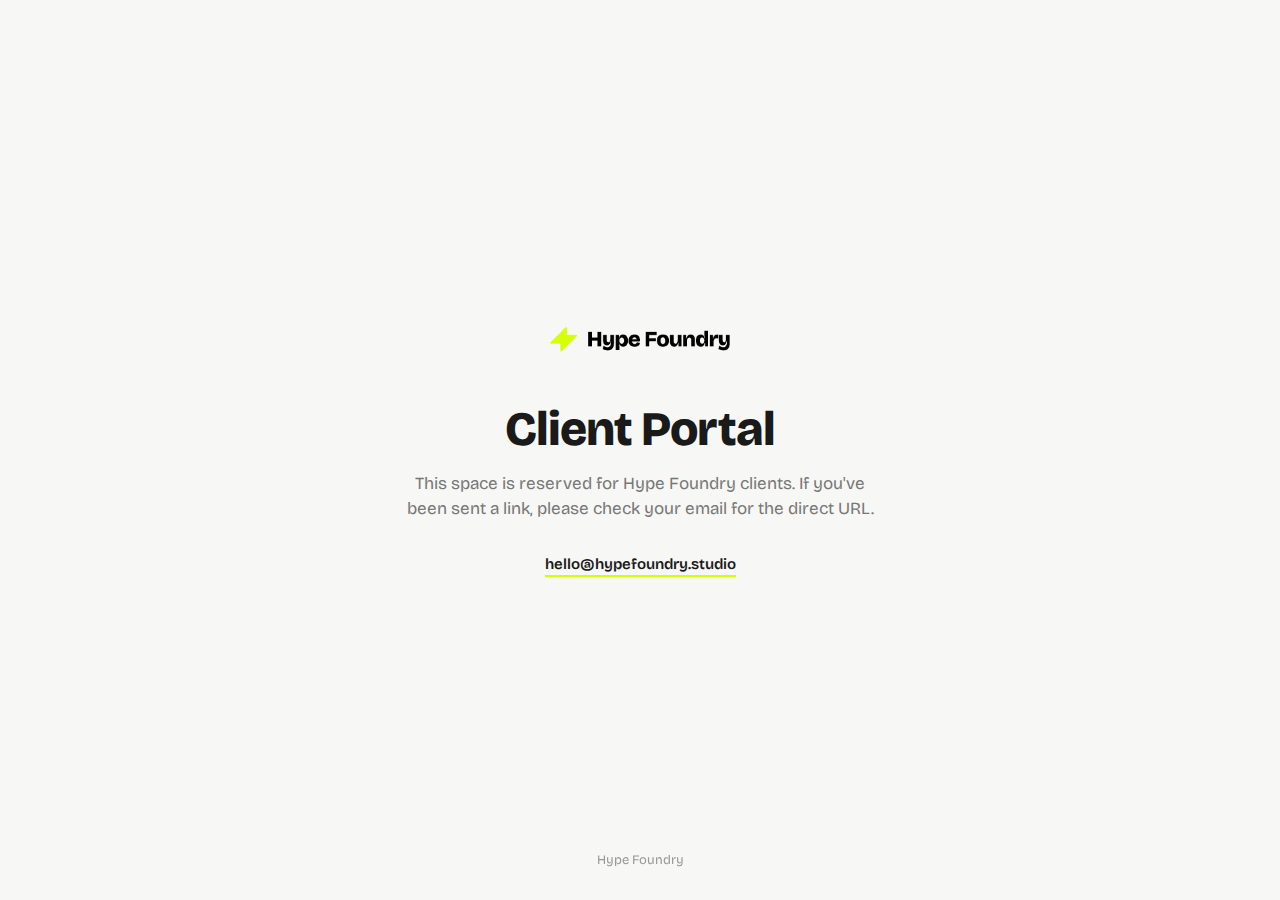
<file: index.html>
<!DOCTYPE html>
<html lang="en">
<head>
    <meta charset="UTF-8">
    <meta name="viewport" content="width=device-width, initial-scale=1.0">
    <title>Hype Foundry — Client Portal</title>
    <link rel="icon" type="image/png" href="/discovery/HSS/hf-favicon.png">
    <link rel="preconnect" href="https://fonts.googleapis.com">
    <link rel="preconnect" href="https://fonts.gstatic.com" crossorigin>
    <link href="https://fonts.googleapis.com/css2?family=Bricolage+Grotesque:wght@400;500;600;800&display=swap" rel="stylesheet">
    <style>
        :root {
            --color-black: #1A1A1A;
            --color-white: #FFFFFF;
            --color-bg: #F7F7F5;
            --color-hint: #777777;
            --color-accent: #D5FF02;
            --font-family: 'Bricolage Grotesque', sans-serif;
        }

        * {
            margin: 0;
            padding: 0;
            box-sizing: border-box;
        }

        body {
            font-family: var(--font-family);
            background: var(--color-bg);
            color: var(--color-black);
            min-height: 100vh;
            display: flex;
            flex-direction: column;
            align-items: center;
            justify-content: center;
            padding: 40px 24px;
        }

        .container {
            text-align: center;
            max-width: 480px;
        }

        .logo {
            width: 180px;
            height: auto;
            margin-bottom: 48px;
        }

        h1 {
            font-weight: 800;
            font-size: clamp(32px, 6vw, 48px);
            line-height: 1.05;
            letter-spacing: -0.02em;
            margin-bottom: 16px;
        }

        p {
            font-size: 17px;
            color: var(--color-hint);
            line-height: 1.5;
            margin-bottom: 32px;
        }

        a {
            font-family: var(--font-family);
            font-weight: 600;
            font-size: 15px;
            color: var(--color-black);
            text-decoration: none;
            border-bottom: 2px solid var(--color-accent);
            padding-bottom: 2px;
            transition: border-color 0.2s ease;
        }

        a:hover {
            border-color: var(--color-black);
        }

        .footer {
            position: fixed;
            bottom: 32px;
            font-size: 13px;
            color: #999;
        }
    </style>
</head>
<body>
    <div class="container">
        <img src="/discovery/HSS/hf-logo@2x.png" alt="Hype Foundry" class="logo">
        <h1>Client Portal</h1>
        <p>This space is reserved for Hype Foundry clients. If you've been sent a link, please check your email for the direct URL.</p>
        <a href="mailto:hello@hypefoundry.studio">hello@hypefoundry.studio</a>
    </div>
    <div class="footer">Hype Foundry</div>
</body>
</html>
</file>
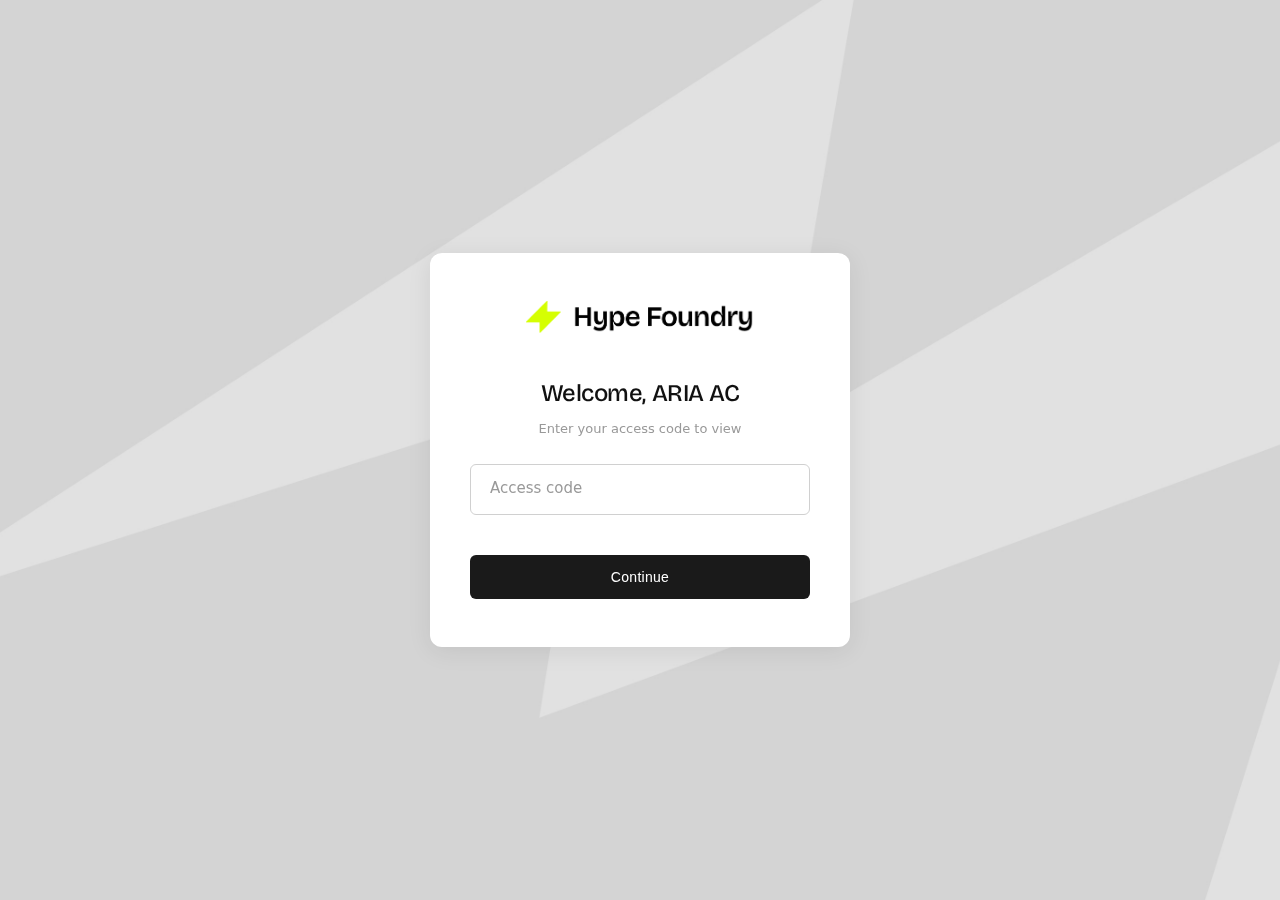
<file: ariaac/index.html>
<!DOCTYPE html>
<html lang="en">
<head>
  <meta charset="UTF-8">
  <meta name="viewport" content="width=device-width, initial-scale=1.0">
  <title>ARIA Air Conditioning — Website Audit</title>
  <link rel="icon" type="image/png" href="assets/hf-favicon.png">
  <link rel="preconnect" href="https://fonts.googleapis.com">
  <link rel="preconnect" href="https://fonts.gstatic.com" crossorigin>
  <link href="https://fonts.googleapis.com/css2?family=Bricolage+Grotesque:wght@400;500&display=swap" rel="stylesheet">
  <style>
    *, *::before, *::after { box-sizing: border-box; margin: 0; padding: 0; }

    :root {
      --text: #1a1a1a;
      --body: #444;
      --muted: #888;
      --border: #e0e0e0;
      --surface: #f7f7f7;
      --white: #fff;
      --mark: #ffe066;
      --negative: #d44;
      --positive: #2a9d5c;
    }

    html { scroll-behavior: smooth; }

    body {
      font-family: -apple-system, 'Segoe UI', system-ui, sans-serif;
      font-size: 15px;
      line-height: 1.7;
      color: var(--body);
      background: var(--white);
      -webkit-font-smoothing: antialiased;
    }

    /* ─── PAGE HEADER ─── */
    .page-header {
      max-width: 640px;
      margin: 0 auto;
      padding: 32px 32px 0;
    }

    .page-header img {
      height: 20px;
      width: auto;
      display: block;
      opacity: 1;
    }

    /* ─── HEADER ─── */
    .doc-header {
      max-width: 640px;
      margin: 0 auto;
      padding: 80px 32px 0;
    }

    .doc-header .meta {
      font-size: 12px;
      font-family: -apple-system, 'Segoe UI', system-ui, sans-serif;
      color: var(--muted);
      letter-spacing: 0.03em;
      text-transform: uppercase;
      margin-bottom: 24px;
    }

    .doc-header h1 {
      font-size: 2.4rem;
      font-weight: 700;
      color: var(--text);
      letter-spacing: -0.03em;
      line-height: 1.1;
      margin-bottom: 12px;
    }

    .doc-header .subtitle {
      font-size: 1.05rem;
      color: var(--muted);
      font-weight: 400;
      margin-bottom: 48px;
    }

    .doc-header .header-rule {
      border: none;
      border-top: 1px solid var(--text);
      margin-bottom: 0;
    }

    /* ─── CONTENT AREA ─── */
    .content {
      max-width: 640px;
      margin: 0 auto;
      padding: 0 32px;
    }

    /* ─── TYPOGRAPHY ─── */
    h2 {
      font-size: 1.4rem;
      font-weight: 700;
      color: var(--text);
      letter-spacing: -0.02em;
      margin-top: 64px;
      margin-bottom: 8px;
      padding-bottom: 8px;
      border-bottom: 1px solid var(--border);
    }

    h3 {
      font-size: 1.05rem;
      font-weight: 600;
      color: var(--text);
      margin-top: 40px;
      margin-bottom: 8px;
    }

    h4 {
      font-size: 0.9rem;
      font-weight: 600;
      color: var(--text);
      margin-top: 32px;
      margin-bottom: 6px;
      font-family: -apple-system, 'Segoe UI', system-ui, sans-serif;
      text-transform: uppercase;
      letter-spacing: 0.04em;
    }

    p {
      margin-bottom: 1rem;
    }

    strong {
      font-weight: 600;
      color: var(--text);
    }

    code {
      font-family: -apple-system, 'Segoe UI', system-ui, sans-serif;
      font-size: 0.85em;
      background: var(--surface);
      padding: 2px 6px;
      border-radius: 3px;
    }

    /* ─── LISTS ─── */
    ul, ol {
      margin-bottom: 1rem;
      padding-left: 1.5rem;
    }

    li {
      margin-bottom: 0.4rem;
      line-height: 1.6;
    }

    li::marker {
      color: var(--muted);
    }

    /* ─── TABLES ─── */
    table {
      width: 100%;
      border-collapse: collapse;
      margin: 1rem 0 1.5rem;
      font-size: 0.85rem;
    }

    th {
      text-align: left;
      font-weight: 600;
      font-size: 0.7rem;
      font-family: -apple-system, 'Segoe UI', system-ui, sans-serif;
      letter-spacing: 0.05em;
      text-transform: uppercase;
      color: var(--muted);
      padding: 8px 12px;
      border-bottom: 1px solid var(--border);
    }

    td {
      padding: 8px 12px;
      border-bottom: 1px solid var(--border);
      vertical-align: top;
      line-height: 1.5;
    }

    tr:last-child td {
      border-bottom: none;
    }

    .td-label {
      font-weight: 600;
      color: var(--text);
      white-space: nowrap;
    }

    /* ─── DIVIDER ─── */
    .divider {
      border: none;
      border-top: 1px solid var(--border);
      margin: 48px 0;
    }

    /* ─── STATS ─── */
    .stat-row {
      display: flex;
      gap: 0;
      margin: 1.5rem 0;
      border: 1px solid var(--border);
    }

    .stat-card {
      flex: 1;
      padding: 20px;
      border-right: 1px solid var(--border);
    }

    .stat-card:last-child {
      border-right: none;
    }

    .stat-number {
      font-size: 1.6rem;
      font-weight: 700;
      color: var(--text);
      letter-spacing: -0.02em;
      line-height: 1;
      margin-bottom: 4px;
    }

    .stat-label {
      font-size: 0.8rem;
      color: var(--muted);
      line-height: 1.4;
    }

    /* ─── CALLOUT ─── */
    .callout {
      padding: 16px 20px;
      margin: 1.5rem 0;
      font-size: 0.9rem;
      line-height: 1.6;
      background: transparent;
    }

    .callout p:last-child {
      margin-bottom: 0;
    }

    .callout-negative {
      border-left-color: var(--negative);
    }

    .callout-accent {
      border-left-color: var(--text);
    }

    .callout ul {
      margin-top: 0.5rem;
    }

    /* ─── SCREENSHOTS ─── */
    .screenshot-container {
      position: relative;
      margin: 1.5rem 0;
      border: 1px solid var(--border);
    }

    .screenshot-container img {
      width: 100%;
      height: auto;
      display: block;
    }

    .annotation-marker {
      position: absolute;
      width: 24px;
      height: 24px;
      border-radius: 50%;
      display: flex;
      align-items: center;
      justify-content: center;
      font-size: 11px;
      font-weight: 700;
      z-index: 10;
      box-shadow: 0 1px 4px rgba(0,0,0,0.2);
    }

    .annotation-marker.positive {
      background: var(--positive);
      color: var(--white);
    }

    .annotation-marker.negative {
      background: var(--negative);
      color: var(--white);
    }

    .annotation-ring {
      position: absolute;
      border: 2px dashed;
      border-radius: 2px;
      z-index: 5;
      pointer-events: none;
    }

    .annotation-ring.negative { border-color: var(--negative); }
    .annotation-ring.positive { border-color: var(--positive); }

    /* ─── LEGEND ─── */
    .legend {
      display: grid;
      grid-template-columns: 1fr 1fr;
      gap: 16px;
      margin: 1.5rem 0;
    }

    .legend-item {
      display: flex;
      align-items: flex-start;
      gap: 10px;
    }

    .legend-marker {
      width: 20px;
      height: 20px;
      min-width: 20px;
      border-radius: 50%;
      display: flex;
      align-items: center;
      justify-content: center;
      font-size: 10px;
      font-weight: 700;
      flex-shrink: 0;
      margin-top: 2px;
    }

    .legend-marker.positive {
      background: var(--positive);
      color: var(--white);
    }

    .legend-marker.negative {
      background: var(--negative);
      color: var(--white);
    }

    .legend-text h5 {
      font-size: 0.85rem;
      font-weight: 600;
      color: var(--text);
      margin-bottom: 2px;
    }

    .legend-text p {
      font-size: 0.8rem;
      color: var(--body);
      line-height: 1.5;
      margin: 0;
    }

    /* ─── COMPARISON ─── */
    .comparison-grid {
      display: grid;
      grid-template-columns: 1fr 1fr;
      gap: 16px;
      margin: 1.5rem 0;
    }

    .comparison-card {
      border: 1px solid var(--border);
    }

    .comparison-card .card-screenshot {
      height: 140px;
      overflow: hidden;
      background: var(--surface);
    }

    .comparison-card .card-screenshot img {
      width: 100%;
      height: 100%;
      object-fit: cover;
      object-position: top;
    }

    .comparison-card .card-body {
      padding: 14px;
    }

    .comparison-card .card-body h5 {
      font-size: 0.85rem;
      font-weight: 600;
      color: var(--text);
      margin-bottom: 8px;
    }

    .comparison-card .card-body ul {
      list-style: none;
      padding: 0;
      margin: 0;
    }

    .comparison-card .card-body li {
      font-size: 0.8rem;
      color: var(--body);
      line-height: 1.5;
      padding-left: 12px;
      position: relative;
      margin-bottom: 4px;
    }

    .comparison-card .card-body li::before {
      content: '—';
      position: absolute;
      left: 0;
      color: var(--muted);
    }

    /* ─── PATTERN CARDS ─── */
    .pattern-grid {
      display: grid;
      grid-template-columns: 1fr 1fr;
      gap: 1px;
      margin: 1.5rem 0;
      border: 1px solid var(--border);
      background: var(--border);
    }

    .pattern-card {
      padding: 16px;
      background: var(--white);
    }

    .pattern-card h5 {
      font-size: 0.8rem;
      font-weight: 600;
      color: var(--text);
      margin-bottom: 4px;
    }

    .pattern-card p {
      font-size: 0.8rem;
      color: var(--body);
      line-height: 1.5;
      margin: 0;
    }

    /* ─── REC CARDS ─── */
    .rec-grid {
      display: grid;
      grid-template-columns: 1fr 1fr;
      gap: 0 24px;
      margin: 1rem 0 1.5rem;
    }

    .rec-card {
      padding: 16px 0;
      border-bottom: 1px solid var(--border);
    }

    .rec-number {
      font-family: -apple-system, 'Segoe UI', system-ui, sans-serif;
      font-size: 11px;
      font-weight: 600;
      color: var(--muted);
      margin-bottom: 4px;
    }

    .rec-card h5 {
      font-size: 0.9rem;
      font-weight: 600;
      color: var(--text);
      margin-bottom: 4px;
    }

    .rec-card p {
      font-size: 0.8rem;
      color: var(--body);
      line-height: 1.5;
      margin: 0;
    }

    /* ─── PRIORITY LABEL ─── */
    .priority-label {
      font-family: -apple-system, 'Segoe UI', system-ui, sans-serif;
      font-size: 0.7rem;
      font-weight: 600;
      letter-spacing: 0.06em;
      text-transform: uppercase;
      color: var(--text);
      background: var(--surface);
      padding: 3px 10px;
      border: 1px solid var(--border);
    }

    /* ─── STEPS ─── */
    .steps-list {
      list-style: none;
      padding: 0;
      margin: 1.5rem 0;
    }

    .steps-list li {
      display: flex;
      align-items: flex-start;
      gap: 16px;
      padding: 14px 0;
      border-bottom: 1px solid var(--border);
      margin: 0;
    }

    .steps-list li:first-child {
      border-top: 1px solid var(--border);
    }

    .step-num {
      font-family: -apple-system, 'Segoe UI', system-ui, sans-serif;
      font-size: 13px;
      font-weight: 600;
      color: var(--muted);
      min-width: 24px;
      margin-top: 2px;
    }

    .step-content h5 {
      font-size: 0.9rem;
      font-weight: 600;
      color: var(--text);
      margin-bottom: 2px;
    }

    .step-content p {
      font-size: 0.85rem;
      color: var(--body);
      line-height: 1.5;
      margin: 0;
    }

    /* ─── STYLE DIRECTION ─── */
    .style-grid {
      display: grid;
      grid-template-columns: 1fr 1fr;
      gap: 24px;
      margin: 1.5rem 0;
    }

    .style-card {
      padding: 0;
    }

    .style-card-icon {
      display: none;
    }

    .style-card h5 {
      font-size: 0.9rem;
      font-weight: 600;
      color: var(--text);
      margin-bottom: 4px;
    }

    .style-card p {
      font-size: 0.8rem;
      color: var(--body);
      line-height: 1.5;
      margin: 0;
    }

    /* ─── SWATCH ROW ─── */
    .swatch-row {
      display: flex;
      gap: 4px;
      margin-top: 10px;
    }

    .swatch-dot {
      width: 28px;
      height: 28px;
      border-radius: 0;
    }

    /* ─── REF GRID ─── */
    .ref-grid {
      display: grid;
      grid-template-columns: 1fr 1fr;
      gap: 16px;
      margin: 1.5rem 0;
    }

    .ref-card {
      border: 1px solid var(--border);
    }

    .ref-card-img {
      width: 100%;
      aspect-ratio: 16/10;
      object-fit: cover;
      display: block;
      background: var(--surface);
    }

    .ref-card-body {
      padding: 10px 12px;
    }

    .ref-card-name {
      font-size: 0.75rem;
      font-weight: 600;
      color: var(--text);
      margin-bottom: 2px;
    }

    .ref-card-note {
      font-size: 0.7rem;
      color: var(--muted);
      line-height: 1.45;
    }

    .ref-card-note strong {
      color: var(--body);
    }

    /* ─── FOOTER ─── */
    .doc-footer {
      max-width: 640px;
      margin: 0 auto;
      padding: 64px 32px 32px;
      border-top: 2px solid var(--text);
      display: flex;
      justify-content: space-between;
      font-size: 12px;
      font-family: -apple-system, 'Segoe UI', system-ui, sans-serif;
      color: var(--muted);
    }

    /* ─── RESPONSIVE ─── */
    @media (max-width: 680px) {
      .doc-header { padding: 48px 20px 0; }
      .doc-header h1 { font-size: 1.8rem; }
      .content { padding: 0 20px; }
      .doc-footer { padding: 48px 20px 24px; }
      .stat-row { flex-direction: column; }
      .stat-card { border-right: none; border-bottom: 1px solid var(--border); }
      .stat-card:last-child { border-bottom: none; }
      .legend { grid-template-columns: 1fr; }
      .comparison-grid { grid-template-columns: 1fr; }
      .rec-grid { grid-template-columns: 1fr; }
      .pattern-grid { grid-template-columns: 1fr; }
      .style-grid { grid-template-columns: 1fr; }
      .ref-grid { grid-template-columns: 1fr; }
    }

    @media print {
      h2 { page-break-after: avoid; }
      .divider { page-break-after: avoid; }
      .login-overlay { display: none !important; }
      .audit-content { display: block !important; }
    }

    /* ─── LOGIN OVERLAY ─── */
    .login-overlay {
      position: fixed;
      inset: 0;
      z-index: 9999;
      background: url('assets/hf-bg-image.jpg') center center / cover no-repeat;
      display: flex;
      align-items: center;
      justify-content: center;
      transition: opacity 0.5s ease;
    }
    .login-overlay.fade-out {
      opacity: 0;
      pointer-events: none;
    }
    .login-card {
      background: #ffffff;
      border-radius: 12px;
      box-shadow: 0 4px 24px rgba(0,0,0,0.08);
      text-align: center;
      max-width: 420px;
      width: 100%;
      padding: 48px 40px;
      margin: 0 20px;
      position: relative;
      transition: opacity 0.5s ease, transform 0.5s ease;
    }
    .login-card.loading .login-input-wrap,
    .login-card.loading .login-button {
      opacity: 0;
      pointer-events: none;
      transition: opacity 0.3s ease;
    }
    .login-card.loading .login-subtext {
      opacity: 0;
      transition: opacity 0.3s ease;
    }
    .login-logo {
      height: 32px;
      width: auto;
      margin-bottom: 32px;
    }
    .login-heading {
      font-family: 'Bricolage Grotesque', 'Helvetica Neue', Helvetica, Arial, sans-serif;
      font-size: 24px;
      font-weight: 500;
      color: #111111;
      letter-spacing: -0.02em;
      margin-bottom: 4px;
    }
    .login-subtext {
      font-size: 13px;
      font-weight: 400;
      color: #999;
      margin-bottom: 24px;
    }
    .login-input-wrap {
      margin-bottom: 8px;
      position: relative;
    }
    .login-input {
      width: 100%;
      padding: 16px;
      font-family: 'Helvetica Neue', Helvetica, Arial, -apple-system, sans-serif;
      font-size: 15px;
      color: #1a1a1a;
      background: #fff;
      border: 1px solid #d0d0d0;
      border-radius: 6px;
      outline: none;
      text-align: left;
      transition: border-color 0.2s;
    }
    .login-input:focus {
      border-color: #1a1a1a;
    }
    .login-input::placeholder {
      color: transparent;
    }
    .login-float-label {
      position: absolute;
      left: 16px;
      top: 17px;
      font-size: 15px;
      line-height: 1;
      color: #999;
      pointer-events: none;
      transition: all 0.2s ease;
      background: #fff;
      padding: 0 4px;
    }
    .login-input:focus ~ .login-float-label,
    .login-input:not(:placeholder-shown) ~ .login-float-label {
      top: -6px;
      font-size: 11px;
      color: #666;
    }
    .login-input.error {
      border-color: #C0392B;
    }
    .login-input.error ~ .login-float-label {
      color: #C0392B;
    }
    .login-error {
      font-size: 12px;
      color: #C0392B;
      margin-top: 8px;
      text-align: left;
      opacity: 0;
      transition: opacity 0.2s;
    }
    .login-error.visible {
      opacity: 1;
    }
    .login-button {
      font-family: 'Helvetica Neue', Helvetica, Arial, -apple-system, sans-serif;
      font-size: 14px;
      font-weight: 500;
      letter-spacing: 0.02em;
      color: #fff;
      background: #1a1a1a;
      border: none;
      border-radius: 6px;
      padding: 14px 32px;
      width: 100%;
      cursor: pointer;
      transition: background 0.2s, transform 0.15s;
      margin-top: 12px;
    }
    .login-button:hover {
      background: #333;
      transform: translateY(-1px);
    }
    .login-spinner {
      display: none;
      position: absolute;
      inset: 0;
      margin: auto;
      width: 28px;
      height: 28px;
      border: 2.5px solid rgba(0,0,0,0.1);
      border-top-color: #1a1a1a;
      border-radius: 50%;
      animation: login-spin 0.7s linear infinite;
    }
    .login-spinner.visible {
      display: block;
    }
    @keyframes login-spin {
      to { transform: rotate(360deg); }
    }
    .audit-content {
      display: none;
    }
    .audit-content.visible {
      display: block;
    }
  </style>
</head>
<body>

  <!-- ═══ LOGIN OVERLAY ═══ -->
  <div class="login-overlay" id="login-overlay">
    <div class="login-card" id="login-card">
      <img src="assets/hf-logo.png" alt="Hype Foundry" class="login-logo">
      <h1 class="login-heading">Welcome, ARIA AC</h1>
      <p class="login-subtext">Enter your access code to view</p>
      <div class="login-input-wrap">
        <input type="password" id="login-password" class="login-input" placeholder=" " autocomplete="off">
        <label class="login-float-label">Access code</label>
      </div>
      <div class="login-error" id="login-error">Incorrect code. Please try again.</div>
      <button class="login-button" id="login-submit">Continue</button>
      <div class="login-spinner" id="login-spinner"></div>
    </div>
  </div>

  <!-- ═══ AUDIT CONTENT ═══ -->
  <div class="audit-content" id="audit-content">

  <!-- ═══ PAGE HEADER ═══ -->
  <div class="page-header">
    <img src="assets/hf-logo.png" alt="Hype Foundry">
  </div>

  <!-- ═══ HEADER ═══ -->
  <div class="doc-header">
    <div class="meta">Website Audit &middot; February 2026</div>
    <h1>ARIA Air Conditioning</h1>
    <div class="subtitle">Audit findings, competitor analysis, and recommendations for ariaac.com.au</div>
    <hr class="header-rule">
  </div>

  <!-- ═══ CONTENT ═══ -->
  <div class="content">

    <!-- ═══════════════════════════════════════
         1. INTRODUCTION
    ═══════════════════════════════════════ -->
    <h2>Introduction</h2>

    <p>We audited ariaac.com.au against industry best practices and HVAC national and international competitor websites to identify clear, high-impact opportunities to turn more visitors into customers.</p>

    <p>This document walks through what we found, how ARIA compares to the competition, and exactly what we recommend doing about it.</p>

    <div class="stat-row">
      <div class="stat-card">
        <div class="stat-number">90%</div>
        <div class="stat-label">of customers check reviews before choosing a trades business</div>
      </div>
      <div class="stat-card">
        <div class="stat-number">3 sec</div>
        <div class="stat-label">is how long visitors take to decide if they&rsquo;ll stay or leave</div>
      </div>
      <div class="stat-card">
        <div class="stat-number">72%</div>
        <div class="stat-label">of HVAC searches happen on mobile, often during emergencies</div>
      </div>
    </div>

    <hr class="divider">

    <!-- ═══════════════════════════════════════
         2. CURRENT SITE
    ═══════════════════════════════════════ -->
    <h2>Current Site</h2>

    <p>Green markers show what&rsquo;s working. Red markers highlight the biggest opportunities.</p>

    <div class="screenshot-container">
      <img src="assets/screenshot-ariaac-hero.png" alt="ARIA AC current homepage">
      <div class="annotation-marker positive" style="top: 2%; left: 1%;">1</div>
      <div class="annotation-marker positive" style="top: 2%; left: 42%;">2</div>
      <div class="annotation-marker negative" style="top: 38%; left: 15%;">3</div>
      <div class="annotation-ring negative" style="top: 28%; left: 3%; width: 40%; height: 30%;"></div>
      <div class="annotation-marker negative" style="top: 2%; left: 82%;">4</div>
      <div class="annotation-ring negative" style="top: 0%; left: 70%; width: 22%; height: 8%;"></div>
      <div class="annotation-marker negative" style="top: 62%; left: 50%;">5</div>
      <div class="annotation-marker negative" style="top: 82%; left: 50%;">6</div>
    </div>

    <div class="legend">
      <div class="legend-item">
        <div class="legend-marker positive">1</div>
        <div class="legend-text">
          <h5>Strong Brand Identity</h5>
          <p>The ARIA logo and blue-teal palette are clean, professional, and well-suited to the AC industry.</p>
        </div>
      </div>
      <div class="legend-item">
        <div class="legend-marker positive">2</div>
        <div class="legend-text">
          <h5>Clear Navigation</h5>
          <p>Residential, Commercial, Service and Repair, Contact Us. Logical structure is already in place.</p>
        </div>
      </div>
      <div class="legend-item">
        <div class="legend-marker negative">3</div>
        <div class="legend-text">
          <h5>Hero Message Opportunity</h5>
          <p>&ldquo;Experience More Comfort&rdquo; could be more specific - telling visitors what ARIA does, where, and why to choose them.</p>
        </div>
      </div>
      <div class="legend-item">
        <div class="legend-marker negative">4</div>
        <div class="legend-text">
          <h5>Phone &amp; Action Button</h5>
          <p>There&rsquo;s space in the header for a phone number and a &ldquo;Get a Quote&rdquo; button - currently only social icons are shown.</p>
        </div>
      </div>
      <div class="legend-item">
        <div class="legend-marker negative">5</div>
        <div class="legend-text">
          <h5>Social Proof Opportunity</h5>
          <p>There&rsquo;s room to add Google reviews, star ratings, certifications, guarantees, or years-in-business messaging.</p>
        </div>
      </div>
      <div class="legend-item">
        <div class="legend-marker negative">6</div>
        <div class="legend-text">
          <h5>Below-the-Fold Content</h5>
          <p>Installation photos are a good start - adding service descriptions, a &ldquo;How It Works&rdquo; section, and reasons to choose ARIA would give visitors more to engage with.</p>
        </div>
      </div>
    </div>

    <hr class="divider">

    <!-- ═══════════════════════════════════════
         3. THE FIRST 3 SECONDS
    ═══════════════════════════════════════ -->
    <h2>The First 3 Seconds</h2>

    <p>When someone lands on your homepage, this is what they see. In those first few seconds, they&rsquo;re looking for answers to three questions: &ldquo;What do you do?&rdquo;, &ldquo;Can I trust you?&rdquo;, and &ldquo;How do I contact you?&rdquo;</p>

    <div class="screenshot-container">
      <img src="assets/screenshot-ariaac-hero.png" alt="ARIA AC hero section">
      <div class="annotation-ring negative" style="top: 0%; left: 65%; width: 34%; height: 8%;"></div>
      <div class="annotation-ring negative" style="top: 25%; left: 2%; width: 45%; height: 35%;"></div>
      <div class="annotation-ring negative" style="top: 68%; left: 2%; width: 96%; height: 8%;"></div>
    </div>

    <h3>What We&rsquo;d Add</h3>
    <ul>
      <li><strong>Specific headline</strong> - &ldquo;Experience More Comfort&rdquo; could be more direct. Something that says who ARIA is, what they do, and where.</li>
      <li><strong>Phone number</strong> - adding a visible phone number in the header makes it easy for customers to call, especially on mobile.</li>
      <li><strong>CTA button</strong> - a prominent &ldquo;Get a Free Quote&rdquo; or &ldquo;Book Now&rdquo; button gives visitors a clear next step.</li>
      <li><strong>Trust bar</strong> - star ratings, review counts, years in business, or certification badges build confidence instantly.</li>
    </ul>

    <h3>What Competitors Are Showing Here</h3>
    <ul>
      <li><strong>Service Today Adelaide</strong> - 5,600+ reviews displayed above the fold</li>
      <li><strong>Air Comfort Services</strong> - &ldquo;Operating since 1981&rdquo; plus ISO certifications</li>
      <li><strong>Industry standard</strong> - sticky header with phone + CTA always visible</li>
      <li><strong>Best practice</strong> - a 3-step &ldquo;How It Works&rdquo; section builds confidence</li>
    </ul>

    <hr class="divider">

    <!-- ═══════════════════════════════════════
         4. THE REST OF THE SITE
    ═══════════════════════════════════════ -->
    <h2>The Rest of the Site</h2>

    <p>We reviewed every page accessible from the ARIA navigation. All five subpages are live and have solid content foundations. Below is a page-by-page audit with specific findings and recommendations for each.</p>

    <!-- ── RESIDENTIAL ── -->
    <h3>Residential</h3>

    <div class="screenshot-container" style="margin: 1rem 0;">
      <img src="assets/screenshot-residential-full.png" alt="ARIA Residential page full">
    </div>

    <table>
      <thead>
        <tr><th>Improvement</th><th>Detail</th></tr>
      </thead>
      <tbody>
        <tr><td class="td-label">URL</td><td>Update from <strong>/residental</strong> to <strong>/residential</strong> - correcting the typo improves SEO and builds trust in shared links.</td></tr>
        <tr><td class="td-label">Layout</td><td>The three text columns cover good topics (Air Conditioning Systems, New Builds, Existing Homes). Adding visual hierarchy, icons, and imagery would make this content much easier to scan.</td></tr>
        <tr><td class="td-label">CTAs</td><td>Replace the &ldquo;Book a consult.&rdquo; text links with prominent, high-contrast buttons. Making the CTA impossible to miss will improve conversion rates.</td></tr>
        <tr><td class="td-label">Content</td><td>The page already mentions split systems, ducted, reverse cycle, and cassette systems - great foundation. Giving each system type its own section with pricing indicators and a &ldquo;what to expect&rdquo; process would make this content work much harder.</td></tr>
        <tr><td class="td-label">Photography</td><td>Swap stock imagery for real ARIA installation photos and Adelaide homes. Authentic photography builds confidence far more than generic stock.</td></tr>
        <tr><td class="td-label">Trust</td><td>Add Google Reviews, certifications, years of experience, and licence numbers. These trust signals give visitors the confidence to take the next step.</td></tr>
      </tbody>
    </table>

    <div class="callout">
      <p><strong>Proposed new structure for /residential</strong></p>
      <ul style="margin: 0.5rem 0 0 1.25rem;">
        <li>Lifestyle hero of a comfortable Adelaide home</li>
        <li>Dedicated sub-pages for each system type:
          <ul style="margin: 0.25rem 0 0.25rem 1.25rem;">
            <li><strong>/residential/split-systems</strong></li>
            <li><strong>/residential/ducted</strong></li>
            <li><strong>/residential/reverse-cycle</strong></li>
          </ul>
        </li>
        <li>Parent page links to all three with a visual overview</li>
        <li>Pricing indicators (&ldquo;Split systems from $X installed&rdquo;)</li>
        <li>&ldquo;How It Works&rdquo; 3-step process</li>
        <li>Real ARIA installation photos</li>
        <li>Google Reviews widget</li>
        <li>Prominent &ldquo;Get a Free Quote&rdquo; button</li>
      </ul>
    </div>

    <hr class="divider">

    <!-- ── COMMERCIAL ── -->
    <h3>Commercial</h3>

    <div class="screenshot-container" style="margin: 1rem 0;">
      <img src="assets/screenshot-commercial-full.png" alt="ARIA Commercial page full">
    </div>

    <table>
      <thead>
        <tr><th>Improvement</th><th>Detail</th></tr>
      </thead>
      <tbody>
        <tr><td class="td-label">URL</td><td>Update from <strong>/air-conditioning-commerical</strong> to <strong>/commercial</strong> - correcting the typo and shortening the slug for cleaner SEO and easier sharing.</td></tr>
        <tr><td class="td-label">Layout</td><td>The two-column structure covers solid ground (Commercial Install and Service Agreements). Expanding this into a fuller page with dedicated sections would give the commercial offering the presence it deserves.</td></tr>
        <tr><td class="td-label">Content</td><td>The page already mentions builders, shop fitters, property managers, schools, and hospitals, plus VRV and multi-head systems - these are valuable differentiators. Giving each audience and system type its own section would make them easier to find and more persuasive.</td></tr>
        <tr><td class="td-label">Service agreements</td><td>For Commercial Service Agreements, include detail about what&rsquo;s included, pricing tiers, and why a business should sign up. This creates an additional recurring revenue opportunity.</td></tr>
        <tr><td class="td-label">Photography</td><td>Replace construction framing and warehouse shots with completed ARIA commercial installations. Real project photos build credibility with property managers and business owners.</td></tr>
        <tr><td class="td-label">Trust</td><td>Add case studies, project examples, and industry-specific references. Showing completed work gives property managers and business owners the evidence they need to get in touch.</td></tr>
      </tbody>
    </table>

    <div class="callout">
      <p><strong>Proposed new structure for /commercial</strong></p>
      <ul style="margin: 0.5rem 0 0 1.25rem;">
        <li>Industry-specific sections (retail, hospitality, healthcare, education)</li>
        <li>Dedicated sub-page at <strong>/commercial/service-agreements</strong> with clear inclusions, pricing tiers, and benefits</li>
        <li>Project gallery with completed commercial installations</li>
        <li>Relevant certifications and insurance details</li>
        <li>Testimonials from commercial clients</li>
        <li>&ldquo;Request a Commercial Quote&rdquo; form</li>
      </ul>
    </div>

    <hr class="divider">

    <!-- ── SERVICE & REPAIR ── -->
    <h3>Service &amp; Repair</h3>

    <div class="screenshot-container" style="margin: 1rem 0;">
      <img src="assets/screenshot-service-repair-full.png" alt="ARIA Service and Repair page full">
    </div>

    <table>
      <thead>
        <tr><th>Improvement</th><th>Detail</th></tr>
      </thead>
      <tbody>
        <tr><td class="td-label">Content quality</td><td>This is the strongest content on the site - genuine descriptions of preventative maintenance, diagnostic reports, and repair capabilities. ARIA&rsquo;s expertise really comes through here. With better presentation, this content would be a powerful conversion tool.</td></tr>
        <tr><td class="td-label">Layout</td><td>The page covers air filters, airflow optimisation, diagnostic reports, and long-term repair solutions - all valuable. Breaking this into scannable sections with headings and icons would make the content much more accessible.</td></tr>
        <tr><td class="td-label">CTAs</td><td>Upgrade &ldquo;Book a service.&rdquo; and &ldquo;Book a repair.&rdquo; text links to prominent, high-contrast buttons. For emergency situations, a visible phone number and CTA button within 2 seconds of landing helps customers take action fast.</td></tr>
        <tr><td class="td-label">Pricing</td><td>Adding pricing indicators (e.g. &ldquo;Standard service from $X&rdquo;) reduces friction and sets clear expectations for customers.</td></tr>
        <tr><td class="td-label">Emergency</td><td>Include after-hours availability, emergency call-out details, and estimated response times. Most customers searching for AC repair need help urgently - this information helps them choose ARIA.</td></tr>
        <tr><td class="td-label">Photography</td><td>Replace stock imagery with professional photos of the ARIA team in action. Real team photos build confidence and show the care behind the work.</td></tr>
      </tbody>
    </table>

    <div class="callout">
      <p><strong>Proposed new structure for /service-repair</strong></p>
      <ul style="margin: 0.5rem 0 0 1.25rem;">
        <li>Parent page with full service overview and &ldquo;Common Issues We Fix&rdquo; section</li>
        <li>Dedicated sub-pages:
          <ul style="margin: 0.25rem 0 0.25rem 1.25rem;">
            <li><strong>/service-repair/maintenance</strong> - scheduled servicing</li>
            <li><strong>/service-repair/emergency</strong> - urgent repairs</li>
          </ul>
        </li>
        <li>Pricing transparency (&ldquo;Standard service from $X&rdquo;)</li>
        <li>Prominent &ldquo;Book a Service&rdquo; and &ldquo;Book a Repair&rdquo; buttons</li>
        <li>&ldquo;Signs You Need a Service&rdquo; checklist</li>
        <li>Seasonal maintenance reminders</li>
        <li>Before-and-after examples</li>
      </ul>
    </div>

    <hr class="divider">

    <!-- ── CONTACT ── -->
    <h3>Contact Us</h3>

    <div class="screenshot-container" style="margin: 1rem 0;">
      <img src="assets/screenshot-contact-full.png" alt="ARIA Contact page full">
    </div>

    <table>
      <thead>
        <tr><th>Improvement</th><th>Detail</th></tr>
      </thead>
      <tbody>
        <tr><td class="td-label">URL</td><td>Update from <strong>/request-a-free-quote</strong> to <strong>/contact</strong> - aligning the URL with the navigation label (&ldquo;Contact Us&rdquo;) gives the page a single clear purpose for both users and search engines.</td></tr>
        <tr><td class="td-label">Form</td><td>Simplify from six fields to four: Name, Phone, Service Type (dropdown), and Message. Fewer fields means higher completion rates - every field removed reduces friction.</td></tr>
        <tr><td class="td-label">CTA button</td><td>Make the submit button full-width, high-contrast, and action-specific (&ldquo;Get Your Free Quote&rdquo; rather than &ldquo;Send Request&rdquo;). Clear, confident CTAs drive more submissions.</td></tr>
        <tr><td class="td-label">Phone number</td><td>Make the phone number the most prominent element on the page - large, clickable, and visible immediately. Many AC customers prefer to call, especially for urgent issues.</td></tr>
        <tr><td class="td-label">Response time</td><td>Updating the response promise from 48 hours to something faster (&ldquo;We typically respond within 2 hours during business hours&rdquo;) sets ARIA apart from competitors and gives customers confidence.</td></tr>
        <tr><td class="td-label">Map</td><td>The Google Map embed showing the Prospect location is a great element to keep - it reinforces local presence and helps with local SEO.</td></tr>
      </tbody>
    </table>

    <div class="callout">
      <p><strong>Proposed new structure for /contact</strong></p>
      <ul style="margin: 0.5rem 0 0 1.25rem;">
        <li>Large, clickable phone number at the top</li>
        <li>Simplified 4-field form: Name, Phone, Service Type, Message</li>
        <li>Full-width, high-contrast CTA button (&ldquo;Get Your Free Quote&rdquo;)</li>
        <li>Emergency contact section for urgent repairs with direct phone link</li>
        <li>Business hours</li>
        <li>Google Map embed (keep existing)</li>
        <li>Faster response promise (&ldquo;We typically respond within 2 hours&rdquo;)</li>
      </ul>
    </div>

    <hr class="divider">

    <!-- ── CROSS-SITE SUMMARY ── -->
    <h3>Improvements Across All Pages</h3>

    <p>These opportunities apply across the whole site - addressing them in the new build will lift every page at once.</p>

    <table>
      <thead>
        <tr><th>Opportunity</th><th>Improvement</th></tr>
      </thead>
      <tbody>
        <tr><td class="td-label">Distinct page purpose</td><td>Each page should have a clear focus - its own hero image, tailored content, and a specific conversion goal. This helps visitors immediately understand what the page is about and what to do next.</td></tr>
        <tr><td class="td-label">Trust signals</td><td>Add Google Reviews, certifications, team photos, and years-of-experience messaging to every page. These elements give visitors the confidence to take the next step.</td></tr>
        <tr><td class="td-label">Prominent CTAs</td><td>Replace text-link CTAs with high-contrast buttons on every page. A clear, visible call-to-action is the single biggest conversion lever.</td></tr>
        <tr><td class="td-label">Clean URL structure</td><td>Correct the two URL typos and adopt short, keyword-rich slugs across the new site. Clean URLs improve SEO and look professional in shared links.</td></tr>
        <tr><td class="td-label">Real photography</td><td>Replace stock imagery with photos of the ARIA team, completed installations, and Adelaide homes. Authentic photography builds trust far more than generic stock.</td></tr>
        <tr><td class="td-label">Consistent footer CTA</td><td>The blue &ldquo;free quote&rdquo; bar in the current footer is a strong pattern - bringing this CTA energy to the top of every page (not just the bottom) will capture visitors before they leave.</td></tr>
      </tbody>
    </table>

    <div class="callout">
      <p><strong>The opportunity:</strong> ARIA has 15+ years of experience and the content on the Service &amp; Repair page proves the team knows their craft. The new build is a chance to let that expertise shine through every page - with its own purpose, its own content strategy, and its own conversion path, so each page works as hard as the business behind it.</p>
    </div>

    <hr class="divider">

    <!-- ═══════════════════════════════════════
         SEO & CONTENT STRATEGY
    ═══════════════════════════════════════ -->
    <h2>SEO &amp; Content Strategy</h2>

    <p>SEO (Search Engine Optimisation) is how your site gets found on Google. We ran an audit across all six live pages, checking the behind-the-scenes elements that Google uses to understand and rank content - things like page titles, headings, and structured data. Here&rsquo;s what we found and what the new build should include.</p>

    <!-- ── TECHNICAL SEO TABLE ── -->
    <h3>Technical SEO Overview</h3>

    <p>Every page was checked for the fundamentals: <strong>title tags</strong> (the clickable headline in Google results), <strong>H1 headings</strong> (the main heading on the page that tells Google what it&rsquo;s about), and <strong>schema markup</strong> (hidden structured data that helps Google show rich results like star ratings and business info).</p>

    <table>
      <thead>
        <tr><th>Page</th><th>Title Tag</th><th>H1</th><th>Schema</th><th>Opportunity</th></tr>
      </thead>
      <tbody>
        <tr>
          <td class="td-label">Homepage</td>
          <td>Aria Air Conditioning | Air Conditioning Installs &amp; Repairs Adelaide</td>
          <td style="color: var(--muted); font-style: italic;">Missing</td>
          <td>WebSite only</td>
          <td>Add an H1 tag. Upgrade schema from generic WebSite to LocalBusiness with address and phone.</td>
        </tr>
        <tr>
          <td class="td-label">Residential</td>
          <td><span style="color: var(--negative);">Products</span> | Aria Air Conditioning&hellip;</td>
          <td style="color: var(--muted); font-style: italic;">Missing</td>
          <td style="color: var(--muted); font-style: italic;">Missing</td>
          <td>Title says &ldquo;Products&rdquo; not &ldquo;Residential&rdquo;. Uses H6 as main heading. Shares meta description with 2 other pages.</td>
        </tr>
        <tr>
          <td class="td-label">Commercial</td>
          <td><span style="color: var(--negative);">Products</span> | Aria Air Conditioning&hellip;</td>
          <td style="color: var(--muted); font-style: italic;">Missing</td>
          <td style="color: var(--muted); font-style: italic;">Missing</td>
          <td>Identical title and meta description to Residential page - unique titles will help each page rank for its own keywords.</td>
        </tr>
        <tr>
          <td class="td-label">Service &amp; Repair</td>
          <td><span style="color: var(--negative);">Products</span> | Aria Air Conditioning&hellip;</td>
          <td style="color: var(--muted); font-style: italic;">Missing</td>
          <td style="color: var(--muted); font-style: italic;">Missing</td>
          <td>Third page sharing the same &ldquo;Products&rdquo; title. Uses H3 and H6 but no H1.</td>
        </tr>
        <tr>
          <td class="td-label">Contact</td>
          <td>Request a Free Quote | Aria Air Conditioning | Air Conditioning <span style="color: var(--negative);">Instal</span></td>
          <td style="color: var(--muted); font-style: italic;">Missing</td>
          <td style="color: var(--muted); font-style: italic;">Missing</td>
          <td>Title is truncated mid-word (&ldquo;Instal&rdquo;). No heading tags on the page.</td>
        </tr>
        <tr>
          <td class="td-label">About Us</td>
          <td>About us | <span style="color: var(--negative);">ariaairconditioning</span></td>
          <td style="color: var(--muted); font-style: italic;">Missing</td>
          <td style="color: var(--muted); font-style: italic;">Missing</td>
          <td>Title uses raw site name. Heading says &ldquo;PUBLIC&rdquo; (placeholder). Image alts use Wix defaults.</td>
        </tr>
      </tbody>
    </table>

    <div class="callout">
      <p><strong>H1 tags - an easy win.</strong> The H1 is the main heading that tells Google what each page is about. Currently none of the six pages have one, which means search engines are guessing. Adding a clear, keyword-focused H1 to every page in the new build is one of the simplest and highest-impact SEO improvements we can make.</p>
    </div>

    <hr class="divider">

    <!-- ── DUPLICATE META ── -->
    <h3>Duplicate Content Signals</h3>

    <p>Three pages - Residential, Commercial, and Service &amp; Repair - share the <strong>exact same title tag</strong> and <strong>exact same meta description</strong>:</p>

    <div class="callout">
      <p><strong>Title:</strong> &ldquo;Products | Aria Air Conditioning | Air Conditioning Installs &amp; Repairs&rdquo;</p>
      <p><strong>Description:</strong> &ldquo;Wall Split Systems, Ducted Reverse Cycle, Bulkhead Systems are the products we offer at Aria Air Conditioning. Air Conditioning Installs &amp; Repairs in Adelaide. Residential &amp; Commercial. Get A Free Quote&rdquo;</p>
    </div>

    <p>When multiple pages share the same title and description, Google treats them as near-duplicates. Instead of three pages each ranking for their own keyword cluster, they end up competing against each other for the same generic terms. Unique titles and descriptions for each page will fix this.</p>

    <hr class="divider">

    <!-- ── SITEMAP ── -->
    <h3>Sitemap &amp; Orphan Pages</h3>

    <p>ARIA&rsquo;s sitemap lists <strong>21 URLs</strong> - but only 6 are linked from the navigation. The other 15 are orphan pages, duplicates, or Wix artefacts that Google is being told to crawl and index.</p>

    <div class="stat-row">
      <div class="stat-card">
        <div class="stat-number">21</div>
        <div class="stat-label">URLs in sitemap</div>
      </div>
      <div class="stat-card">
        <div class="stat-number">6</div>
        <div class="stat-label">Pages in navigation</div>
      </div>
      <div class="stat-card">
        <div class="stat-number">15</div>
        <div class="stat-label">Orphan / duplicate pages</div>
      </div>
    </div>

    <p>Orphan pages include URLs like <code>/copy-of-builders-and-architects-1</code>, <code>/copy-of-builders-and-architects-2</code>, <code>/copy-of-builders-and-architects-3</code>, <code>/copy-of-products</code>, <code>/copy-of-split-vs-ducted-air-conditi</code> (truncated), and <code>/home</code> (duplicate of root). These extra pages spread Google&rsquo;s attention across content that isn&rsquo;t meant to be public, making it harder for the real pages to stand out.</p>

    <div class="callout">
      <p><strong>Good news: the robots.txt is set up correctly</strong> - it allows full crawling and points to the sitemap. The opportunity is in the sitemap itself: a clean version listing only real, valuable pages will help Google focus on the content that matters. This is straightforward to set up in the new build.</p>
    </div>

    <hr class="divider">

    <!-- ── URL STRUCTURE ── -->
    <h3>URL Structure</h3>

    <p>Clean, descriptive URLs are a ranking signal and a trust signal. ARIA&rsquo;s current URLs have multiple problems:</p>

    <table>
      <thead>
        <tr><th>Current URL</th><th>Problem</th><th>Recommended</th></tr>
      </thead>
      <tbody>
        <tr><td class="td-label">/residental</td><td>Misspelled (missing &lsquo;i&rsquo;)</td><td style="color: var(--positive);">/residential</td></tr>
        <tr><td class="td-label">/air-conditioning-commerical</td><td>Misspelled (missing &lsquo;r&rsquo;)</td><td style="color: var(--positive);">/commercial</td></tr>
        <tr><td class="td-label">/air-conditioning-service-repair</td><td>Unnecessarily long</td><td style="color: var(--positive);">/service-repair</td></tr>
        <tr><td class="td-label">/request-a-free-quote</td><td>Doesn&rsquo;t match nav label</td><td style="color: var(--positive);">/contact</td></tr>
        <tr><td class="td-label">/copy-of-builders-and-architects-1</td><td>Wix auto-generated slug</td><td style="color: var(--positive);">Merge into /residential</td></tr>
      </tbody>
    </table>

    <hr class="divider">

    <!-- ── SCHEMA ── -->
    <h3>Schema Markup</h3>

    <p>Schema markup is code added behind the scenes that tells Google exactly what your business is, what services you offer, and where you operate. Think of it as a structured fact sheet for search engines. ARIA&rsquo;s site has one schema entry - a generic <code>WebSite</code> tag on the homepage with the site name set to &ldquo;ariaairconditioning&rdquo; (no spaces, no proper branding).</p>

    <p>Missing schema that the new build should include:</p>

    <table>
      <thead>
        <tr><th>Schema Type</th><th>Purpose</th><th>Where</th></tr>
      </thead>
      <tbody>
        <tr><td class="td-label">LocalBusiness</td><td>Business name, address, phone, hours, service area - powers Google Business Profile and local pack results</td><td>Sitewide</td></tr>
        <tr><td class="td-label">Service</td><td>Individual service descriptions with pricing indicators</td><td>Each service page</td></tr>
        <tr><td class="td-label">FAQ</td><td>Common questions - can trigger FAQ rich results in search</td><td>Service &amp; detail pages</td></tr>
        <tr><td class="td-label">BreadcrumbList</td><td>Navigation path - improves how URLs display in search results</td><td>Sitewide</td></tr>
        <tr><td class="td-label">AggregateRating</td><td>Star ratings from Google Reviews - eye-catching in search results</td><td>Homepage, service pages</td></tr>
      </tbody>
    </table>

    <hr class="divider">

    <!-- ── IMAGE SEO ── -->
    <h3>Image SEO</h3>

    <p>Image alt tags help Google understand visual content and improve accessibility. Most ARIA images have alt text, which is a good start - but the descriptions themselves need improvement:</p>

    <table>
      <thead>
        <tr><th>Page</th><th>Images</th><th>With Alt</th><th>Quality</th></tr>
      </thead>
      <tbody>
        <tr><td class="td-label">Homepage</td><td>8</td><td>7 of 8</td><td>Generic: &ldquo;WALL SPLIT SYSTEM AIR CONDITIONER&rdquo; (all caps, no context)</td></tr>
        <tr><td class="td-label">Residential</td><td>8</td><td>8 of 8</td><td>Includes &ldquo;AIRTOUCH 5&rdquo; brand name but &ldquo;TECHNOLEDGE&rdquo; is misspelled</td></tr>
        <tr><td class="td-label">Service &amp; Repair</td><td>7</td><td>7 of 7</td><td>Raw filenames as alts: &ldquo;shutterstock_1948672126.jpg&rdquo;, &ldquo;Screenshot 2024-06-04&hellip;&rdquo;</td></tr>
        <tr><td class="td-label">About Us</td><td>8</td><td>8 of 8</td><td>Wix defaults: &ldquo;I&rsquo;m an image title.&rdquo; on all 4 content images</td></tr>
      </tbody>
    </table>

    <div class="callout">
      <p><strong>For the new build:</strong> Every image should have a descriptive, keyword-relevant alt tag. Example: instead of &ldquo;WALL SPLIT SYSTEM AIR CONDITIONER&rdquo;, use &ldquo;Daikin split system installation in an Adelaide living room by ARIA Air Conditioning&rdquo;. This helps with image search rankings and accessibility compliance.</p>
    </div>

    <hr class="divider">

    <!-- ── RECOMMENDED SITE STRUCTURE ── -->
    <h3>Recommended Site Structure</h3>

    <p>The current site has 6 pages covering a lot of ground, but without a clear keyword strategy behind them. The new build should use a tiered content structure where each page targets a specific keyword cluster and links to related pages.</p>

    <h4>Tier 1 - Core Pages</h4>

    <table>
      <thead>
        <tr><th>Page</th><th>URL</th><th>Primary Keyword</th></tr>
      </thead>
      <tbody>
        <tr><td class="td-label">Home</td><td>/</td><td>air conditioning adelaide</td></tr>
        <tr><td class="td-label">Residential</td><td>/residential</td><td>residential air conditioning adelaide</td></tr>
        <tr><td class="td-label">Commercial</td><td>/commercial</td><td>commercial air conditioning adelaide</td></tr>
        <tr><td class="td-label">Service &amp; Repair</td><td>/service-repair</td><td>air conditioning service adelaide</td></tr>
        <tr><td class="td-label">About</td><td>/about</td><td>adelaide air conditioning company</td></tr>
        <tr><td class="td-label">Contact</td><td>/contact</td><td>aria air conditioning contact</td></tr>
        <tr><td class="td-label">Areas We Service</td><td>/areas</td><td>air conditioning service areas adelaide</td></tr>
      </tbody>
    </table>

    <h4>Tier 2 - Service Detail Pages</h4>

    <p>These target specific high-intent search queries and link up to their parent Tier 1 page.</p>

    <table>
      <thead>
        <tr><th>Page</th><th>URL</th><th>Keyword Target</th></tr>
      </thead>
      <tbody>
        <tr><td class="td-label">Split Systems</td><td>/residential/split-systems</td><td>split system installation adelaide</td></tr>
        <tr><td class="td-label">Ducted AC</td><td>/residential/ducted</td><td>ducted air conditioning adelaide</td></tr>
        <tr><td class="td-label">Reverse Cycle</td><td>/residential/reverse-cycle</td><td>reverse cycle air conditioning adelaide</td></tr>
        <tr><td class="td-label">AC Maintenance</td><td>/service-repair/maintenance</td><td>air conditioning maintenance adelaide</td></tr>
        <tr><td class="td-label">Emergency Repair</td><td>/service-repair/emergency</td><td>emergency ac repair adelaide</td></tr>
        <tr><td class="td-label">Service Agreements</td><td>/commercial/service-agreements</td><td>commercial ac service agreement</td></tr>
      </tbody>
    </table>

    <h4>Tier 3 - Location Pages</h4>

    <p>Target &ldquo;air conditioning + suburb&rdquo; searches. Each page references local projects and links to service pages.</p>

    <table>
      <thead>
        <tr><th>Suburb</th><th>URL</th><th>Keyword Target</th></tr>
      </thead>
      <tbody>
        <tr><td class="td-label">Prospect</td><td>/areas/prospect</td><td>air conditioning prospect</td></tr>
        <tr><td class="td-label">Adelaide CBD</td><td>/areas/adelaide-cbd</td><td>air conditioning adelaide cbd</td></tr>
        <tr><td class="td-label">North Adelaide</td><td>/areas/north-adelaide</td><td>air conditioning north adelaide</td></tr>
        <tr><td class="td-label">Norwood</td><td>/areas/norwood</td><td>air conditioning norwood</td></tr>
        <tr><td class="td-label">Unley</td><td>/areas/unley</td><td>air conditioning unley</td></tr>
      </tbody>
    </table>

    <h4>Tier 4 - Blog / Resources</h4>

    <p>Long-tail keyword capture and topical authority. Published monthly to build organic traffic over time.</p>

    <table>
      <thead>
        <tr><th>Topic</th><th>URL</th><th>Keyword Target</th></tr>
      </thead>
      <tbody>
        <tr><td class="td-label">Split vs Ducted</td><td>/blog/split-vs-ducted</td><td>split vs ducted air conditioning</td></tr>
        <tr><td class="td-label">Service Frequency</td><td>/blog/how-often-service-ac</td><td>how often service air conditioner</td></tr>
        <tr><td class="td-label">Replacement Signs</td><td>/blog/signs-ac-needs-replacing</td><td>when to replace air conditioner</td></tr>
        <tr><td class="td-label">Summer Tips</td><td>/blog/adelaide-summer-ac-tips</td><td>keeping cool adelaide summer</td></tr>
      </tbody>
    </table>

    <hr class="divider">

    <!-- ── CONTENT REQUIREMENTS ── -->
    <h3>Content Requirements</h3>

    <table>
      <thead>
        <tr><th>Page Type</th><th>Min Words</th><th>Must Include</th></tr>
      </thead>
      <tbody>
        <tr><td class="td-label">Core service page</td><td>600&ndash;800</td><td>H1 with primary keyword, 2&ndash;3 H2 subheadings, CTA above the fold, schema markup, internal links to related services</td></tr>
        <tr><td class="td-label">Service detail page</td><td>400&ndash;600</td><td>Specific system info, pricing indicators, FAQ section, link back to parent page</td></tr>
        <tr><td class="td-label">Location page</td><td>300&ndash;500</td><td>Suburb name in H1 and title tag, local project references, service area map, NAP block</td></tr>
        <tr><td class="td-label">Blog post</td><td>800&ndash;1,200</td><td>Target keyword in H1, 3&ndash;5 H2 subheadings, internal links to service pages, author byline</td></tr>
      </tbody>
    </table>

    <hr class="divider">

    <!-- ── TECHNICAL FOUNDATIONS ── -->
    <h3>Technical Foundations for the New Build</h3>

    <p>Every page on the new site should include these on-page SEO essentials:</p>

    <table>
      <thead>
        <tr><th>Element</th><th>Requirement</th></tr>
      </thead>
      <tbody>
        <tr><td class="td-label">Title tag</td><td>Unique per page. Template: <strong>[Service] Adelaide | ARIA Air Conditioning</strong>. Under 60 characters.</td></tr>
        <tr><td class="td-label">Meta description</td><td>Unique per page. Include primary keyword + CTA. Under 155 characters.</td></tr>
        <tr><td class="td-label">H1 tag</td><td>Exactly one per page. Contains the primary keyword.</td></tr>
        <tr><td class="td-label">Canonical tag</td><td>A tag that tells Google &ldquo;this is the official version of this page&rdquo; - prevents duplicate content issues.</td></tr>
        <tr><td class="td-label">Open Graph</td><td>Social sharing tags (og:title, og:description, og:image) that control how pages look when shared on Facebook, LinkedIn, etc.</td></tr>
        <tr><td class="td-label">Image alts</td><td>Descriptive, keyword-relevant alt text on every image. No filenames, no Wix defaults.</td></tr>
        <tr><td class="td-label">Internal linking</td><td>Every page links to 2&ndash;3 related pages. Service &rarr; detail &rarr; location &rarr; blog.</td></tr>
        <tr><td class="td-label">Mobile-first</td><td>Responsive design. Core Web Vitals targets (Google&rsquo;s speed metrics): LCP &lt; 2.5s (page loads fast), CLS &lt; 0.1 (layout doesn&rsquo;t jump around), INP &lt; 200ms (buttons respond instantly).</td></tr>
        <tr><td class="td-label">Sitemap</td><td>Clean XML sitemap listing only real pages. Submit to Google Search Console on launch.</td></tr>
      </tbody>
    </table>

    <hr class="divider">

    <!-- ── WHAT MORE DATA WOULD TELL US ── -->
    <h3>What We&rsquo;d Learn With More Data</h3>

    <p>This audit was conducted using publicly accessible data. With access to ARIA&rsquo;s Google Search Console and Google Analytics, we could unlock significantly deeper insights:</p>

    <div class="stat-row">
      <div class="stat-card">
        <div class="stat-number" style="font-size: 1rem;">Search Console</div>
        <div class="stat-label">Which search queries are already driving impressions and clicks. Which pages Google has indexed (and which it hasn&rsquo;t). Crawl errors, mobile usability issues, and Core Web Vitals field data.</div>
      </div>
      <div class="stat-card">
        <div class="stat-number" style="font-size: 1rem;">Google Analytics</div>
        <div class="stat-label">Where traffic is coming from (organic, direct, social, referral). Which pages visitors land on and where they drop off. Bounce rates, session duration, and conversion paths.</div>
      </div>
      <div class="stat-card">
        <div class="stat-number" style="font-size: 1rem;">SEMrush / Ahrefs</div>
        <div class="stat-label">Keyword rankings and search volume data. Competitor keyword gaps. Backlink profile and domain authority. Content opportunities based on what competitors rank for.</div>
      </div>
    </div>

    <div class="callout">
      <p><strong>Recommendation:</strong> Before the new site launches, we should set up Google Search Console and Google Analytics on the current site. Even a few weeks of data before the migration will give us a baseline to measure improvement against, and ensure we set up proper 301 redirects from old URLs to new ones.</p>
    </div>

    <hr class="divider">

    <!-- ═══════════════════════════════════════
         GEO — GENERATIVE ENGINE OPTIMISATION
    ═══════════════════════════════════════ -->
    <h2>GEO - AI Search Readiness</h2>

    <p>SEO gets ARIA in front of people typing queries into Google. GEO (Generative Engine Optimisation) gets ARIA cited when those same people ask AI for answers - through Google AI Overviews, ChatGPT, Perplexity, and Siri. For local service businesses, AI-generated responses are increasingly the first thing customers see.</p>

    <div class="callout">
      <p><strong>What&rsquo;s changing:</strong> When someone asks &ldquo;Who&rsquo;s the best air conditioning company in Adelaide?&rdquo;, AI engines don&rsquo;t just list ten blue links. They synthesise an answer from structured data, reviews, content depth, and citation consistency - then recommend specific businesses by name. Being the business that AI trusts enough to cite is the next competitive advantage.</p>
    </div>

    <hr class="divider">

    <h3>Google Business Profile</h3>

    <p>For local service queries, Google AI Overviews pull directly from Google Business Profile data. This is the single biggest lever for AI visibility.</p>

    <table>
      <thead>
        <tr><th>Element</th><th>What to Do</th></tr>
      </thead>
      <tbody>
        <tr><td class="td-label">Business info</td><td>Verify name, address, phone, hours, and service area are complete and accurate. Every field filled = more data for AI to reference.</td></tr>
        <tr><td class="td-label">Service categories</td><td>Add every relevant service category: Air Conditioning Contractor, HVAC Contractor, Air Conditioning Repair Service, Heating Contractor.</td></tr>
        <tr><td class="td-label">Service list</td><td>Add individual services with descriptions: Split System Installation, Ducted AC Installation, AC Repair, AC Maintenance, Commercial AC, Emergency Repair.</td></tr>
        <tr><td class="td-label">Photos</td><td>Upload real ARIA project photos regularly. Completed installations, team at work, branded vehicles. AI engines cross-reference visual content with text claims.</td></tr>
        <tr><td class="td-label">Posts</td><td>Publish GBP posts weekly: seasonal tips, completed projects, offers. Recent activity signals to AI that the business is active and current.</td></tr>
        <tr><td class="td-label">Q&amp;A</td><td>Pre-populate the Q&amp;A section with common questions and detailed answers. AI engines treat these as direct source material.</td></tr>
      </tbody>
    </table>

    <hr class="divider">

    <h3>Review Strategy</h3>

    <p>AI engines synthesise review content to form opinions about businesses. The volume, recency, and specificity of reviews all matter.</p>

    <div class="stat-row">
      <div class="stat-card">
        <div class="stat-number" style="font-size: 1.1rem;">Volume</div>
        <div class="stat-label">More reviews = more data for AI to draw from. Aim for 50+ Google Reviews as a baseline. Competitors like Service Today have hundreds.</div>
      </div>
      <div class="stat-card">
        <div class="stat-number" style="font-size: 1.1rem;">Recency</div>
        <div class="stat-label">AI weights recent reviews higher. A steady stream of 2&ndash;3 reviews per month signals an active, trusted business.</div>
      </div>
      <div class="stat-card">
        <div class="stat-number" style="font-size: 1.1rem;">Specificity</div>
        <div class="stat-label">Reviews mentioning services and suburbs feed AI directly. &ldquo;ARIA installed a ducted system in our Norwood home&rdquo; is gold.</div>
      </div>
    </div>

    <div class="callout">
      <p><strong>Review generation tactic:</strong> Send a follow-up email 48 hours after every install with a direct GBP review link. Include a prompt: &ldquo;If you have a moment, we&rsquo;d love to hear what system we installed and how your experience was.&rdquo; This naturally encourages service-specific and location-specific language in reviews.</p>
    </div>

    <hr class="divider">

    <h3>FAQ &amp; Conversational Content</h3>

    <p>AI engines are trained to find direct answers to questions. Content structured as clear question-answer pairs is significantly more likely to be cited than paragraph-form marketing copy.</p>

    <table>
      <thead>
        <tr><th>Question</th><th>Page</th><th>Why It Matters</th></tr>
      </thead>
      <tbody>
        <tr><td class="td-label">How much does a split system cost in Adelaide?</td><td>/residential/split-systems</td><td>High-intent commercial query. A clear price range (&ldquo;$2,000&ndash;$4,500 installed&rdquo;) gets cited directly.</td></tr>
        <tr><td class="td-label">How often should I service my air conditioner?</td><td>/service-repair/maintenance</td><td>Informational query that builds topical authority. Answer in 2&ndash;3 sentences, then expand.</td></tr>
        <tr><td class="td-label">Split system vs ducted - which is better?</td><td>/blog/split-vs-ducted</td><td>Comparison query. AI loves structured pros/cons content it can summarise.</td></tr>
        <tr><td class="td-label">Do I need a new air conditioner or just a repair?</td><td>/blog/signs-ac-needs-replacing</td><td>Decision-stage query. Clear criteria list is ideal for AI citation.</td></tr>
        <tr><td class="td-label">What size air conditioner do I need?</td><td>/blog or /residential</td><td>Calculator or room-size guide. Practical utility content that AI can reference.</td></tr>
      </tbody>
    </table>

    <p>Each service page should include 5&ndash;8 FAQ pairs with <code>FAQ</code> schema markup. This can trigger rich results in traditional search and provides structured answers for AI engines.</p>

    <hr class="divider">

    <h3>Citation Consistency</h3>

    <p>AI engines cross-reference business information across multiple sources to build confidence. If the name, address, and phone number (NAP) differ between the website, Google Business Profile, and directory listings, AI engines trust the data less.</p>

    <table>
      <thead>
        <tr><th>Platform</th><th>Action</th></tr>
      </thead>
      <tbody>
        <tr><td class="td-label">Google Business Profile</td><td>Verify and complete all fields. This is the primary source AI pulls from.</td></tr>
        <tr><td class="td-label">Website</td><td>NAP in the footer of every page, matching GBP exactly. Include in LocalBusiness schema.</td></tr>
        <tr><td class="td-label">Yellow Pages / True Local</td><td>Claim and update listings with identical NAP. Add service descriptions.</td></tr>
        <tr><td class="td-label">HiPages / Oneflare</td><td>Claim profiles with consistent info. These are high-authority Australian trade directories.</td></tr>
        <tr><td class="td-label">Facebook / Instagram</td><td>Match business name, address, phone. Link to website. Keep profiles active.</td></tr>
        <tr><td class="td-label">Apple Business Connect</td><td>Claim the listing. Siri uses Apple Maps data for local recommendations.</td></tr>
      </tbody>
    </table>

    <hr class="divider">

    <h3>E-E-A-T Signals</h3>

    <p>Google and AI engines evaluate content quality through E-E-A-T: <strong>Experience, Expertise, Authoritativeness, and Trustworthiness</strong>. For a trade business, these signals are built through real-world evidence, not marketing claims.</p>

    <table>
      <thead>
        <tr><th>Signal</th><th>How ARIA Can Build It</th></tr>
      </thead>
      <tbody>
        <tr><td class="td-label">Experience</td><td>Real project photos and case studies. &ldquo;We installed a Daikin ducted system for a 4-bedroom home in Prospect&rdquo; with photos proves hands-on experience.</td></tr>
        <tr><td class="td-label">Expertise</td><td>Technical blog content written with genuine trade knowledge. Author bylines with qualifications (&ldquo;15 years in HVAC, ARC-licensed technician&rdquo;).</td></tr>
        <tr><td class="td-label">Authoritativeness</td><td>Backlinks from industry bodies, local business directories, and Adelaide media. Guest articles on home improvement sites.</td></tr>
        <tr><td class="td-label">Trustworthiness</td><td>Licence numbers on every page. ABN visible. Privacy policy. SSL certificate. Consistent NAP. Real team photos with names.</td></tr>
      </tbody>
    </table>

    <div class="callout">
      <p><strong>The goal:</strong> When an AI engine is asked &ldquo;Who should I call for air conditioning in Adelaide?&rdquo;, it needs enough structured data, review evidence, and content depth to confidently name ARIA. The businesses that invest in this now - while competitors are still focused on traditional SEO alone - will have a significant first-mover advantage in AI-driven search.</p>
    </div>

    <hr class="divider">

    <!-- ═══════════════════════════════════════
         COMPETITOR ANALYSIS
    ═══════════════════════════════════════ -->
    <h2>Competitor Analysis</h2>

    <p>We benchmarked ARIA against the leading air conditioning businesses in Adelaide. Here&rsquo;s how the competitive landscape looks and what the top performers are doing that ARIA can learn from.</p>

    <h3>The Landscape</h3>

    <table>
      <thead>
        <tr><th>Competitor</th><th>Est.</th><th>Google Reviews</th><th>24/7</th><th>Finance</th><th>Service Pages</th></tr>
      </thead>
      <tbody>
        <tr><td class="td-label">ABA Air Conditioning</td><td>N/A</td><td>226 reviews, 4.6&star;</td><td>Yes</td><td>Yes</td><td>12+</td></tr>
        <tr><td class="td-label">Service Today</td><td>N/A</td><td>5,600+</td><td>Yes</td><td>Yes</td><td>20+</td></tr>
        <tr><td class="td-label">Rite Price Heating &amp; Cooling</td><td>35 yrs</td><td>4.5&star; (Trustindex)</td><td>No</td><td>Yes</td><td>40+</td></tr>
        <tr><td class="td-label">Mannix Air &amp; Solar</td><td>60 yrs</td><td>~200 (5 locations)</td><td>No</td><td>Yes</td><td>8+</td></tr>
        <tr><td class="td-label">Quick Fix Electrical &amp; AC</td><td>2007</td><td>151+, 4.6&star;</td><td>Yes</td><td>N/A</td><td>13+</td></tr>
        <tr><td class="td-label">Air Comfort Services</td><td>1981</td><td>N/A</td><td>Yes</td><td>N/A</td><td>8+</td></tr>
        <tr><td class="td-label">REQ Refrigeration &amp; AC</td><td>10+ yrs</td><td>Present</td><td>Same-day</td><td>Yes</td><td>7+</td></tr>
        <tr><td class="td-label">Gas Works Adelaide</td><td>20+ yrs</td><td>Not prominent</td><td>No</td><td>N/A</td><td>28+</td></tr>
      </tbody>
    </table>

    <hr class="divider">

    <h3>Key Competitors</h3>

    <h4>ABA Air Conditioning - the one to watch</h4>
    <p>ABA has the strongest overall competitive position in Adelaide. Their guarantee stack is formidable: &ldquo;on time or it&rsquo;s free&rdquo;, no call-out fees, 20-year labour warranty, $100 trade-in on old units, and diagnostics from $99. They have 226 Google reviews at 4.6 stars, 24/7 emergency support with a 2-hour rapid response promise, and $0 deposit interest-free finance. This is the benchmark ARIA should aim to match.</p>

    <h4>Rite Price Heating &amp; Cooling - the SEO leader</h4>
    <p>Rite Price has over 40 service and location pages - the largest content footprint of any Adelaide HVAC business. They target specific suburbs, system types, and brands with dedicated landing pages. Their &ldquo;honest advice, without the upselling&rdquo; positioning directly addresses a common consumer fear. Fixed-price service checks at $250 and interest-free finance are prominently displayed.</p>

    <h4>Service Today - the review powerhouse</h4>
    <p>Service Today displays 5,600+ reviews above the fold - an overwhelming trust signal before the visitor even scrolls. Their sticky header with phone number and high-contrast CTAs is a conversion best practice. They operate at a national scale, which gives them a content and brand budget most local businesses can&rsquo;t match, but their page patterns are worth studying.</p>

    <h4>Mannix Air &amp; Solar - the heritage play</h4>
    <p>60 years in business across three generations, with five physical showrooms across Adelaide. Their longevity is their primary trust signal. Mannix shows that heritage messaging (&ldquo;family-owned since 1965&rdquo;) is a powerful differentiator that ARIA, with 15+ years, can begin to leverage.</p>

    <hr class="divider">

    <h3>What This Means for ARIA</h3>

    <div class="pattern-grid">
      <div class="pattern-card">
        <h5>Review Volume</h5>
        <p>Top competitors have 150&ndash;5,600+ Google reviews. A systematic review collection process is essential - ARIA should aim for 50+ as an immediate goal, 200+ within 12 months.</p>
      </div>
      <div class="pattern-card">
        <h5>Content Is the Battleground</h5>
        <p>Rite Price (40+ pages) and Gas Works (28+ pages) are winning organic search through sheer content volume. ARIA&rsquo;s 4-tier sitemap addresses this directly.</p>
      </div>
      <div class="pattern-card">
        <h5>Guarantees Remove Barriers</h5>
        <p>&ldquo;On time or free&rdquo;, &ldquo;no call-out fees&rdquo;, &ldquo;beat any quote&rdquo;, &ldquo;20-year warranty&rdquo;. ARIA should decide which guarantees it can credibly offer and feature them prominently.</p>
      </div>
      <div class="pattern-card">
        <h5>Finance Is Table Stakes</h5>
        <p>Nearly every competitor offers interest-free finance. Offering a finance option helps ARIA compete for larger residential and commercial installations.</p>
      </div>
      <div class="pattern-card">
        <h5>Transparent Pricing Builds Trust</h5>
        <p>ABA shows diagnostics from $99, Rite Price shows fixed-price service at $250. Even ballpark figures give customers a reason to call without fear of a surprise bill.</p>
      </div>
      <div class="pattern-card">
        <h5>Heritage &amp; Community</h5>
        <p>Mannix&rsquo;s 60-year family story and REQ&rsquo;s community sponsorships create emotional connections. ARIA&rsquo;s 15+ years of experience is an underused asset that the new site should make visible.</p>
      </div>
    </div>

    <hr class="divider">

    <!-- ═══════════════════════════════════════
         STYLE DIRECTION
    ═══════════════════════════════════════ -->
    <h2>Style Direction</h2>

    <p>Based on research from Behance, Dribbble, Awwwards, and contemporary design galleries. This is how we propose ARIA looks and feels - building on the existing brand, not replacing it.</p>

    <div class="style-grid">
      <div class="style-card">
        <h5>Colour</h5>
        <p>Keep ARIA&rsquo;s teal/cyan as the trust colour. Introduce a refined navy (#1A2B4A) as the dominant dark tone for headers and hero overlays. Warm light greys for section backgrounds. Red reserved strictly for CTA buttons. Three-colour discipline: navy, teal, red accent.</p>
        <div class="swatch-row">
          <div class="swatch-dot" style="background: #1A2B4A;" title="Navy"></div>
          <div class="swatch-dot" style="background: #0088CB;" title="ARIA Teal"></div>
          <div class="swatch-dot" style="background: #6BA8B2;" title="ARIA Cyan"></div>
          <div class="swatch-dot" style="background: #ED1C24;" title="CTA Red"></div>
          <div class="swatch-dot" style="background: #F5F5F3;" title="Warm Grey"></div>
          <div class="swatch-dot" style="background: #FFFFFF; border: 1px solid #ddd;" title="White"></div>
        </div>
      </div>
      <div class="style-card">
        <h5>Typography</h5>
        <p>Clean modern sans-serif like Inter or DM Sans. Light weights (300&ndash;400) for body text to create breathing room and elegance. Bold (700) for headlines only. Generous line-height and letter-spacing throughout. The type does the heavy lifting - confident scale, not decorative flair.</p>
      </div>
      <div class="style-card">
        <h5>Layout</h5>
        <p>Full-width hero with lifestyle photography and a semi-transparent overlay. Alternating text and image sections with generous whitespace between. 8px rounded corners on all cards and containers. Clear section rhythm - each block has one purpose. No visual clutter. Premium through restraint.</p>
      </div>
      <div class="style-card">
        <h5>Photography</h5>
        <p>Lifestyle-focused, not equipment close-ups. Comfortable Adelaide homes with natural light. The real ARIA team at work - not stock photos of people in hi-vis vests. Completed installations in context. Semi-transparent overlays ensure text legibility when placed over images.</p>
      </div>
    </div>

    <div class="callout">
      <p><strong>The vision:</strong> Modern but not trendy. Premium but approachable. The kind of site where you immediately feel like you&rsquo;re dealing with professionals who take their craft seriously. ARIA&rsquo;s brand already has the bones for this - the teal palette, the clean name, the diamond logo. We&rsquo;re not changing the identity. We&rsquo;re giving it a stage that matches its quality.</p>
    </div>

    <hr class="divider">

    <!-- ═══════════════════════════════════════
         OUR RECOMMENDATIONS
    ═══════════════════════════════════════ -->
    <h2>Our Recommendations</h2>

    <p>Everything is organised into three priority tiers. Priority 1 delivers the biggest immediate conversion lift. Priority 2 builds the site structure for long-term growth. Priority 3 establishes the search and AI visibility strategy.</p>

    <h3><span class="priority-label">Priority 1: Convert</span></h3>

    <p>These changes have the highest impact on turning visitors into leads. They address the critical first-impression elements that drive phone calls and form submissions.</p>

    <div class="rec-grid">
      <div class="rec-card">
        <div class="rec-number">01</div>
        <h5>Redesign the Hero</h5>
        <p>Bold headline communicating what ARIA does and why. &ldquo;Get Your Free Quote&rdquo; CTA in a contrasting colour. Trust bar beneath with reviews and years in business.</p>
      </div>
      <div class="rec-card">
        <div class="rec-number">02</div>
        <h5>Sticky Header</h5>
        <p>ARIA logo left, navigation centre, phone number and &ldquo;Get a Quote&rdquo; button right. Always visible as visitors scroll. Compresses on mobile.</p>
      </div>
      <div class="rec-card">
        <div class="rec-number">03</div>
        <h5>Social Proof</h5>
        <p>Google Reviews widget on the homepage. Testimonial carousel mid-page. Review badges on every service page. Review generation campaign to build volume.</p>
      </div>
      <div class="rec-card">
        <div class="rec-number">04</div>
        <h5>How It Works</h5>
        <p>Three simple steps with icons: &ldquo;Get in Touch&rdquo;, &ldquo;We Assess &amp; Quote&rdquo;, &ldquo;We Deliver.&rdquo; Removes uncertainty and makes it easy to take the first step.</p>
      </div>
    </div>

    <h3><span class="priority-label">Priority 2: Structure</span></h3>

    <p>These changes build the content foundation - the 4-tier sitemap outlined in the SEO section - giving every service its own page and every page a clear purpose.</p>

    <div class="rec-grid">
      <div class="rec-card">
        <div class="rec-number">05</div>
        <h5>Tiered Service Pages</h5>
        <p>7 core pages plus dedicated sub-pages for each service type (split systems, ducted, reverse cycle, maintenance, emergency, service agreements). Each with unique content, imagery, and a specific keyword target.</p>
      </div>
      <div class="rec-card">
        <div class="rec-number">06</div>
        <h5>Navigation &amp; URL Cleanup</h5>
        <p>Clean URL structure: /residential, /commercial, /service-repair, /contact, /about. Clear nav: Home, Services (dropdown), About, Areas, Contact. Two clicks to anything.</p>
      </div>
      <div class="rec-card">
        <div class="rec-number">07</div>
        <h5>Location Pages</h5>
        <p>Suburb-specific pages (/areas/prospect, /areas/norwood, etc.) targeting &ldquo;air conditioning + suburb&rdquo; searches. Each references local projects and links to service pages.</p>
      </div>
      <div class="rec-card">
        <div class="rec-number">08</div>
        <h5>Visual &amp; Brand Polish</h5>
        <p>Refined type system, subtle animations, real photography of the ARIA team and completed installs, and a consistent brand voice across all pages.</p>
      </div>
    </div>

    <h3><span class="priority-label">Priority 3: Search &amp; AI Visibility</span></h3>

    <p>These changes ensure ARIA is found - not just in traditional search results, but in AI-generated answers from Google, ChatGPT, and Perplexity.</p>

    <div class="rec-grid">
      <div class="rec-card">
        <div class="rec-number">09</div>
        <h5>Technical SEO Foundations</h5>
        <p>Unique title tags and meta descriptions per page. Single H1 with primary keyword. Schema markup (LocalBusiness, Service, FAQ, BreadcrumbList). Clean XML sitemap. Canonical tags on all pages.</p>
      </div>
      <div class="rec-card">
        <div class="rec-number">10</div>
        <h5>Google Business Profile</h5>
        <p>Complete and optimise the GBP listing with all services, photos, Q&amp;A, and weekly posts. This is the primary data source AI engines pull from for local recommendations.</p>
      </div>
      <div class="rec-card">
        <div class="rec-number">11</div>
        <h5>FAQ &amp; Conversational Content</h5>
        <p>5&ndash;8 FAQ pairs on every service page with FAQ schema. Direct question-answer format that AI engines can cite. Blog content targeting long-tail queries monthly.</p>
      </div>
      <div class="rec-card">
        <div class="rec-number">12</div>
        <h5>Citation &amp; Review Strategy</h5>
        <p>Consistent NAP across all directories (GBP, Yellow Pages, HiPages, True Local, Apple Business Connect). Review generation campaign encouraging service-specific and suburb-specific language.</p>
      </div>
    </div>

    <hr class="divider">

    <!-- ═══════════════════════════════════════
         NEXT STEPS
    ═══════════════════════════════════════ -->
    <h2>Next Steps</h2>

    <p>Here&rsquo;s how we move forward once you&rsquo;ve had a chance to review this document.</p>

    <ul class="steps-list">
      <li>
        <span class="step-num">1.</span>
        <div class="step-content">
          <h5>Review This Document</h5>
          <p>Take your time with the audit findings, SEO strategy, and recommendations. Note any questions or areas you&rsquo;d like to discuss further.</p>
        </div>
      </li>
      <li>
        <span class="step-num">2.</span>
        <div class="step-content">
          <h5>Let&rsquo;s Discuss</h5>
          <p>We&rsquo;ll walk through the findings together, answer any questions, and align on what scope and priorities make sense for ARIA&rsquo;s goals and budget.</p>
        </div>
      </li>
      <li>
        <span class="step-num">3.</span>
        <div class="step-content">
          <h5>Kickoff</h5>
          <p>Once we&rsquo;ve agreed on scope, we&rsquo;ll align on timelines, gather any assets we need (logos, photos, content), and get the project moving.</p>
        </div>
      </li>
    </ul>

  </div>

  <!-- ═══ FOOTER ═══ -->
  <div class="doc-footer">
    <span>Prepared for ARIA Air Conditioning</span>
    <span>25 Feb 2026</span>
  </div>

  </div><!-- /audit-content -->

  <script>
    (function() {
      var HASH = '72764f9fc132434d5f2fa21254957343f44a82934ade4bc16008af440c8bda05';
      var overlay = document.getElementById('login-overlay');
      var card = document.getElementById('login-card');
      var content = document.getElementById('audit-content');
      var input = document.getElementById('login-password');
      var btn = document.getElementById('login-submit');
      var errorEl = document.getElementById('login-error');
      var spinner = document.getElementById('login-spinner');

      if (sessionStorage.getItem('ariaac-auth') === 'true') {
        overlay.style.display = 'none';
        content.classList.add('visible');
        return;
      }

      async function hash(pw) {
        var data = new TextEncoder().encode(pw);
        var buf = await crypto.subtle.digest('SHA-256', data);
        return Array.from(new Uint8Array(buf)).map(function(b) {
          return b.toString(16).padStart(2, '0');
        }).join('');
      }

      async function attempt() {
        var h = await hash(input.value);
        if (h === HASH) {
          sessionStorage.setItem('ariaac-auth', 'true');
          card.classList.add('loading');
          spinner.classList.add('visible');
          setTimeout(function() {
            overlay.classList.add('fade-out');
            content.classList.add('visible');
            setTimeout(function() {
              overlay.style.display = 'none';
            }, 500);
          }, 1000);
        } else {
          input.classList.add('error');
          errorEl.classList.add('visible');
          input.value = '';
          input.focus();
          setTimeout(function() {
            input.classList.remove('error');
          }, 1500);
        }
      }

      btn.addEventListener('click', attempt);
      input.addEventListener('keydown', function(e) {
        if (e.key === 'Enter') attempt();
        errorEl.classList.remove('visible');
      });
    })();
  </script>

</body>
</html>
</file>
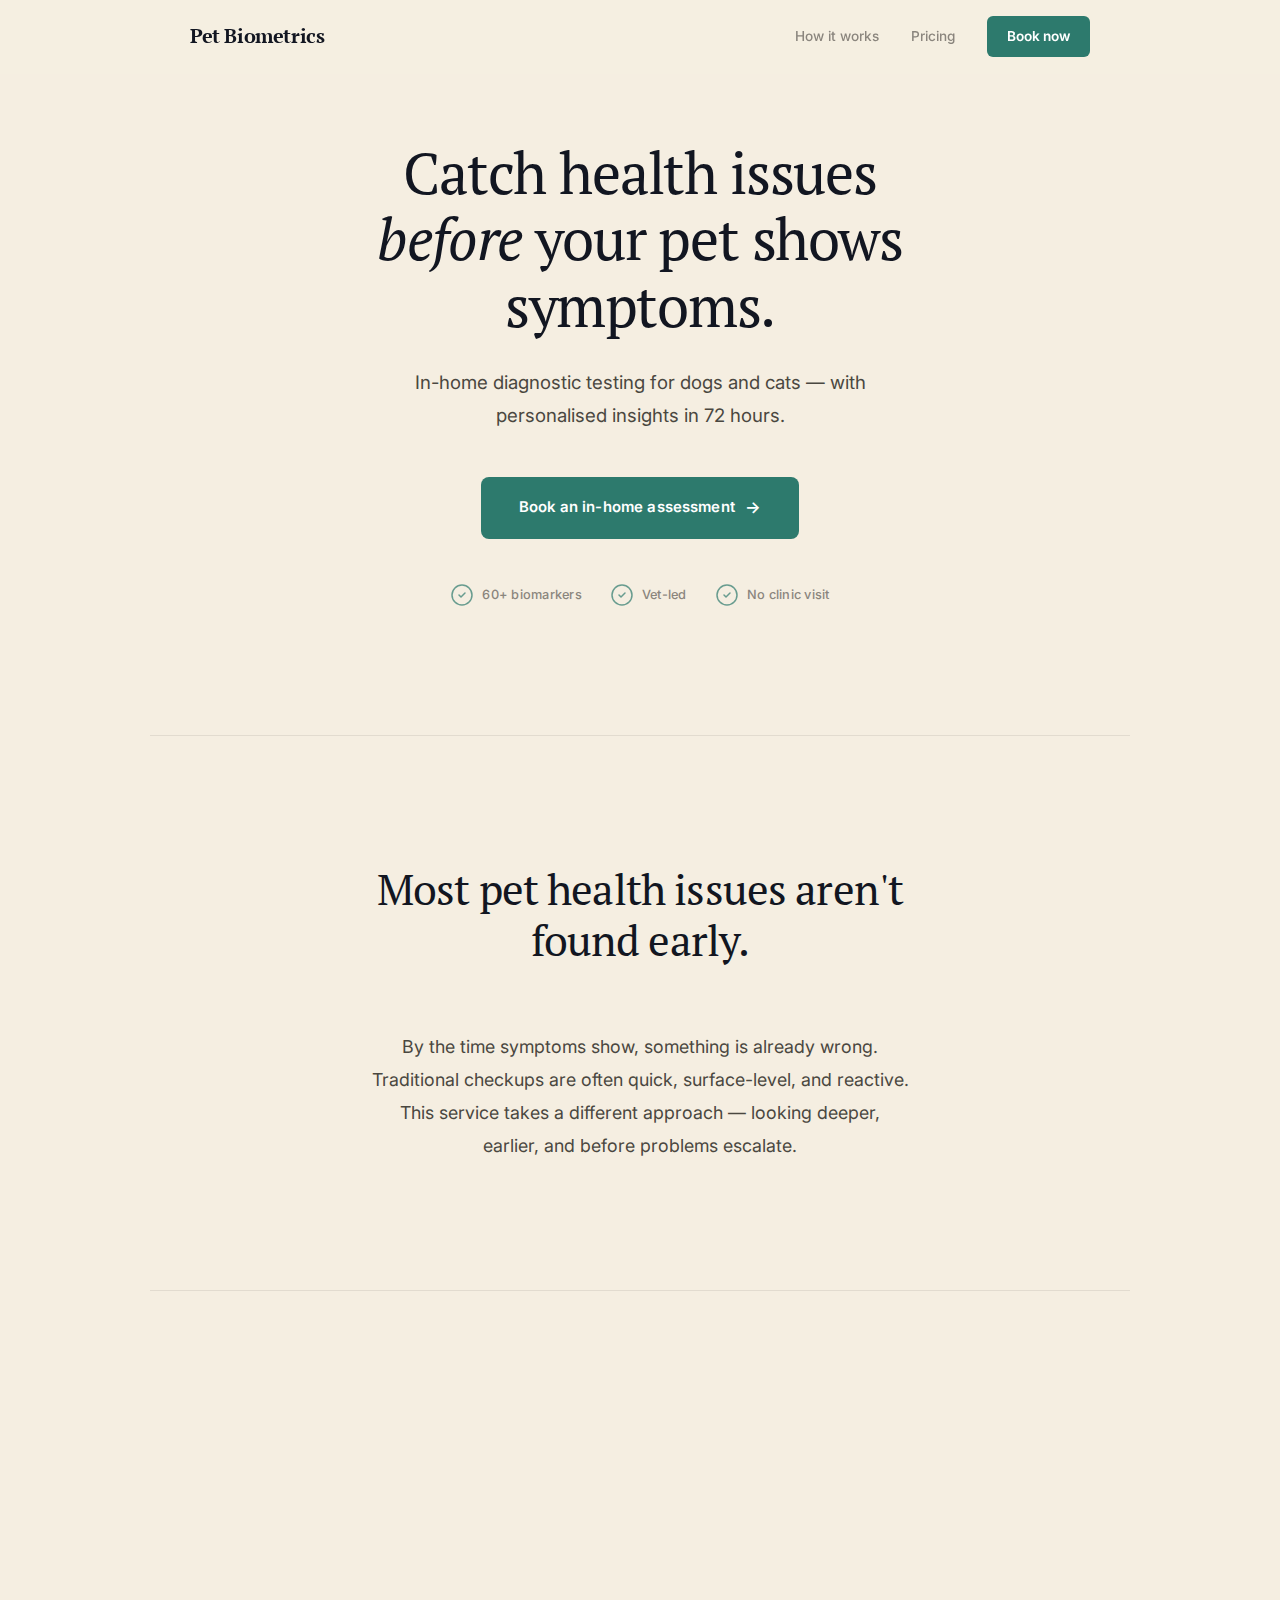
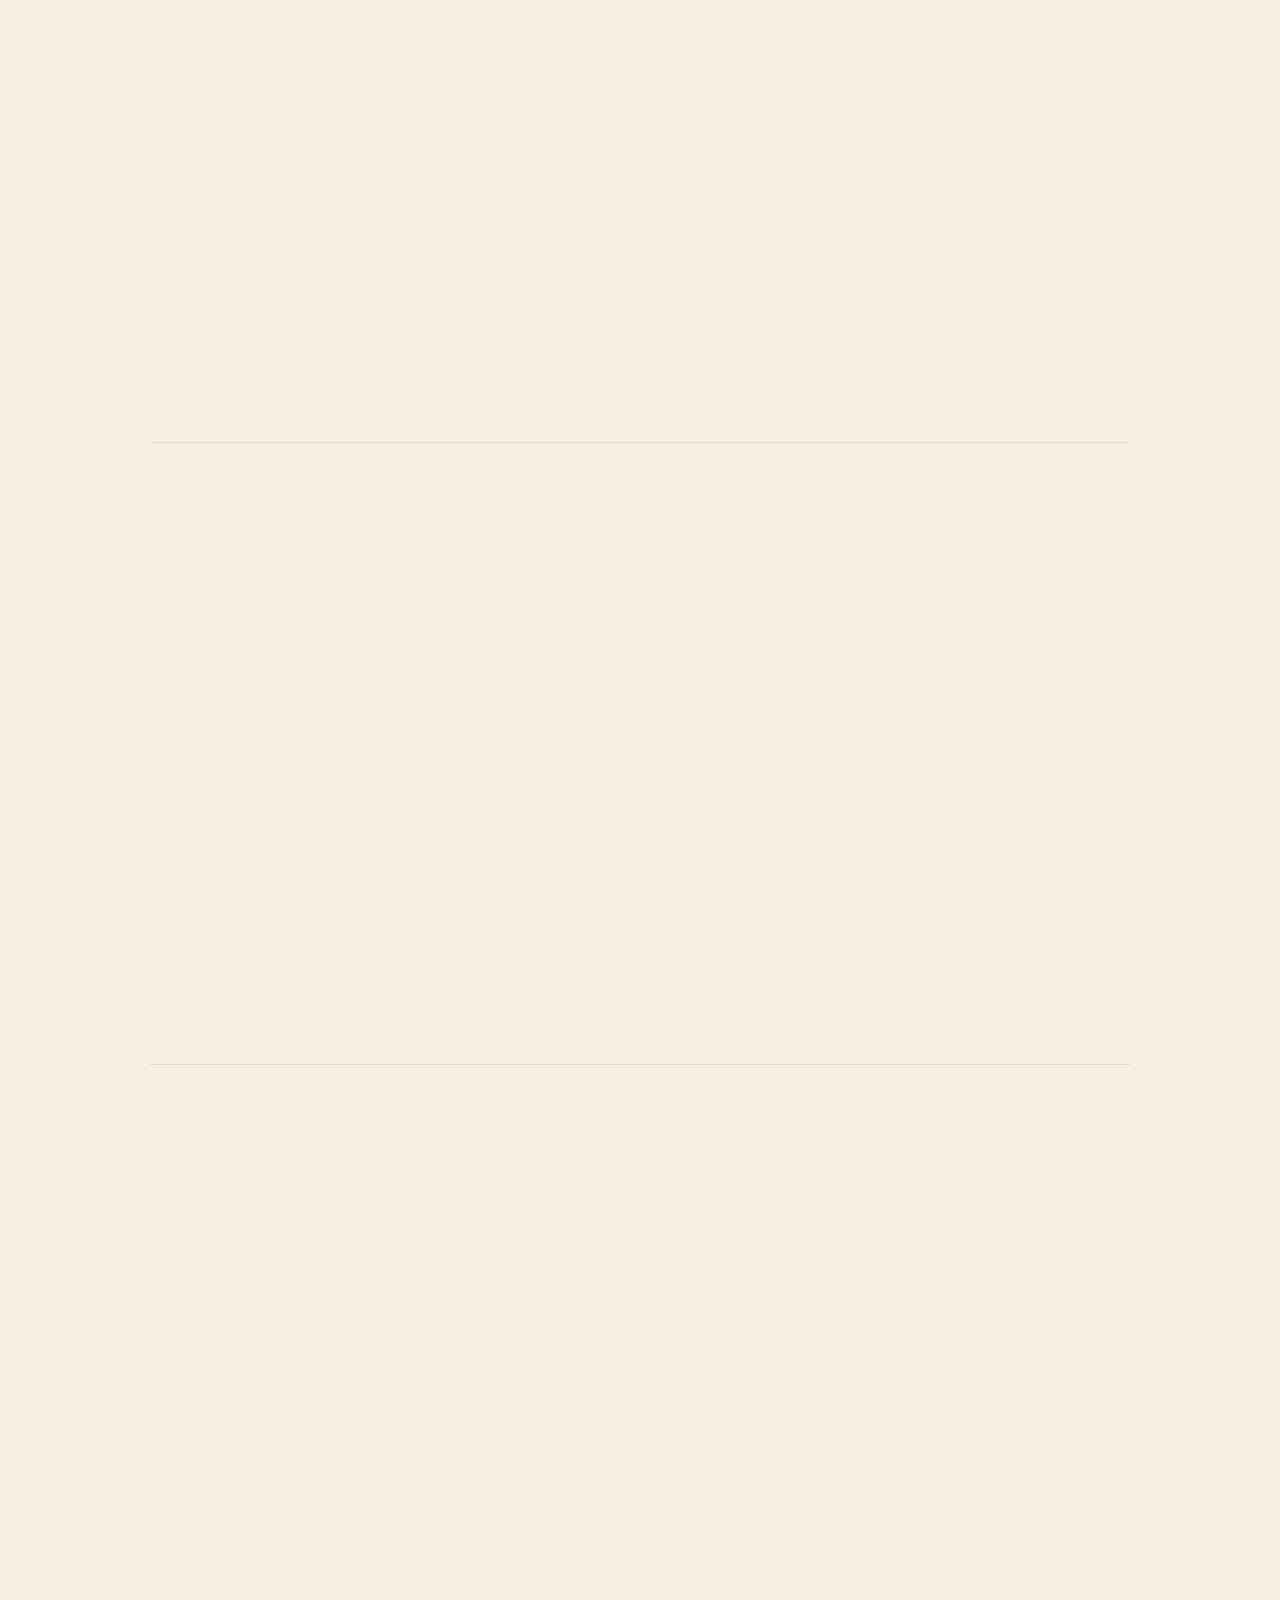
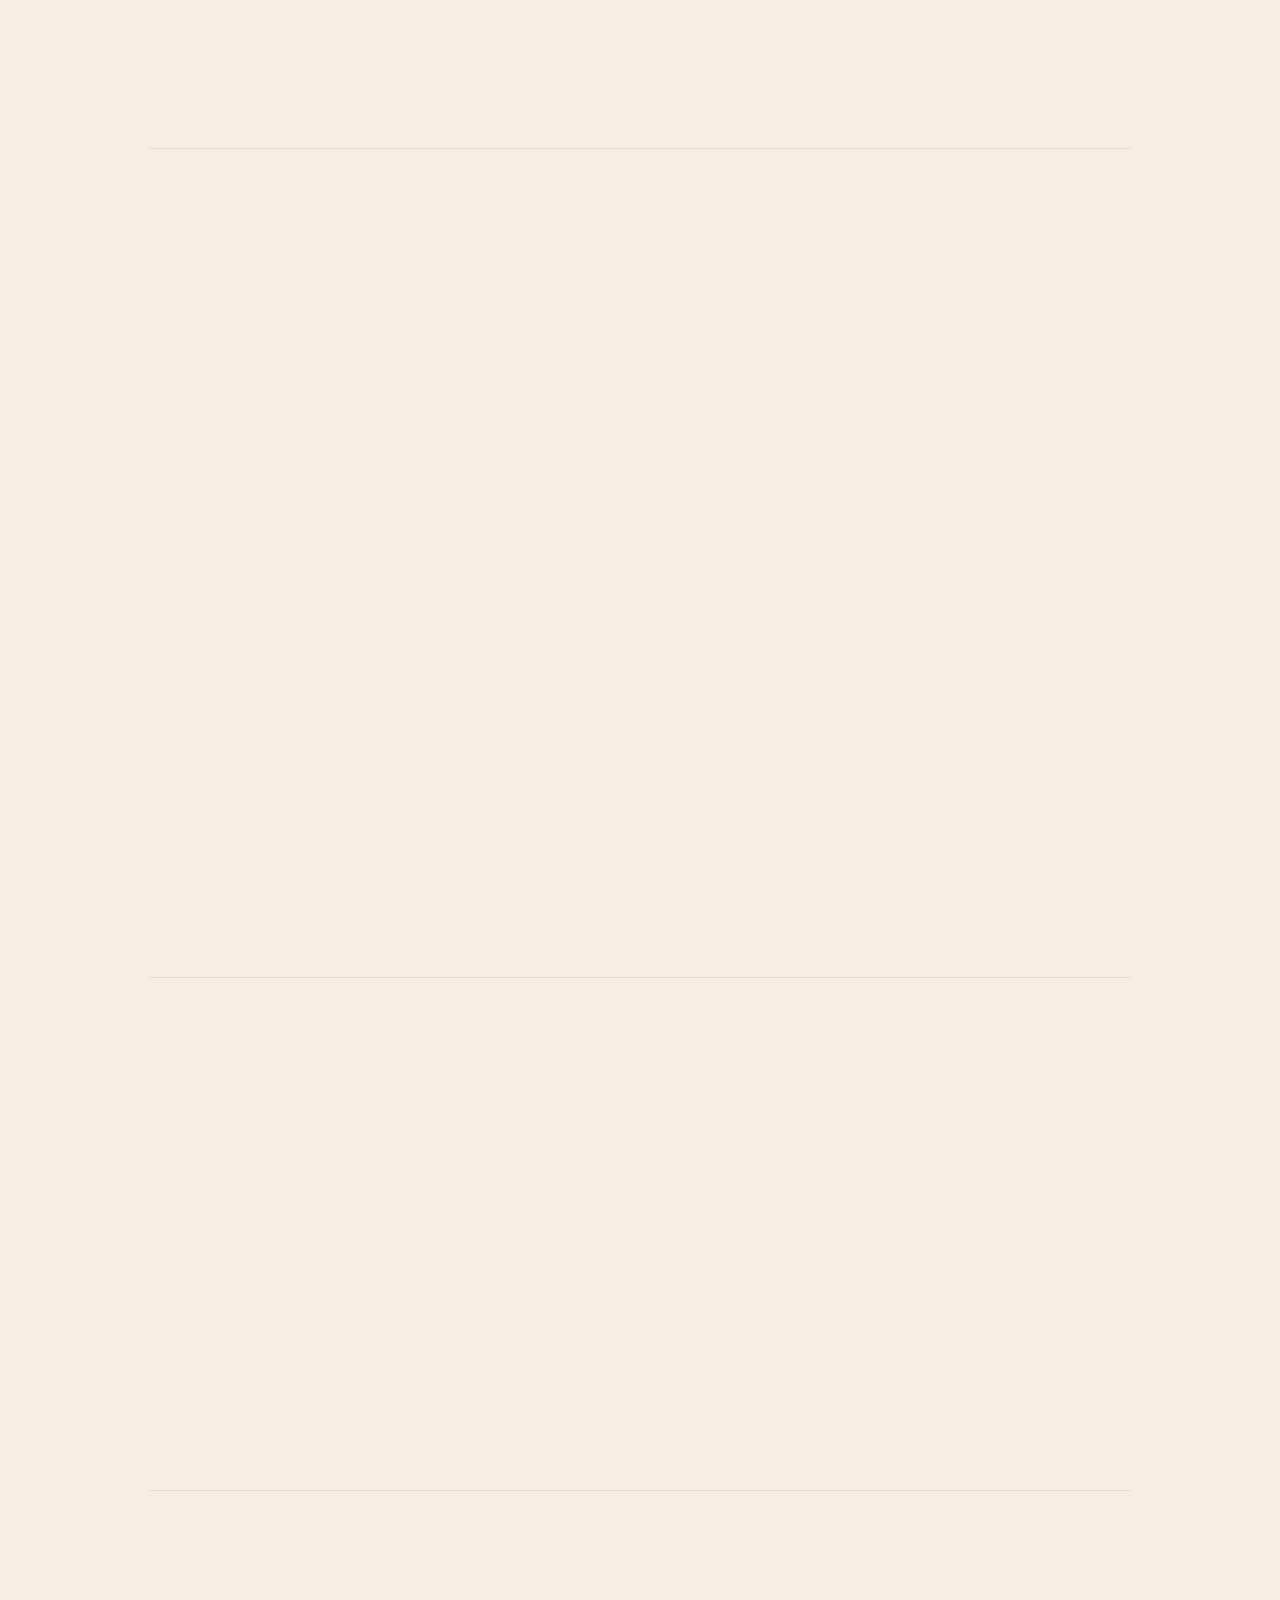
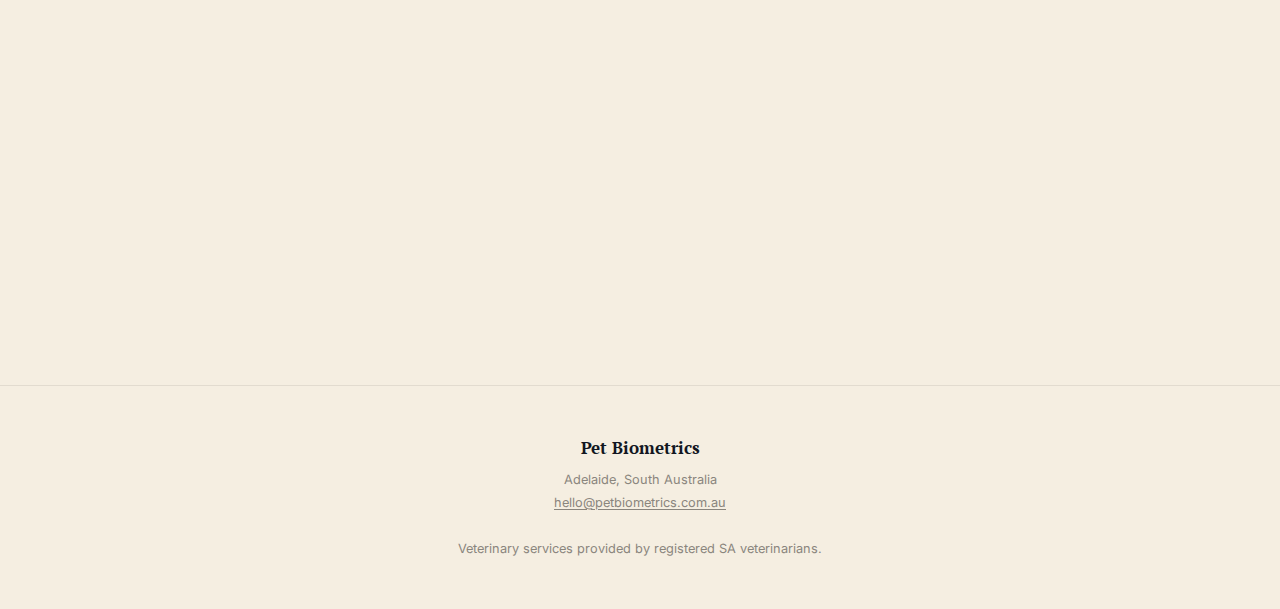
<file: biz/index.html>
<!DOCTYPE html>
<html lang="en">
<head>
<meta charset="UTF-8">
<meta name="viewport" content="width=device-width, initial-scale=1.0">
<title>Pet Biometrics — In-Home Preventative Health Assessments for Dogs & Cats | Adelaide</title>
<meta name="description" content="Catch health issues before your pet shows symptoms. In-home diagnostic testing for dogs and cats in Adelaide — 60+ biomarkers, vet-led, personalised insights in 72 hours.">
<link rel="preconnect" href="https://fonts.googleapis.com">
<link rel="preconnect" href="https://fonts.gstatic.com" crossorigin>
<link href="https://fonts.googleapis.com/css2?family=Inter:wght@300;400;500;600;700&family=PT+Serif:ital,wght@0,400;0,700;1,400&display=swap" rel="stylesheet">
<style>
*, *::before, *::after { margin: 0; padding: 0; box-sizing: border-box; }

:root {
  --bg: #F5EEE1;
  --bg-light: #FAF6EF;
  --white: #FFFFFF;
  --ink: #121621;
  --ink-mid: #4A4740;
  --ink-light: #8A857D;
  --ink-faint: #B5AFA6;
  --teal: #2D7A6D;
  --teal-hover: #246858;
  --teal-soft: #E8F2EF;
  --teal-glow: rgba(45, 122, 109, 0.08);
  --orange: #D4702C;
  --orange-soft: #F8EDE3;
  --border: #E2DBCF;
  --border-light: #EDE8DF;
  --section-pad: 128px;
}

html {
  font-size: 17px;
  scroll-behavior: smooth;
}

body {
  font-family: 'Inter', -apple-system, sans-serif;
  background: var(--bg);
  color: var(--ink);
  line-height: 1.7;
  -webkit-font-smoothing: antialiased;
  overflow-x: hidden;
}

h1, h2, h3 {
  font-family: 'PT Serif', Georgia, serif;
  font-weight: 400;
  line-height: 1.2;
  letter-spacing: -0.02em;
}

p { color: var(--ink-mid); }

.container {
  max-width: 980px;
  margin: 0 auto;
  padding: 0 40px;
}

/* ═══ SVG Icons ═══ */
.icon {
  width: 24px;
  height: 24px;
  stroke: currentColor;
  stroke-width: 1.5;
  stroke-linecap: round;
  stroke-linejoin: round;
  fill: none;
}
.icon--lg {
  width: 32px;
  height: 32px;
}

/* ═══ CTA ═══ */
.cta {
  display: inline-flex;
  align-items: center;
  justify-content: center;
  gap: 10px;
  background: var(--teal);
  color: var(--white);
  padding: 17px 38px;
  border-radius: 8px;
  font-family: 'Inter', sans-serif;
  font-size: 0.88rem;
  font-weight: 600;
  text-decoration: none;
  letter-spacing: 0.01em;
  transition: all 0.25s ease;
  border: none;
  cursor: pointer;
}
.cta:hover {
  background: var(--teal-hover);
  transform: translateY(-1px);
  box-shadow: 0 8px 24px var(--teal-glow);
}
.cta:active { transform: scale(0.98); }
.cta-arrow {
  font-size: 1.1em;
  transition: transform 0.25s ease;
}
.cta:hover .cta-arrow { transform: translateX(3px); }

/* ═══ Nav ═══ */
.nav-wrap {
  position: fixed;
  top: 0;
  left: 0;
  right: 0;
  z-index: 100;
  background: rgba(245, 238, 225, 0.85);
  backdrop-filter: blur(16px);
  -webkit-backdrop-filter: blur(16px);
  border-bottom: 1px solid transparent;
  transition: border-color 0.3s ease;
}
.nav-wrap.scrolled { border-color: var(--border); }
.nav {
  max-width: 980px;
  margin: 0 auto;
  padding: 16px 40px;
  display: flex;
  align-items: center;
  justify-content: space-between;
}
.nav-brand {
  font-family: 'PT Serif', serif;
  font-size: 1.15rem;
  font-weight: 700;
  color: var(--ink);
  text-decoration: none;
  letter-spacing: -0.02em;
}
.nav-links {
  display: flex;
  align-items: center;
  gap: 32px;
}
.nav-link {
  font-size: 0.8rem;
  font-weight: 500;
  color: var(--ink-light);
  text-decoration: none;
  transition: color 0.2s;
}
.nav-link:hover { color: var(--ink); }
.nav-cta {
  font-size: 0.8rem;
  font-weight: 600;
  color: var(--white);
  text-decoration: none;
  padding: 9px 20px;
  background: var(--teal);
  border-radius: 6px;
  transition: background 0.2s;
}
.nav-cta:hover { background: var(--teal-hover); }

/* ═══ Hero ═══ */
.hero {
  padding: 140px 0 var(--section-pad);
  max-width: 660px;
  margin: 0 auto;
  text-align: center;
}
.hero h1 {
  font-size: clamp(2.4rem, 5.5vw, 3.4rem);
  margin-bottom: 28px;
  color: var(--ink);
  line-height: 1.15;
}
.hero h1 em {
  font-style: italic;
}
.hero-sub {
  font-size: 1.1rem;
  color: var(--ink-mid);
  max-width: 480px;
  margin: 0 auto 44px;
  line-height: 1.75;
}
.hero-ctas {
  display: flex;
  justify-content: center;
  gap: 12px;
  margin-bottom: 44px;
  flex-wrap: wrap;
}
.hero-trust {
  display: flex;
  justify-content: center;
  gap: 28px;
  flex-wrap: wrap;
}
.hero-trust-item {
  font-size: 0.75rem;
  font-weight: 500;
  color: var(--ink-light);
  display: flex;
  align-items: center;
  gap: 8px;
  letter-spacing: 0.02em;
}
.hero-trust-item svg {
  color: var(--teal);
  opacity: 0.7;
}

/* ═══ Sections ═══ */
.section { padding: var(--section-pad) 0; }
.section-header {
  max-width: 540px;
  margin: 0 auto 64px;
  text-align: center;
}
.section-header h2 {
  font-size: clamp(1.8rem, 4vw, 2.5rem);
  margin-bottom: 16px;
  color: var(--ink);
}
.section-header p {
  font-size: 1rem;
  line-height: 1.75;
  max-width: 460px;
  margin: 0 auto;
}

.sep {
  width: 100%;
  height: 1px;
  background: var(--border);
  max-width: 980px;
  margin: 0 auto;
}

/* ═══ Problem ═══ */
.problem-body {
  max-width: 540px;
  margin: 0 auto;
  text-align: center;
}
.problem-body p {
  font-size: 1.05rem;
  line-height: 1.85;
  margin-bottom: 0;
}

/* ═══ Comparison ═══ */
.comparison {
  display: grid;
  grid-template-columns: 1fr 1fr;
  gap: 24px;
  max-width: 740px;
  margin: 0 auto;
}
.comparison-card {
  padding: 40px 32px;
  border-radius: 12px;
}
.comparison-card--old {
  background: var(--bg-light);
}
.comparison-card--new {
  background: var(--white);
  box-shadow: 0 1px 3px rgba(0,0,0,0.03), 0 6px 24px rgba(0,0,0,0.03);
}
.comparison-label {
  font-family: 'Inter', sans-serif;
  font-size: 0.68rem;
  font-weight: 600;
  text-transform: uppercase;
  letter-spacing: 0.1em;
  margin-bottom: 28px;
  display: block;
}
.comparison-card--old .comparison-label { color: var(--ink-faint); }
.comparison-card--new .comparison-label { color: var(--teal); }
.comparison-list {
  list-style: none;
  display: flex;
  flex-direction: column;
  gap: 18px;
}
.comparison-list li {
  font-size: 0.9rem;
  display: flex;
  align-items: flex-start;
  gap: 12px;
  line-height: 1.5;
}
.comparison-card--old .comparison-list li { color: var(--ink-light); }
.comparison-card--new .comparison-list li { color: var(--ink-mid); }
.comp-icon {
  flex-shrink: 0;
  margin-top: 2px;
  color: var(--ink-faint);
}
.comparison-card--new .comp-icon { color: var(--teal); }

/* ═══ Steps ═══ */
.steps-grid {
  display: grid;
  grid-template-columns: repeat(4, 1fr);
  gap: 0;
  max-width: 840px;
  margin: 0 auto;
}
.step-item {
  padding: 0 28px;
  text-align: left;
  position: relative;
}
.step-item:first-child { padding-left: 0; }
.step-item:last-child { padding-right: 0; }
.step-item:not(:last-child)::after {
  content: '';
  position: absolute;
  right: 0;
  top: 4px;
  bottom: 4px;
  width: 1px;
  background: var(--border);
}
.step-icon {
  color: var(--teal);
  margin-bottom: 16px;
  opacity: 0.7;
}
.step-num {
  font-family: 'Inter', sans-serif;
  font-size: 0.65rem;
  font-weight: 600;
  color: var(--ink-faint);
  text-transform: uppercase;
  letter-spacing: 0.1em;
  margin-bottom: 10px;
  display: block;
}
.step-item h3 {
  font-family: 'Inter', sans-serif;
  font-size: 0.92rem;
  font-weight: 600;
  color: var(--ink);
  margin-bottom: 8px;
  line-height: 1.3;
}
.step-item p {
  font-size: 0.82rem;
  line-height: 1.65;
  margin-bottom: 0;
}

/* ═══ Benefits ═══ */
.benefits-grid {
  display: grid;
  grid-template-columns: repeat(3, 1fr);
  gap: 20px;
  max-width: 780px;
  margin: 0 auto;
}
.benefit-item {
  padding: 8px 0;
}
.benefit-icon-wrap {
  color: var(--teal);
  margin-bottom: 16px;
  opacity: 0.65;
}
.benefit-item h3 {
  font-family: 'Inter', sans-serif;
  font-size: 0.88rem;
  font-weight: 600;
  color: var(--ink);
  margin-bottom: 8px;
  line-height: 1.3;
}
.benefit-item p {
  font-size: 0.82rem;
  line-height: 1.65;
  margin-bottom: 0;
}

/* ═══ Pricing ═══ */
.pricing-layout {
  display: grid;
  grid-template-columns: 1fr 1fr;
  gap: 64px;
  align-items: center;
  max-width: 820px;
  margin: 0 auto;
}
.pricing-text h2 {
  font-size: clamp(1.7rem, 3.5vw, 2.2rem);
  margin-bottom: 24px;
  text-align: left;
  line-height: 1.25;
}
.pricing-text p {
  font-size: 0.92rem;
  line-height: 1.8;
  margin-bottom: 16px;
}
.pricing-card {
  background: var(--white);
  border-radius: 12px;
  padding: 44px 36px;
  text-align: center;
  box-shadow: 0 1px 3px rgba(0,0,0,0.04), 0 8px 32px rgba(0,0,0,0.03);
}
.pricing-amount {
  font-family: 'PT Serif', serif;
  font-size: 3.4rem;
  font-weight: 700;
  color: var(--ink);
  line-height: 1;
  margin-bottom: 4px;
}
.pricing-label {
  font-size: 0.8rem;
  color: var(--ink-light);
  margin-bottom: 32px;
  font-weight: 500;
}
.pricing-includes {
  list-style: none;
  text-align: left;
  margin-bottom: 32px;
}
.pricing-includes li {
  padding: 10px 0;
  font-size: 0.85rem;
  border-bottom: 1px solid var(--border-light);
  display: flex;
  align-items: center;
  gap: 12px;
  color: var(--ink-mid);
}
.pricing-includes li:last-child { border-bottom: none; }
.pricing-includes li svg {
  color: var(--teal);
  flex-shrink: 0;
}

/* ═══ Trust ═══ */
.trust-row {
  display: flex;
  justify-content: center;
  gap: 56px;
  flex-wrap: wrap;
  max-width: 780px;
  margin: 0 auto;
}
.trust-item {
  text-align: center;
  max-width: 110px;
}
.trust-item svg {
  color: var(--teal);
  margin-bottom: 12px;
  opacity: 0.6;
}
.trust-item p {
  font-size: 0.78rem;
  font-weight: 500;
  color: var(--ink-mid);
  line-height: 1.4;
  margin-bottom: 0;
}

/* ═══ Final CTA ═══ */
.final-cta {
  text-align: center;
  padding: var(--section-pad) 0;
}
.final-cta h2 {
  font-size: clamp(2rem, 5vw, 2.8rem);
  margin-bottom: 16px;
}
.final-cta p {
  font-size: 1rem;
  max-width: 400px;
  margin: 0 auto 44px;
  line-height: 1.75;
}

/* ═══ Footer ═══ */
.footer {
  padding: 48px 0;
  text-align: center;
  border-top: 1px solid var(--border);
}
.footer-brand {
  font-family: 'PT Serif', serif;
  font-size: 1rem;
  font-weight: 700;
  color: var(--ink);
  margin-bottom: 6px;
}
.footer p {
  font-size: 0.75rem;
  color: var(--ink-light);
  line-height: 1.8;
  margin-bottom: 0;
}
.footer a {
  color: var(--ink-light);
  text-decoration: underline;
  text-underline-offset: 2px;
}
.footer a:hover { color: var(--ink-mid); }

/* ═══ Scroll Reveal ═══ */
.reveal {
  opacity: 0;
  transform: translateY(24px);
  transition: opacity 0.8s cubic-bezier(0.23, 1, 0.32, 1), transform 0.8s cubic-bezier(0.23, 1, 0.32, 1);
}
.reveal.vis {
  opacity: 1;
  transform: translateY(0);
}

/* ═══ Responsive ═══ */
@media (max-width: 768px) {
  :root { --section-pad: 80px; }
  .container { padding: 0 24px; }
  .nav { padding: 16px 24px; }
  .comparison { grid-template-columns: 1fr; gap: 16px; }
  .steps-grid { grid-template-columns: 1fr 1fr; gap: 36px; }
  .step-item { padding: 0; }
  .step-item::after { display: none; }
  .benefits-grid { grid-template-columns: 1fr 1fr; }
  .pricing-layout { grid-template-columns: 1fr; gap: 40px; }
  .pricing-text h2 { text-align: center; }
  .pricing-text { text-align: center; }
  .trust-row { gap: 36px; }
}

@media (max-width: 480px) {
  html { font-size: 15px; }
  .hero { padding: 120px 0 80px; }
  .hero h1 { font-size: 2rem; }
  .cta { width: 100%; }
  .steps-grid { grid-template-columns: 1fr; gap: 32px; max-width: 300px; }
  .benefits-grid { grid-template-columns: 1fr; max-width: 320px; margin: 0 auto; }
  .nav-link { display: none; }
  .nav-links { gap: 16px; }
  .hero-trust { flex-direction: column; align-items: center; gap: 10px; }
}
</style>
</head>
<body>

<!-- ═══ Nav ═══ -->
<div class="nav-wrap" id="navWrap">
  <nav class="nav">
    <a href="#" class="nav-brand">Pet Biometrics</a>
    <div class="nav-links">
      <a href="#how" class="nav-link">How it works</a>
      <a href="#pricing" class="nav-link">Pricing</a>
      <a href="#book" class="nav-cta">Book now</a>
    </div>
  </nav>
</div>

<!-- ═══ Hero ═══ -->
<section class="hero reveal">
  <div class="container">
    <h1>Catch health issues <em>before</em> your pet shows symptoms.</h1>
    <p class="hero-sub">In-home diagnostic testing for dogs and cats — with personalised insights in 72 hours.</p>
    <div class="hero-ctas">
      <a href="#book" class="cta">Book an in-home assessment <span class="cta-arrow">&rarr;</span></a>
    </div>
    <div class="hero-trust">
      <div class="hero-trust-item">
        <svg class="icon" viewBox="0 0 24 24"><path d="M12 22c5.523 0 10-4.477 10-10S17.523 2 12 2 2 6.477 2 12s4.477 10 10 10z"/><path d="M9 12l2 2 4-4"/></svg>
        60+ biomarkers
      </div>
      <div class="hero-trust-item">
        <svg class="icon" viewBox="0 0 24 24"><path d="M12 22c5.523 0 10-4.477 10-10S17.523 2 12 2 2 6.477 2 12s4.477 10 10 10z"/><path d="M9 12l2 2 4-4"/></svg>
        Vet-led
      </div>
      <div class="hero-trust-item">
        <svg class="icon" viewBox="0 0 24 24"><path d="M12 22c5.523 0 10-4.477 10-10S17.523 2 12 2 2 6.477 2 12s4.477 10 10 10z"/><path d="M9 12l2 2 4-4"/></svg>
        No clinic visit
      </div>
    </div>
  </div>
</section>

<div class="sep"></div>

<!-- ═══ Problem ═══ -->
<section class="section reveal">
  <div class="container">
    <div class="section-header">
      <h2>Most pet health issues aren't found early.</h2>
    </div>
    <div class="problem-body">
      <p>By the time symptoms show, something is already wrong. Traditional checkups are often quick, surface-level, and reactive. This service takes a different approach — looking deeper, earlier, and before problems escalate.</p>
    </div>
  </div>
</section>

<div class="sep"></div>

<!-- ═══ Comparison ═══ -->
<section class="section reveal">
  <div class="container">
    <div class="section-header">
      <h2>This is not a standard vet visit.</h2>
    </div>
    <div class="comparison">
      <div class="comparison-card comparison-card--old">
        <span class="comparison-label">Traditional vet visit</span>
        <ul class="comparison-list">
          <li>
            <svg class="icon comp-icon" viewBox="0 0 24 24"><line x1="18" y1="6" x2="6" y2="18"/><line x1="6" y1="6" x2="18" y2="18"/></svg>
            Short appointments
          </li>
          <li>
            <svg class="icon comp-icon" viewBox="0 0 24 24"><line x1="18" y1="6" x2="6" y2="18"/><line x1="6" y1="6" x2="18" y2="18"/></svg>
            Reactive treatment
          </li>
          <li>
            <svg class="icon comp-icon" viewBox="0 0 24 24"><line x1="18" y1="6" x2="6" y2="18"/><line x1="6" y1="6" x2="18" y2="18"/></svg>
            Limited testing
          </li>
          <li>
            <svg class="icon comp-icon" viewBox="0 0 24 24"><line x1="18" y1="6" x2="6" y2="18"/><line x1="6" y1="6" x2="18" y2="18"/></svg>
            Stressful clinic environment
          </li>
        </ul>
      </div>
      <div class="comparison-card comparison-card--new">
        <span class="comparison-label">Pet Biometrics</span>
        <ul class="comparison-list">
          <li>
            <svg class="icon comp-icon" viewBox="0 0 24 24"><polyline points="20 6 9 17 4 12"/></svg>
            45–60 minute in-home visit
          </li>
          <li>
            <svg class="icon comp-icon" viewBox="0 0 24 24"><polyline points="20 6 9 17 4 12"/></svg>
            Preventative diagnostics
          </li>
          <li>
            <svg class="icon comp-icon" viewBox="0 0 24 24"><polyline points="20 6 9 17 4 12"/></svg>
            60+ biomarkers analysed
          </li>
          <li>
            <svg class="icon comp-icon" viewBox="0 0 24 24"><polyline points="20 6 9 17 4 12"/></svg>
            Calm, familiar environment
          </li>
          <li>
            <svg class="icon comp-icon" viewBox="0 0 24 24"><polyline points="20 6 9 17 4 12"/></svg>
            Personalised health reporting
          </li>
        </ul>
      </div>
    </div>
  </div>
</section>

<div class="sep"></div>

<!-- ═══ How It Works ═══ -->
<section class="section reveal" id="how">
  <div class="container">
    <div class="section-header">
      <h2>How it works</h2>
    </div>
    <div class="steps-grid">
      <div class="step-item">
        <div class="step-icon">
          <svg class="icon icon--lg" viewBox="0 0 24 24"><rect x="3" y="4" width="18" height="18" rx="2" ry="2"/><line x1="16" y1="2" x2="16" y2="6"/><line x1="8" y1="2" x2="8" y2="6"/><line x1="3" y1="10" x2="21" y2="10"/></svg>
        </div>
        <span class="step-num">Step 01</span>
        <h3>Book your visit</h3>
        <p>Choose a time that suits you and we come to your home.</p>
      </div>
      <div class="step-item">
        <div class="step-icon">
          <svg class="icon icon--lg" viewBox="0 0 24 24"><path d="M3 9l9-7 9 7v11a2 2 0 0 1-2 2H5a2 2 0 0 1-2-2z"/><polyline points="9 22 9 12 15 12 15 22"/></svg>
        </div>
        <span class="step-num">Step 02</span>
        <h3>In-home assessment</h3>
        <p>A registered vet performs a full preventative health check, including diagnostic testing.</p>
      </div>
      <div class="step-item">
        <div class="step-icon">
          <svg class="icon icon--lg" viewBox="0 0 24 24"><path d="M14 2H6a2 2 0 0 0-2 2v16a2 2 0 0 0 2 2h12a2 2 0 0 0 2-2V8z"/><polyline points="14 2 14 8 20 8"/><line x1="16" y1="13" x2="8" y2="13"/><line x1="16" y1="17" x2="8" y2="17"/><polyline points="10 9 9 9 8 9"/></svg>
        </div>
        <span class="step-num">Step 03</span>
        <h3>Receive your report</h3>
        <p>Get a personalised health report within 72 hours.</p>
      </div>
      <div class="step-item">
        <div class="step-icon">
          <svg class="icon icon--lg" viewBox="0 0 24 24"><path d="M21 15a2 2 0 0 1-2 2H7l-4 4V5a2 2 0 0 1 2-2h14a2 2 0 0 1 2 2z"/></svg>
        </div>
        <span class="step-num">Step 04</span>
        <h3>Talk it through</h3>
        <p>Review the results and next steps in a telehealth consultation.</p>
      </div>
    </div>
  </div>
</section>

<div class="sep"></div>

<!-- ═══ Benefits ═══ -->
<section class="section reveal">
  <div class="container">
    <div class="section-header">
      <h2>Why pet owners choose this</h2>
    </div>
    <div class="benefits-grid">
      <div class="benefit-item">
        <div class="benefit-icon-wrap">
          <svg class="icon icon--lg" viewBox="0 0 24 24"><path d="M20.84 4.61a5.5 5.5 0 0 0-7.78 0L12 5.67l-1.06-1.06a5.5 5.5 0 0 0-7.78 7.78l1.06 1.06L12 21.23l7.78-7.78 1.06-1.06a5.5 5.5 0 0 0 0-7.78z"/></svg>
        </div>
        <h3>Peace of mind</h3>
        <p>Know what's happening inside, not just what you can see on the outside.</p>
      </div>
      <div class="benefit-item">
        <div class="benefit-icon-wrap">
          <svg class="icon icon--lg" viewBox="0 0 24 24"><circle cx="11" cy="11" r="8"/><line x1="21" y1="21" x2="16.65" y2="16.65"/></svg>
        </div>
        <h3>Early detection</h3>
        <p>Identify potential issues before they become serious — or expensive.</p>
      </div>
      <div class="benefit-item">
        <div class="benefit-icon-wrap">
          <svg class="icon icon--lg" viewBox="0 0 24 24"><path d="M3 9l9-7 9 7v11a2 2 0 0 1-2 2H5a2 2 0 0 1-2-2z"/><polyline points="9 22 9 12 15 12 15 22"/></svg>
        </div>
        <h3>Convenience</h3>
        <p>Everything happens at your home. No car rides, no waiting rooms.</p>
      </div>
      <div class="benefit-item">
        <div class="benefit-icon-wrap">
          <svg class="icon icon--lg" viewBox="0 0 24 24"><path d="M12 22s8-4 8-10V5l-8-3-8 3v7c0 6 8 10 8 10z"/></svg>
        </div>
        <h3>Less stress</h3>
        <p>Your pet stays in a calm, familiar environment throughout the visit.</p>
      </div>
      <div class="benefit-item">
        <div class="benefit-icon-wrap">
          <svg class="icon icon--lg" viewBox="0 0 24 24"><polyline points="22 12 18 12 15 21 9 3 6 12 2 12"/></svg>
        </div>
        <h3>Better-informed decisions</h3>
        <p>A detailed report gives you and your vet clearer direction on care.</p>
      </div>
      <div class="benefit-item">
        <div class="benefit-icon-wrap">
          <svg class="icon icon--lg" viewBox="0 0 24 24"><line x1="12" y1="1" x2="12" y2="23"/><path d="M17 5H9.5a3.5 3.5 0 0 0 0 7h5a3.5 3.5 0 0 1 0 7H6"/></svg>
        </div>
        <h3>Cost avoidance</h3>
        <p>Catching problems earlier can save thousands in emergency treatment.</p>
      </div>
    </div>
  </div>
</section>

<div class="sep"></div>

<!-- ═══ Pricing ═══ -->
<section class="section reveal" id="pricing">
  <div class="container">
    <div class="pricing-layout">
      <div class="pricing-text">
        <h2>A small investment now can prevent thousands later.</h2>
        <p>A comprehensive assessment includes the in-home visit, full diagnostic testing, and a personalised health report — everything you need to understand what's really going on.</p>
        <p>Emergency treatment for conditions that could have been caught early can run into thousands. This is prevention. This is peace of mind. This is acting early.</p>
      </div>
      <div class="pricing-card">
        <div class="pricing-amount">$650</div>
        <div class="pricing-label">Comprehensive Health Assessment</div>
        <ul class="pricing-includes">
          <li>
            <svg class="icon" viewBox="0 0 24 24" style="width:18px;height:18px"><polyline points="20 6 9 17 4 12"/></svg>
            In-home vet visit (45–60 min)
          </li>
          <li>
            <svg class="icon" viewBox="0 0 24 24" style="width:18px;height:18px"><polyline points="20 6 9 17 4 12"/></svg>
            60+ biomarker blood panel
          </li>
          <li>
            <svg class="icon" viewBox="0 0 24 24" style="width:18px;height:18px"><polyline points="20 6 9 17 4 12"/></svg>
            Physical examination
          </li>
          <li>
            <svg class="icon" viewBox="0 0 24 24" style="width:18px;height:18px"><polyline points="20 6 9 17 4 12"/></svg>
            Urine &amp; stool analysis
          </li>
          <li>
            <svg class="icon" viewBox="0 0 24 24" style="width:18px;height:18px"><polyline points="20 6 9 17 4 12"/></svg>
            Personalised health report
          </li>
          <li>
            <svg class="icon" viewBox="0 0 24 24" style="width:18px;height:18px"><polyline points="20 6 9 17 4 12"/></svg>
            Telehealth results review
          </li>
        </ul>
        <a href="#book" class="cta" style="width:100%">Book now — $650 <span class="cta-arrow">&rarr;</span></a>
      </div>
    </div>
  </div>
</section>

<div class="sep"></div>

<!-- ═══ Trust ═══ -->
<section class="section reveal">
  <div class="container">
    <div class="section-header">
      <h2>Vet-led. Data-backed.<br>Built for peace of mind.</h2>
    </div>
    <div class="trust-row">
      <div class="trust-item">
        <svg class="icon icon--lg" viewBox="0 0 24 24"><path d="M22 12h-4l-3 9L9 3l-3 9H2"/></svg>
        <p>Registered SA veterinarians</p>
      </div>
      <div class="trust-item">
        <svg class="icon icon--lg" viewBox="0 0 24 24"><path d="M14.5 10c-.83 0-1.5-.67-1.5-1.5v-5c0-.83.67-1.5 1.5-1.5s1.5.67 1.5 1.5v5c0 .83-.67 1.5-1.5 1.5z"/><path d="M20 10c0 3.5-2.8 6.3-6.3 6.3h-3.4C6.8 16.3 4 13.5 4 10"/><line x1="12" y1="16" x2="12" y2="22"/><line x1="8" y1="22" x2="16" y2="22"/></svg>
        <p>Accredited lab testing</p>
      </div>
      <div class="trust-item">
        <svg class="icon icon--lg" viewBox="0 0 24 24"><circle cx="12" cy="12" r="10"/><line x1="12" y1="8" x2="12" y2="12"/><line x1="12" y1="16" x2="12.01" y2="16"/></svg>
        <p>60+ biomarkers analysed</p>
      </div>
      <div class="trust-item">
        <svg class="icon icon--lg" viewBox="0 0 24 24"><path d="M14 2H6a2 2 0 0 0-2 2v16a2 2 0 0 0 2 2h12a2 2 0 0 0 2-2V8z"/><polyline points="14 2 14 8 20 8"/><line x1="16" y1="13" x2="8" y2="13"/><line x1="16" y1="17" x2="8" y2="17"/></svg>
        <p>Personalised recommendations</p>
      </div>
      <div class="trust-item">
        <svg class="icon icon--lg" viewBox="0 0 24 24"><path d="M3 9l9-7 9 7v11a2 2 0 0 1-2 2H5a2 2 0 0 1-2-2z"/><polyline points="9 22 9 12 15 12 15 22"/></svg>
        <p>In-home convenience</p>
      </div>
    </div>
  </div>
</section>

<div class="sep"></div>

<!-- ═══ Final CTA ═══ -->
<section class="final-cta reveal" id="book">
  <div class="container">
    <h2>Know sooner. Act earlier.</h2>
    <p>Give your pet the clarity they deserve — before symptoms tell you something's wrong.</p>
    <a href="https://calendly.com" class="cta">Book your in-home assessment <span class="cta-arrow">&rarr;</span></a>
  </div>
</section>

<!-- ═══ Footer ═══ -->
<footer class="footer">
  <div class="container">
    <div class="footer-brand">Pet Biometrics</div>
    <p>Adelaide, South Australia<br>
    <a href="mailto:hello@petbiometrics.com.au">hello@petbiometrics.com.au</a><br><br>
    Veterinary services provided by registered SA veterinarians.</p>
  </div>
</footer>

<script>
const observer = new IntersectionObserver((entries) => {
  entries.forEach(e => {
    if (e.isIntersecting) e.target.classList.add('vis');
  });
}, { threshold: 0.06 });
document.querySelectorAll('.reveal').forEach(el => observer.observe(el));

const navWrap = document.getElementById('navWrap');
window.addEventListener('scroll', () => {
  navWrap.classList.toggle('scrolled', window.scrollY > 20);
}, { passive: true });
</script>
</body>
</html>
</file>
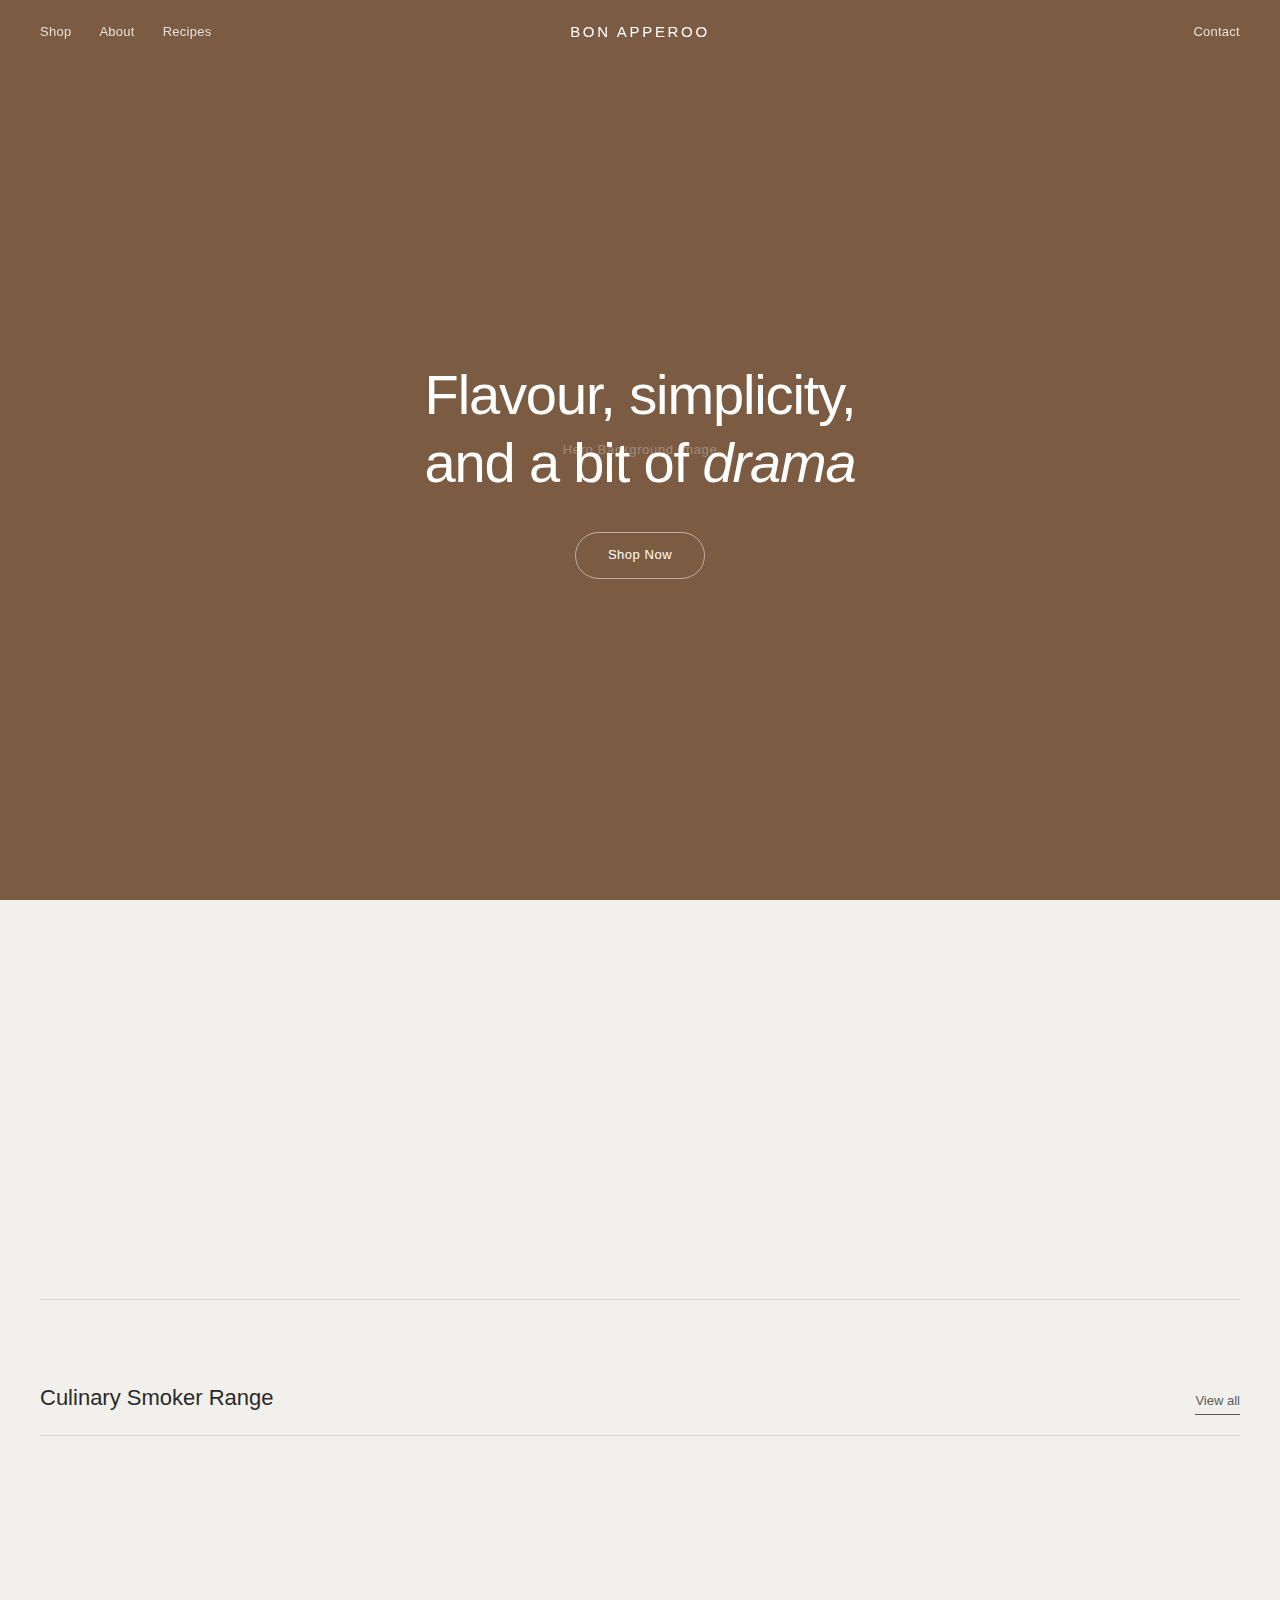
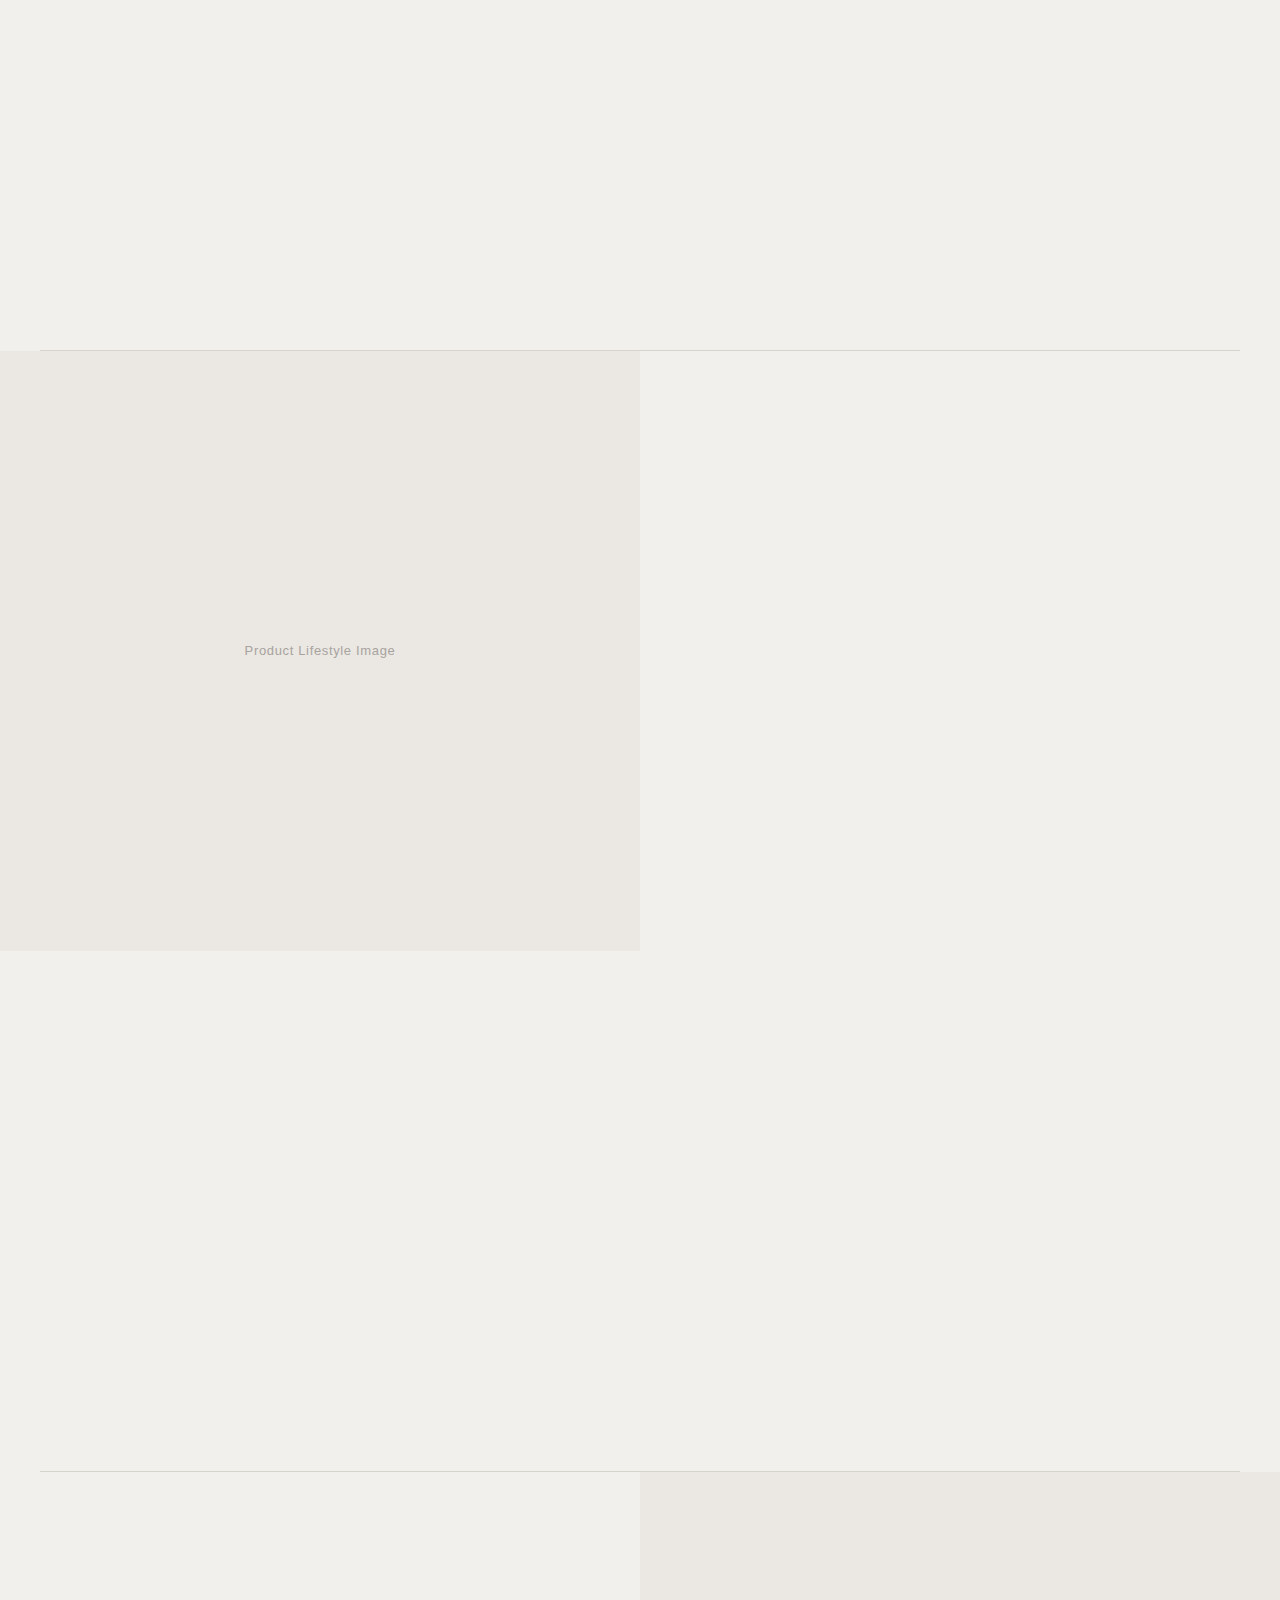
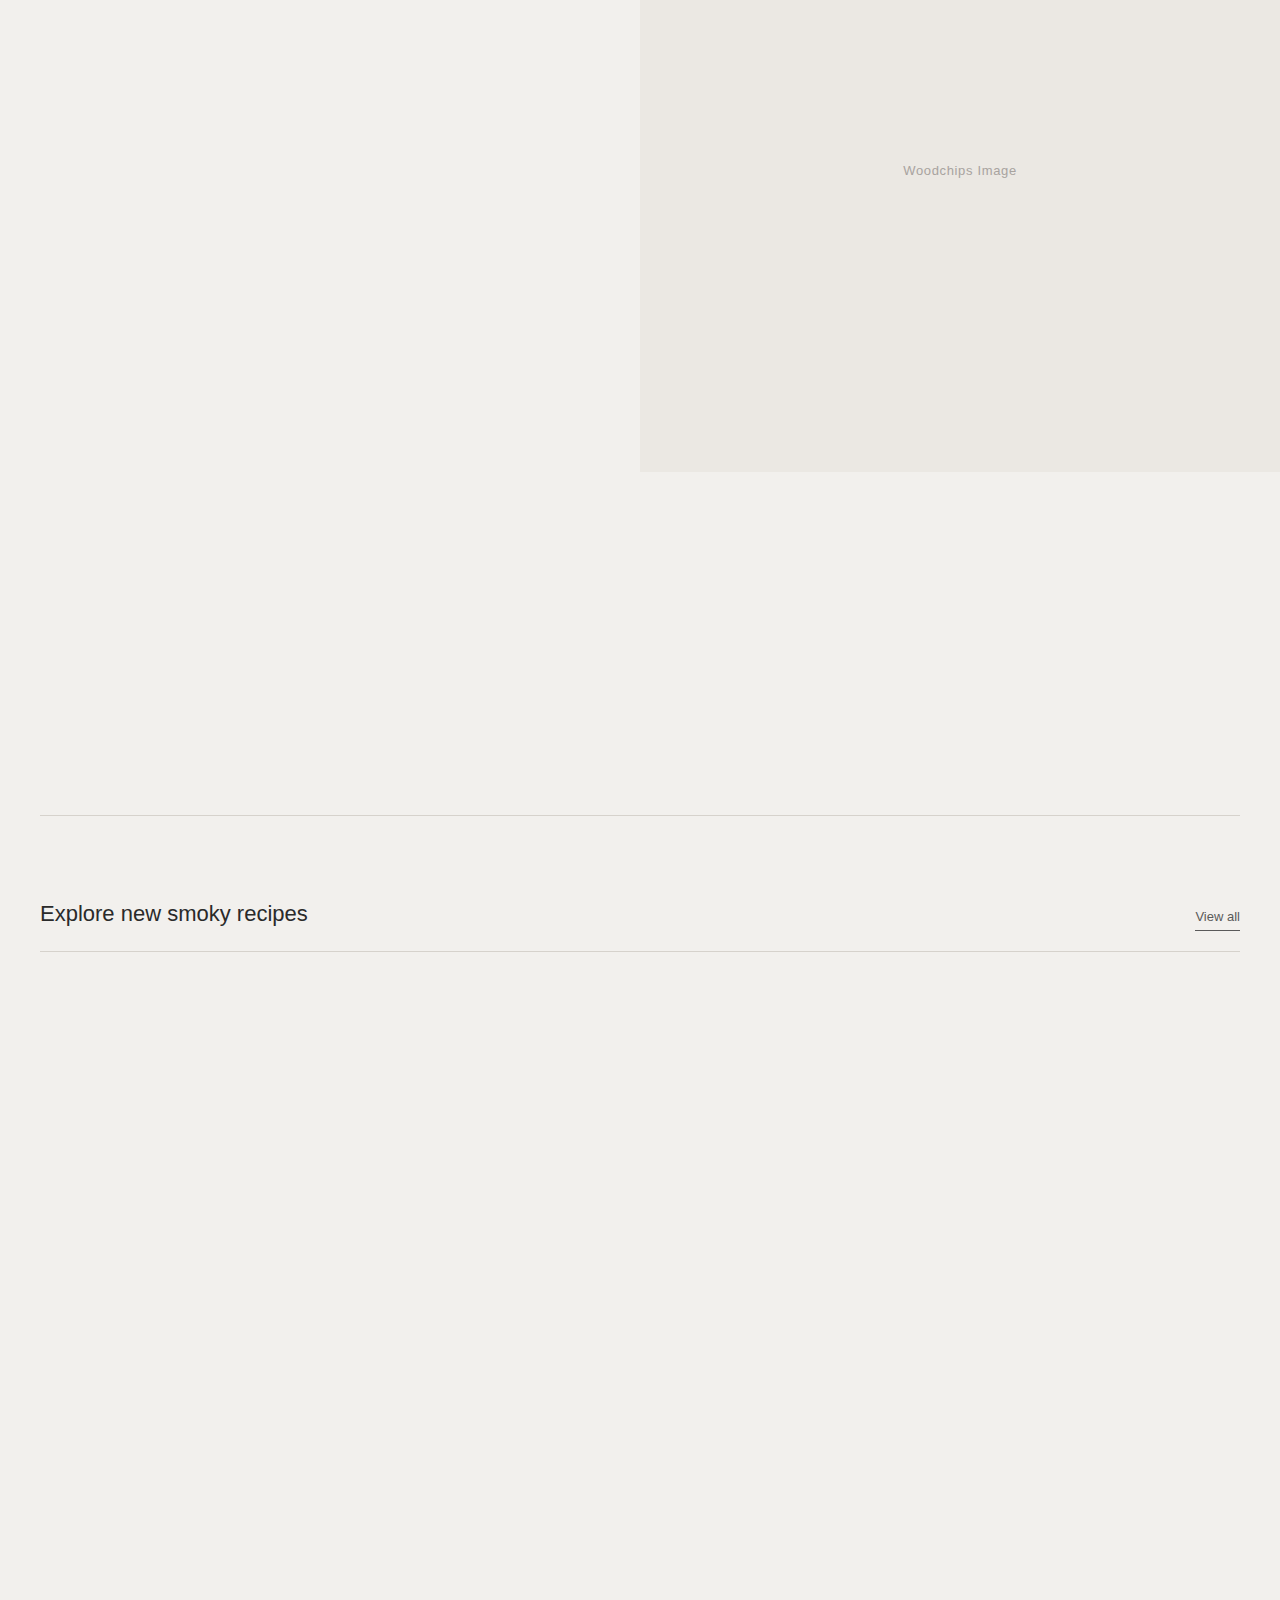
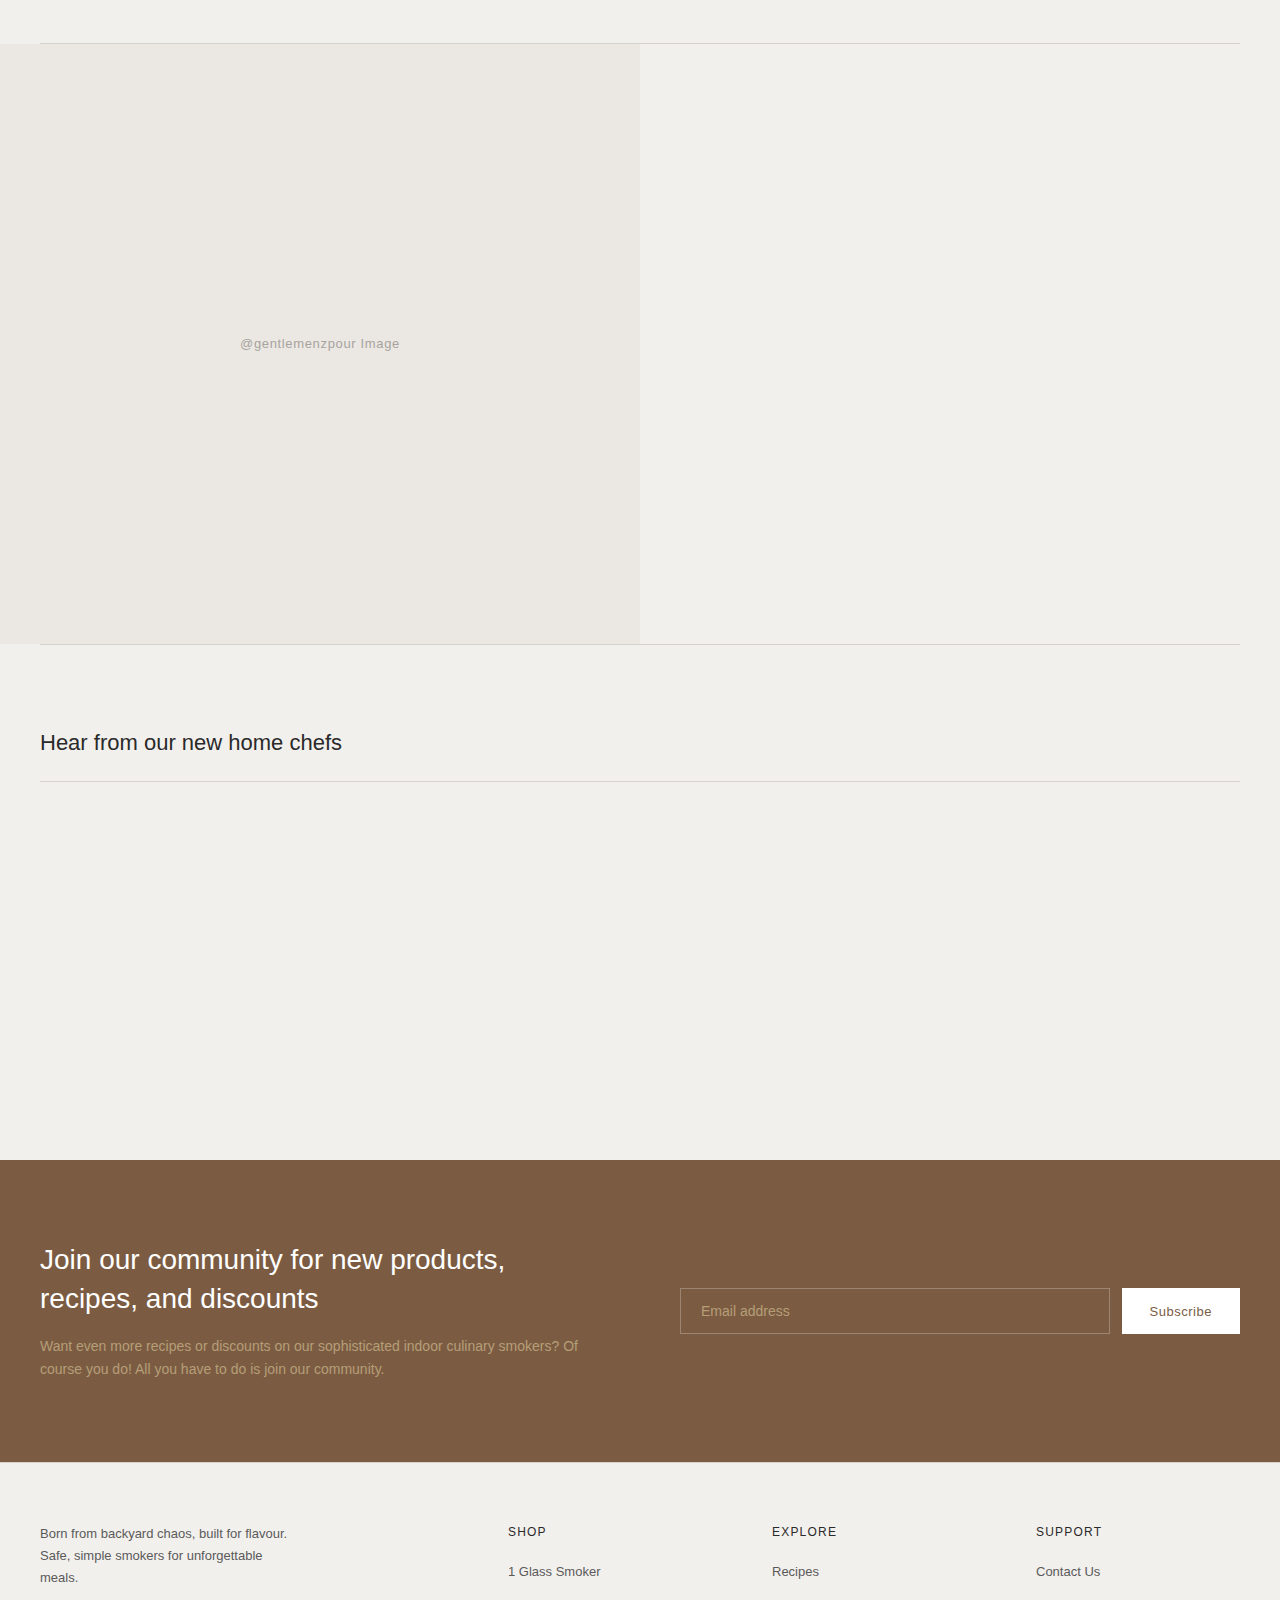
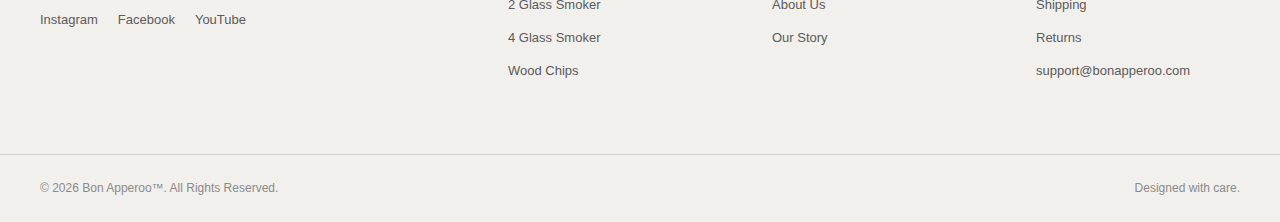
<file: bon/index.html>
<!DOCTYPE html>
<html lang="en">
<head>
  <meta charset="UTF-8">
  <meta name="viewport" content="width=device-width, initial-scale=1.0">
  <title>Bon Apperoo — Culinary Smokers</title>
  <style>
    :root {
      --bg: #F2F0ED;
      --bg-warm: #EBE8E3;
      --walnut: #7B5C42;
      --brass: #B59E78;
      --stone: #A8A39F;
      --amber: #D4A843;
      --text: #2A2A2A;
      --text-secondary: #5A5A5A;
      --text-tertiary: #8A8A8A;
      --border: #D6D2CC;
      --white: #FFFFFF;
    }

    * { margin: 0; padding: 0; box-sizing: border-box; }

    html { scroll-behavior: smooth; }

    body {
      font-family: 'Cera Pro', 'Helvetica Neue', Helvetica, Arial, sans-serif;
      background: var(--bg);
      color: var(--text);
      -webkit-font-smoothing: antialiased;
      -moz-osx-font-smoothing: grayscale;
      font-size: 15px;
      line-height: 1.6;
    }

    a { color: inherit; text-decoration: none; }

    /* ═══════════════════════════════════
       NAVIGATION
    ═══════════════════════════════════ */
    nav {
      position: fixed; top: 0; left: 0; right: 0;
      z-index: 100;
      display: grid;
      grid-template-columns: 1fr auto 1fr;
      align-items: center;
      padding: 20px 40px;
      background: transparent;
      border-bottom: 1px solid transparent;
      transition: background 0.4s, border-color 0.4s;
    }

    nav.scrolled {
      background: var(--bg);
      border-bottom: 1px solid var(--border);
    }

    .nav-left {
      display: flex; gap: 28px;
    }

    .nav-left a {
      font-size: 13px;
      color: rgba(255,255,255,0.8);
      letter-spacing: 0.02em;
      transition: color 0.3s;
    }

    nav.scrolled .nav-left a { color: var(--text); }
    .nav-left a:hover { color: var(--white); }
    nav.scrolled .nav-left a:hover { color: var(--walnut); }

    .nav-logo {
      font-size: 15px;
      font-weight: 500;
      letter-spacing: 0.18em;
      text-transform: uppercase;
      color: var(--white);
      text-align: center;
      transition: color 0.3s;
    }

    nav.scrolled .nav-logo { color: var(--text); }

    .nav-right {
      display: flex;
      justify-content: flex-end;
      gap: 28px;
    }

    .nav-right a {
      font-size: 13px;
      color: rgba(255,255,255,0.8);
      letter-spacing: 0.02em;
      transition: color 0.3s;
    }

    nav.scrolled .nav-right a { color: var(--text); }
    .nav-right a:hover { color: var(--white); }
    nav.scrolled .nav-right a:hover { color: var(--walnut); }

    /* ═══════════════════════════════════
       HERO
    ═══════════════════════════════════ */
    .hero {
      position: relative;
      min-height: 100vh;
      display: flex;
      align-items: center;
      justify-content: center;
      overflow: hidden;
      background: var(--walnut);
    }

    .hero-bg {
      position: absolute;
      inset: 0;
      z-index: 0;
    }

    .hero-bg img {
      width: 100%; height: 100%;
      object-fit: cover;
    }

    .hero-bg .placeholder {
      width: 100%; height: 100%;
      display: flex;
      align-items: center;
      justify-content: center;
      font-size: 13px;
      color: rgba(255,255,255,0.3);
      letter-spacing: 0.05em;
      background: var(--walnut);
    }

    .hero-content {
      position: relative;
      z-index: 2;
      text-align: center;
      padding: 120px 40px 80px;
      max-width: 600px;
    }

    .hero-title {
      font-size: clamp(36px, 5vw, 56px);
      font-weight: 300;
      line-height: 1.2;
      color: var(--white);
      margin-bottom: 36px;
      letter-spacing: -0.02em;
    }

    .hero-title em {
      font-style: italic;
    }

    .hero-cta {
      display: inline-block;
      font-size: 13px;
      font-weight: 400;
      letter-spacing: 0.04em;
      color: var(--white);
      border: 1px solid rgba(255,255,255,0.5);
      padding: 12px 32px;
      border-radius: 100px;
      transition: all 0.3s;
    }

    .hero-cta:hover {
      background: rgba(255,255,255,0.12);
      border-color: rgba(255,255,255,0.8);
    }

    /* ═══════════════════════════════════
       TEXT SECTION
    ═══════════════════════════════════ */
    .text-section {
      padding: 100px 40px;
      max-width: 680px;
      margin: 0 auto;
      text-align: center;
    }

    .text-section-wide {
      max-width: 900px;
    }

    .text-section h2 {
      font-size: 28px;
      font-weight: 300;
      line-height: 1.45;
      color: var(--text);
      letter-spacing: -0.005em;
      margin-bottom: 24px;
    }

    .text-section p {
      font-size: 15px;
      line-height: 1.75;
      color: var(--text-secondary);
      font-weight: 300;
    }

    .text-section .link-arrow {
      display: inline-block;
      margin-top: 28px;
      font-size: 14px;
      color: var(--text);
      border-bottom: 1px solid var(--text);
      padding-bottom: 2px;
      transition: color 0.2s, border-color 0.2s;
    }

    .text-section .link-arrow:hover {
      color: var(--walnut);
      border-color: var(--walnut);
    }

    /* ═══════════════════════════════════
       DIVIDER
    ═══════════════════════════════════ */
    .divider {
      height: 1px;
      background: var(--border);
      margin: 0 40px;
    }

    /* ═══════════════════════════════════
       PRODUCT GRID
    ═══════════════════════════════════ */
    .products-section {
      padding: 80px 40px;
    }

    .products-section-header {
      display: flex;
      justify-content: space-between;
      align-items: baseline;
      margin-bottom: 48px;
      padding-bottom: 20px;
      border-bottom: 1px solid var(--border);
    }

    .products-section-header h2 {
      font-size: 22px;
      font-weight: 300;
      color: var(--text);
    }

    .products-section-header a {
      font-size: 13px;
      color: var(--text-secondary);
      border-bottom: 1px solid var(--text-secondary);
      padding-bottom: 2px;
      transition: color 0.2s, border-color 0.2s;
    }

    .products-section-header a:hover {
      color: var(--walnut);
      border-color: var(--walnut);
    }

    .products-grid {
      display: grid;
      grid-template-columns: repeat(4, 1fr);
      gap: 20px;
    }

    .product-card {
      display: block;
      cursor: pointer;
    }

    .product-card-image {
      aspect-ratio: 1;
      background: var(--bg-warm);
      border-radius: 4px;
      display: flex;
      align-items: center;
      justify-content: center;
      margin-bottom: 20px;
      overflow: hidden;
      position: relative;
    }

    .product-card-image .placeholder-label {
      font-size: 13px;
      color: var(--stone);
      letter-spacing: 0.05em;
    }

    .product-card-image img {
      width: 80%;
      height: 80%;
      object-fit: contain;
      transition: transform 0.5s;
    }

    .product-card:hover .product-card-image img { transform: scale(1.04); }

    .product-card-status {
      position: absolute;
      top: 14px; left: 14px;
      font-size: 11px;
      font-weight: 400;
      color: var(--text-secondary);
      letter-spacing: 0.04em;
    }

    .product-card h3 {
      font-size: 15px;
      font-weight: 400;
      color: var(--text);
      margin-bottom: 4px;
    }

    .product-card .product-card-sub {
      font-size: 13px;
      color: var(--text-tertiary);
      font-weight: 300;
      margin-bottom: 8px;
    }

    .product-card .product-card-price {
      font-size: 14px;
      color: var(--text);
      font-weight: 400;
    }

    /* ═══════════════════════════════════
       SPLIT FEATURE
    ═══════════════════════════════════ */
    .split {
      display: grid;
      grid-template-columns: 1fr 1fr;
      min-height: 600px;
    }

    .split-image {
      background: var(--bg-warm);
      display: flex;
      align-items: center;
      justify-content: center;
      overflow: hidden;
    }

    .split-image img {
      width: 100%; height: 100%;
      object-fit: cover;
    }

    .split-image .placeholder {
      font-size: 13px;
      color: var(--stone);
      letter-spacing: 0.05em;
    }

    .split-content {
      display: flex;
      flex-direction: column;
      justify-content: center;
      padding: 80px;
    }

    .split-content h2 {
      font-size: 28px;
      font-weight: 300;
      line-height: 1.4;
      color: var(--text);
      margin-bottom: 24px;
    }

    .split-content p {
      font-size: 14px;
      line-height: 1.75;
      color: var(--text-secondary);
      font-weight: 300;
      max-width: 380px;
      margin-bottom: 16px;
    }

    .split-content .link-arrow {
      display: inline-block;
      margin-top: 12px;
      font-size: 14px;
      color: var(--text);
      border-bottom: 1px solid var(--text);
      padding-bottom: 2px;
      transition: color 0.2s, border-color 0.2s;
      align-self: flex-start;
    }

    .split-content .link-arrow:hover {
      color: var(--walnut);
      border-color: var(--walnut);
    }

    /* ═══════════════════════════════════
       THREE COLUMN
    ═══════════════════════════════════ */
    .three-col {
      display: grid;
      grid-template-columns: repeat(3, 1fr);
      gap: 0;
    }

    .three-col-item {
      padding: 60px 40px;
      border-right: 1px solid var(--border);
      display: flex;
      flex-direction: column;
    }

    .three-col-item:last-child { border-right: none; }

    .three-col-item .col-image {
      aspect-ratio: 4/3;
      background: var(--bg-warm);
      border-radius: 4px;
      margin-bottom: 28px;
      display: flex;
      align-items: center;
      justify-content: center;
      overflow: hidden;
    }

    .three-col-item .col-image .placeholder {
      font-size: 12px;
      color: var(--stone);
      letter-spacing: 0.05em;
    }

    .three-col-item .col-tag {
      font-size: 11px;
      letter-spacing: 0.12em;
      text-transform: uppercase;
      color: var(--text-tertiary);
      margin-bottom: 10px;
    }

    .three-col-item h3 {
      font-size: 18px;
      font-weight: 400;
      color: var(--text);
      margin-bottom: 12px;
      line-height: 1.35;
    }

    .three-col-item p {
      font-size: 14px;
      line-height: 1.7;
      color: var(--text-secondary);
      font-weight: 300;
      flex: 1;
    }

    .three-col-item .link-arrow {
      display: inline-block;
      margin-top: 20px;
      font-size: 13px;
      color: var(--text);
      border-bottom: 1px solid var(--text);
      padding-bottom: 2px;
      transition: color 0.2s, border-color 0.2s;
      align-self: flex-start;
    }

    .three-col-item .link-arrow:hover {
      color: var(--walnut);
      border-color: var(--walnut);
    }

    /* ═══════════════════════════════════
       REVIEWS
    ═══════════════════════════════════ */
    .reviews-section {
      padding: 80px 40px;
    }

    .reviews-header {
      margin-bottom: 48px;
      padding-bottom: 20px;
      border-bottom: 1px solid var(--border);
    }

    .reviews-header h2 {
      font-size: 22px;
      font-weight: 300;
      color: var(--text);
    }

    .reviews-grid {
      display: grid;
      grid-template-columns: repeat(3, 1fr);
      gap: 0;
    }

    .review-card {
      padding: 36px;
      border-right: 1px solid var(--border);
    }

    .review-card:last-child { border-right: none; }

    .review-stars {
      font-size: 12px;
      letter-spacing: 4px;
      color: var(--walnut);
      margin-bottom: 20px;
    }

    .review-text {
      font-size: 14px;
      line-height: 1.75;
      color: var(--text-secondary);
      font-weight: 300;
      font-style: italic;
      margin-bottom: 24px;
    }

    .review-author {
      font-size: 13px;
      font-weight: 500;
      color: var(--text);
    }

    .review-verified {
      font-size: 12px;
      color: var(--text-tertiary);
      font-weight: 300;
      margin-top: 2px;
    }

    /* ═══════════════════════════════════
       COMMUNITY / CTA
    ═══════════════════════════════════ */
    .community {
      background: var(--walnut);
      padding: 80px 40px;
      display: grid;
      grid-template-columns: 1fr 1fr;
      gap: 80px;
      align-items: center;
    }

    .community h2 {
      font-size: 28px;
      font-weight: 300;
      color: var(--white);
      line-height: 1.4;
      margin-bottom: 16px;
    }

    .community p {
      font-size: 14px;
      line-height: 1.7;
      color: var(--brass);
      font-weight: 300;
    }

    .community-form {
      display: flex;
      gap: 12px;
    }

    .community-form input {
      flex: 1;
      padding: 14px 20px;
      background: transparent;
      border: 1px solid rgba(255,255,255,0.25);
      color: var(--white);
      font-family: inherit;
      font-size: 14px;
      outline: none;
      transition: border-color 0.2s;
    }

    .community-form input::placeholder {
      color: var(--brass);
    }

    .community-form input:focus {
      border-color: var(--brass);
    }

    .community-form button {
      padding: 14px 28px;
      background: var(--white);
      color: var(--walnut);
      border: none;
      font-family: inherit;
      font-size: 13px;
      font-weight: 500;
      letter-spacing: 0.04em;
      cursor: pointer;
      transition: background 0.2s;
    }

    .community-form button:hover {
      background: var(--brass);
      color: var(--white);
    }

    /* ═══════════════════════════════════
       FOOTER
    ═══════════════════════════════════ */
    footer {
      padding: 60px 40px;
      border-top: 1px solid var(--border);
      display: grid;
      grid-template-columns: 2fr 1fr 1fr 1fr;
      gap: 60px;
    }

    .footer-brand p {
      font-size: 13px;
      line-height: 1.7;
      color: var(--text-secondary);
      font-weight: 300;
      margin-bottom: 20px;
      max-width: 260px;
    }

    .footer-socials {
      display: flex; gap: 20px;
    }

    .footer-socials a {
      font-size: 13px;
      color: var(--text-secondary);
      transition: color 0.2s;
    }

    .footer-socials a:hover { color: var(--walnut); }

    .footer-col h5 {
      font-size: 12px;
      font-weight: 500;
      letter-spacing: 0.1em;
      text-transform: uppercase;
      color: var(--text);
      margin-bottom: 20px;
    }

    .footer-col a {
      display: block;
      font-size: 13px;
      color: var(--text-secondary);
      font-weight: 300;
      margin-bottom: 12px;
      transition: color 0.2s;
    }

    .footer-col a:hover { color: var(--walnut); }

    .footer-bottom {
      padding: 24px 40px;
      border-top: 1px solid var(--border);
      display: flex;
      justify-content: space-between;
    }

    .footer-bottom p {
      font-size: 12px;
      color: var(--text-tertiary);
      font-weight: 300;
    }

    /* ═══════════════════════════════════
       SCROLL REVEAL
    ═══════════════════════════════════ */
    .reveal {
      opacity: 0;
      transform: translateY(20px);
      transition: opacity 0.6s ease, transform 0.6s ease;
    }

    .reveal.visible {
      opacity: 1;
      transform: translateY(0);
    }

    /* ═══════════════════════════════════
       RESPONSIVE
    ═══════════════════════════════════ */
    @media (max-width: 1024px) {
      .hero-content { padding: 100px 32px 60px; }
      .products-grid { grid-template-columns: repeat(2, 1fr); }
      .split { grid-template-columns: 1fr; }
      .split-content { padding: 60px 40px; }
      .three-col { grid-template-columns: 1fr; }
      .three-col-item { border-right: none; border-bottom: 1px solid var(--border); }
      .three-col-item:last-child { border-bottom: none; }
      .reviews-grid { grid-template-columns: 1fr; }
      .review-card { border-right: none; border-bottom: 1px solid var(--border); }
      .review-card:last-child { border-bottom: none; }
      .community { grid-template-columns: 1fr; gap: 40px; }
      footer { grid-template-columns: 1fr 1fr; }
    }

    @media (max-width: 640px) {
      nav { padding: 16px 20px; }
      .nav-left, .nav-right { gap: 16px; }
      .products-grid { grid-template-columns: 1fr; }
      .hero-content { padding: 80px 20px 60px; }
      section, .products-section, .reviews-section { padding: 60px 20px; }
      .text-section { padding: 60px 20px; }
      .split-content { padding: 40px 20px; }
      .community { padding: 60px 20px; }
      footer { grid-template-columns: 1fr; padding: 40px 20px; gap: 32px; }
      .footer-bottom { padding: 20px; flex-direction: column; gap: 8px; }
      .community-form { flex-direction: column; }
      .divider { margin: 0 20px; }
    }
  </style>
</head>
<body>

<!-- ═══════════════ NAV ═══════════════ -->
<nav>
  <div class="nav-left">
    <a href="#products">Shop</a>
    <a href="#about">About</a>
    <a href="#recipes">Recipes</a>
  </div>
  <a href="#" class="nav-logo">Bon Apperoo</a>
  <div class="nav-right">
    <a href="#contact">Contact</a>
  </div>
</nav>

<!-- ═══════════════ HERO ═══════════════ -->
<section class="hero">
  <div class="hero-bg">
    <div class="placeholder">Hero Background Image</div>
  </div>
  <div class="hero-content">
    <h1 class="hero-title">Flavour, simplicity,<br>and a bit of <em>drama</em></h1>
    <a href="#products" class="hero-cta">Shop Now</a>
  </div>
</section>

<!-- ═══════════════ INTRO ═══════════════ -->
<div class="text-section text-section-wide reveal">
  <h2>Bring real wood smoke to your cheese, charcuterie, desserts, and drinks — no bulky setup, no cleanup stress. Compact, beautiful, and surprisingly powerful.</h2>
  <a href="#about" class="link-arrow">Discover more</a>
</div>

<div class="divider"></div>

<!-- ═══════════════ PRODUCTS ═══════════════ -->
<div class="products-section" id="products">
  <div class="products-section-header">
    <h2>Culinary Smoker Range</h2>
    <a href="#">View all</a>
  </div>
  <div class="products-grid">
    <a class="product-card reveal" href="#">
      <div class="product-card-image">
        <span class="placeholder-label">1 Glass</span>
        <span class="product-card-status">Sold out</span>
      </div>
      <h3>1 Glass Smoker</h3>
      <p class="product-card-sub">Single serve, personal pour</p>
      <span class="product-card-price">$49.99</span>
    </a>
    <a class="product-card reveal" href="#">
      <div class="product-card-image">
        <span class="placeholder-label">2 Glass</span>
      </div>
      <h3>2 Glass Smoker</h3>
      <p class="product-card-sub">Date night, dual cocktails</p>
      <span class="product-card-price">$69.99</span>
    </a>
    <a class="product-card reveal" href="#">
      <div class="product-card-image">
        <span class="placeholder-label">4 Glass</span>
      </div>
      <h3>4 Glass Smoker</h3>
      <p class="product-card-sub">Dinner party, group experience</p>
      <span class="product-card-price">$89.99</span>
    </a>
    <a class="product-card reveal" href="#">
      <div class="product-card-image">
        <span class="placeholder-label">Pro Dome</span>
        <span class="product-card-status">Coming soon</span>
      </div>
      <h3>Pro Dome Smoker</h3>
      <p class="product-card-sub">Full-size, professional grade</p>
      <span class="product-card-price">TBA</span>
    </a>
  </div>
</div>

<div class="divider"></div>

<!-- ═══════════════ ABOUT ═══════════════ -->
<div class="split" id="about">
  <div class="split-image">
    <span class="placeholder">Product Lifestyle Image</span>
  </div>
  <div class="split-content reveal">
    <h2>Born from backyard chaos, built for flavour</h2>
    <p>Crafted from natural Acacia wood, our Culinary Smoker Box is designed for quick and maximum smokiness, perfect for enhancing various dishes year-round.</p>
    <p>Safe, simple smokers for unforgettable meals — no bulky setup, no cleanup stress.</p>
    <a href="#" class="link-arrow">Read our story</a>
  </div>
</div>

<!-- ═══════════════ FEATURES ═══════════════ -->
<div class="three-col">
  <div class="three-col-item reveal">
    <div class="col-image">
      <span class="placeholder">Feature Image</span>
    </div>
    <span class="col-tag">Versatile</span>
    <h3>Perfect for Any Use</h3>
    <p>Portable and lightweight — perfect for kitchens, patios, camping trips, and RV adventures.</p>
  </div>
  <div class="three-col-item reveal">
    <div class="col-image">
      <span class="placeholder">Feature Image</span>
    </div>
    <span class="col-tag">Craftsmanship</span>
    <h3>Sophisticated Aesthetics</h3>
    <p>Handcrafted from natural Acacia wood with a warm, refined finish worthy of any table setting.</p>
  </div>
  <div class="three-col-item reveal">
    <div class="col-image">
      <span class="placeholder">Feature Image</span>
    </div>
    <span class="col-tag">Practical</span>
    <h3>Easy Clean Design</h3>
    <p>Detachable chimney and filter make cleanup effortless after every smoking session.</p>
  </div>
</div>

<div class="divider"></div>

<!-- ═══════════════ NATURAL SMOKE ═══════════════ -->
<div class="split">
  <div class="split-content reveal">
    <h2>Add natural smoky flavours, not chemicals</h2>
    <p>Hate the taste of liquid smoke and all the harmful carcinogens that come with it? So do we. Our Acacia culinary smoker box infuses natural smokiness into small meats, cheeses, charcuterie items, and even that weird smoked cake recipe you've been wanting to try.</p>
    <a href="#" class="link-arrow">Explore wood chips</a>
  </div>
  <div class="split-image">
    <span class="placeholder">Woodchips Image</span>
  </div>
</div>

<!-- ═══════════════ WOODCHIPS ═══════════════ -->
<div class="text-section reveal">
  <h2>Four distinct wood chip flavours</h2>
  <p>Each variety — apple, oak, cherry, and hickory — has been selected to complement different ingredients and occasions. From delicate seafood to bold cocktails, there's a flavour for every creation.</p>
</div>

<div class="divider"></div>

<!-- ═══════════════ RECIPES ═══════════════ -->
<div class="products-section" id="recipes">
  <div class="products-section-header">
    <h2>Explore new smoky recipes</h2>
    <a href="#">View all</a>
  </div>
</div>
<div class="three-col">
  <div class="three-col-item reveal">
    <div class="col-image">
      <span class="placeholder">Recipe Image</span>
    </div>
    <span class="col-tag">Featured</span>
    <h3>Smoked Cheese Dip</h3>
    <p>A rich, creamy dip elevated with real wood smoke — perfect for gatherings and charcuterie boards.</p>
    <a href="#" class="link-arrow">View recipe</a>
  </div>
  <div class="three-col-item reveal">
    <div class="col-image">
      <span class="placeholder">Recipe Image</span>
    </div>
    <span class="col-tag">Appetiser</span>
    <h3>Smoked Deviled Eggs</h3>
    <p>Classic deviled eggs with a subtle smoky twist using cherry wood chips for added depth.</p>
    <a href="#" class="link-arrow">View recipe</a>
  </div>
  <div class="three-col-item reveal">
    <div class="col-image">
      <span class="placeholder">Recipe Image</span>
    </div>
    <span class="col-tag">Cocktail</span>
    <h3>Smoked Old Fashioned</h3>
    <p>The quintessential smoked cocktail — bourbon, bitters, and a blanket of hickory smoke.</p>
    <a href="#" class="link-arrow">View recipe</a>
  </div>
</div>

<div class="divider"></div>

<!-- ═══════════════ COLLAB ═══════════════ -->
<div class="split">
  <div class="split-image">
    <span class="placeholder">@gentlemenzpour Image</span>
  </div>
  <div class="split-content reveal">
    <h2>Our recent collabs</h2>
    <p>A certified culinary gangsta serving up bold, smoked, and grilled flavour experiences. McKenzie brings serious heat to the table as a ServSafe-certified pitmaster, chef, and digital creator.</p>
    <a href="#" class="link-arrow">Check it out @gentlemenzpour</a>
  </div>
</div>

<div class="divider"></div>

<!-- ═══════════════ REVIEWS ═══════════════ -->
<div class="reviews-section" id="reviews">
  <div class="reviews-header">
    <h2>Hear from our new home chefs</h2>
  </div>
  <div class="reviews-grid">
    <div class="review-card reveal">
      <div class="review-stars">&#9733;&#9733;&#9733;&#9733;&#9733;</div>
      <p class="review-text">"I bought this smoking box for a friend. The size of the box is perfect for a tumbler, cheese, salami or garnish. Really impressive. Would buy again."</p>
      <div class="review-author">MM</div>
      <div class="review-verified">Verified Buyer</div>
    </div>
    <div class="review-card reveal">
      <div class="review-stars">&#9733;&#9733;&#9733;&#9733;&#9733;</div>
      <p class="review-text">"I couldn't wait to upgrade my previous drink smoker and expand the option to smoke cheese and meats for when I make my charcuterie."</p>
      <div class="review-author">Dudley</div>
      <div class="review-verified">Verified Buyer</div>
    </div>
    <div class="review-card reveal">
      <div class="review-stars">&#9733;&#9733;&#9733;&#9733;&#9733;</div>
      <p class="review-text">"I was searching for a smaller smoker for my RV kitchen, and this one is ideal. It's easy to use without needing extra tools."</p>
      <div class="review-author">De Fleming</div>
      <div class="review-verified">Verified Buyer</div>
    </div>
  </div>
</div>

<!-- ═══════════════ COMMUNITY ═══════════════ -->
<div class="community" id="contact">
  <div>
    <h2>Join our community for new products, recipes, and discounts</h2>
    <p>Want even more recipes or discounts on our sophisticated indoor culinary smokers? Of course you do! All you have to do is join our community.</p>
  </div>
  <form class="community-form" onsubmit="event.preventDefault()">
    <input type="email" placeholder="Email address" required>
    <button type="submit">Subscribe</button>
  </form>
</div>

<!-- ═══════════════ FOOTER ═══════════════ -->
<footer>
  <div class="footer-brand">
    <p>Born from backyard chaos, built for flavour. Safe, simple smokers for unforgettable meals.</p>
    <div class="footer-socials">
      <a href="https://instagram.com/culinarysmokers">Instagram</a>
      <a href="https://facebook.com/culinarysmokers">Facebook</a>
      <a href="https://youtube.com/@BonApperoo">YouTube</a>
    </div>
  </div>
  <div class="footer-col">
    <h5>Shop</h5>
    <a href="#">1 Glass Smoker</a>
    <a href="#">2 Glass Smoker</a>
    <a href="#">4 Glass Smoker</a>
    <a href="#">Wood Chips</a>
  </div>
  <div class="footer-col">
    <h5>Explore</h5>
    <a href="#">Recipes</a>
    <a href="#">About Us</a>
    <a href="#">Our Story</a>
  </div>
  <div class="footer-col">
    <h5>Support</h5>
    <a href="mailto:support@bonapperoo.com">Contact Us</a>
    <a href="#">Shipping</a>
    <a href="#">Returns</a>
    <a href="mailto:support@bonapperoo.com">support@bonapperoo.com</a>
  </div>
</footer>
<div class="footer-bottom">
  <p>&copy; 2026 Bon Apperoo&trade;. All Rights Reserved.</p>
  <p>Designed with care.</p>
</div>

<!-- ═══════════════ SCRIPTS ═══════════════ -->
<script>
  // Nav: switch to light theme when scrolled past hero
  const nav = document.querySelector('nav');
  const hero = document.querySelector('.hero');
  const navObserver = new IntersectionObserver(([entry]) => {
    nav.classList.toggle('scrolled', !entry.isIntersecting);
  }, { threshold: 0 });
  navObserver.observe(hero);

  // Scroll reveal
  const reveals = document.querySelectorAll('.reveal');
  const observer = new IntersectionObserver((entries) => {
    entries.forEach(entry => {
      if (entry.isIntersecting) entry.target.classList.add('visible');
    });
  }, { threshold: 0.1, rootMargin: '0px 0px -30px 0px' });
  reveals.forEach(el => observer.observe(el));
</script>

</body>
</html>
</file>
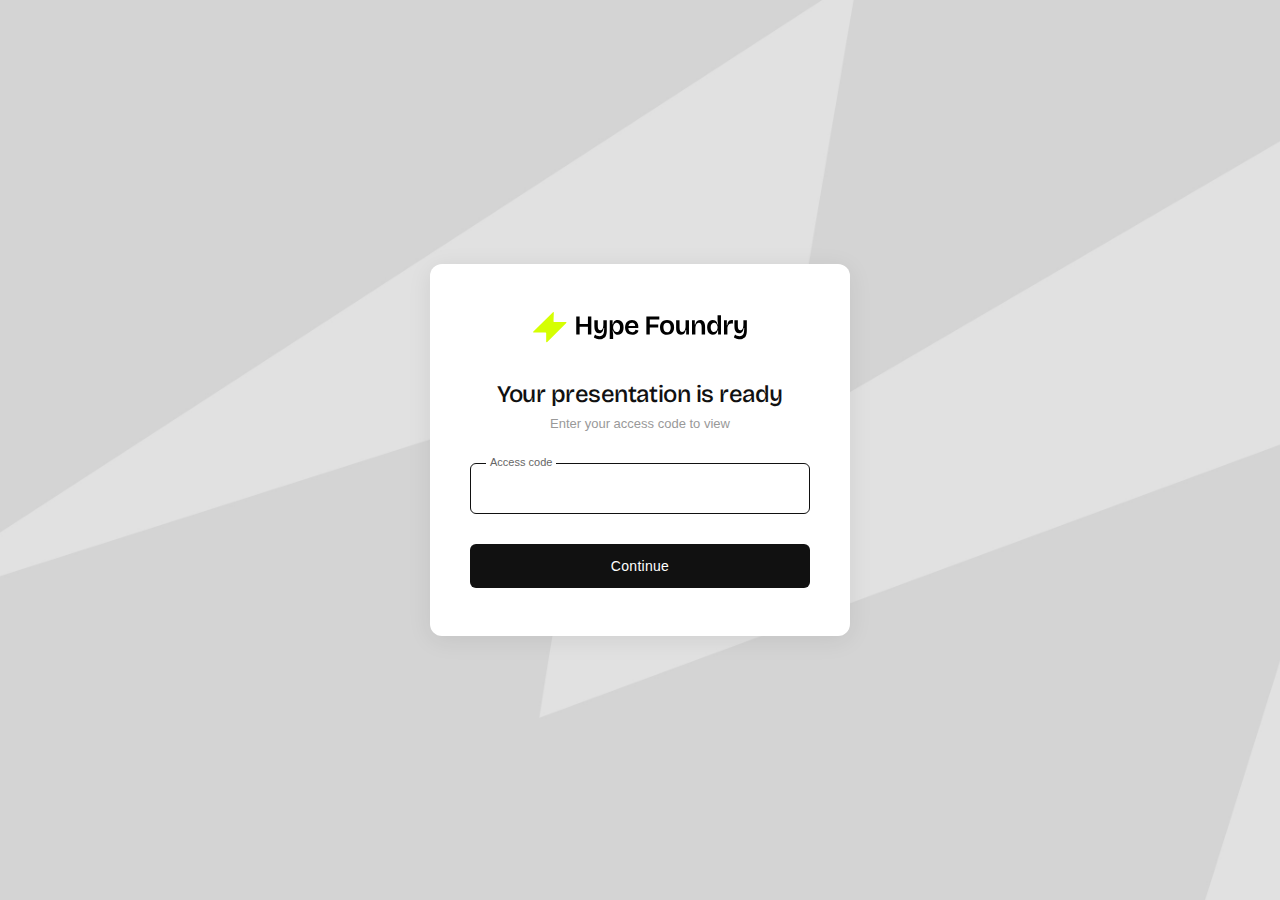
<file: hss/index.html>
<!DOCTYPE html>
<html lang="en">
<head>
  <meta charset="UTF-8">
  <meta name="viewport" content="width=device-width, initial-scale=1.0">
  <title>Hype Foundry / Client Access</title>
  <link rel="icon" type="image/png" href="assets/hf-favicon.png">
  <link rel="preconnect" href="https://fonts.googleapis.com">
  <link rel="preconnect" href="https://fonts.gstatic.com" crossorigin>
  <link href="https://fonts.googleapis.com/css2?family=Bricolage+Grotesque:opsz,wght@12..96,200..800&display=swap" rel="stylesheet">
  <style>
    *, *::before, *::after { margin: 0; padding: 0; box-sizing: border-box; }
    body {
      font-family: 'Helvetica Neue', Helvetica, Arial, -apple-system, sans-serif;
      background: url('assets/hf-bg-image.jpg') center center / cover no-repeat;
      height: 100vh;
      display: flex; align-items: center; justify-content: center;
      -webkit-font-smoothing: antialiased;
    }

    .login-card {
      background: #ffffff;
      border-radius: 12px;
      box-shadow: 0 4px 24px rgba(0,0,0,0.08);
      text-align: center;
      max-width: 420px; width: 100%;
      padding: 48px 40px;
      margin: 0 20px;
      position: relative; z-index: 1;
      transition: opacity 0.5s ease, transform 0.5s ease;
    }
    .login-card.fade-out {
      opacity: 0; transform: scale(0.97);
    }
    .login-logo {
      height: 32px; width: auto; margin-bottom: 32px;
    }
    .login-heading {
      font-family: 'Bricolage Grotesque', 'Helvetica Neue', Helvetica, Arial, sans-serif;
      font-size: 24px; font-weight: 500; color: #111111;
      letter-spacing: -0.02em; margin-bottom: 8px;
    }
    .login-subtext {
      font-size: 13px; font-weight: 400; color: #999999;
      margin-bottom: 32px;
    }
    .login-input-wrap {
      margin-bottom: 8px; position: relative;
    }
    .login-input {
      width: 100%; padding: 16px 16px;
      font-family: 'Helvetica Neue', Helvetica, Arial, sans-serif;
      font-size: 15px; color: #111111;
      background: #ffffff;
      border: 1px solid #d0d0d0;
      border-radius: 6px; outline: none;
      text-align: left;
      transition: border-color 0.2s;
    }
    .login-input:focus {
      border-color: #111111;
    }
    .login-input::placeholder {
      color: transparent;
    }
    .login-float-label {
      position: absolute; left: 16px;
      top: 17px;
      font-size: 15px; line-height: 1; color: #999999;
      pointer-events: none;
      transition: all 0.2s ease;
      background: #ffffff; padding: 0 4px;
    }
    .login-input:focus ~ .login-float-label,
    .login-input:not(:placeholder-shown) ~ .login-float-label {
      top: -6px; font-size: 11px; color: #666666;
    }
    .login-input.error { border-color: #C0392B; }
    .login-input.error ~ .login-float-label { color: #C0392B; }
    .login-error {
      font-size: 12px; color: #C0392B; margin-top: 8px;
      text-align: left;
      opacity: 0; transition: opacity 0.2s;
    }
    .login-error.visible { opacity: 1; }
    .login-button {
      font-family: 'Helvetica Neue', Helvetica, Arial, sans-serif;
      font-size: 14px; font-weight: 500; letter-spacing: 0.02em;
      color: #ffffff; background: #111111;
      border: none; border-radius: 6px;
      padding: 14px 32px; width: 100%;
      cursor: pointer; transition: background 0.2s, transform 0.15s;
    }
    .login-button:hover { background: #2a2a2a; transform: translateY(-1px); }
    .login-button:focus-visible {
      outline: 2px solid #111111; outline-offset: 2px;
    }

    /* ── Loading spinner ── */
    .login-spinner {
      display: none;
      position: absolute;
      inset: 0; margin: auto;
      width: 28px; height: 28px;
      border: 2.5px solid rgba(200,255,0,0.25);
      border-top-color: #C8FF00;
      border-radius: 50%;
      animation: spin 0.7s linear infinite;
    }
    .login-spinner.visible { display: block; }
    @keyframes spin {
      to { transform: rotate(360deg); }
    }

    .login-card.loading .login-input-wrap,
    .login-card.loading .login-button {
      opacity: 0;
      pointer-events: none;
      transition: opacity 0.3s ease;
    }
    .login-card.loading .login-subtext {
      opacity: 0;
      transition: opacity 0.3s ease;
    }
  </style>
</head>
<body>

<div class="login-card" id="login-card">
  <img src="assets/hf-logo.svg" alt="Hype Foundry" class="login-logo">
  <h1 class="login-heading">Your presentation is ready</h1>
  <p class="login-subtext">Enter your access code to view</p>
  <div class="login-input-wrap">
    <input type="password" id="login-password" class="login-input" placeholder="Access code" autocomplete="off" autofocus>
    <label class="login-float-label" for="login-password">Access code</label>
    <p class="login-error" id="login-error">Incorrect code. Please try again.</p>
  </div>
  <button id="login-submit" class="login-button">Continue</button>
  <div class="login-spinner" id="login-spinner"></div>
</div>

<script>
(function() {
  var HASH = '44ce7811870265914e7ed29ab916e09a37643f9489a0faee85d73b14413d474e';
  var card = document.getElementById('login-card');
  var input = document.getElementById('login-password');
  var btn = document.getElementById('login-submit');
  var errorEl = document.getElementById('login-error');
  var spinner = document.getElementById('login-spinner');

  if (sessionStorage.getItem('hss-auth') === 'true') {
    window.location.replace('presentation-r2.html');
    return;
  }

  async function hash(pw) {
    var data = new TextEncoder().encode(pw);
    var buf = await crypto.subtle.digest('SHA-256', data);
    return Array.from(new Uint8Array(buf)).map(function(b) {
      return b.toString(16).padStart(2, '0');
    }).join('');
  }

  async function attempt() {
    var h = await hash(input.value);
    if (h === HASH) {
      sessionStorage.setItem('hss-auth', 'true');
      card.classList.add('loading');
      spinner.classList.add('visible');
      setTimeout(function() {
        card.classList.add('fade-out');
        setTimeout(function() {
          window.location.href = 'presentation-r2.html';
        }, 500);
      }, 1000);
    } else {
      input.classList.add('error');
      errorEl.classList.add('visible');
      input.value = '';
      input.focus();
      setTimeout(function() { input.classList.remove('error'); }, 1500);
    }
  }

  btn.addEventListener('click', attempt);
  input.addEventListener('keydown', function(e) {
    if (e.key === 'Enter') attempt();
    errorEl.classList.remove('visible');
  });
})();
</script>

</body>
</html>
</file>
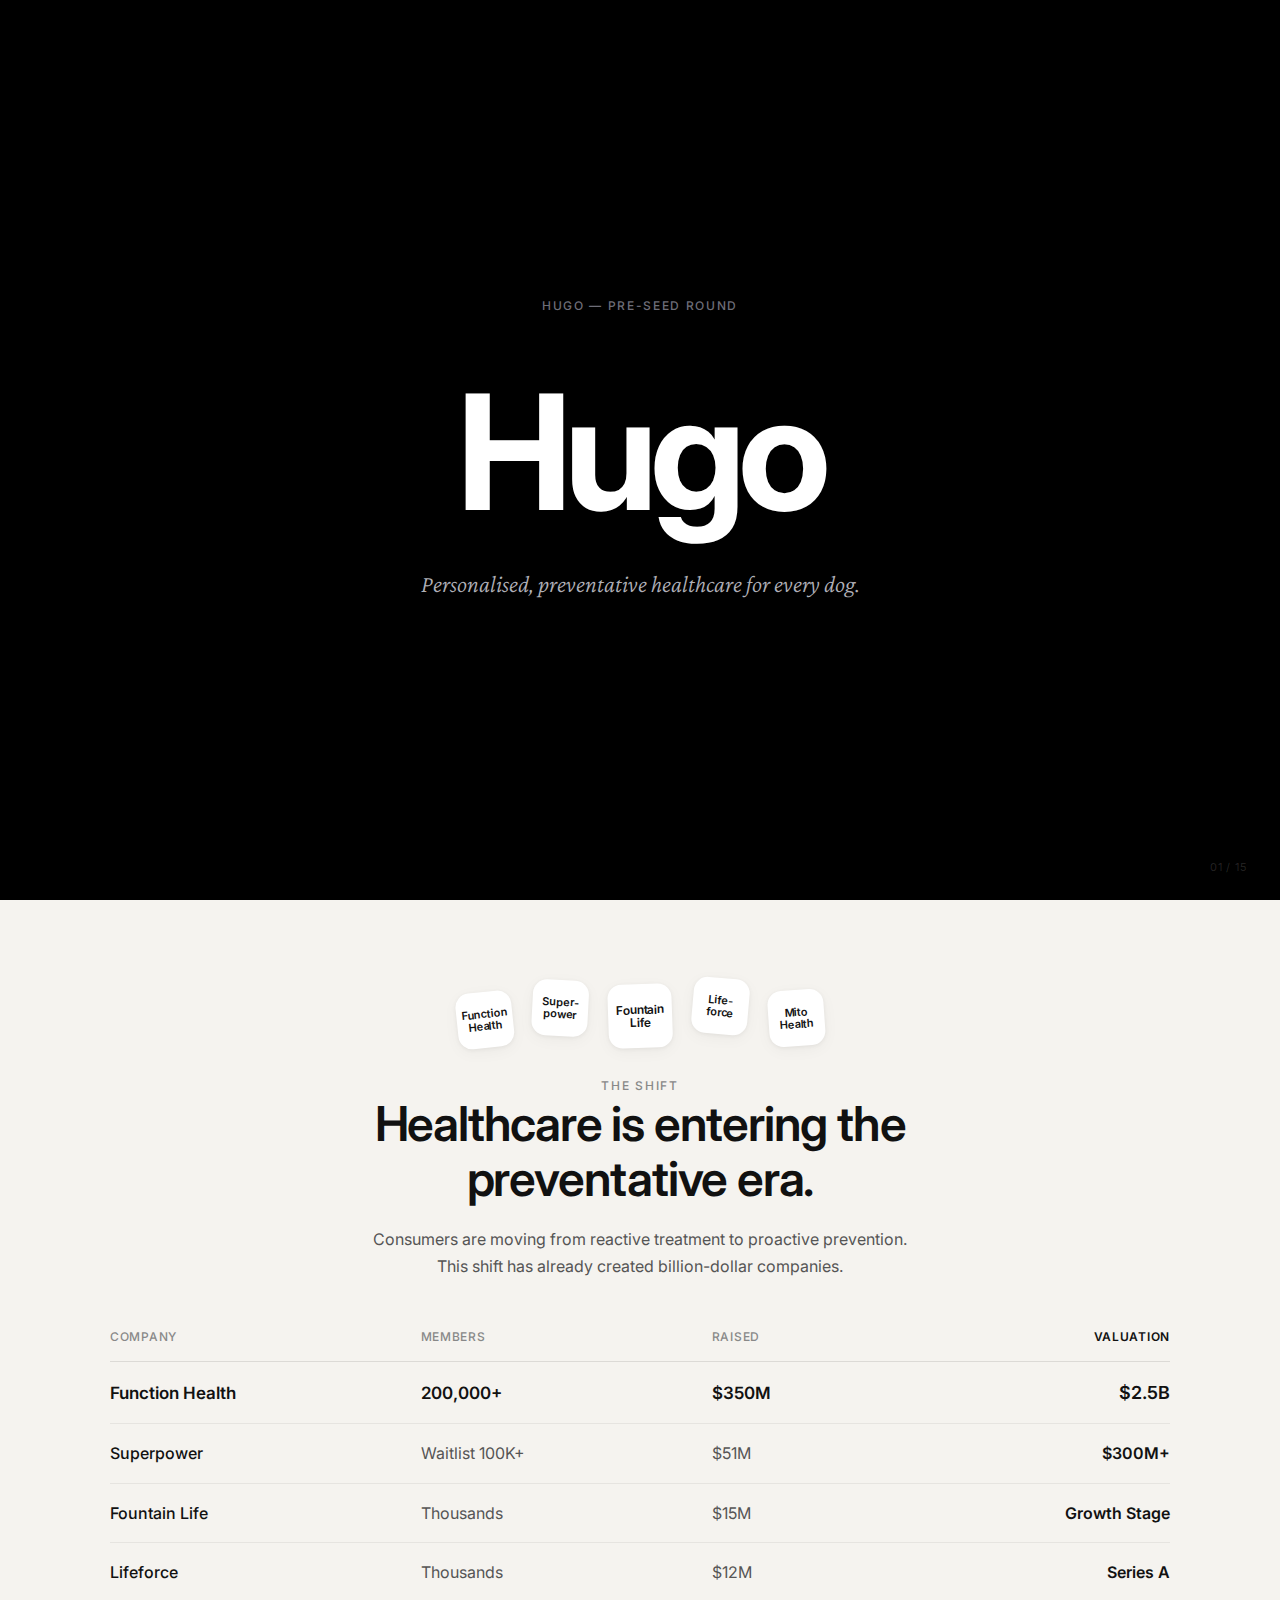
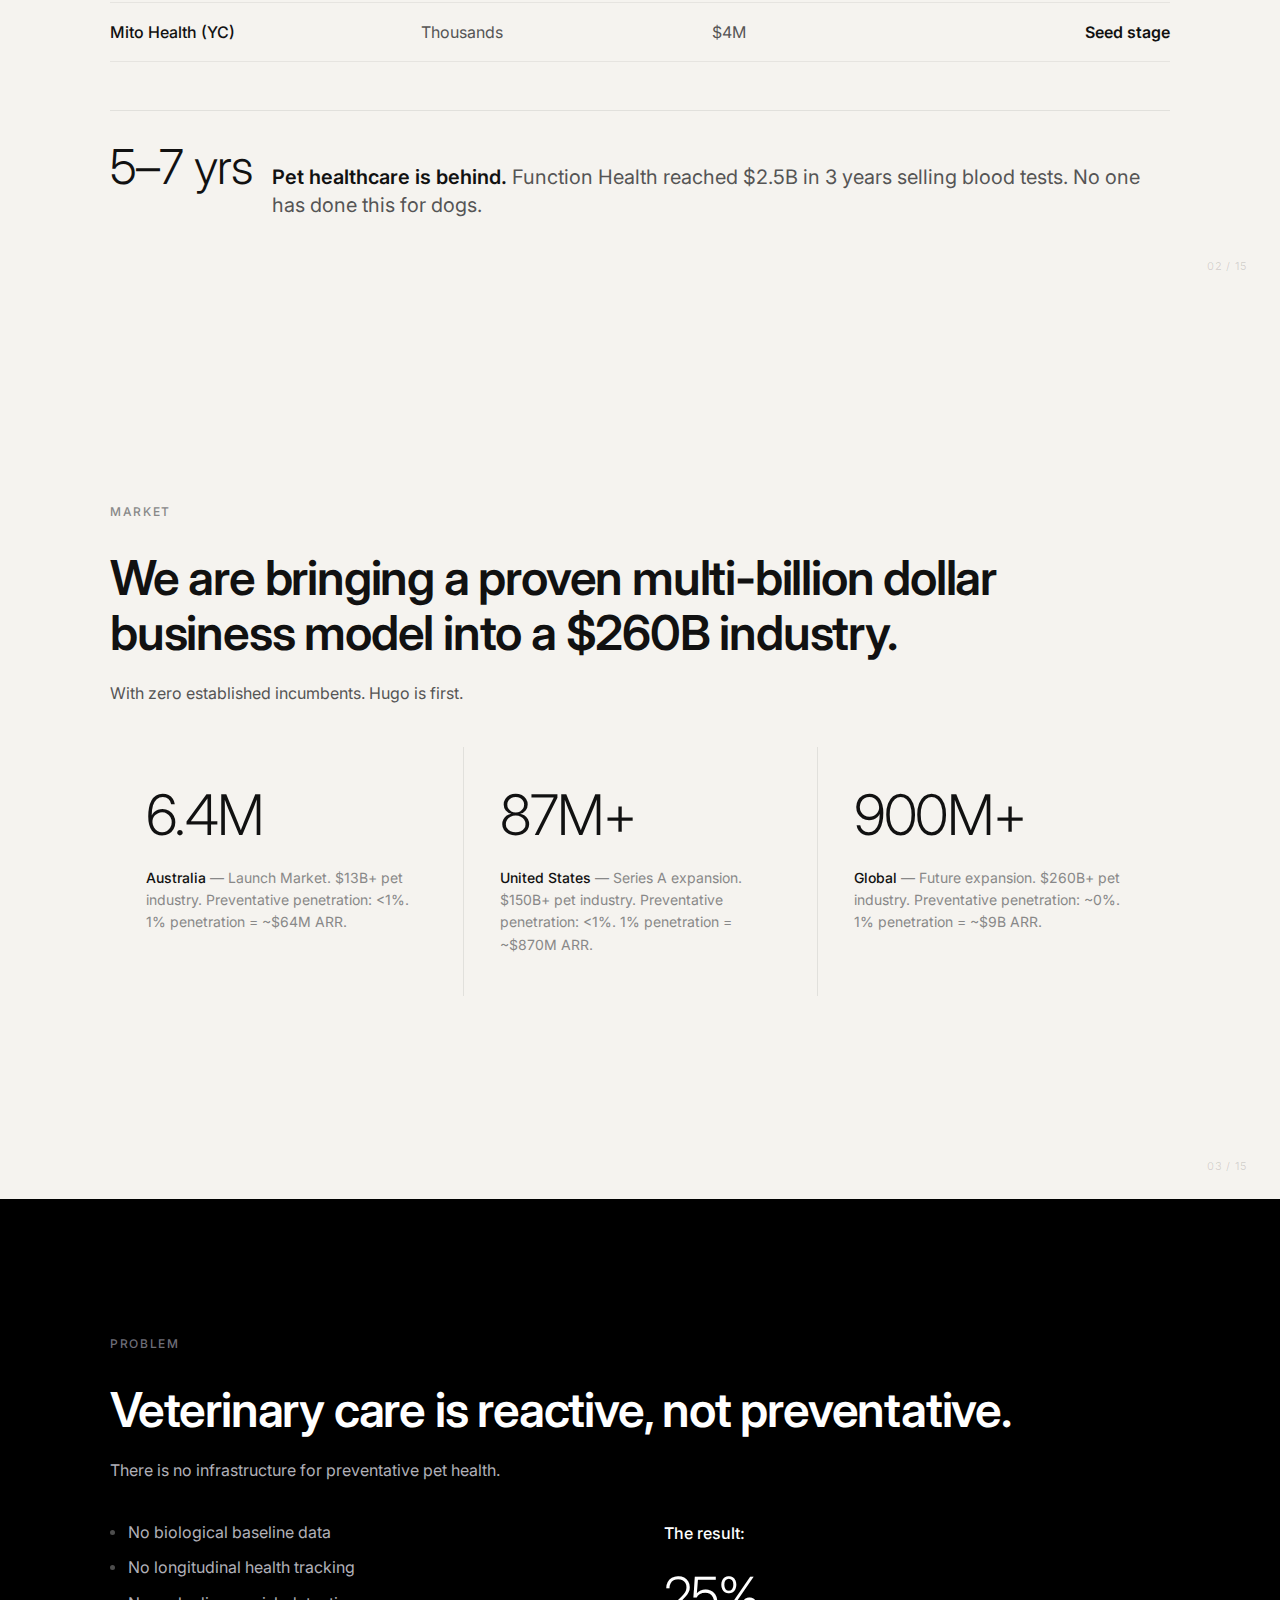
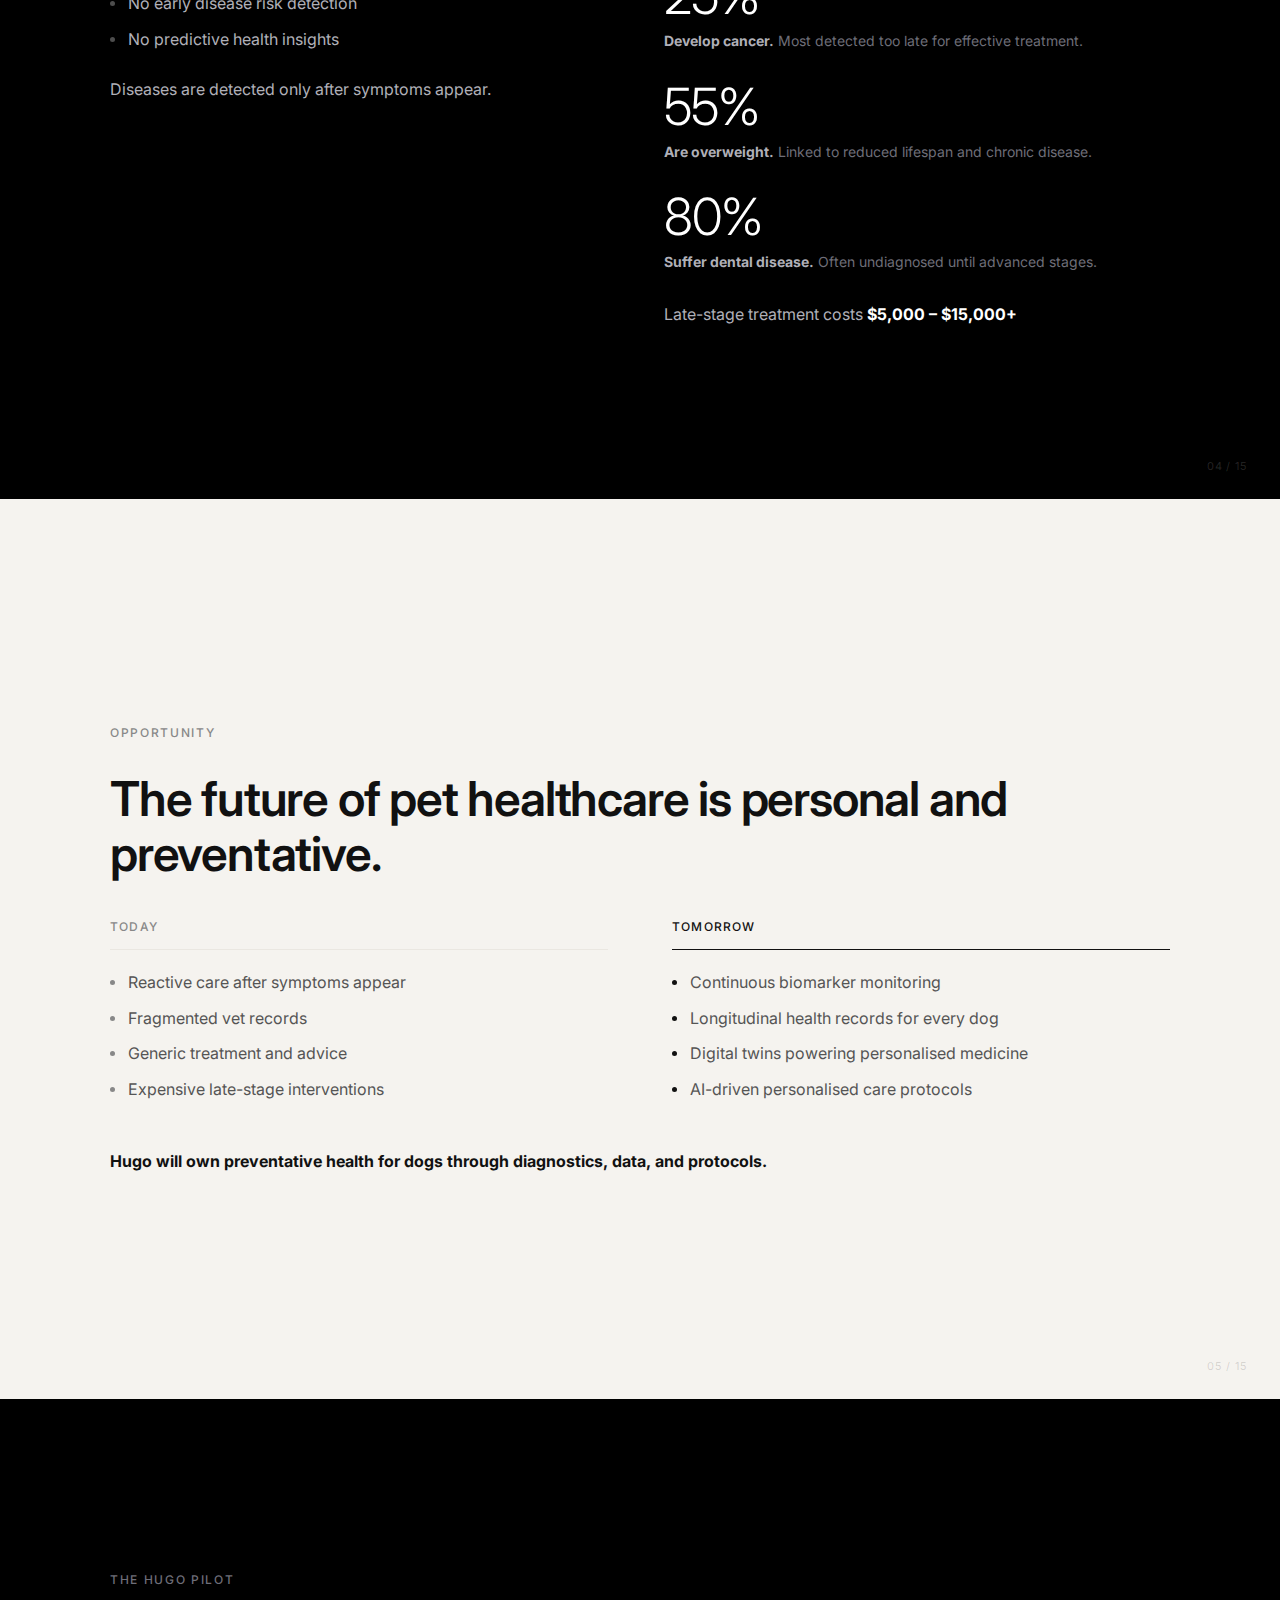
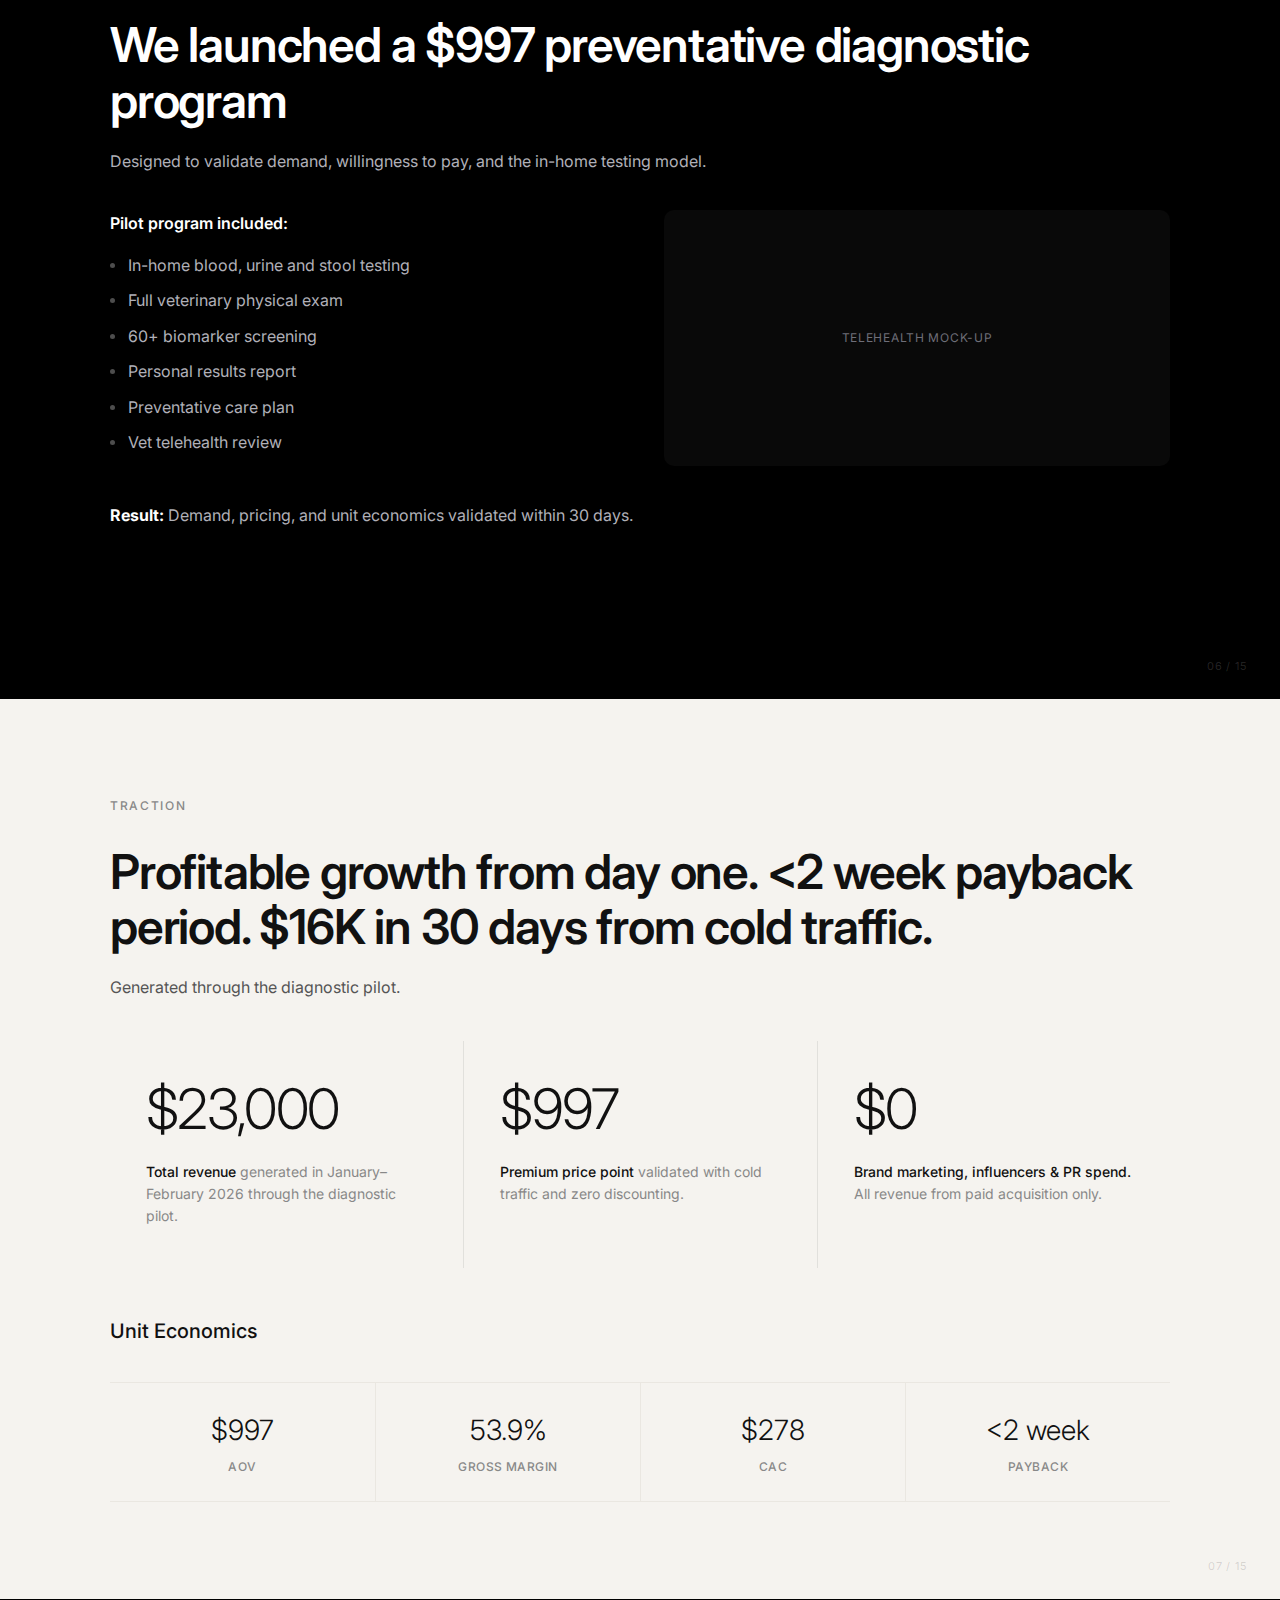
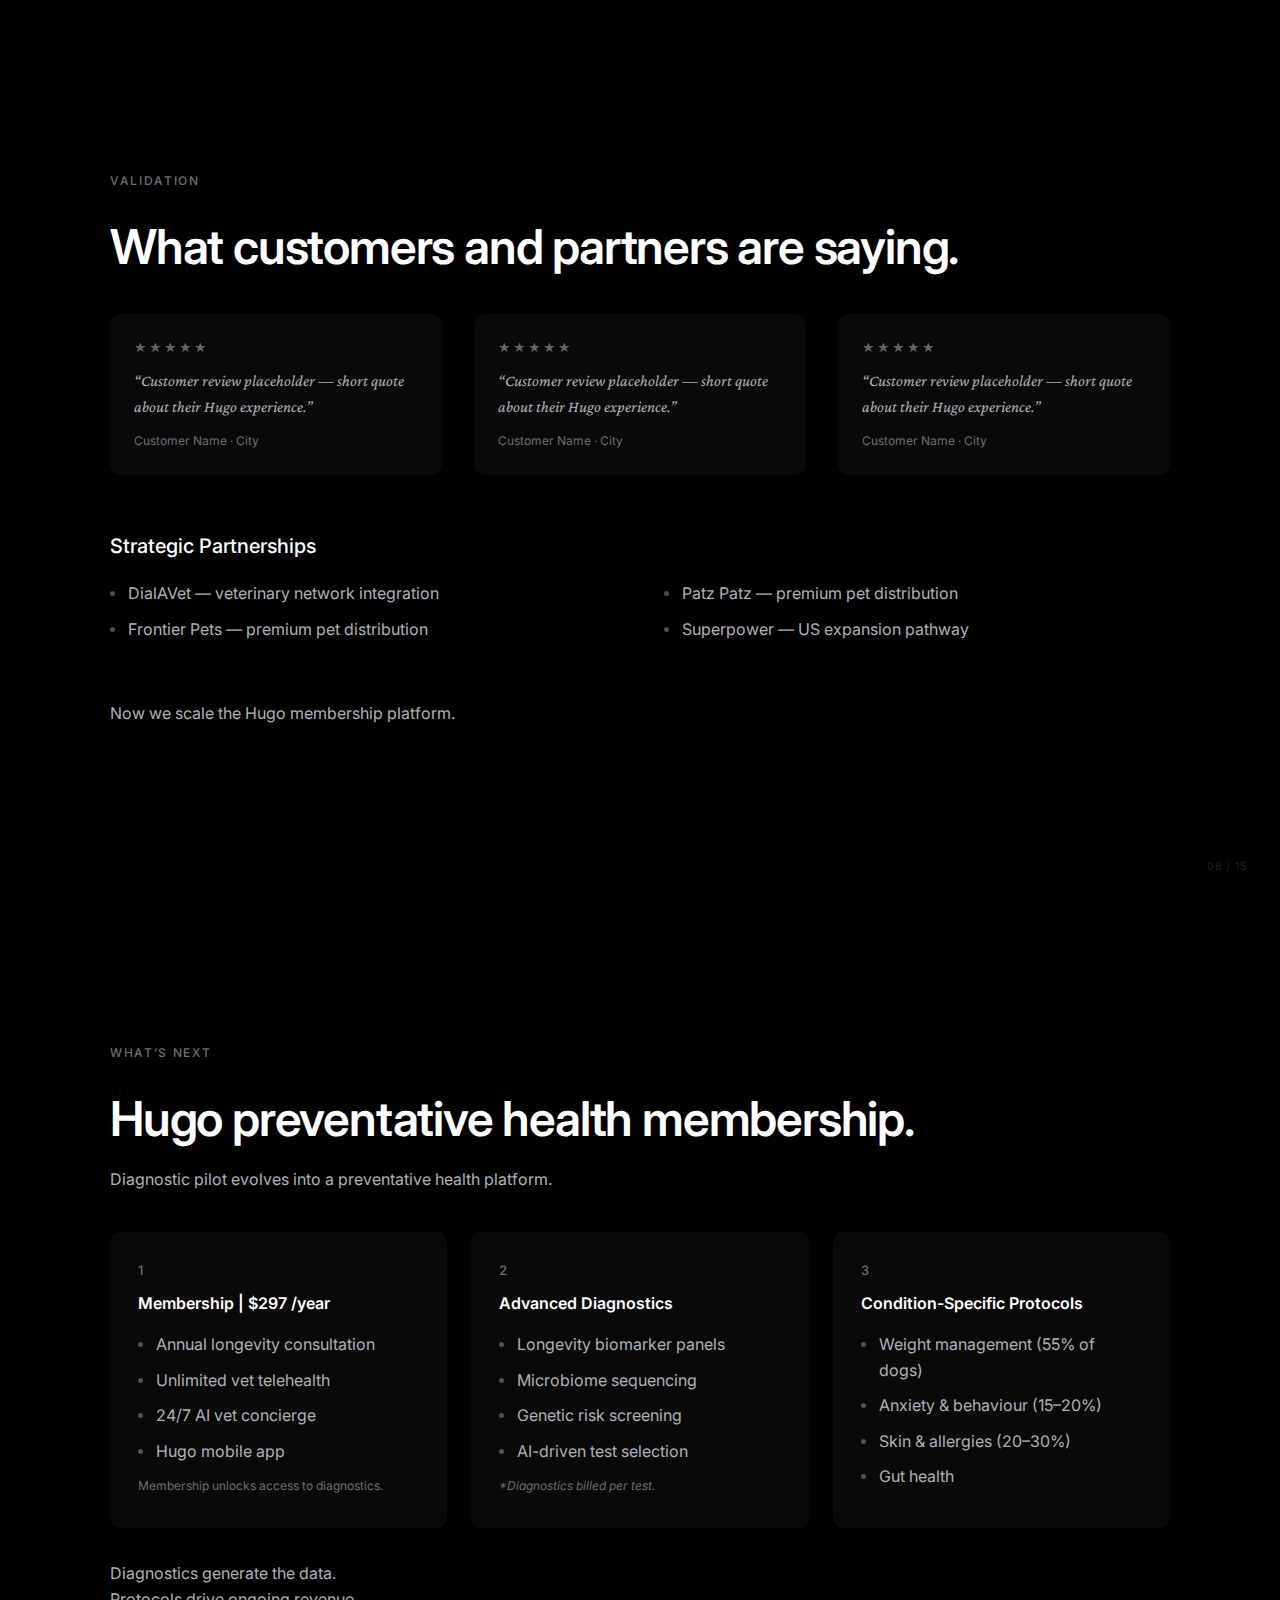
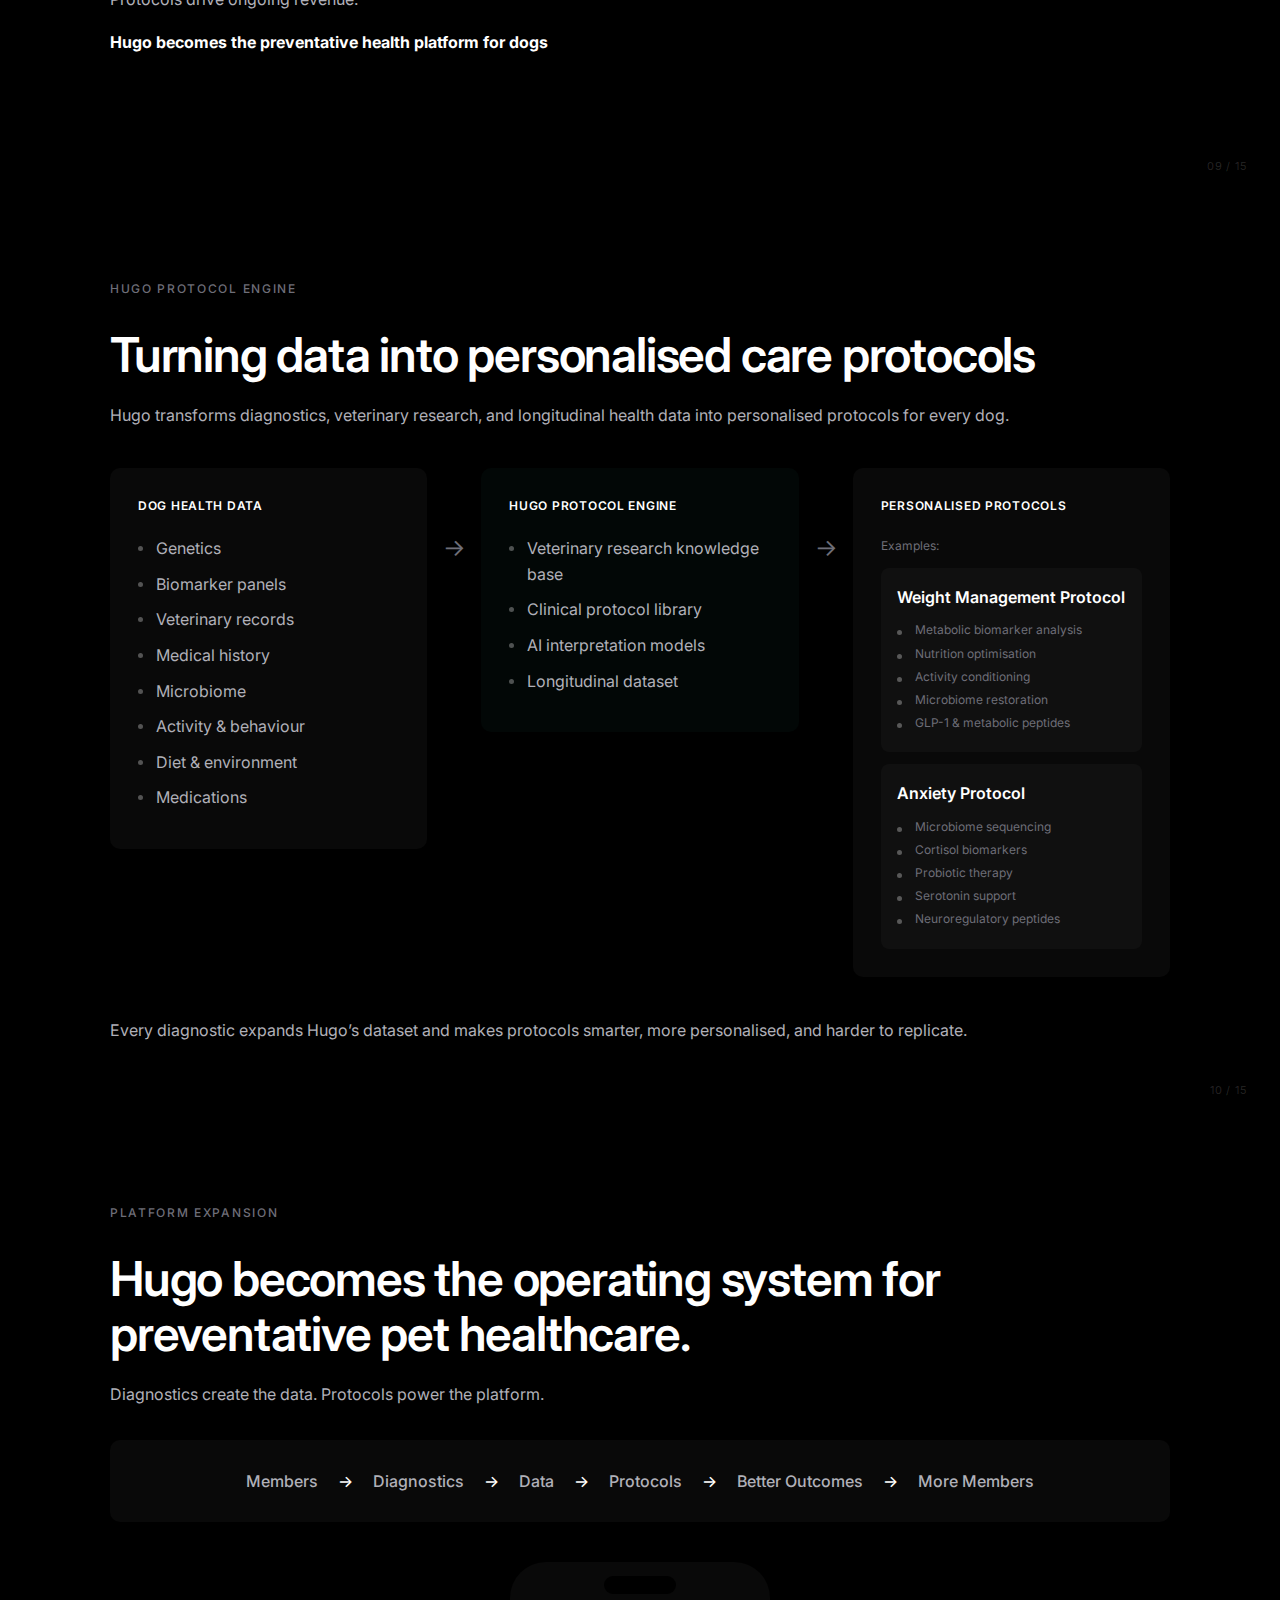
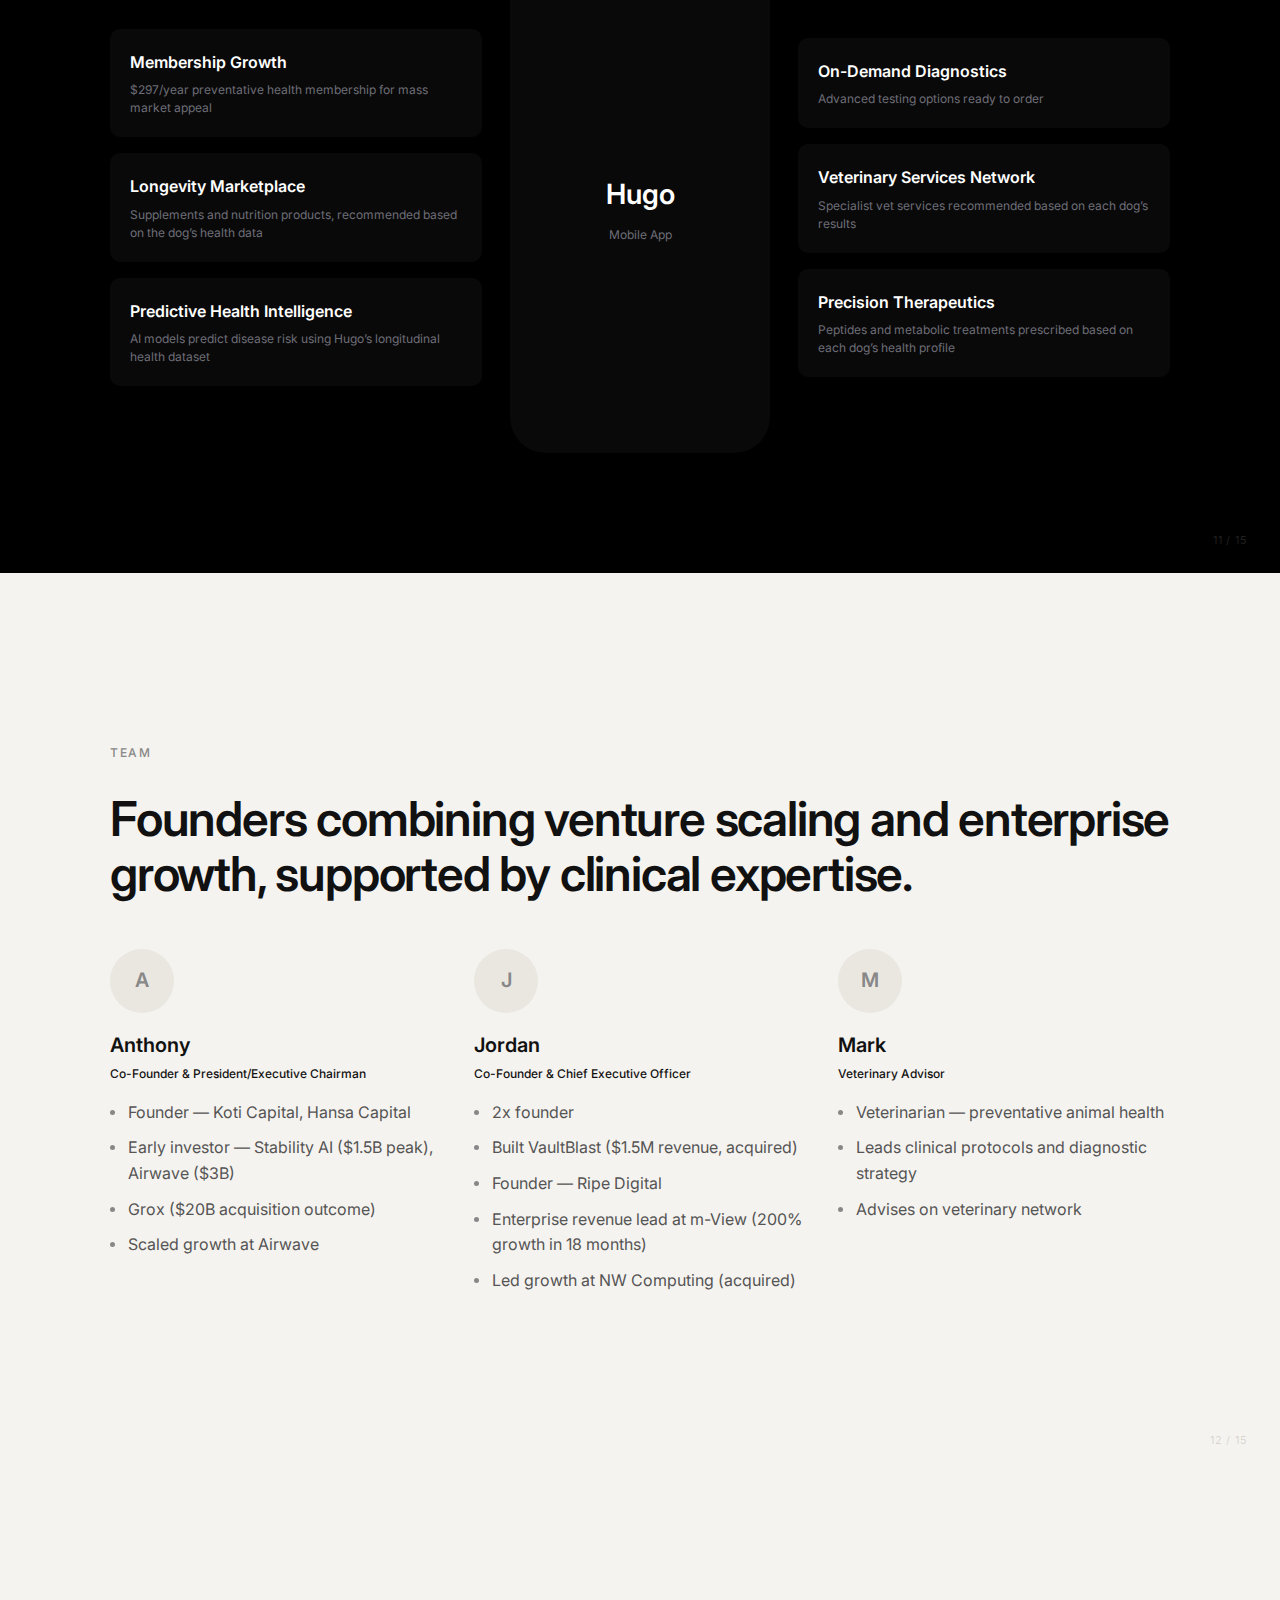
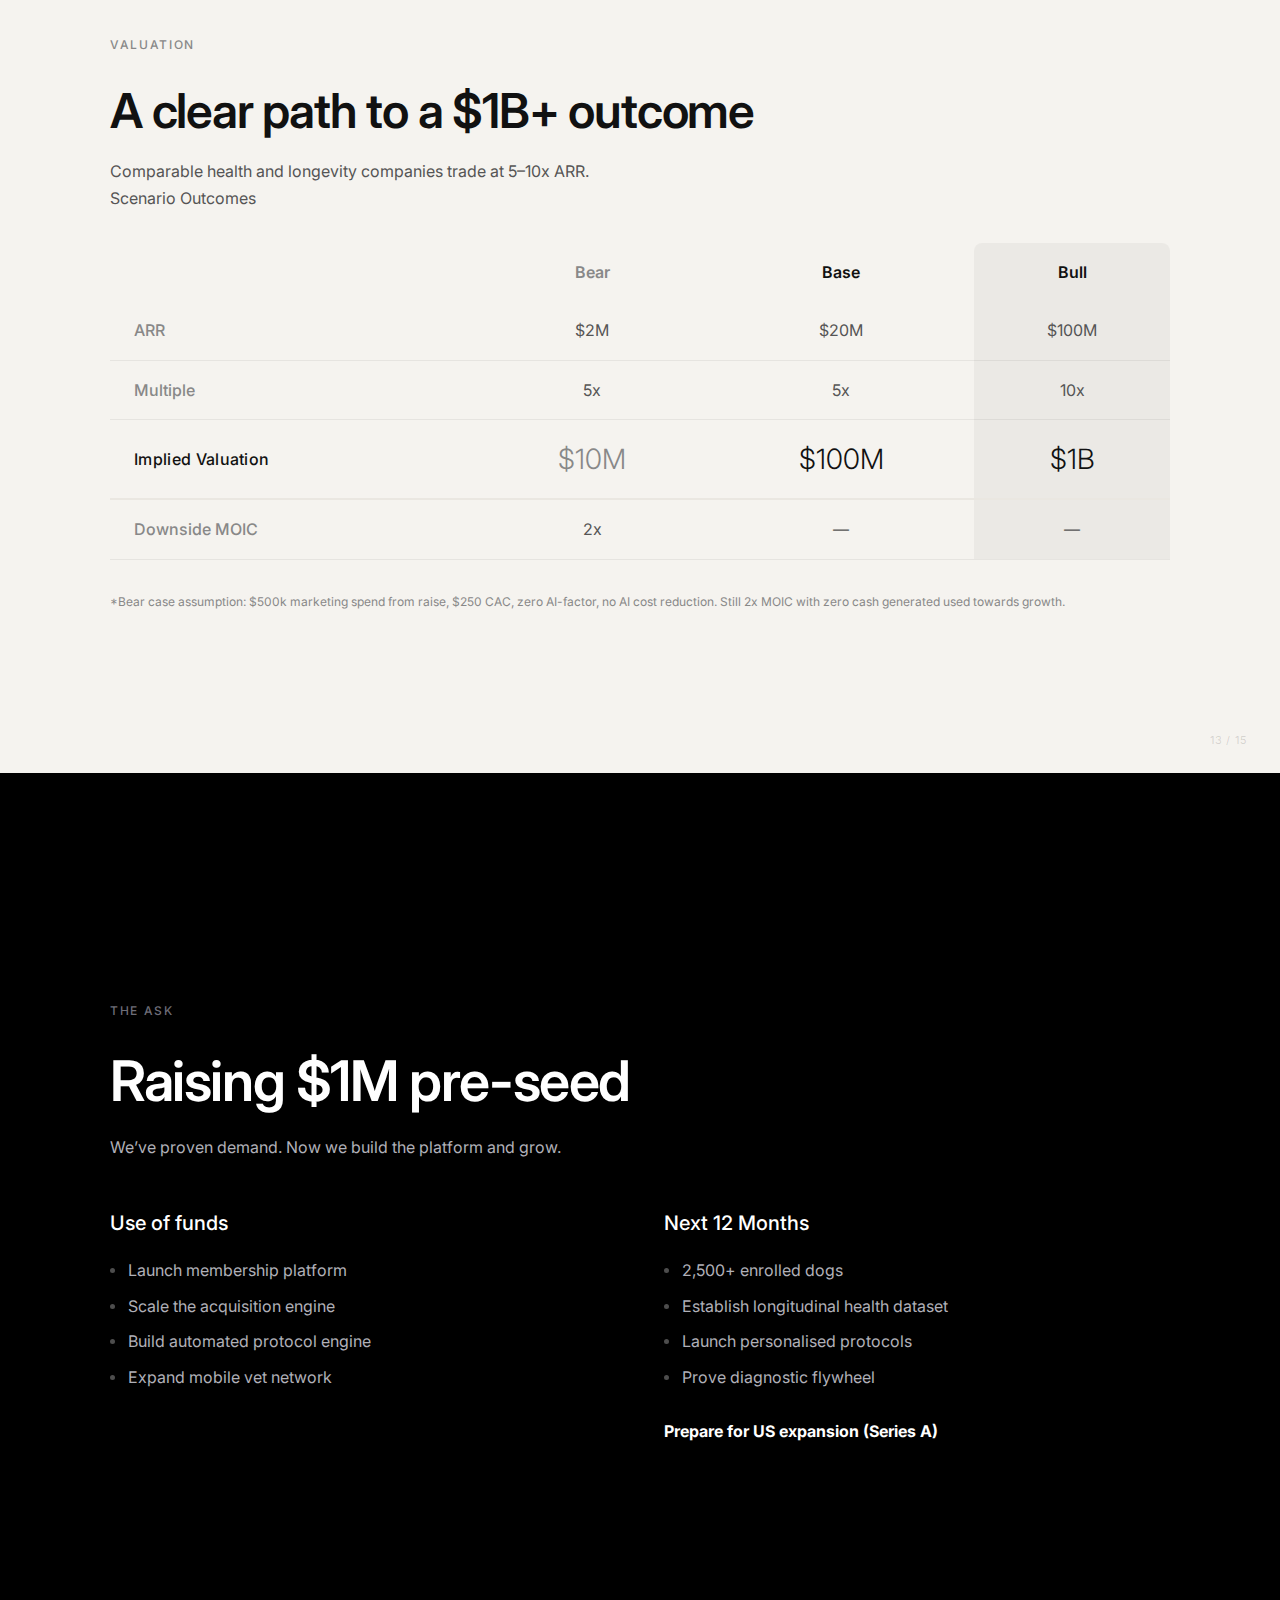
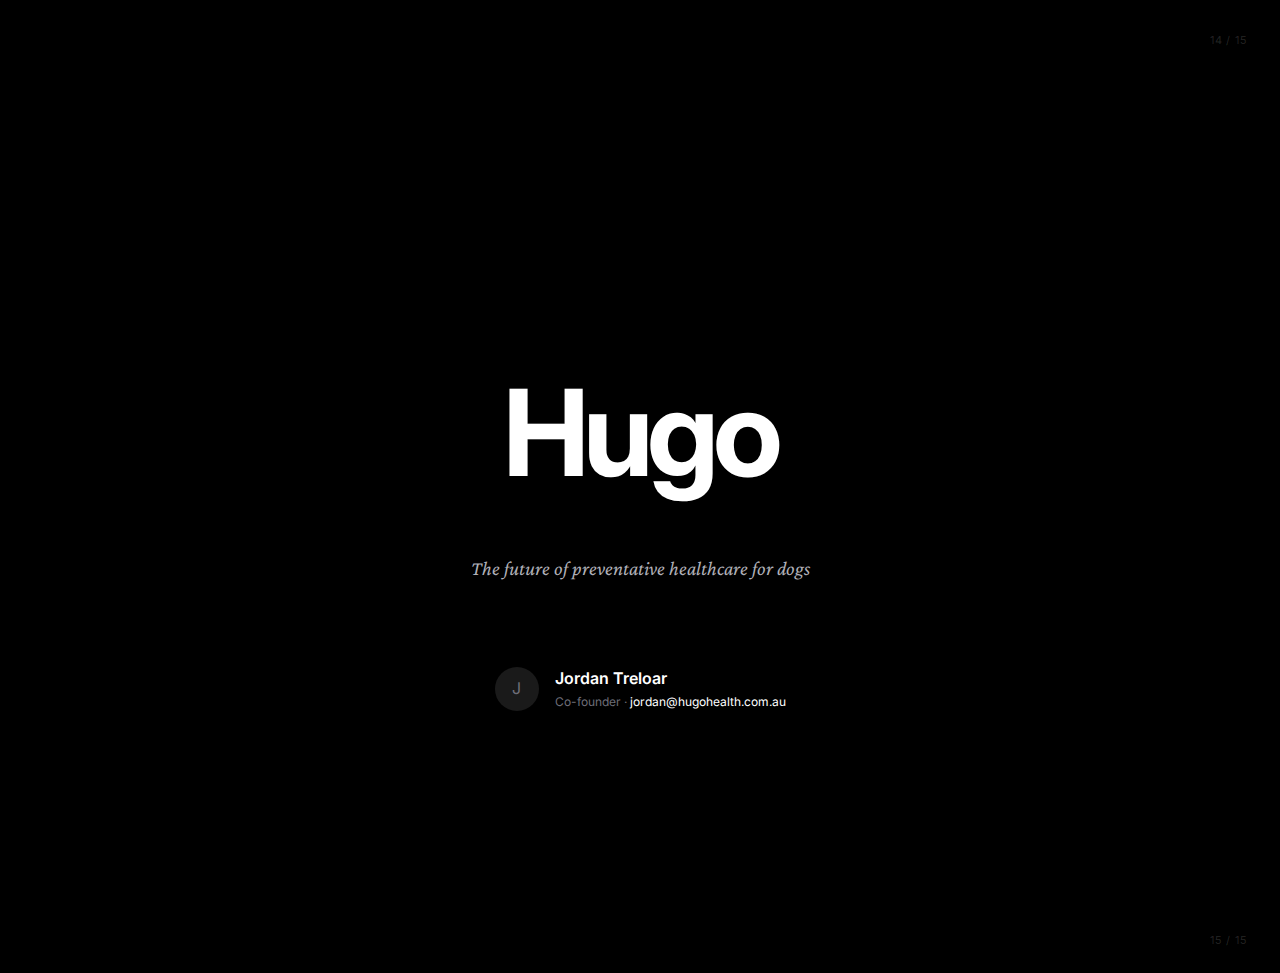
<file: hugo/index.html>
<!DOCTYPE html>
<html lang="en">
<head>
<meta charset="UTF-8">
<meta name="viewport" content="width=device-width, initial-scale=1.0">
<title>Hugo — Pre-Seed Round</title>
<link rel="preconnect" href="https://fonts.googleapis.com">
<link rel="preconnect" href="https://fonts.gstatic.com" crossorigin>
<link href="https://fonts.googleapis.com/css2?family=Crimson+Pro:ital,wght@0,300;0,400;0,500;1,300;1,400&family=Inter:opsz,wght@14..32,300;14..32,400;14..32,500;14..32,600;14..32,700&display=swap" rel="stylesheet">
<style>
  :root {
    /* ─── Palette ─── */
    --black: #000000;
    --dark: #0a0a0a;
    --dark-fill: rgba(255,255,255,0.035);
    --white: #ffffff;
    --off-white: #f5f3ef;
    --warm-gray: #eae7e1;
    --light-fill: rgba(0,0,0,0.03);
    --light-fill-hover: rgba(0,0,0,0.05);

    /* Dark-mode text */
    --text-primary: #ffffff;
    --text-secondary: #b0b0b8;
    --text-tertiary: #6e6e78;

    /* Light-mode text */
    --text-dark-primary: #111111;
    --text-dark-secondary: #555555;
    --text-dark-tertiary: #888888;

    /* Accent — monochrome */
    --accent: #111111;
    --accent-light: #ffffff;
    --accent-subtle: rgba(0,0,0,0.05);
    --accent-subtle-light: rgba(0,0,0,0.03);

    /* ─── Typography ─── */
    --font-display: 'Inter', -apple-system, sans-serif;
    --font-body: 'Inter', -apple-system, sans-serif;
    --font-serif: 'Crimson Pro', Georgia, serif;

    /* 4-step type scale */
    --size-label: 12px;
    --size-body: 16px;
    --size-subhead: 20px;

    /* ─── Spacing ─── */
    --slide-padding: 80px;
    --content-max: 1060px;
  }

  *, *::before, *::after { margin: 0; padding: 0; box-sizing: border-box; }

  html {
    scroll-snap-type: y mandatory;
    overflow-y: scroll;
    scroll-behavior: smooth;
    -webkit-font-smoothing: antialiased;
    -moz-osx-font-smoothing: grayscale;
  }

  body {
    background: var(--black);
    color: var(--text-primary);
    font-family: var(--font-body);
    font-size: var(--size-body);
    line-height: 1.65;
  }

  /* ═══════════════════════════════════════════ */
  /* SLIDE BASE                                 */
  /* ═══════════════════════════════════════════ */
  .slide {
    min-height: 100vh;
    scroll-snap-align: start;
    display: flex;
    align-items: center;
    justify-content: center;
    padding: var(--slide-padding) 48px;
    position: relative;
  }

  .slide-inner {
    width: 100%;
    max-width: var(--content-max);
  }

  /* ─── Dark slides ─── */
  .slide--dark {
    background: var(--black);
    color: var(--text-primary);
  }

  /* ─── Light slides ─── */
  .slide--light {
    background: var(--off-white);
    color: var(--text-dark-primary);
  }

  .slide--light .label { color: var(--text-dark-tertiary); }
  .slide--light .headline { color: var(--text-dark-primary); }
  .slide--light .body-text { color: var(--text-dark-secondary); }
  .slide--light .feature-list li { color: var(--text-dark-secondary); }
  .slide--light .feature-list li::before { background: var(--text-dark-tertiary); }
  .slide--light .card { background: var(--white); box-shadow: 0 1px 3px rgba(0,0,0,0.04); }
  .slide--light .metric-value { color: var(--text-dark-primary); }
  .slide--light .metric-label { color: var(--text-dark-tertiary); }
  .slide--light .data-table th { color: var(--text-dark-tertiary); border-bottom-color: var(--warm-gray); }
  .slide--light .data-table td { color: var(--text-dark-primary); border-bottom-color: rgba(0,0,0,0.06); }
  .slide--light .callout { background: var(--accent-subtle-light); border-left-color: var(--accent); }
  .slide--light .callout p { color: var(--text-dark-primary); }
  .slide--light .accent-text { color: var(--accent); }

  /* ═══════════════════════════════════════════ */
  /* TYPOGRAPHY                                 */
  /* ═══════════════════════════════════════════ */
  .label {
    font-size: var(--size-label);
    font-weight: 500;
    letter-spacing: 0.14em;
    text-transform: uppercase;
    color: var(--text-tertiary);
    margin-bottom: 28px;
  }

  .headline {
    font-family: var(--font-display);
    font-weight: 600;
    font-size: clamp(32px, 3.8vw, 48px);
    line-height: 1.15;
    letter-spacing: -0.025em;
    color: var(--text-primary);
    margin-bottom: 20px;
  }

  .headline-lg {
    font-size: clamp(36px, 4.5vw, 56px);
  }

  .body-text {
    font-size: var(--size-body);
    color: var(--text-secondary);
    line-height: 1.65;
  }

  .subhead {
    font-size: var(--size-subhead);
    font-weight: 500;
    line-height: 1.5;
  }

  .accent-text { color: var(--text-primary); }
  .slide--light .accent-text { color: var(--text-dark-primary); }

  .section-rule {
    width: 32px;
    height: 2px;
    background: var(--accent);
    margin: 28px 0;
  }

  /* ═══════════════════════════════════════════ */
  /* CARDS — borderless                         */
  /* ═══════════════════════════════════════════ */
  .card {
    background: var(--dark-fill);
    border-radius: 10px;
    padding: 32px;
  }

  /* ═══════════════════════════════════════════ */
  /* TABLES                                     */
  /* ═══════════════════════════════════════════ */
  .data-table {
    width: 100%;
    border-collapse: collapse;
    font-size: var(--size-body);
    margin: 24px 0;
  }

  .data-table th {
    font-weight: 500;
    font-size: var(--size-label);
    letter-spacing: 0.06em;
    text-transform: uppercase;
    color: var(--text-tertiary);
    text-align: left;
    padding: 12px 0;
    border-bottom: 1px solid rgba(255,255,255,0.1);
  }

  .data-table td {
    padding: 14px 0;
    border-bottom: 1px solid rgba(255,255,255,0.04);
    color: var(--text-secondary);
    font-size: var(--size-body);
  }

  .data-table td:first-child { font-weight: 500; color: var(--text-primary); }
  .slide--light .data-table td:first-child { color: var(--text-dark-primary); }

  .data-table th + th,
  .data-table td + td { padding-left: 32px; }

  /* ─── Biograph-style comparison table ─── */
  .bio-table {
    width: 100%;
    border-collapse: separate;
    border-spacing: 0;
    margin: 32px 0 0;
  }

  .bio-table thead th {
    font-size: var(--size-label);
    font-weight: 500;
    letter-spacing: 0.06em;
    text-transform: uppercase;
    color: var(--text-dark-tertiary);
    text-align: left;
    padding: 0 0 14px 0;
    border-bottom: 1px solid rgba(0,0,0,0.1);
  }

  .bio-table thead th:last-child {
    text-align: right;
    color: var(--text-dark-primary);
    font-weight: 600;
  }

  .bio-table thead th + th { padding-left: 24px; }

  .bio-table tbody tr {
    transition: background 0.15s ease;
  }

  .bio-table tbody tr:hover {
    background: rgba(0,0,0,0.02);
  }

  .bio-table tbody td {
    padding: 16px 0;
    font-size: var(--size-body);
    color: var(--text-dark-secondary);
    border-bottom: 1px solid rgba(0,0,0,0.06);
    vertical-align: middle;
  }

  .bio-table tbody td + td { padding-left: 24px; }

  .bio-table tbody td:first-child {
    font-weight: 500;
    color: var(--text-dark-primary);
  }

  .bio-table tbody td:last-child {
    text-align: right;
    font-weight: 600;
    color: var(--text-dark-primary);
  }

  .bio-table tbody tr:first-child td {
    font-weight: 600;
    color: var(--text-dark-primary);
    font-size: 17px;
  }

  .bio-table tbody tr:first-child td:last-child {
    color: var(--text-dark-primary);
    font-size: 18px;
  }

  /* Punchline block */
  .punchline {
    margin-top: 48px;
    padding-top: 32px;
    border-top: 1px solid rgba(0,0,0,0.08);
    display: flex;
    align-items: baseline;
    gap: 20px;
  }

  .punchline-stat {
    font-family: var(--font-display);
    font-size: clamp(36px, 4vw, 48px);
    font-weight: 300;
    color: var(--text-dark-primary);
    letter-spacing: -0.02em;
    line-height: 1;
    white-space: nowrap;
  }

  .punchline-text {
    font-size: var(--size-subhead);
    color: var(--text-dark-secondary);
    line-height: 1.4;
  }

  .punchline-text strong {
    color: var(--text-dark-primary);
    font-weight: 600;
  }

  /* ─── Biograph-style stat blocks ─── */
  .bio-stats {
    display: grid;
    grid-template-columns: 1fr 1fr 1fr;
    gap: 0;
    margin: 0;
  }

  .bio-stat {
    padding: 40px 36px;
  }

  .bio-stat + .bio-stat {
    border-left: 1px solid rgba(0,0,0,0.08);
  }

  .bio-stat-number {
    font-family: var(--font-display);
    font-size: clamp(40px, 5vw, 56px);
    font-weight: 300;
    letter-spacing: -0.03em;
    line-height: 1;
    color: var(--text-dark-primary);
    margin-bottom: 24px;
  }

  .bio-stat-desc {
    font-size: 14px;
    line-height: 1.6;
    color: var(--text-dark-tertiary);
  }

  .bio-stat-desc strong {
    color: var(--text-dark-primary);
    font-weight: 500;
  }

  /* Dark variant */
  .slide--dark .bio-stat + .bio-stat { border-left-color: rgba(255,255,255,0.08); }
  .slide--dark .bio-stat-number { color: var(--text-primary); }
  .slide--dark .bio-stat-desc { color: var(--text-tertiary); }
  .slide--dark .bio-stat-desc strong { color: var(--text-primary); }

  @media (max-width: 768px) {
    .bio-stats { grid-template-columns: 1fr; }
    .bio-stat + .bio-stat { border-left: none; border-top: 1px solid rgba(0,0,0,0.08); }
    .bio-stat { padding: 28px 0; }
  }

  /* ─── Biograph-style centered hero with logo scatter ─── */
  .slide-hero-centered {
    text-align: center;
    margin-bottom: 48px;
  }

  .slide-hero-centered .label { margin-bottom: 0; }

  .slide-hero-centered .headline {
    max-width: 720px;
    margin-left: auto;
    margin-right: auto;
  }

  .slide-hero-centered .body-text {
    max-width: 560px;
    margin-left: auto;
    margin-right: auto;
  }

  .logo-scatter {
    display: flex;
    align-items: center;
    justify-content: center;
    gap: 20px;
    margin-bottom: 32px;
    flex-wrap: wrap;
  }

  .logo-tile {
    width: 56px;
    height: 56px;
    border-radius: 14px;
    background: var(--white);
    box-shadow: 0 1px 4px rgba(0,0,0,0.06), 0 4px 16px rgba(0,0,0,0.04);
    display: flex;
    align-items: center;
    justify-content: center;
    font-family: var(--font-display);
    font-size: 11px;
    font-weight: 600;
    color: var(--text-dark-primary);
    letter-spacing: -0.01em;
    line-height: 1.1;
    text-align: center;
    padding: 6px;
  }

  .logo-tile:nth-child(1) { transform: rotate(-6deg) translateY(8px); }
  .logo-tile:nth-child(2) { transform: rotate(3deg) translateY(-4px); }
  .logo-tile:nth-child(3) { transform: rotate(-2deg) translateY(4px); width: 64px; height: 64px; font-size: 12px; }
  .logo-tile:nth-child(4) { transform: rotate(5deg) translateY(-6px); }
  .logo-tile:nth-child(5) { transform: rotate(-4deg) translateY(6px); }

  /* ═══════════════════════════════════════════ */
  /* LAYOUTS                                    */
  /* ═══════════════════════════════════════════ */
  .grid-2 { display: grid; grid-template-columns: 1fr 1fr; gap: 48px; }
  .grid-3 { display: grid; grid-template-columns: 1fr 1fr 1fr; gap: 32px; }
  .grid-4 { display: grid; grid-template-columns: repeat(4, 1fr); gap: 24px; }

  /* ═══════════════════════════════════════════ */
  /* METRICS                                    */
  /* ═══════════════════════════════════════════ */
  .metric { padding: 28px 0; }

  .metric-value {
    font-family: var(--font-display);
    font-size: clamp(28px, 3.5vw, 40px);
    font-weight: 300;
    color: var(--text-primary);
    line-height: 1.1;
    letter-spacing: -0.02em;
    margin-bottom: 6px;
  }

  .metric-label {
    font-size: var(--size-label);
    color: var(--text-tertiary);
    font-weight: 400;
  }

  /* ═══════════════════════════════════════════ */
  /* STAT CALLOUTS                              */
  /* ═══════════════════════════════════════════ */
  .stat-row {
    display: flex;
    gap: 48px;
    margin: 32px 0;
  }

  .stat-item { flex: 1; }

  .stat-number {
    font-family: var(--font-display);
    font-size: clamp(36px, 4vw, 52px);
    font-weight: 300;
    color: var(--text-primary);
    line-height: 1;
    letter-spacing: -0.02em;
    margin-bottom: 8px;
  }

  .stat-desc {
    font-size: var(--size-body);
    color: var(--text-secondary);
  }

  /* ═══════════════════════════════════════════ */
  /* FEATURE LISTS                              */
  /* ═══════════════════════════════════════════ */
  .feature-list {
    list-style: none;
    padding: 0;
  }

  .feature-list li {
    position: relative;
    padding-left: 18px;
    margin-bottom: 10px;
    font-size: var(--size-body);
    color: var(--text-secondary);
    line-height: 1.6;
  }

  .feature-list li::before {
    content: '';
    position: absolute;
    left: 0;
    top: 10px;
    width: 5px;
    height: 5px;
    border-radius: 50%;
    background: var(--text-tertiary);
  }

  /* Accent bullets — opt-in */
  .feature-list--accent li::before { background: var(--accent); }
  .slide--dark .feature-list--accent li::before { background: rgba(255,255,255,0.5); }
  .slide--dark .feature-list li::before { background: rgba(255,255,255,0.3); }

  /* ═══════════════════════════════════════════ */
  /* CALLOUT                                    */
  /* ═══════════════════════════════════════════ */
  .callout {
    background: var(--accent-subtle);
    border-left: 3px solid var(--accent);
    padding: 16px 20px;
    border-radius: 0 8px 8px 0;
    margin: 28px 0;
  }

  .callout p {
    font-size: var(--size-body);
    color: var(--text-primary);
    font-weight: 500;
  }

  /* ═══════════════════════════════════════════ */
  /* ARROW FLOW                                 */
  /* ═══════════════════════════════════════════ */
  .arrow-flow {
    display: inline-flex;
    align-items: center;
    gap: 16px;
    font-size: var(--size-subhead);
    font-weight: 400;
    color: var(--text-secondary);
    margin: 16px 0;
  }

  .arrow-flow .arrow {
    color: var(--accent);
    font-size: 16px;
  }

  /* ═══════════════════════════════════════════ */
  /* COMPARE GRID                               */
  /* ═══════════════════════════════════════════ */
  .compare-grid {
    display: grid;
    grid-template-columns: 1fr 1fr;
    gap: 64px;
    margin: 36px 0;
  }

  .compare-column h4 {
    font-size: var(--size-label);
    font-weight: 500;
    text-transform: uppercase;
    letter-spacing: 0.1em;
    margin-bottom: 20px;
    padding-bottom: 12px;
  }

  .compare-column.today h4 {
    color: var(--text-dark-tertiary);
    border-bottom: 1px solid var(--warm-gray);
  }

  .compare-column.tomorrow h4 {
    color: var(--accent);
    border-bottom: 1px solid var(--accent);
  }

  .compare-column.tomorrow .feature-list li::before { background: var(--accent); }

  /* ═══════════════════════════════════════════ */
  /* MARKET PANELS                              */
  /* ═══════════════════════════════════════════ */
  .market-panel h4 {
    font-size: var(--size-label);
    font-weight: 600;
    text-transform: uppercase;
    letter-spacing: 0.08em;
    color: var(--accent);
    margin-bottom: 4px;
  }

  .market-panel .market-sub {
    font-size: var(--size-label);
    color: var(--text-dark-tertiary);
    font-style: italic;
    margin-bottom: 16px;
  }

  /* ═══════════════════════════════════════════ */
  /* FLOW DIAGRAM                               */
  /* ═══════════════════════════════════════════ */
  .flow-container {
    display: grid;
    grid-template-columns: 1fr auto 1fr auto 1fr;
    gap: 0;
    align-items: start;
    margin: 40px 0;
  }

  .flow-column {
    background: var(--dark-fill);
    border-radius: 10px;
    padding: 28px;
  }

  .flow-column h4 {
    font-size: var(--size-label);
    font-weight: 600;
    text-transform: uppercase;
    letter-spacing: 0.06em;
    color: var(--accent-light);
    margin-bottom: 20px;
  }

  .flow-column .feature-list li { font-size: var(--size-body); }

  .flow-arrow {
    display: flex;
    align-items: center;
    justify-content: center;
    padding: 0 16px;
    color: var(--text-tertiary);
    font-size: 24px;
    margin-top: 60px;
  }

  /* ─── Protocol Examples ─── */
  .protocol-card {
    background: rgba(255,255,255,0.03);
    border-radius: 8px;
    padding: 16px;
    margin-top: 12px;
  }

  .protocol-card h5 {
    font-size: var(--size-body);
    font-weight: 600;
    color: var(--text-primary);
    margin-bottom: 10px;
  }

  .protocol-card .feature-list li {
    font-size: var(--size-label);
    margin-bottom: 4px;
    color: var(--text-tertiary);
  }

  /* ═══════════════════════════════════════════ */
  /* PRODUCT TIERS                              */
  /* ═══════════════════════════════════════════ */
  .product-tiers {
    display: grid;
    grid-template-columns: 1fr 1fr 1fr;
    gap: 24px;
    margin-top: 40px;
  }

  .product-tier {
    background: var(--dark-fill);
    border-radius: 10px;
    padding: 28px 28px;
  }

  @media (max-width: 1024px) {
    .product-tiers { grid-template-columns: 1fr; gap: 16px; }
  }

  .tier-number {
    font-family: var(--font-display);
    font-size: 13px;
    font-weight: 500;
    color: var(--text-tertiary);
    margin-bottom: 8px;
  }

  .tier-title {
    font-size: var(--size-body);
    font-weight: 600;
    color: var(--text-primary);
    margin-bottom: 16px;
  }

  .tier-details .feature-list li { font-size: var(--size-body); }
  .tier-note { font-size: var(--size-label); color: var(--text-tertiary); margin-top: 12px; }

  /* ═══════════════════════════════════════════ */
  /* PHONE ECOSYSTEM                            */
  /* ═══════════════════════════════════════════ */
  .phone-ecosystem {
    display: grid;
    grid-template-columns: 1fr 260px 1fr;
    gap: 28px;
    align-items: center;
    margin: 40px 0;
  }

  .phone-frame {
    background: var(--dark-fill);
    border-radius: 36px;
    padding: 20px;
    text-align: center;
    aspect-ratio: 9/17;
    display: flex;
    flex-direction: column;
    align-items: center;
    justify-content: center;
    position: relative;
  }

  .phone-frame::before {
    content: '';
    position: absolute;
    top: 14px;
    left: 50%;
    transform: translateX(-50%);
    width: 72px;
    height: 18px;
    background: var(--black);
    border-radius: 10px;
  }

  .phone-logo {
    font-family: var(--font-display);
    font-size: 28px;
    font-weight: 600;
    color: var(--text-primary);
  }

  .phone-sub {
    font-size: var(--size-label);
    color: var(--text-tertiary);
    margin-top: 8px;
  }

  .ecosystem-side {
    display: flex;
    flex-direction: column;
    gap: 16px;
  }

  .eco-card {
    background: var(--dark-fill);
    border-radius: 10px;
    padding: 20px;
  }

  .eco-card h5 {
    font-size: var(--size-body);
    font-weight: 600;
    color: var(--text-primary);
    margin-bottom: 6px;
  }

  .eco-card p {
    font-size: var(--size-label);
    color: var(--text-tertiary);
    line-height: 1.5;
  }

  /* ═══════════════════════════════════════════ */
  /* TEAM CARDS                                 */
  /* ═══════════════════════════════════════════ */
  .team-card {
    padding: 0;
    background: none;
  }

  .team-avatar {
    width: 64px;
    height: 64px;
    border-radius: 50%;
    background: var(--warm-gray);
    margin-bottom: 16px;
    display: flex;
    align-items: center;
    justify-content: center;
    font-family: var(--font-display);
    font-size: var(--size-subhead);
    font-weight: 600;
    color: var(--text-dark-tertiary);
  }

  .team-name {
    font-size: var(--size-subhead);
    font-weight: 600;
    color: var(--text-dark-primary);
    margin-bottom: 2px;
  }

  .team-role {
    font-size: var(--size-label);
    color: var(--accent);
    font-weight: 500;
    margin-bottom: 16px;
  }

  .team-bio .feature-list li {
    font-size: var(--size-body);
    color: var(--text-dark-secondary);
  }

  /* ═══════════════════════════════════════════ */
  /* VALUATION TABLE                            */
  /* ═══════════════════════════════════════════ */
  .val-table {
    width: 100%;
    border-collapse: collapse;
    margin: 32px 0;
  }

  .val-table th {
    font-size: var(--size-body);
    font-weight: 600;
    padding: 16px 24px;
    text-align: center;
  }

  .val-table th:first-child {
    text-align: left;
    color: var(--text-dark-tertiary);
  }

  .val-table .col-bear { color: var(--text-dark-tertiary); }
  .val-table .col-base { color: var(--text-dark-primary); }
  .val-table .col-bull {
    color: var(--text-dark-primary);
    background: rgba(0,0,0,0.04);
    border-radius: 8px 8px 0 0;
  }

  .val-table td {
    padding: 16px 24px;
    text-align: center;
    font-size: var(--size-body);
    color: var(--text-dark-secondary);
    border-bottom: 1px solid rgba(0,0,0,0.06);
  }

  .val-table td:first-child {
    text-align: left;
    font-weight: 500;
    color: var(--text-dark-tertiary);
  }

  .val-table tr.highlight td {
    font-weight: 300;
    font-size: clamp(20px, 2.5vw, 28px);
    color: var(--text-dark-primary);
    border-bottom: 2px solid var(--warm-gray);
  }

  .val-table tr.highlight td:first-child {
    font-weight: 500;
    font-size: var(--size-body);
    letter-spacing: 0.02em;
  }

  .val-table tr.highlight td:nth-child(2) { color: var(--text-dark-tertiary); }
  .val-table tr.highlight td:nth-child(3) { color: var(--text-dark-primary); }
  .val-table tr.highlight td:nth-child(4) { color: var(--text-dark-primary); background: rgba(0,0,0,0.04); }

  .val-table td.bull-col { background: rgba(0,0,0,0.04); }

  .footnote {
    font-size: var(--size-label);
    color: var(--text-dark-tertiary);
    margin-top: 24px;
    line-height: 1.6;
  }

  /* ═══════════════════════════════════════════ */
  /* UNIT ECONOMICS                             */
  /* ═══════════════════════════════════════════ */
  .unit-econ {
    display: grid;
    grid-template-columns: repeat(4, 1fr);
    gap: 0;
    margin-top: 36px;
    border-top: 1px solid var(--warm-gray);
    border-bottom: 1px solid var(--warm-gray);
  }

  .unit-econ-item {
    padding: 24px 16px;
    text-align: center;
  }

  .unit-econ-item + .unit-econ-item {
    border-left: 1px solid var(--warm-gray);
  }

  .unit-econ-item .value {
    font-family: var(--font-display);
    font-size: clamp(20px, 2.5vw, 28px);
    font-weight: 300;
    color: var(--text-dark-primary);
    margin-bottom: 4px;
  }

  .unit-econ-item .label {
    font-size: var(--size-label);
    color: var(--text-dark-tertiary);
    margin-bottom: 0;
    letter-spacing: 0.04em;
    text-transform: uppercase;
    font-weight: 500;
  }

  /* ═══════════════════════════════════════════ */
  /* FLYWHEEL                                   */
  /* ═══════════════════════════════════════════ */
  .flywheel {
    display: flex;
    align-items: center;
    justify-content: center;
    gap: 20px;
    flex-wrap: wrap;
    margin: 32px 0;
    padding: 28px 32px;
    background: var(--dark-fill);
    border-radius: 10px;
  }

  .flywheel-step {
    display: flex;
    align-items: center;
    gap: 20px;
  }

  .flywheel-step span {
    font-family: var(--font-display);
    font-size: var(--size-body);
    font-weight: 500;
    color: var(--text-secondary);
  }

  .flywheel-step .arrow {
    color: var(--accent-light);
    font-size: var(--size-body);
  }

  .flywheel-step:last-child .arrow { display: none; }

  /* ═══════════════════════════════════════════ */
  /* COVER                                      */
  /* ═══════════════════════════════════════════ */
  .cover { text-align: center; }
  .cover .label { margin-bottom: 56px; }

  .cover-wordmark {
    font-family: var(--font-display);
    font-size: clamp(72px, 14vw, 160px);
    font-weight: 700;
    letter-spacing: -0.05em;
    line-height: 1;
    color: var(--white);
    margin-bottom: 32px;
  }

  .cover-tagline {
    font-family: var(--font-serif);
    font-size: clamp(18px, 2.2vw, 24px);
    font-weight: 300;
    font-style: italic;
    color: var(--text-secondary);
  }

  /* ═══════════════════════════════════════════ */
  /* CLOSE                                      */
  /* ═══════════════════════════════════════════ */
  .close-slide { text-align: center; }

  .close-wordmark {
    font-family: var(--font-display);
    font-size: clamp(56px, 10vw, 120px);
    font-weight: 700;
    letter-spacing: -0.05em;
    color: var(--white);
    margin-bottom: 20px;
  }

  .close-tagline {
    font-family: var(--font-serif);
    font-size: var(--size-subhead);
    font-style: italic;
    color: var(--text-secondary);
  }

  .founder-contact {
    display: flex;
    align-items: center;
    justify-content: center;
    gap: 16px;
    margin-top: 80px;
  }

  .founder-avatar-sm {
    width: 44px;
    height: 44px;
    border-radius: 50%;
    background: rgba(255,255,255,0.1);
    display: flex;
    align-items: center;
    justify-content: center;
    font-size: var(--size-body);
    color: var(--text-tertiary);
  }

  .founder-info { text-align: left; }

  .founder-info .name {
    font-size: var(--size-body);
    font-weight: 600;
    color: var(--text-primary);
  }

  .founder-info .detail {
    font-size: var(--size-label);
    color: var(--text-tertiary);
  }

  .founder-info .detail a {
    color: var(--accent-light);
    text-decoration: none;
  }

  /* ═══════════════════════════════════════════ */
  /* SLIDE NUMBER                               */
  /* ═══════════════════════════════════════════ */
  .slide-num {
    position: absolute;
    bottom: 24px;
    right: 32px;
    font-size: 11px;
    font-weight: 400;
    letter-spacing: 0.08em;
  }

  .slide--dark .slide-num { color: rgba(255,255,255,0.15); }
  .slide--light .slide-num { color: rgba(0,0,0,0.15); }

  /* ═══════════════════════════════════════════ */
  /* RESPONSIVE                                 */
  /* ═══════════════════════════════════════════ */
  @media (max-width: 1024px) {
    .slide { padding: 60px 32px; }
    .grid-3 { grid-template-columns: 1fr; gap: 24px; }
    .grid-4 { grid-template-columns: 1fr 1fr; }
    .flow-container { grid-template-columns: 1fr; gap: 16px; }
    .flow-arrow { transform: rotate(90deg); padding: 8px 0; margin-top: 0; }
    .phone-ecosystem { grid-template-columns: 1fr; }
    .phone-frame { max-width: 260px; margin: 0 auto; }
    .compare-grid { grid-template-columns: 1fr; gap: 32px; }
  }

  @media (max-width: 768px) {
    .slide { padding: 48px 24px; }
    .grid-2 { grid-template-columns: 1fr; gap: 32px; }
    .stat-row { flex-direction: column; gap: 24px; }
    .unit-econ { grid-template-columns: 1fr 1fr; }
    .unit-econ-item:nth-child(3) { border-left: none; }
  }
</style>
</head>
<body>

<!-- ═══════════════════════════════════════════════ -->
<!-- SLIDE 1: Cover — DARK                          -->
<!-- ═══════════════════════════════════════════════ -->
<section class="slide slide--dark" id="slide-1">
  <div class="slide-inner cover">
    <p class="label">Hugo &mdash; Pre-Seed Round</p>
    <h1 class="cover-wordmark">Hugo</h1>
    <p class="cover-tagline">Personalised, preventative healthcare for every dog.</p>
  </div>
  <span class="slide-num">01 / 15</span>
</section>

<!-- ═══════════════════════════════════════════════ -->
<!-- SLIDE 2: The Shift — LIGHT                     -->
<!-- ═══════════════════════════════════════════════ -->
<section class="slide slide--light" id="slide-2">
  <div class="slide-inner">

    <div class="slide-hero-centered">
      <div class="logo-scatter">
        <div class="logo-tile">Function Health</div>
        <div class="logo-tile">Super&shy;power</div>
        <div class="logo-tile">Fountain Life</div>
        <div class="logo-tile">Life&shy;force</div>
        <div class="logo-tile">Mito Health</div>
      </div>
      <p class="label">The Shift</p>
      <h2 class="headline">Healthcare is entering the preventative era.</h2>
      <p class="body-text">Consumers are moving from reactive treatment to proactive prevention. This shift has already created billion-dollar companies.</p>
    </div>

    <table class="bio-table">
      <thead>
        <tr>
          <th>Company</th>
          <th>Members</th>
          <th>Raised</th>
          <th>Valuation</th>
        </tr>
      </thead>
      <tbody>
        <tr>
          <td>Function Health</td>
          <td>200,000+</td>
          <td>$350M</td>
          <td>$2.5B</td>
        </tr>
        <tr>
          <td>Superpower</td>
          <td>Waitlist 100K+</td>
          <td>$51M</td>
          <td>$300M+</td>
        </tr>
        <tr>
          <td>Fountain Life</td>
          <td>Thousands</td>
          <td>$15M</td>
          <td>Growth Stage</td>
        </tr>
        <tr>
          <td>Lifeforce</td>
          <td>Thousands</td>
          <td>$12M</td>
          <td>Series A</td>
        </tr>
        <tr>
          <td>Mito Health (YC)</td>
          <td>Thousands</td>
          <td>$4M</td>
          <td>Seed stage</td>
        </tr>
      </tbody>
    </table>

    <div class="punchline">
      <div class="punchline-stat">5&ndash;7 yrs</div>
      <div class="punchline-text"><strong>Pet healthcare is behind.</strong> Function Health reached $2.5B in 3 years selling blood tests. No one has done this for dogs.</div>
    </div>
  </div>
  <span class="slide-num">02 / 15</span>
</section>

<!-- ═══════════════════════════════════════════════ -->
<!-- SLIDE 3: Market — LIGHT                        -->
<!-- ═══════════════════════════════════════════════ -->
<section class="slide slide--light" id="slide-3">
  <div class="slide-inner">
    <p class="label">Market</p>
    <h2 class="headline">We are bringing a proven multi-billion dollar business model into a $260B industry.</h2>
    <p class="body-text" style="margin-bottom: 40px;">With zero established incumbents. Hugo is first.</p>

    <div class="bio-stats">
      <div class="bio-stat">
        <div class="bio-stat-number">6.4M</div>
        <p class="bio-stat-desc"><strong>Australia</strong> &mdash; Launch Market. $13B+ pet industry. Preventative penetration: &lt;1%. 1% penetration = ~$64M ARR.</p>
      </div>
      <div class="bio-stat">
        <div class="bio-stat-number">87M+</div>
        <p class="bio-stat-desc"><strong>United States</strong> &mdash; Series A expansion. $150B+ pet industry. Preventative penetration: &lt;1%. 1% penetration = ~$870M ARR.</p>
      </div>
      <div class="bio-stat">
        <div class="bio-stat-number">900M+</div>
        <p class="bio-stat-desc"><strong>Global</strong> &mdash; Future expansion. $260B+ pet industry. Preventative penetration: ~0%. 1% penetration = ~$9B ARR.</p>
      </div>
    </div>
  </div>
  <span class="slide-num">03 / 15</span>
</section>

<!-- ═══════════════════════════════════════════════ -->
<!-- SLIDE 4: Problem — DARK                        -->
<!-- ═══════════════════════════════════════════════ -->
<section class="slide slide--dark" id="slide-4">
  <div class="slide-inner">
    <p class="label">Problem</p>
    <h2 class="headline">Veterinary care is reactive, not preventative.</h2>
    <p class="body-text" style="margin-bottom: 12px;">There is no infrastructure for preventative pet health.</p>

    <div class="grid-2" style="margin: 36px 0;">
      <div>
        <ul class="feature-list">
          <li>No biological baseline data</li>
          <li>No longitudinal health tracking</li>
          <li>No early disease risk detection</li>
          <li>No predictive health insights</li>
        </ul>
        <p class="body-text" style="margin-top: 24px;">Diseases are detected only after symptoms appear.</p>
      </div>
      <div>
        <p style="color: var(--text-primary); font-weight: 500; margin-bottom: 24px;">The result:</p>
        <div style="display: flex; flex-direction: column; gap: 28px;">
          <div>
            <div class="stat-number">25%</div>
            <p style="font-size: 14px; color: var(--text-tertiary);"><strong style="color: var(--text-secondary);">Develop cancer.</strong> Most detected too late for effective treatment.</p>
          </div>
          <div>
            <div class="stat-number">55%</div>
            <p style="font-size: 14px; color: var(--text-tertiary);"><strong style="color: var(--text-secondary);">Are overweight.</strong> Linked to reduced lifespan and chronic disease.</p>
          </div>
          <div>
            <div class="stat-number">80%</div>
            <p style="font-size: 14px; color: var(--text-tertiary);"><strong style="color: var(--text-secondary);">Suffer dental disease.</strong> Often undiagnosed until advanced stages.</p>
          </div>
        </div>
        <p class="body-text" style="margin-top: 28px;">Late-stage treatment costs <strong style="color: var(--text-primary);">$5,000 &ndash; $15,000+</strong></p>
      </div>
    </div>
  </div>
  <span class="slide-num">04 / 15</span>
</section>

<!-- ═══════════════════════════════════════════════ -->
<!-- SLIDE 5: Opportunity — LIGHT                   -->
<!-- ═══════════════════════════════════════════════ -->
<section class="slide slide--light" id="slide-5">
  <div class="slide-inner">
    <p class="label">Opportunity</p>
    <h2 class="headline">The future of pet healthcare is personal and preventative.</h2>

    <div class="compare-grid">
      <div class="compare-column today">
        <h4>Today</h4>
        <ul class="feature-list">
          <li>Reactive care after symptoms appear</li>
          <li>Fragmented vet records</li>
          <li>Generic treatment and advice</li>
          <li>Expensive late-stage interventions</li>
        </ul>
      </div>
      <div class="compare-column tomorrow">
        <h4>Tomorrow</h4>
        <ul class="feature-list">
          <li>Continuous biomarker monitoring</li>
          <li>Longitudinal health records for every dog</li>
          <li>Digital twins powering personalised medicine</li>
          <li>AI-driven personalised care protocols</li>
        </ul>
      </div>
    </div>

    <p class="body-text" style="margin-top: 36px;"><strong style="color: var(--text-dark-primary);">Hugo will own preventative health for dogs through diagnostics, data, and protocols.</strong></p>
  </div>
  <span class="slide-num">05 / 15</span>
</section>

<!-- ═══════════════════════════════════════════════ -->
<!-- SLIDE 6: The Hugo Pilot — DARK                 -->
<!-- ═══════════════════════════════════════════════ -->
<section class="slide slide--dark" id="slide-6">
  <div class="slide-inner">
    <p class="label">The Hugo Pilot</p>
    <h2 class="headline">We launched a $997 preventative diagnostic program</h2>
    <p class="body-text" style="margin-bottom: 36px;">Designed to validate demand, willingness to pay, and the in-home testing model.</p>

    <div class="grid-2">
      <div>
        <p style="color: var(--text-primary); font-weight: 600; margin-bottom: 16px;">Pilot program included:</p>
        <ul class="feature-list feature-list--accent">
          <li>In-home blood, urine and stool testing</li>
          <li>Full veterinary physical exam</li>
          <li>60+ biomarker screening</li>
          <li>Personal results report</li>
          <li>Preventative care plan</li>
          <li>Vet telehealth review</li>
        </ul>
      </div>
      <div class="card" style="display: flex; flex-direction: column; align-items: center; justify-content: center; text-align: center; min-height: 220px;">
        <div style="color: var(--text-tertiary); font-size: var(--size-label); letter-spacing: 0.06em; text-transform: uppercase;">Telehealth Mock-Up</div>
      </div>
    </div>

    <p class="body-text" style="margin-top: 36px;"><strong style="color: var(--text-primary);">Result:</strong> Demand, pricing, and unit economics validated within 30 days.</p>
  </div>
  <span class="slide-num">06 / 15</span>
</section>

<!-- ═══════════════════════════════════════════════ -->
<!-- SLIDE 7: Traction — LIGHT                      -->
<!-- ═══════════════════════════════════════════════ -->
<section class="slide slide--light" id="slide-7">
  <div class="slide-inner">
    <p class="label">Traction</p>
    <h2 class="headline">Profitable growth from day one. &lt;2 week payback period. $16K in 30 days from cold traffic.</h2>
    <p class="body-text" style="margin-bottom: 40px;">Generated through the diagnostic pilot.</p>

    <div class="bio-stats">
      <div class="bio-stat">
        <div class="bio-stat-number">$23,000</div>
        <p class="bio-stat-desc"><strong>Total revenue</strong> generated in January&ndash;February 2026 through the diagnostic pilot.</p>
      </div>
      <div class="bio-stat">
        <div class="bio-stat-number">$997</div>
        <p class="bio-stat-desc"><strong>Premium price point</strong> validated with cold traffic and zero discounting.</p>
      </div>
      <div class="bio-stat">
        <div class="bio-stat-number">$0</div>
        <p class="bio-stat-desc"><strong>Brand marketing, influencers &amp; PR spend.</strong> All revenue from paid acquisition only.</p>
      </div>
    </div>

    <h3 class="subhead" style="margin-top: 48px; margin-bottom: 4px; color: var(--text-dark-primary);">Unit Economics</h3>
    <div class="unit-econ">
      <div class="unit-econ-item">
        <div class="value">$997</div>
        <div class="label">AOV</div>
      </div>
      <div class="unit-econ-item">
        <div class="value">53.9%</div>
        <div class="label">Gross Margin</div>
      </div>
      <div class="unit-econ-item">
        <div class="value">$278</div>
        <div class="label">CAC</div>
      </div>
      <div class="unit-econ-item">
        <div class="value">&lt;2 week</div>
        <div class="label">Payback</div>
      </div>
    </div>
  </div>
  <span class="slide-num">07 / 15</span>
</section>

<!-- ═══════════════════════════════════════════════ -->
<!-- SLIDE 8: Validation — DARK                     -->
<!-- ═══════════════════════════════════════════════ -->
<section class="slide slide--dark" id="slide-8">
  <div class="slide-inner">
    <p class="label">Validation</p>
    <h2 class="headline">What customers and partners are saying.</h2>

    <div class="grid-3" style="margin-top: 40px;">
      <div class="card" style="padding: 24px;">
        <div style="color: rgba(255,255,255,0.4); font-size: var(--size-label); letter-spacing: 2px; margin-bottom: 10px;">&#9733;&#9733;&#9733;&#9733;&#9733;</div>
        <p style="font-family: var(--font-serif); font-size: var(--size-body); font-style: italic; color: var(--text-secondary); line-height: 1.6; margin-bottom: 12px;">&ldquo;Customer review placeholder &mdash; short quote about their Hugo experience.&rdquo;</p>
        <p style="font-size: var(--size-label); color: var(--text-tertiary);">Customer Name &middot; City</p>
      </div>
      <div class="card" style="padding: 24px;">
        <div style="color: rgba(255,255,255,0.4); font-size: var(--size-label); letter-spacing: 2px; margin-bottom: 10px;">&#9733;&#9733;&#9733;&#9733;&#9733;</div>
        <p style="font-family: var(--font-serif); font-size: var(--size-body); font-style: italic; color: var(--text-secondary); line-height: 1.6; margin-bottom: 12px;">&ldquo;Customer review placeholder &mdash; short quote about their Hugo experience.&rdquo;</p>
        <p style="font-size: var(--size-label); color: var(--text-tertiary);">Customer Name &middot; City</p>
      </div>
      <div class="card" style="padding: 24px;">
        <div style="color: rgba(255,255,255,0.4); font-size: var(--size-label); letter-spacing: 2px; margin-bottom: 10px;">&#9733;&#9733;&#9733;&#9733;&#9733;</div>
        <p style="font-family: var(--font-serif); font-size: var(--size-body); font-style: italic; color: var(--text-secondary); line-height: 1.6; margin-bottom: 12px;">&ldquo;Customer review placeholder &mdash; short quote about their Hugo experience.&rdquo;</p>
        <p style="font-size: var(--size-label); color: var(--text-tertiary);">Customer Name &middot; City</p>
      </div>
    </div>

    <h3 class="subhead" style="margin-top: 56px; margin-bottom: 20px; color: var(--text-primary);">Strategic Partnerships</h3>
    <div class="grid-2">
      <ul class="feature-list">
        <li>DialAVet &mdash; veterinary network integration</li>
        <li>Frontier Pets &mdash; premium pet distribution</li>
      </ul>
      <ul class="feature-list">
        <li>Patz Patz &mdash; premium pet distribution</li>
        <li>Superpower &mdash; US expansion pathway</li>
      </ul>
    </div>

    <p class="body-text" style="margin-top: 48px;">Now we scale the Hugo membership platform.</p>
  </div>
  <span class="slide-num">08 / 15</span>
</section>

<!-- ═══════════════════════════════════════════════ -->
<!-- SLIDE 9: What's Next — DARK                    -->
<!-- ═══════════════════════════════════════════════ -->
<section class="slide slide--dark" id="slide-9">
  <div class="slide-inner">
    <p class="label">What&rsquo;s Next</p>
    <h2 class="headline">Hugo preventative health membership.</h2>
    <p class="body-text" style="margin-bottom: 40px;">Diagnostic pilot evolves into a preventative health platform.</p>

    <div class="product-tiers">
      <div class="product-tier">
        <div class="tier-number">1</div>
        <div class="tier-title">Membership | $297 /year</div>
        <ul class="feature-list feature-list--accent">
          <li>Annual longevity consultation</li>
          <li>Unlimited vet telehealth</li>
          <li>24/7 AI vet concierge</li>
          <li>Hugo mobile app</li>
        </ul>
        <p class="tier-note">Membership unlocks access to diagnostics.</p>
      </div>

      <div class="product-tier">
        <div class="tier-number">2</div>
        <div class="tier-title">Advanced Diagnostics</div>
        <ul class="feature-list feature-list--accent">
          <li>Longevity biomarker panels</li>
          <li>Microbiome sequencing</li>
          <li>Genetic risk screening</li>
          <li>AI-driven test selection</li>
        </ul>
        <p class="tier-note" style="font-style: italic;">*Diagnostics billed per test.</p>
      </div>

      <div class="product-tier">
        <div class="tier-number">3</div>
        <div class="tier-title">Condition-Specific Protocols</div>
        <ul class="feature-list feature-list--accent">
          <li>Weight management (55% of dogs)</li>
          <li>Anxiety &amp; behaviour (15&ndash;20%)</li>
          <li>Skin &amp; allergies (20&ndash;30%)</li>
          <li>Gut health</li>
        </ul>
      </div>
    </div>

    <p class="body-text" style="margin-top: 32px;">Diagnostics generate the data.<br>Protocols drive ongoing revenue.</p>
    <p class="body-text" style="margin-top: 16px;"><strong class="accent-text">Hugo becomes the preventative health platform for dogs</strong></p>
  </div>
  <span class="slide-num">09 / 15</span>
</section>

<!-- ═══════════════════════════════════════════════ -->
<!-- SLIDE 10: Hugo Protocol Engine — DARK          -->
<!-- ═══════════════════════════════════════════════ -->
<section class="slide slide--dark" id="slide-10">
  <div class="slide-inner">
    <p class="label">Hugo Protocol Engine</p>
    <h2 class="headline">Turning data into personalised care protocols</h2>
    <p class="body-text" style="margin-bottom: 8px;">Hugo transforms diagnostics, veterinary research, and longitudinal health data into personalised protocols for every dog.</p>

    <div class="flow-container">
      <div class="flow-column">
        <h4>Dog Health Data</h4>
        <ul class="feature-list">
          <li>Genetics</li>
          <li>Biomarker panels</li>
          <li>Veterinary records</li>
          <li>Medical history</li>
          <li>Microbiome</li>
          <li>Activity &amp; behaviour</li>
          <li>Diet &amp; environment</li>
          <li>Medications</li>
        </ul>
      </div>

      <div class="flow-arrow">&rarr;</div>

      <div class="flow-column" style="background: rgba(42,125,95,0.06);">
        <h4>Hugo Protocol Engine</h4>
        <ul class="feature-list">
          <li>Veterinary research knowledge base</li>
          <li>Clinical protocol library</li>
          <li>AI interpretation models</li>
          <li>Longitudinal dataset</li>
        </ul>
      </div>

      <div class="flow-arrow">&rarr;</div>

      <div class="flow-column">
        <h4>Personalised Protocols</h4>
        <p style="font-size: var(--size-label); color: var(--text-tertiary); margin-bottom: 12px;">Examples:</p>

        <div class="protocol-card">
          <h5>Weight Management Protocol</h5>
          <ul class="feature-list">
            <li>Metabolic biomarker analysis</li>
            <li>Nutrition optimisation</li>
            <li>Activity conditioning</li>
            <li>Microbiome restoration</li>
            <li>GLP-1 &amp; metabolic peptides</li>
          </ul>
        </div>

        <div class="protocol-card">
          <h5>Anxiety Protocol</h5>
          <ul class="feature-list">
            <li>Microbiome sequencing</li>
            <li>Cortisol biomarkers</li>
            <li>Probiotic therapy</li>
            <li>Serotonin support</li>
            <li>Neuroregulatory peptides</li>
          </ul>
        </div>
      </div>
    </div>

    <p class="body-text" style="margin-top: 16px;">Every diagnostic expands Hugo&rsquo;s dataset and makes protocols smarter, more personalised, and harder to replicate.</p>
  </div>
  <span class="slide-num">10 / 15</span>
</section>

<!-- ═══════════════════════════════════════════════ -->
<!-- SLIDE 11: Platform Expansion — DARK            -->
<!-- ═══════════════════════════════════════════════ -->
<section class="slide slide--dark" id="slide-11">
  <div class="slide-inner">
    <p class="label">Platform Expansion</p>
    <h2 class="headline">Hugo becomes the operating system for preventative pet healthcare.</h2>
    <p class="body-text" style="margin-bottom: 8px;">Diagnostics create the data. Protocols power the platform.</p>

    <!-- Flywheel -->
    <div class="flywheel">
      <div class="flywheel-step"><span>Members</span><span class="arrow">&rarr;</span></div>
      <div class="flywheel-step"><span>Diagnostics</span><span class="arrow">&rarr;</span></div>
      <div class="flywheel-step"><span>Data</span><span class="arrow">&rarr;</span></div>
      <div class="flywheel-step"><span>Protocols</span><span class="arrow">&rarr;</span></div>
      <div class="flywheel-step"><span>Better Outcomes</span><span class="arrow">&rarr;</span></div>
      <div class="flywheel-step"><span>More Members</span></div>
    </div>

    <!-- Phone + Ecosystem -->
    <div class="phone-ecosystem">
      <div class="ecosystem-side">
        <div class="eco-card">
          <h5>Membership Growth</h5>
          <p>$297/year preventative health membership for mass market appeal</p>
        </div>
        <div class="eco-card">
          <h5>Longevity Marketplace</h5>
          <p>Supplements and nutrition products, recommended based on the dog&rsquo;s health data</p>
        </div>
        <div class="eco-card">
          <h5>Predictive Health Intelligence</h5>
          <p>AI models predict disease risk using Hugo&rsquo;s longitudinal health dataset</p>
        </div>
      </div>

      <div class="phone-frame">
        <div class="phone-logo">Hugo</div>
        <div class="phone-sub">Mobile App</div>
      </div>

      <div class="ecosystem-side">
        <div class="eco-card">
          <h5>On-Demand Diagnostics</h5>
          <p>Advanced testing options ready to order</p>
        </div>
        <div class="eco-card">
          <h5>Veterinary Services Network</h5>
          <p>Specialist vet services recommended based on each dog&rsquo;s results</p>
        </div>
        <div class="eco-card">
          <h5>Precision Therapeutics</h5>
          <p>Peptides and metabolic treatments prescribed based on each dog&rsquo;s health profile</p>
        </div>
      </div>
    </div>
  </div>
  <span class="slide-num">11 / 15</span>
</section>

<!-- ═══════════════════════════════════════════════ -->
<!-- SLIDE 12: Team — LIGHT                         -->
<!-- ═══════════════════════════════════════════════ -->
<section class="slide slide--light" id="slide-12">
  <div class="slide-inner">
    <p class="label">Team</p>
    <h2 class="headline">Founders combining venture scaling and enterprise growth, supported by clinical expertise.</h2>

    <div class="grid-3" style="margin-top: 48px;">
      <div class="team-card">
        <div class="team-avatar">A</div>
        <div class="team-name">Anthony</div>
        <div class="team-role">Co-Founder &amp; President/Executive Chairman</div>
        <div class="team-bio">
          <ul class="feature-list">
            <li>Founder &mdash; Koti Capital, Hansa Capital</li>
            <li>Early investor &mdash; Stability AI ($1.5B peak), Airwave ($3B)</li>
            <li>Grox ($20B acquisition outcome)</li>
            <li>Scaled growth at Airwave</li>
          </ul>
        </div>
      </div>

      <div class="team-card">
        <div class="team-avatar">J</div>
        <div class="team-name">Jordan</div>
        <div class="team-role">Co-Founder &amp; Chief Executive Officer</div>
        <div class="team-bio">
          <ul class="feature-list">
            <li>2x founder</li>
            <li>Built VaultBlast ($1.5M revenue, acquired)</li>
            <li>Founder &mdash; Ripe Digital</li>
            <li>Enterprise revenue lead at m-View (200% growth in 18 months)</li>
            <li>Led growth at NW Computing (acquired)</li>
          </ul>
        </div>
      </div>

      <div class="team-card">
        <div class="team-avatar">M</div>
        <div class="team-name">Mark</div>
        <div class="team-role">Veterinary Advisor</div>
        <div class="team-bio">
          <ul class="feature-list">
            <li>Veterinarian &mdash; preventative animal health</li>
            <li>Leads clinical protocols and diagnostic strategy</li>
            <li>Advises on veterinary network</li>
          </ul>
        </div>
      </div>
    </div>
  </div>
  <span class="slide-num">12 / 15</span>
</section>

<!-- ═══════════════════════════════════════════════ -->
<!-- SLIDE 13: Valuation — LIGHT                    -->
<!-- ═══════════════════════════════════════════════ -->
<section class="slide slide--light" id="slide-13">
  <div class="slide-inner">
    <p class="label">Valuation</p>
    <h2 class="headline">A clear path to a $1B+ outcome</h2>
    <p class="body-text">Comparable health and longevity companies trade at 5&ndash;10x ARR.</p>
    <p class="body-text" style="margin-bottom: 12px;">Scenario Outcomes</p>

    <table class="val-table">
      <thead>
        <tr>
          <th></th>
          <th class="col-bear">Bear</th>
          <th class="col-base">Base</th>
          <th class="col-bull">Bull</th>
        </tr>
      </thead>
      <tbody>
        <tr>
          <td>ARR</td>
          <td>$2M</td>
          <td>$20M</td>
          <td class="bull-col">$100M</td>
        </tr>
        <tr>
          <td>Multiple</td>
          <td>5x</td>
          <td>5x</td>
          <td class="bull-col">10x</td>
        </tr>
        <tr class="highlight">
          <td>Implied Valuation</td>
          <td>$10M</td>
          <td>$100M</td>
          <td class="bull-col">$1B</td>
        </tr>
        <tr>
          <td>Downside MOIC</td>
          <td>2x</td>
          <td>&mdash;</td>
          <td class="bull-col">&mdash;</td>
        </tr>
      </tbody>
    </table>

    <p class="footnote">*Bear case assumption: $500k marketing spend from raise, $250 CAC, zero AI-factor, no AI cost reduction. Still 2x MOIC with zero cash generated used towards growth.</p>
  </div>
  <span class="slide-num">13 / 15</span>
</section>

<!-- ═══════════════════════════════════════════════ -->
<!-- SLIDE 14: The Ask — DARK                       -->
<!-- ═══════════════════════════════════════════════ -->
<section class="slide slide--dark" id="slide-14">
  <div class="slide-inner">
    <p class="label">The Ask</p>
    <h2 class="headline headline-lg">Raising $1M pre-seed</h2>
    <p class="body-text" style="margin-bottom: 48px;">We&rsquo;ve proven demand. Now we build the platform and grow.</p>

    <div class="grid-2">
      <div>
        <h3 class="subhead" style="color: var(--text-primary); margin-bottom: 20px;">Use of funds</h3>
        <ul class="feature-list feature-list--accent">
          <li>Launch membership platform</li>
          <li>Scale the acquisition engine</li>
          <li>Build automated protocol engine</li>
          <li>Expand mobile vet network</li>
        </ul>
      </div>
      <div>
        <h3 class="subhead" style="color: var(--text-primary); margin-bottom: 20px;">Next 12 Months</h3>
        <ul class="feature-list feature-list--accent">
          <li>2,500+ enrolled dogs</li>
          <li>Establish longitudinal health dataset</li>
          <li>Launch personalised protocols</li>
          <li>Prove diagnostic flywheel</li>
        </ul>
        <p class="body-text" style="margin-top: 28px;"><strong class="accent-text">Prepare for US expansion (Series A)</strong></p>
      </div>
    </div>
  </div>
  <span class="slide-num">14 / 15</span>
</section>

<!-- ═══════════════════════════════════════════════ -->
<!-- SLIDE 15: Close — DARK                         -->
<!-- ═══════════════════════════════════════════════ -->
<section class="slide slide--dark" id="slide-15">
  <div class="slide-inner close-slide">
    <div class="close-wordmark">Hugo</div>
    <p class="close-tagline">The future of preventative healthcare for dogs</p>

    <div class="founder-contact">
      <div class="founder-avatar-sm">J</div>
      <div class="founder-info">
        <div class="name">Jordan Treloar</div>
        <div class="detail">Co-founder &middot; <a href="mailto:jordan@hugohealth.com.au">jordan@hugohealth.com.au</a></div>
      </div>
    </div>
  </div>
  <span class="slide-num">15 / 15</span>
</section>

</body>
</html>
</file>
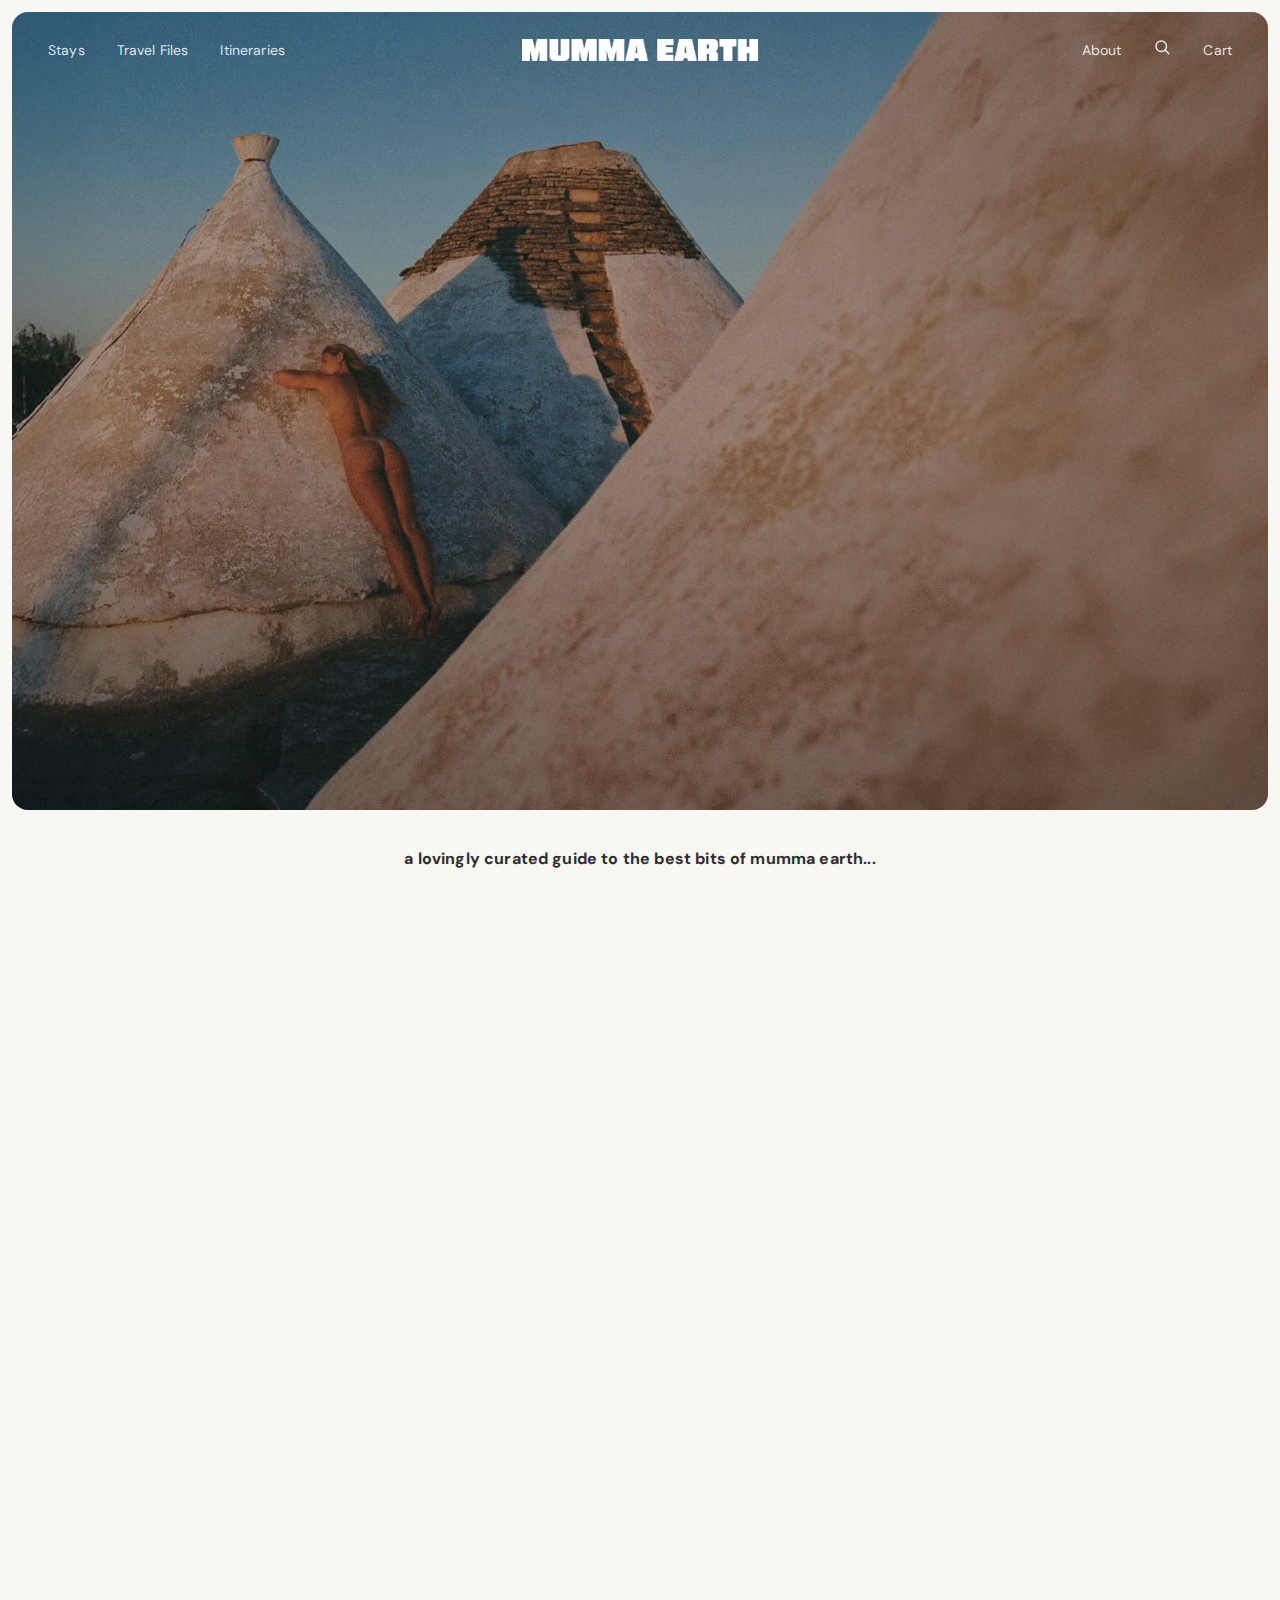
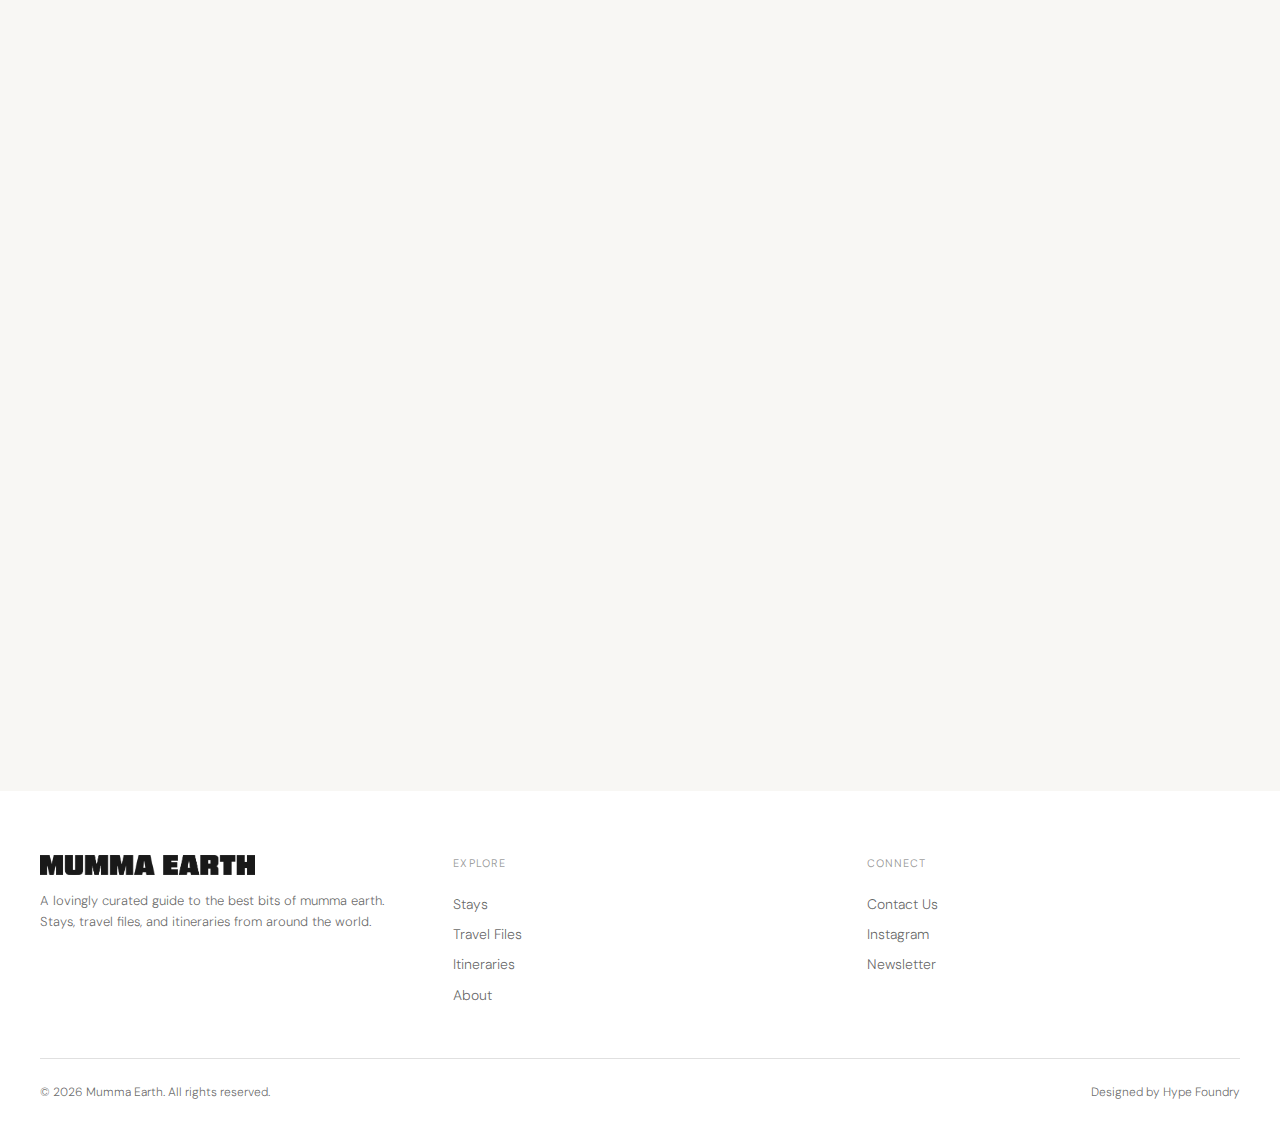
<file: mumma-earth/index.html>
<!DOCTYPE html>
<html lang="en">
<head>
<meta charset="UTF-8">
<meta name="viewport" content="width=device-width, initial-scale=1.0">
<title>MUMMA EARTH — Wireframe</title>
<link rel="preconnect" href="https://fonts.googleapis.com">
<link href="https://fonts.googleapis.com/css2?family=Bebas+Neue&family=DM+Sans:ital,wght@0,300;0,400;0,500;1,300;1,400&display=swap" rel="stylesheet">
<style>
/* ═══════════════════════════════════════
   MUMMA EARTH — DESIGN SYSTEM
   ═══════════════════════════════════════ */
:root {
  --lavender: #DDE0EF;
  --pink: #D45C8A;
  --blue: #8B9DC3;
  --charcoal: #2D2D2D;
  --offwhite: #F8F7F4;
  --cream: #F0EDE8;
  --warm-grey: #B8B0A6;
  --sand: #E8E0D4;
  --logo-font: 'Bebas Neue', Impact, 'Arial Black', sans-serif;
  --heading-font: 'DM Sans', 'Helvetica Neue', sans-serif;
  --body-font: 'DM Sans', 'Helvetica Neue', sans-serif;
  --nav-height: 72px;
  --radius: 16px;
  --radius-mobile: 16px;
  --transition: 0.4s cubic-bezier(0.25, 0.1, 0.25, 1);
}

*, *::before, *::after { margin: 0; padding: 0; box-sizing: border-box; }

html {
  scroll-behavior: smooth;
  -webkit-font-smoothing: antialiased;
  -moz-osx-font-smoothing: grayscale;
}

body {
  font-family: var(--body-font);
  background: var(--offwhite);
  color: var(--charcoal);
  overflow-x: hidden;
  line-height: 1.6;
}

img { display: block; width: 100%; height: 100%; object-fit: cover; }
a { text-decoration: none; color: inherit; }
button { border: none; background: none; cursor: pointer; font-family: inherit; }

/* ═══════════════════════════════════════
   PAGE SYSTEM
   ═══════════════════════════════════════ */
.page {
  display: none;
  opacity: 0;
  min-height: 100vh;
  transition: opacity 0.5s ease;
}
.page.active {
  display: block;
  opacity: 1;
}
.page.fade-in {
  animation: fadeIn 0.6s ease forwards;
}
@keyframes fadeIn {
  from { opacity: 0; transform: translateY(12px); }
  to { opacity: 1; transform: translateY(0); }
}

/* ═══════════════════════════════════════
   NAVIGATION — DESKTOP
   ═══════════════════════════════════════ */
.nav {
  position: absolute;
  top: 14px; left: 0; right: 0;
  z-index: 1000;
  height: var(--nav-height);
  display: flex;
  align-items: center;
  justify-content: center;
  padding: 0 48px;
  background: transparent;
}
.nav.nav--solid {
  position: relative;
  background: var(--offwhite);
}

.nav__inner {
  display: flex;
  align-items: center;
  justify-content: space-between;
  width: 100%;
  max-width: 1440px;
}

.nav__left, .nav__right {
  display: flex;
  align-items: center;
  gap: 32px;
  flex: 1;
}
.nav__right { justify-content: flex-end; }

.nav__link {
  font-family: var(--body-font);
  font-size: 14px;
  font-weight: 400;
  letter-spacing: 0.01em;
  color: var(--charcoal);
  transition: opacity 0.3s;
  cursor: pointer;
  position: relative;
}
.nav--overlay .nav__link { color: rgba(255,255,255,0.85); }
.nav--solid .nav__link { color: var(--charcoal); }
.nav__link:hover { opacity: 0.6; }

/* Stays dropdown */
.nav__dropdown {
  position: relative;
}
.nav__dropdown-menu {
  position: absolute;
  top: 100%;
  left: -16px;
  padding: 16px;
  background: var(--offwhite);
  border-radius: var(--radius);
  box-shadow: 0 8px 32px rgba(0,0,0,0.1);
  opacity: 0;
  visibility: hidden;
  transform: translateY(8px);
  transition: all 0.3s ease;
  min-width: 160px;
  z-index: 10;
}
.nav__dropdown:hover .nav__dropdown-menu,
.nav__dropdown.open .nav__dropdown-menu {
  opacity: 1;
  visibility: visible;
  transform: translateY(4px);
}
.nav__dropdown-item {
  display: block;
  padding: 6px 8px;
  font-size: 13px;
  font-weight: 300;
  letter-spacing: 0.02em;
  color: var(--charcoal);
  border-radius: 4px;
  transition: background 0.2s;
  cursor: pointer;
  white-space: nowrap;
}
.nav__dropdown-item:hover {
  background: rgba(139,157,195,0.15);
}

.nav__logo {
  cursor: pointer;
  flex-shrink: 0;
  padding: 0 24px;
  display: flex;
  align-items: center;
}
.nav__logo img {
  height: 22px;
  width: auto;
  object-fit: contain;
  transition: filter var(--transition);
}
.nav--overlay .nav__logo img {
  filter: brightness(0) invert(1);
}

.nav__search-icon {
  width: 18px; height: 18px;
  stroke: currentColor; fill: none;
  stroke-width: 2; stroke-linecap: round;
}
.nav__cart-count {
  font-size: 11px;
  font-weight: 500;
  background: var(--pink);
  color: #fff;
  width: 18px; height: 18px;
  border-radius: 50%;
  display: flex;
  align-items: center;
  justify-content: center;
  margin-left: -4px;
}

/* Mobile nav */
.nav__hamburger {
  display: none;
  flex-direction: column;
  gap: 5px;
  cursor: pointer;
  padding: 4px;
}
.nav__hamburger span {
  display: block;
  width: 22px; height: 1.5px;
  background: var(--charcoal);
  transition: all 0.3s;
}
.nav__hamburger.active span:nth-child(1) { transform: rotate(45deg) translate(4px, 4px); }
.nav__hamburger.active span:nth-child(2) { opacity: 0; }
.nav__hamburger.active span:nth-child(3) { transform: rotate(-45deg) translate(4px, -4px); }
.nav--overlay .nav__hamburger span { background: rgba(255,255,255,0.9); }

.mobile-menu {
  position: fixed;
  inset: 0;
  z-index: 999;
  background: var(--offwhite);
  padding: 100px 32px 40px;
  transform: translateY(-100%);
  transition: transform 0.45s cubic-bezier(0.4, 0, 0.2, 1);
  overflow-y: auto;
}
.mobile-menu.open { transform: translateY(0); }
.nav.menu-open .nav__logo img { filter: none !important; }
.nav.menu-open .nav__hamburger span { background: var(--charcoal) !important; }
.nav.menu-open .nav__cart-mobile { color: var(--charcoal) !important; }
.mobile-menu__link {
  display: block;
  font-family: var(--heading-font);
  font-size: 24px;
  font-weight: 300;
  padding: 12px 0;
  color: var(--charcoal);
  cursor: pointer;
  transition: opacity 0.2s;
}
.mobile-menu__link:hover { opacity: 0.5; }
.mobile-menu__sub {
  padding-left: 24px;
  margin-bottom: 8px;
}
.mobile-menu__sub a {
  display: block;
  font-family: var(--body-font);
  font-size: 15px;
  font-weight: 300;
  padding: 6px 0;
  color: var(--warm-grey);
  cursor: pointer;
}

@media (max-width: 900px) {
  .nav { padding: 0 24px; }
  .nav__left, .nav__right { display: none; }
  .nav__hamburger { display: flex; }
  .nav__inner {
    display: grid;
    grid-template-columns: 48px 1fr 48px;
    align-items: center;
  }
  .nav__logo {
    justify-self: center;
    text-align: center;
    font-size: 22px;
    padding: 0;
  }
  .nav__cart-mobile {
    justify-self: end;
    font-size: 14px;
    font-weight: 400;
    letter-spacing: 0.01em;
    cursor: pointer;
  }
  .nav--overlay .nav__cart-mobile { color: rgba(255,255,255,0.85); }
}
@media (min-width: 901px) {
  .nav__cart-mobile { display: none; }
}

/* ═══════════════════════════════════════
   HOME PAGE
   ═══════════════════════════════════════ */
.hero {
  position: relative;
  width: calc(100% - 24px);
  height: calc(90vh - 12px);
  min-height: 500px;
  overflow: hidden;
  margin: 12px 12px 0;
  border-radius: 16px;
}
.hero__image {
  position: absolute; inset: 0;
  background: url('Photos/me-hero-home.jpg') center/cover no-repeat;
}
.hero__overlay {
  position: absolute; inset: 0;
  background: linear-gradient(180deg, rgba(0,0,0,0.15) 0%, rgba(0,0,0,0.05) 50%, rgba(0,0,0,0.2) 100%);
}
.home-tagline {
  text-align: center;
  padding: 36px 24px 12px;
  font-family: var(--heading-font);
  font-size: clamp(13px, 1.4vw, 16px);
  font-weight: 700;
  color: var(--charcoal);
  letter-spacing: 0.01em;
}
.home-tagline + .section-header {
  padding-top: 40px;
}

.home-grid {
  display: grid;
  grid-template-columns: repeat(3, 1fr);
  gap: 20px;
  padding: 0 40px 80px;
  max-width: 1440px;
  margin: 0 auto;
}
.home-grid__card {
  cursor: pointer;
  transition: transform 0.4s ease;
}
.home-grid__card:hover { transform: translateY(-4px); }
.home-grid__image {
  aspect-ratio: 4/5;
  border-radius: var(--radius);
  overflow: hidden;
  position: relative;
}
.home-grid__image img {
  transition: transform 0.6s ease;
}
.home-grid__card:hover .home-grid__image img {
  transform: scale(1.03);
}
.home-grid__label {
  margin-top: 12px;
  font-size: 13px;
  font-weight: 400;
  letter-spacing: 0.02em;
}
.home-grid__label span {
  color: var(--warm-grey);
  font-weight: 300;
}

/* Section dividers */
.section-header {
  padding: 80px 40px 40px;
  max-width: 1440px;
  margin: 0 auto;
  display: flex;
  justify-content: space-between;
  align-items: baseline;
}
.section-header__title {
  font-family: var(--heading-font);
  font-size: clamp(24px, 4vw, 36px);
  font-weight: 400;
}
.section-header__link {
  font-size: 13px;
  letter-spacing: 0.01em;
  color: var(--blue);
  cursor: pointer;
  transition: opacity 0.3s;
}
.section-header__link:hover { opacity: 0.6; }

@media (max-width: 768px) {
  .hero { height: calc(100vh - 8px); margin: 8px 8px 0; border-radius: 12px; width: calc(100% - 16px); }
  .home-grid {
    grid-template-columns: 1fr 1fr;
    gap: 14px;
    padding: 0 20px 60px;
  }
  .home-grid__card:nth-child(n+5) { display: none; }
  .home-grid__image { border-radius: var(--radius-mobile); }
  .section-header { padding: 60px 20px 24px; }
}

/* ═══════════════════════════════════════
   STAY COLLECTION PAGE
   ═══════════════════════════════════════ */
.collection-hero {
  padding-top: 48px;
  padding-bottom: 32px;
  text-align: center;
}
.collection-hero__title {
  font-family: var(--heading-font);
  font-size: clamp(28px, 5vw, 48px);
  font-weight: 300;
  letter-spacing: 0.01em;
}
.collection-hero__sub {
  font-size: 14px;
  font-weight: 300;
  color: var(--warm-grey);
  margin-top: 8px;
  letter-spacing: 0.02em;
}

.stay-grid {
  display: grid;
  grid-template-columns: repeat(2, 1fr);
  gap: 24px;
  padding: 0 40px 100px;
  max-width: 1100px;
  margin: 0 auto;
}
.stay-card {
  cursor: pointer;
  transition: transform 0.4s ease;
}
.stay-card:hover { transform: translateY(-3px); }
.stay-card__image {
  aspect-ratio: 4/5;
  border-radius: var(--radius);
  overflow: hidden;
}
.stay-card__image img { transition: transform 0.6s ease; }
.stay-card:hover .stay-card__image img { transform: scale(1.03); }
.stay-card__meta {
  display: flex;
  gap: 24px;
  margin-top: 14px;
  font-size: 12px;
  font-weight: 400;
  letter-spacing: 0.08em;
  text-transform: uppercase;
}
.stay-card__meta span:first-child { color: var(--charcoal); }
.stay-card__meta span:last-child { color: var(--warm-grey); }

@media (max-width: 768px) {
  .stay-grid {
    gap: 16px;
    padding: 0 20px 60px;
  }
  .stay-card__image { border-radius: var(--radius-mobile); }
}

/* ═══════════════════════════════════════
   STAY INDIVIDUAL PAGE
   ═══════════════════════════════════════ */
.stay-detail__hero {
  position: relative;
  width: calc(100% - 24px);
  height: calc(90vh - 12px);
  min-height: 500px;
  overflow: hidden;
  margin: 12px 12px 0;
  border-radius: 16px;
}
.stay-detail__hero-image {
  position: absolute; inset: 0;
  background-size: cover;
  background-position: center;
  background-repeat: no-repeat;
}
.stay-detail__hero-overlay {
  position: absolute; inset: 0;
  background: linear-gradient(180deg, rgba(0,0,0,0.15) 0%, rgba(0,0,0,0.05) 50%, rgba(0,0,0,0.2) 100%);
  display: flex;
  align-items: flex-end;
  padding: 48px;
}
.stay-detail__hero-text {
  color: #fff;
}
.stay-detail__hero-text h1 {
  font-family: var(--heading-font);
  font-size: clamp(32px, 5vw, 56px);
  font-weight: 400;
  line-height: 1.1;
}
.stay-detail__hero-text p {
  font-size: 14px;
  font-weight: 300;
  margin-top: 8px;
  opacity: 0.8;
  letter-spacing: 0.06em;
  text-transform: uppercase;
}

.stay-detail__content {
  max-width: 900px;
  margin: 0 auto;
  padding: 64px 40px 100px;
}
.stay-detail__description {
  font-family: var(--heading-font);
  font-size: 22px;
  font-weight: 300;
  line-height: 1.7;
  color: var(--charcoal);
  margin-bottom: 40px;
}
.stay-detail__info {
  display: grid;
  grid-template-columns: repeat(3, 1fr);
  gap: 32px;
  padding: 32px 0;
  border-top: 1px solid rgba(0,0,0,0.08);
  border-bottom: 1px solid rgba(0,0,0,0.08);
  margin-bottom: 48px;
}
.stay-detail__info-item label {
  font-size: 11px;
  letter-spacing: 0.1em;
  text-transform: uppercase;
  color: var(--warm-grey);
  display: block;
  margin-bottom: 4px;
}
.stay-detail__info-item span {
  font-size: 15px;
  font-weight: 400;
}
.stay-detail__link {
  display: inline-flex;
  align-items: center;
  gap: 8px;
  font-size: 13px;
  letter-spacing: 0.01em;
  color: var(--blue);
  border-bottom: 1px solid var(--blue);
  padding-bottom: 2px;
  transition: opacity 0.3s;
}
.stay-detail__link:hover { opacity: 0.6; }

.stay-detail__gallery {
  display: grid;
  grid-template-columns: repeat(2, 1fr);
  gap: 16px;
  margin-top: 48px;
}
.stay-detail__gallery-item {
  aspect-ratio: 4/3;
  border-radius: var(--radius);
  overflow: hidden;
}
.stay-detail__gallery-item:first-child {
  grid-column: 1 / -1;
  aspect-ratio: 16/9;
}

@media (max-width: 768px) {
  .stay-detail__hero { height: calc(100vh - 8px); margin: 8px 8px 0; border-radius: 12px; width: calc(100% - 16px); }
  .stay-detail__hero-overlay { padding: 24px; }
  .stay-detail__content { padding: 40px 20px 60px; }
  .stay-detail__info { grid-template-columns: 1fr; gap: 20px; }
  .stay-detail__gallery { grid-template-columns: 1fr; }
  .stay-detail__gallery-item { border-radius: var(--radius-mobile); }
}

/* ═══════════════════════════════════════
   TRAVEL FILES COLLECTION
   ═══════════════════════════════════════ */
.tf-grid {
  display: grid;
  grid-template-columns: repeat(3, 1fr);
  gap: 20px;
  padding: 0 40px 100px;
  max-width: 1440px;
  margin: 0 auto;
}
.tf-card {
  cursor: pointer;
  transition: transform 0.4s ease;
}
.tf-card:hover { transform: translateY(-4px); }
.tf-card__image {
  aspect-ratio: 4/5;
  border-radius: var(--radius);
  overflow: hidden;
}
.tf-card__image img { transition: transform 0.6s ease; }
.tf-card:hover .tf-card__image img { transform: scale(1.03); }
.tf-card__label {
  margin-top: 12px;
  font-size: 14px;
  font-weight: 400;
  letter-spacing: 0.01em;
}

@media (max-width: 768px) {
  .tf-grid {
    grid-template-columns: 1fr 1fr;
    gap: 14px;
    padding: 0 20px 60px;
  }
  .tf-card__image { border-radius: var(--radius-mobile); }
}

/* ═══════════════════════════════════════
   TRAVEL FILES INDIVIDUAL (Blog)
   ═══════════════════════════════════════ */
.tf-detail__hero {
  position: relative;
  width: calc(100% - 24px);
  height: calc(90vh - 12px);
  min-height: 500px;
  overflow: hidden;
  margin: 12px 12px 0;
  border-radius: 16px;
}
.tf-detail__hero-image {
  position: absolute; inset: 0;
  background-size: cover;
  background-position: center;
  background-repeat: no-repeat;
}
.tf-detail__hero-overlay {
  position: absolute; inset: 0;
  background: linear-gradient(180deg, rgba(0,0,0,0.15) 0%, rgba(0,0,0,0.05) 50%, rgba(0,0,0,0.2) 100%);
  display: flex;
  flex-direction: column;
  justify-content: flex-end;
  padding: 48px;
}
.tf-detail__hero-title {
  color: #fff;
  font-family: var(--heading-font);
  font-size: clamp(36px, 6vw, 64px);
  font-weight: 400;
  line-height: 1.05;
}
.tf-detail__hero-sub {
  color: rgba(255,255,255,0.7);
  font-size: 14px;
  margin-top: 12px;
  font-weight: 300;
  letter-spacing: 0.03em;
}

.tf-detail__content {
  max-width: 800px;
  margin: 0 auto;
  padding: 64px 40px 100px;
}
.tf-detail__intro {
  font-family: var(--heading-font);
  font-size: 22px;
  font-weight: 300;
  line-height: 1.7;
  color: var(--charcoal);
  margin-bottom: 56px;
}

.tf-section {
  margin-bottom: 56px;
}
.tf-section__label {
  font-size: 11px;
  font-weight: 500;
  letter-spacing: 0.14em;
  text-transform: uppercase;
  color: var(--blue);
  margin-bottom: 16px;
}
.tf-section__text {
  font-size: 15px;
  font-weight: 300;
  line-height: 1.8;
  color: var(--charcoal);
  margin-bottom: 24px;
}
.tf-section__image {
  aspect-ratio: 3/2;
  border-radius: var(--radius);
  overflow: hidden;
  margin-bottom: 16px;
}
.tf-section__image-pair {
  display: grid;
  grid-template-columns: 1fr 1fr;
  gap: 12px;
}
.tf-section__image-pair .tf-section__image { aspect-ratio: 1; }

.tf-detail__links {
  border-top: 1px solid rgba(0,0,0,0.08);
  padding-top: 32px;
  display: flex;
  gap: 24px;
  flex-wrap: wrap;
}
.tf-detail__social-link {
  display: inline-flex;
  align-items: center;
  gap: 6px;
  font-size: 13px;
  letter-spacing: 0.01em;
  color: var(--blue);
  border: 1px solid var(--blue);
  padding: 10px 20px;
  border-radius: 100px;
  transition: all 0.3s;
}
.tf-detail__social-link:hover {
  background: var(--blue);
  color: #fff;
}

@media (max-width: 768px) {
  .tf-detail__hero { height: calc(100vh - 8px); margin: 8px 8px 0; border-radius: 12px; width: calc(100% - 16px); }
  .tf-detail__hero-overlay { padding: 24px; }
  .tf-detail__content { padding: 40px 20px 60px; }
  .tf-section__image-pair { grid-template-columns: 1fr; }
  .tf-section__image { border-radius: var(--radius-mobile); }
}

/* ═══════════════════════════════════════
   ITINERARIES COLLECTION
   ═══════════════════════════════════════ */
.itin-grid {
  display: grid;
  grid-template-columns: repeat(3, 1fr);
  gap: 24px;
  padding: 0 40px 100px;
  max-width: 1200px;
  margin: 0 auto;
}
.itin-card {
  background: #fff;
  border-radius: var(--radius);
  overflow: hidden;
  transition: transform 0.4s ease, box-shadow 0.4s ease;
  cursor: pointer;
}
.itin-card:hover {
  transform: translateY(-4px);
  box-shadow: 0 12px 40px rgba(0,0,0,0.08);
}
.itin-card__image {
  aspect-ratio: 3/2;
  overflow: hidden;
}
.itin-card__image img { transition: transform 0.6s ease; }
.itin-card:hover .itin-card__image img { transform: scale(1.04); }
.itin-card__body {
  padding: 20px;
}
.itin-card__destination {
  font-size: 11px;
  letter-spacing: 0.1em;
  text-transform: uppercase;
  color: var(--warm-grey);
  margin-bottom: 4px;
}
.itin-card__title {
  font-family: var(--heading-font);
  font-size: 22px;
  font-weight: 400;
  margin-bottom: 8px;
}
.itin-card__duration {
  font-size: 13px;
  color: var(--warm-grey);
  margin-bottom: 16px;
}
.itin-card__price {
  font-size: 15px;
  font-weight: 500;
  margin-bottom: 16px;
}
.itin-card__btn {
  display: inline-flex;
  align-items: center;
  gap: 8px;
  padding: 12px 24px;
  background: var(--charcoal);
  color: #fff;
  font-size: 12px;
  font-weight: 400;
  letter-spacing: 0.08em;
  text-transform: uppercase;
  border-radius: 100px;
  transition: background 0.3s, transform 0.2s;
  width: 100%;
  justify-content: center;
}
.itin-card__btn:hover {
  background: var(--blue);
  transform: scale(1.02);
}

@media (max-width: 768px) {
  .itin-grid {
    grid-template-columns: 1fr;
    gap: 20px;
    padding: 0 20px 60px;
    max-width: 480px;
  }
  .itin-card { border-radius: var(--radius-mobile); }
}

/* ═══════════════════════════════════════
   ABOUT PAGE
   ═══════════════════════════════════════ */
.about {
  max-width: 720px;
  margin: 0 auto;
  padding: 80px 40px 100px;
  text-align: center;
}
.about__text {
  font-family: var(--heading-font);
  font-size: 20px;
  font-weight: 300;
  line-height: 1.8;
  color: var(--charcoal);
  margin-bottom: 24px;
}
.about__founder {
  margin-top: 48px;
  padding-top: 32px;
  border-top: 1px solid rgba(0,0,0,0.08);
}
.about__founder-name {
  font-family: var(--heading-font);
  font-size: 24px;
  font-weight: 400;
  margin-bottom: 4px;
}
.about__founder-role {
  font-size: 13px;
  color: var(--warm-grey);
  letter-spacing: 0.04em;
}

@media (max-width: 768px) {
  .about { padding: 40px 20px 60px; }
}

/* ═══════════════════════════════════════
   CONTACT PAGE
   ═══════════════════════════════════════ */
.contact {
  max-width: 560px;
  margin: 0 auto;
  padding: 80px 40px 100px;
  text-align: center;
}
.contact__title {
  font-family: var(--heading-font);
  font-size: clamp(32px, 5vw, 48px);
  font-weight: 300;
  margin-bottom: 24px;
}
.contact__text {
  font-size: 15px;
  font-weight: 300;
  line-height: 1.7;
  color: var(--warm-grey);
  margin-bottom: 40px;
}
.contact__email {
  display: inline-block;
  font-family: var(--heading-font);
  font-size: 24px;
  font-weight: 400;
  color: var(--blue);
  border-bottom: 1px solid transparent;
  transition: border-color 0.3s;
}
.contact__email:hover {
  border-bottom-color: var(--blue);
}
.contact__form {
  margin-top: 48px;
  text-align: left;
}
.contact__field {
  margin-bottom: 20px;
}
.contact__field label {
  display: block;
  font-size: 11px;
  letter-spacing: 0.1em;
  text-transform: uppercase;
  color: var(--warm-grey);
  margin-bottom: 8px;
}
.contact__field input,
.contact__field textarea {
  width: 100%;
  padding: 14px 16px;
  border: 1px solid rgba(0,0,0,0.1);
  border-radius: var(--radius);
  font-family: var(--body-font);
  font-size: 14px;
  background: #fff;
  transition: border-color 0.3s;
  outline: none;
}
.contact__field input:focus,
.contact__field textarea:focus {
  border-color: var(--blue);
}
.contact__field textarea { min-height: 120px; resize: vertical; }
.contact__submit {
  display: inline-flex;
  padding: 14px 40px;
  background: var(--charcoal);
  color: #fff;
  font-size: 12px;
  letter-spacing: 0.08em;
  text-transform: uppercase;
  border-radius: 100px;
  transition: background 0.3s;
  cursor: pointer;
}
.contact__submit:hover { background: var(--blue); }

@media (max-width: 768px) {
  .contact { padding: 40px 20px 60px; }
}

/* ═══════════════════════════════════════
   CART PAGE
   ═══════════════════════════════════════ */
.cart {
  max-width: 720px;
  margin: 0 auto;
  padding: 60px 40px 100px;
}
.cart__title {
  font-family: var(--heading-font);
  font-size: clamp(28px, 4vw, 40px);
  font-weight: 300;
  margin-bottom: 40px;
  text-align: center;
}
.cart__empty {
  text-align: center;
  padding: 80px 20px;
  color: var(--warm-grey);
  font-size: 15px;
}
.cart__empty-icon {
  font-size: 48px;
  margin-bottom: 16px;
  opacity: 0.3;
}
.cart__items {
  border-top: 1px solid rgba(0,0,0,0.08);
}
.cart__item {
  display: grid;
  grid-template-columns: 80px 1fr auto;
  gap: 20px;
  align-items: center;
  padding: 24px 0;
  border-bottom: 1px solid rgba(0,0,0,0.08);
}
.cart__item-image {
  width: 80px; height: 80px;
  border-radius: var(--radius);
  overflow: hidden;
  background: var(--cream);
}
.cart__item-title {
  font-family: var(--heading-font);
  font-size: 18px;
  font-weight: 400;
}
.cart__item-type {
  font-size: 12px;
  color: var(--warm-grey);
  letter-spacing: 0.04em;
  margin-top: 2px;
}
.cart__item-price {
  font-size: 15px;
  font-weight: 500;
}
.cart__item-remove {
  font-size: 12px;
  color: var(--warm-grey);
  cursor: pointer;
  transition: color 0.3s;
}
.cart__item-remove:hover { color: var(--pink); }
.cart__summary {
  padding: 32px 0;
  text-align: right;
}
.cart__total {
  font-family: var(--heading-font);
  font-size: 24px;
  font-weight: 400;
  margin-bottom: 24px;
}
.cart__total span {
  font-family: var(--body-font);
  font-size: 12px;
  color: var(--warm-grey);
  letter-spacing: 0.06em;
  text-transform: uppercase;
  margin-right: 12px;
}
.cart__checkout-btn {
  display: inline-flex;
  padding: 16px 48px;
  background: var(--charcoal);
  color: #fff;
  font-size: 13px;
  letter-spacing: 0.08em;
  text-transform: uppercase;
  border-radius: 100px;
  transition: background 0.3s;
  cursor: pointer;
}
.cart__checkout-btn:hover { background: var(--blue); }
.cart__continue {
  display: block;
  margin-top: 16px;
  font-size: 13px;
  color: var(--blue);
  cursor: pointer;
  transition: opacity 0.3s;
}
.cart__continue:hover { opacity: 0.6; }

@media (max-width: 768px) {
  .cart { padding: 32px 20px 60px; }
  .cart__item { grid-template-columns: 64px 1fr auto; gap: 14px; }
}

/* ═══════════════════════════════════════
   FOOTER
   ═══════════════════════════════════════ */
.footer {
  background: #fff;
  color: rgba(0,0,0,0.6);
  padding: 64px 40px 40px;
}
.footer__inner {
  max-width: 1440px;
  margin: 0 auto;
  display: grid;
  grid-template-columns: 1fr 1fr 1fr;
  gap: 40px;
}
.footer__logo {
  margin-bottom: 16px;
}
.footer__logo img {
  height: 20px;
  width: auto;
  object-fit: contain;
  opacity: 0.9;
}
.footer__text {
  font-size: 13px;
  font-weight: 300;
  line-height: 1.6;
}
.footer__nav-title {
  font-size: 11px;
  letter-spacing: 0.1em;
  text-transform: uppercase;
  color: rgba(0,0,0,0.4);
  margin-bottom: 16px;
}
.footer__link {
  display: block;
  font-size: 14px;
  font-weight: 300;
  padding: 4px 0;
  color: rgba(0,0,0,0.6);
  cursor: pointer;
  transition: color 0.3s;
}
.footer__link:hover { color: rgba(0,0,0,0.95); }
.footer__bottom {
  max-width: 1440px;
  margin: 48px auto 0;
  padding-top: 24px;
  border-top: 1px solid rgba(0,0,0,0.12);
  font-size: 12px;
  font-weight: 300;
  display: flex;
  justify-content: space-between;
}

@media (max-width: 768px) {
  .footer { padding: 48px 20px 32px; }
  .footer__inner { grid-template-columns: 1fr; gap: 32px; }
  .footer__bottom { flex-direction: column; gap: 8px; }
}

/* ═══════════════════════════════════════
   UTILITY / ANIMATIONS
   ═══════════════════════════════════════ */
.reveal {
  opacity: 0;
  transform: translateY(24px);
  transition: opacity 0.7s ease, transform 0.7s ease;
}
.reveal.visible {
  opacity: 1;
  transform: translateY(0);
}

/* Stagger delays */
.delay-1 { transition-delay: 0.1s; }
.delay-2 { transition-delay: 0.2s; }
.delay-3 { transition-delay: 0.3s; }
.delay-4 { transition-delay: 0.4s; }
.delay-5 { transition-delay: 0.5s; }
.delay-6 { transition-delay: 0.6s; }

/* Back to top */
.back-top {
  position: fixed;
  bottom: 32px; right: 32px;
  width: 44px; height: 44px;
  background: var(--charcoal);
  color: #fff;
  border-radius: 50%;
  display: flex;
  align-items: center;
  justify-content: center;
  font-size: 18px;
  cursor: pointer;
  opacity: 0;
  visibility: hidden;
  transition: all 0.3s;
  z-index: 100;
}
.back-top.visible { opacity: 1; visibility: visible; }
.back-top:hover { background: var(--blue); transform: translateY(-2px); }

/* Breadcrumb */
.breadcrumb {
  padding: 20px 40px 0;
  max-width: 1440px;
  margin: 0 auto;
  font-size: 12px;
  color: var(--warm-grey);
  letter-spacing: 0.04em;
}
.breadcrumb span { cursor: pointer; transition: color 0.3s; }
.breadcrumb span:hover { color: var(--charcoal); }
.breadcrumb .sep { margin: 0 8px; opacity: 0.4; }

@media (max-width: 768px) {
  .breadcrumb { padding: 12px 20px 0; }
}
</style>
</head>
<body>

<!-- ═══════════════════════════════════════
     NAVIGATION
     ═══════════════════════════════════════ -->
<nav class="nav nav--overlay" id="mainNav">
  <div class="nav__inner">
    <div class="nav__hamburger" id="hamburger" onclick="toggleMobileMenu()">
      <span></span><span></span><span></span>
    </div>
    <div class="nav__left">
      <div class="nav__dropdown">
        <span class="nav__link" onclick="navigate('stays')">Stays</span>
        <div class="nav__dropdown-menu">
          <span class="nav__dropdown-item" onclick="navigate('stays')">Brazil</span>
          <span class="nav__dropdown-item" onclick="navigate('stays')">Sri Lanka</span>
          <span class="nav__dropdown-item" onclick="navigate('stays')">Greece</span>
          <span class="nav__dropdown-item" onclick="navigate('stays')">Europe</span>
          <span class="nav__dropdown-item" onclick="navigate('stays')">Morocco</span>
        </div>
      </div>
      <span class="nav__link" onclick="navigate('travel-files')">Travel Files</span>
      <span class="nav__link" onclick="navigate('itineraries')">Itineraries</span>
    </div>
    <div class="nav__logo" onclick="navigate('home')"><img src="me-logo.png" alt="MUMMA EARTH"></div>
    <span class="nav__cart-mobile" onclick="navigate('cart')">Cart</span>
    <div class="nav__right">
      <span class="nav__link" onclick="navigate('about')">About</span>
      <span class="nav__link">
        <svg class="nav__search-icon" viewBox="0 0 24 24"><circle cx="11" cy="11" r="7"/><line x1="16.5" y1="16.5" x2="21" y2="21"/></svg>
      </span>
      <span class="nav__link" onclick="navigate('cart')">Cart <span class="nav__cart-count" id="cartCount" style="display:none">0</span></span>
    </div>
  </div>
</nav>

<!-- Mobile Menu -->
<div class="mobile-menu" id="mobileMenu">
  <span class="mobile-menu__link" onclick="navigate('stays'); toggleMobileMenu()">Stays</span>
  <div class="mobile-menu__sub">
    <a onclick="navigate('stays'); toggleMobileMenu()">Brazil</a>
    <a onclick="navigate('stays'); toggleMobileMenu()">Sri Lanka</a>
    <a onclick="navigate('stays'); toggleMobileMenu()">Greece</a>
    <a onclick="navigate('stays'); toggleMobileMenu()">Europe</a>
    <a onclick="navigate('stays'); toggleMobileMenu()">Morocco</a>
  </div>
  <span class="mobile-menu__link" onclick="navigate('travel-files'); toggleMobileMenu()">Travel Files</span>
  <span class="mobile-menu__link" onclick="navigate('itineraries'); toggleMobileMenu()">Itineraries</span>
  <span class="mobile-menu__link" onclick="navigate('about'); toggleMobileMenu()">About</span>
  <span class="mobile-menu__link" onclick="navigate('contact'); toggleMobileMenu()">Contact</span>
  <span class="mobile-menu__link" onclick="navigate('cart'); toggleMobileMenu()">Cart</span>
</div>

<!-- ═══════════════════════════════════════
     PAGE: HOME
     ═══════════════════════════════════════ -->
<div class="page active fade-in" id="page-home">
  <div class="hero">
    <div class="hero__image"></div>
    <div class="hero__overlay"></div>
  </div>

  <p class="home-tagline reveal">a lovingly curated guide to the best bits of mumma earth...</p>

  <div class="section-header reveal">
    <h2 class="section-header__title">Featured Stays</h2>
    <span class="section-header__link" onclick="navigate('stays')">View all &rarr;</span>
  </div>
  <div class="home-grid">
    <div class="home-grid__card reveal delay-1" onclick="navigate('stay-detail')">
      <div class="home-grid__image">
        <img src="Photos/STAY COLLECTION PAGE/downloadgram.org_626980892_18555726238005111_3050905956564885897_n.jpg" alt="Stay" loading="lazy">
      </div>
      <p class="home-grid__label">Trulli House <span>/ Puglia, Italy</span></p>
    </div>
    <div class="home-grid__card reveal delay-2" onclick="navigate('stay-detail')">
      <div class="home-grid__image">
        <img src="Photos/STAY COLLECTION PAGE/downloadgram.org_588003659_18545278531014616_1724755088810215534_n.jpg" alt="Stay" loading="lazy">
      </div>
      <p class="home-grid__label">Beach Cabana <span>/ Quintana Roo, Mexico</span></p>
    </div>
    <div class="home-grid__card reveal delay-3" onclick="navigate('stay-detail')">
      <div class="home-grid__image">
        <img src="Photos/STAY COLLECTION PAGE/downloadgram.org_631430005_18563297005014616_4202923750367687187_n.jpg" alt="Stay" loading="lazy">
      </div>
      <p class="home-grid__label">Lakeside Retreat <span>/ Galle, Sri Lanka</span></p>
    </div>
  </div>

  <div class="section-header reveal">
    <h2 class="section-header__title">Recent Travel Files</h2>
    <span class="section-header__link" onclick="navigate('travel-files')">View all &rarr;</span>
  </div>
  <div class="home-grid">
    <div class="home-grid__card reveal delay-1" onclick="navigate('tf-detail')">
      <div class="home-grid__image">
        <img src="Photos/INFLUENCER COLLECTION PAGE/downloadgram.org_523916010_18519241447047475_8496502094923470637_n.jpg" alt="Travel File" loading="lazy">
      </div>
      <p class="home-grid__label">Mexico x Tabatha Turner</p>
    </div>
    <div class="home-grid__card reveal delay-2" onclick="navigate('tf-detail')">
      <div class="home-grid__image">
        <img src="Photos/INFLUENCER COLLECTION PAGE/downloadgram.org_586847318_18541219594060865_6396156357111186965_n.jpg" alt="Travel File" loading="lazy">
      </div>
      <p class="home-grid__label">Sri Lanka x Jess Alizzi</p>
    </div>
    <div class="home-grid__card reveal delay-3" onclick="navigate('tf-detail')">
      <div class="home-grid__image">
        <img src="Photos/INFLUENCER COLLECTION PAGE/downloadgram.org_624601469_18083578576946771_6805146787284047011_n.jpg" alt="Travel File" loading="lazy">
      </div>
      <p class="home-grid__label">Puglia x Ellie Bullen</p>
    </div>
  </div>

  <!-- Footer -->
  <footer class="footer">
    <div class="footer__inner">
      <div>
        <div class="footer__logo"><img src="me-logo.png" alt="MUMMA EARTH"></div>
        <p class="footer__text">A lovingly curated guide to the best bits of mumma earth. Stays, travel files, and itineraries from around the world.</p>
      </div>
      <div>
        <p class="footer__nav-title">Explore</p>
        <span class="footer__link" onclick="navigate('stays')">Stays</span>
        <span class="footer__link" onclick="navigate('travel-files')">Travel Files</span>
        <span class="footer__link" onclick="navigate('itineraries')">Itineraries</span>
        <span class="footer__link" onclick="navigate('about')">About</span>
      </div>
      <div>
        <p class="footer__nav-title">Connect</p>
        <span class="footer__link" onclick="navigate('contact')">Contact Us</span>
        <span class="footer__link">Instagram</span>
        <span class="footer__link">Newsletter</span>
      </div>
    </div>
    <div class="footer__bottom">
      <span>&copy; 2026 Mumma Earth. All rights reserved.</span>
      <span>Designed by Hype Foundry</span>
    </div>
  </footer>
</div>

<!-- ═══════════════════════════════════════
     PAGE: STAY COLLECTION
     ═══════════════════════════════════════ -->
<div class="page" id="page-stays">
  <div class="collection-hero">
    <h1 class="collection-hero__title reveal">Stays</h1>
    <p class="collection-hero__sub reveal delay-1">A curated guide to our favourite stays</p>
  </div>

  <div class="stay-grid">
    <div class="stay-card reveal delay-1" onclick="navigate('stay-detail')">
      <div class="stay-card__image">
        <img src="Photos/STAY COLLECTION PAGE/downloadgram.org_626980892_18555726238005111_3050905956564885897_n.jpg" alt="" loading="lazy">
      </div>
      <div class="stay-card__meta"><span>Mexico</span><span>Quintana Roo</span></div>
    </div>
    <div class="stay-card reveal delay-2" onclick="navigate('stay-detail')">
      <div class="stay-card__image">
        <img src="Photos/STAY COLLECTION PAGE/downloadgram.org_588003659_18545278531014616_1724755088810215534_n.jpg" alt="" loading="lazy">
      </div>
      <div class="stay-card__meta"><span>Mexico</span><span>Quintana Roo</span></div>
    </div>
    <div class="stay-card reveal delay-3" onclick="navigate('stay-detail')">
      <div class="stay-card__image">
        <img src="Photos/STAY COLLECTION PAGE/downloadgram.org_624697695_18187242694358511_3712004529641881739_n.jpg" alt="" loading="lazy">
      </div>
      <div class="stay-card__meta"><span>Mexico</span><span>Quintana Roo</span></div>
    </div>
    <div class="stay-card reveal delay-4" onclick="navigate('stay-detail')">
      <div class="stay-card__image">
        <img src="Photos/STAY COLLECTION PAGE/downloadgram.org_627574427_18556251793005111_4189290273386001478_n.jpg" alt="" loading="lazy">
      </div>
      <div class="stay-card__meta"><span>Mexico</span><span>Quintana Roo</span></div>
    </div>
    <div class="stay-card reveal delay-5" onclick="navigate('stay-detail')">
      <div class="stay-card__image">
        <img src="Photos/STAY COLLECTION PAGE/downloadgram.org_631430005_18563297005014616_4202923750367687187_n.jpg" alt="" loading="lazy">
      </div>
      <div class="stay-card__meta"><span>Sri Lanka</span><span>Galle</span></div>
    </div>
    <div class="stay-card reveal delay-6" onclick="navigate('stay-detail')">
      <div class="stay-card__image">
        <img src="Photos/STAY COLLECTION PAGE/000062030006 3.jpg" alt="" loading="lazy">
      </div>
      <div class="stay-card__meta"><span>Italy</span><span>Puglia</span></div>
    </div>
  </div>

  <footer class="footer">
    <div class="footer__inner">
      <div>
        <div class="footer__logo"><img src="me-logo.png" alt="MUMMA EARTH"></div>
        <p class="footer__text">A lovingly curated guide to the best bits of mumma earth.</p>
      </div>
      <div>
        <p class="footer__nav-title">Explore</p>
        <span class="footer__link" onclick="navigate('stays')">Stays</span>
        <span class="footer__link" onclick="navigate('travel-files')">Travel Files</span>
        <span class="footer__link" onclick="navigate('itineraries')">Itineraries</span>
        <span class="footer__link" onclick="navigate('about')">About</span>
      </div>
      <div>
        <p class="footer__nav-title">Connect</p>
        <span class="footer__link" onclick="navigate('contact')">Contact Us</span>
        <span class="footer__link">Instagram</span>
      </div>
    </div>
    <div class="footer__bottom">
      <span>&copy; 2026 Mumma Earth. All rights reserved.</span>
      <span>Designed by Hype Foundry</span>
    </div>
  </footer>
</div>

<!-- ═══════════════════════════════════════
     PAGE: STAY INDIVIDUAL
     ═══════════════════════════════════════ -->
<div class="page" id="page-stay-detail">
  <div class="stay-detail__hero">
    <div class="stay-detail__hero-image" style="background-image: url('Photos/STAY INDIVIDUAL PAGE/000062030028 2.jpg')"></div>
    <div class="stay-detail__hero-overlay">
      <div class="stay-detail__hero-text">
        <h1>Trulli House</h1>
        <p>Puglia, Italy</p>
      </div>
    </div>
  </div>

  <div class="stay-detail__content">
    <p class="stay-detail__description reveal">
      A beautifully restored trullo nestled in the heart of Puglia's olive groves. Whitewashed stone walls, vaulted ceilings, and a private garden make this one of our most coveted stays. Wake up to golden light filtering through ancient stone — pure magic.
    </p>

    <div class="stay-detail__info reveal">
      <div class="stay-detail__info-item">
        <label>Location</label>
        <span>Puglia, Italy</span>
      </div>
      <div class="stay-detail__info-item">
        <label>Type</label>
        <span>Entire Home</span>
      </div>
      <div class="stay-detail__info-item">
        <label>Guests</label>
        <span>Up to 4</span>
      </div>
    </div>

    <a class="stay-detail__link reveal">Book this stay &rarr;</a>

    <div class="stay-detail__gallery reveal">
      <div class="stay-detail__gallery-item">
        <img src="Photos/STAY INDIVIDUAL PAGE/000061900018 2.jpg" alt="" loading="lazy">
      </div>
      <div class="stay-detail__gallery-item">
        <img src="Photos/STAY INDIVIDUAL PAGE/000061880004 2 2.jpg" alt="" loading="lazy">
      </div>
      <div class="stay-detail__gallery-item">
        <img src="Photos/STAY INDIVIDUAL PAGE/000061970036 2.jpg" alt="" loading="lazy">
      </div>
      <div class="stay-detail__gallery-item">
        <img src="Photos/STAY INDIVIDUAL PAGE/000062040021 2.jpg" alt="" loading="lazy">
      </div>
      <div class="stay-detail__gallery-item">
        <img src="Photos/STAY INDIVIDUAL PAGE/downloadgram.org_626980892_18555726238005111_3050905956564885897_n copy.jpg" alt="" loading="lazy">
      </div>
    </div>
  </div>

  <footer class="footer">
    <div class="footer__inner">
      <div>
        <div class="footer__logo"><img src="me-logo.png" alt="MUMMA EARTH"></div>
        <p class="footer__text">A lovingly curated guide to the best bits of mumma earth.</p>
      </div>
      <div>
        <p class="footer__nav-title">Explore</p>
        <span class="footer__link" onclick="navigate('stays')">Stays</span>
        <span class="footer__link" onclick="navigate('travel-files')">Travel Files</span>
        <span class="footer__link" onclick="navigate('itineraries')">Itineraries</span>
      </div>
      <div>
        <p class="footer__nav-title">Connect</p>
        <span class="footer__link" onclick="navigate('contact')">Contact Us</span>
        <span class="footer__link">Instagram</span>
      </div>
    </div>
    <div class="footer__bottom">
      <span>&copy; 2026 Mumma Earth. All rights reserved.</span>
      <span>Designed by Hype Foundry</span>
    </div>
  </footer>
</div>

<!-- ═══════════════════════════════════════
     PAGE: TRAVEL FILES COLLECTION
     ═══════════════════════════════════════ -->
<div class="page" id="page-travel-files">
  <div class="collection-hero">
    <h1 class="collection-hero__title reveal">Travel Files</h1>
    <p class="collection-hero__sub reveal delay-1">Influencer spotlights on their favourite holidays</p>
  </div>

  <div class="tf-grid">
    <div class="tf-card reveal delay-1" onclick="navigate('tf-detail')">
      <div class="tf-card__image">
        <img src="Photos/INFLUENCER COLLECTION PAGE/downloadgram.org_523916010_18519241447047475_8496502094923470637_n.jpg" alt="" loading="lazy">
      </div>
      <p class="tf-card__label">Mexico x Tabatha Turner</p>
    </div>
    <div class="tf-card reveal delay-2" onclick="navigate('tf-detail')">
      <div class="tf-card__image">
        <img src="Photos/INFLUENCER COLLECTION PAGE/downloadgram.org_586847318_18541219594060865_6396156357111186965_n.jpg" alt="" loading="lazy">
      </div>
      <p class="tf-card__label">Sri Lanka x Jess Alizzi</p>
    </div>
    <div class="tf-card reveal delay-3" onclick="navigate('tf-detail')">
      <div class="tf-card__image">
        <img src="Photos/INFLUENCER COLLECTION PAGE/downloadgram.org_624601469_18083578576946771_6805146787284047011_n.jpg" alt="" loading="lazy">
      </div>
      <p class="tf-card__label">Puglia x Ellie Bullen</p>
    </div>
    <div class="tf-card reveal delay-4" onclick="navigate('tf-detail')">
      <div class="tf-card__image">
        <img src="Photos/INFLUENCER COLLECTION PAGE/downloadgram.org_650096548_18021289439684781_7378065805112214802_n.jpg" alt="" loading="lazy">
      </div>
      <p class="tf-card__label">Morocco x Lily Pebbles</p>
    </div>
    <div class="tf-card reveal delay-5" onclick="navigate('tf-detail')">
      <div class="tf-card__image">
        <img src="Photos/INFLUENCER COLLECTION PAGE/downloadgram.org_652682214_18124375063587325_737142532918383643_n.jpg" alt="" loading="lazy">
      </div>
      <p class="tf-card__label">Greece x Olivia Mathers</p>
    </div>
    <div class="tf-card reveal delay-6" onclick="navigate('tf-detail')">
      <div class="tf-card__image">
        <img src="Photos/INFLUENCER COLLECTION PAGE/downloadgram.org_523922239_18518436178047475_8770892606046050761_n (1).jpg" alt="" loading="lazy">
      </div>
      <p class="tf-card__label">Paris x Tabatha Turner</p>
    </div>
  </div>

  <footer class="footer">
    <div class="footer__inner">
      <div>
        <div class="footer__logo"><img src="me-logo.png" alt="MUMMA EARTH"></div>
        <p class="footer__text">A lovingly curated guide to the best bits of mumma earth.</p>
      </div>
      <div>
        <p class="footer__nav-title">Explore</p>
        <span class="footer__link" onclick="navigate('stays')">Stays</span>
        <span class="footer__link" onclick="navigate('travel-files')">Travel Files</span>
        <span class="footer__link" onclick="navigate('itineraries')">Itineraries</span>
      </div>
      <div>
        <p class="footer__nav-title">Connect</p>
        <span class="footer__link" onclick="navigate('contact')">Contact Us</span>
        <span class="footer__link">Instagram</span>
      </div>
    </div>
    <div class="footer__bottom">
      <span>&copy; 2026 Mumma Earth. All rights reserved.</span>
      <span>Designed by Hype Foundry</span>
    </div>
  </footer>
</div>

<!-- ═══════════════════════════════════════
     PAGE: TRAVEL FILES INDIVIDUAL
     ═══════════════════════════════════════ -->
<div class="page" id="page-tf-detail">
  <div class="tf-detail__hero">
    <div class="tf-detail__hero-image" style="background-image: url('Photos/INFLUENCER INDIVIDUAL PAGE/downloadgram.org_523922239_18518436178047475_8770892606046050761_n (1) copy.jpg')"></div>
    <div class="tf-detail__hero-overlay">
      <h1 class="tf-detail__hero-title">Paris x Tabatha Turner</h1>
      <p class="tf-detail__hero-sub">Don't listen to people who say they know all the tricks, why the heck is this, why the heck is that.</p>
    </div>
  </div>

  <div class="tf-detail__content">
    <p class="tf-detail__intro reveal">
      We sat down with Paris and Tabatha Turner to talk about their recent trip to Mexico's Yucatan Peninsula — the hidden cenotes, the best street tacos, and why they keep coming back to this corner of the world.
    </p>

    <!-- Intro -->
    <div class="tf-section reveal">
      <p class="tf-section__label">Intro</p>
      <p class="tf-section__text">A visual diary from the heart of Mexico's coast. Paris and Tabatha share their favourite hidden gems, from sunrise swims to midnight mezcal.</p>
      <div class="tf-section__image">
        <img src="Photos/INFLUENCER INDIVIDUAL PAGE/downloadgram.org_523881110_18519241528047475_2926375691042593105_n.jpg" alt="" loading="lazy">
      </div>
    </div>

    <!-- Breakfast -->
    <div class="tf-section reveal">
      <p class="tf-section__label">Breakfast</p>
      <p class="tf-section__text">Fresh tropical fruit, chilaquiles from the corner spot, and coffee on the rooftop. Every morning felt like a ritual.</p>
      <div class="tf-section__image">
        <img src="Photos/INFLUENCER INDIVIDUAL PAGE/downloadgram.org_523924368_18519241438047475_8934882156510744774_n.jpg" alt="" loading="lazy">
      </div>
    </div>

    <!-- Beach -->
    <div class="tf-section reveal">
      <p class="tf-section__label">Beach</p>
      <p class="tf-section__text">Crystal-clear water, powdery sand, barely a soul in sight. This is the Mexico the crowds haven't found yet.</p>
      <div class="tf-section__image-pair">
        <div class="tf-section__image">
          <img src="Photos/INFLUENCER INDIVIDUAL PAGE/downloadgram.org_523966524_18519241501047475_5881492471348084163_n.jpg" alt="" loading="lazy">
        </div>
        <div class="tf-section__image">
          <img src="Photos/INFLUENCER INDIVIDUAL PAGE/downloadgram.org_524903843_18519241465047475_8675006784534031706_n.jpg" alt="" loading="lazy">
        </div>
      </div>
    </div>

    <!-- Activity -->
    <div class="tf-section reveal">
      <p class="tf-section__label">Activity</p>
      <p class="tf-section__text">Rented scooters, drove along the coast, stumbled into a cenote that felt like another planet. No itinerary — just vibes.</p>
      <div class="tf-section__image">
        <img src="Photos/INFLUENCER INDIVIDUAL PAGE/downloadgram.org_524906350_18519241483047475_3963615673985988541_n.jpg" alt="" loading="lazy">
      </div>
    </div>

    <!-- Dinner -->
    <div class="tf-section reveal">
      <p class="tf-section__label">Dinner</p>
      <p class="tf-section__text">Candlelit tables in the jungle. Fresh ceviche, smoky mole, and mezcal that tastes like the earth itself. Proper magic.</p>
      <div class="tf-section__image">
        <img src="Photos/INFLUENCER INDIVIDUAL PAGE/downloadgram.org_525757896_18519241546047475_9153886269034707564_n.jpg" alt="" loading="lazy">
      </div>
    </div>

    <!-- Stay -->
    <div class="tf-section reveal">
      <p class="tf-section__label">Stay</p>
      <p class="tf-section__text">A treehouse-style palapa tucked into the jungle canopy. Open-air showers, hammocks on the balcony, and the sound of waves from your pillow.</p>
      <div class="tf-section__image">
        <img src="Photos/INFLUENCER INDIVIDUAL PAGE/downloadgram.org_523488636_18519241567047475_16484136727576568_n.jpg" alt="" loading="lazy">
      </div>
    </div>

    <!-- Links -->
    <div class="tf-detail__links reveal">
      <a class="tf-detail__social-link">
        <svg width="16" height="16" viewBox="0 0 24 24" fill="none" stroke="currentColor" stroke-width="2"><rect x="2" y="2" width="20" height="20" rx="5"/><circle cx="12" cy="12" r="5"/><circle cx="17.5" cy="6.5" r="1.5" fill="currentColor"/></svg>
        Instagram
      </a>
      <a class="tf-detail__social-link">
        <svg width="16" height="16" viewBox="0 0 24 24" fill="none" stroke="currentColor" stroke-width="2"><path d="M4 4h16v16H4z"/><path d="M4 8h16M8 4v16"/></svg>
        Substack
      </a>
    </div>
  </div>

  <footer class="footer">
    <div class="footer__inner">
      <div>
        <div class="footer__logo"><img src="me-logo.png" alt="MUMMA EARTH"></div>
        <p class="footer__text">A lovingly curated guide to the best bits of mumma earth.</p>
      </div>
      <div>
        <p class="footer__nav-title">Explore</p>
        <span class="footer__link" onclick="navigate('stays')">Stays</span>
        <span class="footer__link" onclick="navigate('travel-files')">Travel Files</span>
        <span class="footer__link" onclick="navigate('itineraries')">Itineraries</span>
      </div>
      <div>
        <p class="footer__nav-title">Connect</p>
        <span class="footer__link" onclick="navigate('contact')">Contact Us</span>
        <span class="footer__link">Instagram</span>
      </div>
    </div>
    <div class="footer__bottom">
      <span>&copy; 2026 Mumma Earth. All rights reserved.</span>
      <span>Designed by Hype Foundry</span>
    </div>
  </footer>
</div>

<!-- ═══════════════════════════════════════
     PAGE: ITINERARIES COLLECTION
     ═══════════════════════════════════════ -->
<div class="page" id="page-itineraries">
  <div class="collection-hero">
    <h1 class="collection-hero__title reveal">Itineraries</h1>
    <p class="collection-hero__sub reveal delay-1">Curated multi-day travel plans for your next adventure</p>
  </div>

  <div class="itin-grid">
    <div class="itin-card reveal delay-1">
      <div class="itin-card__image">
        <img src="Photos/STAY COLLECTION PAGE/downloadgram.org_631430005_18563297005014616_4202923750367687187_n.jpg" alt="" loading="lazy">
      </div>
      <div class="itin-card__body">
        <p class="itin-card__destination">Sri Lanka</p>
        <h3 class="itin-card__title">Southern Coast Explorer</h3>
        <p class="itin-card__duration">7 days / 6 nights</p>
        <p class="itin-card__price">$29 AUD</p>
        <button class="itin-card__btn" onclick="addToCart('Southern Coast Explorer', 29, event)">Add to Cart</button>
      </div>
    </div>
    <div class="itin-card reveal delay-2">
      <div class="itin-card__image">
        <img src="Photos/STAY COLLECTION PAGE/downloadgram.org_588003659_18545278531014616_1724755088810215534_n.jpg" alt="" loading="lazy">
      </div>
      <div class="itin-card__body">
        <p class="itin-card__destination">Mexico</p>
        <h3 class="itin-card__title">Yucatan Peninsula Guide</h3>
        <p class="itin-card__duration">10 days / 9 nights</p>
        <p class="itin-card__price">$35 AUD</p>
        <button class="itin-card__btn" onclick="addToCart('Yucatan Peninsula Guide', 35, event)">Add to Cart</button>
      </div>
    </div>
    <div class="itin-card reveal delay-3">
      <div class="itin-card__image">
        <img src="Photos/STAY COLLECTION PAGE/downloadgram.org_626980892_18555726238005111_3050905956564885897_n.jpg" alt="" loading="lazy">
      </div>
      <div class="itin-card__body">
        <p class="itin-card__destination">Italy</p>
        <h3 class="itin-card__title">Puglia & The Trulli</h3>
        <p class="itin-card__duration">5 days / 4 nights</p>
        <p class="itin-card__price">$25 AUD</p>
        <button class="itin-card__btn" onclick="addToCart('Puglia & The Trulli', 25, event)">Add to Cart</button>
      </div>
    </div>
  </div>

  <footer class="footer">
    <div class="footer__inner">
      <div>
        <div class="footer__logo"><img src="me-logo.png" alt="MUMMA EARTH"></div>
        <p class="footer__text">A lovingly curated guide to the best bits of mumma earth.</p>
      </div>
      <div>
        <p class="footer__nav-title">Explore</p>
        <span class="footer__link" onclick="navigate('stays')">Stays</span>
        <span class="footer__link" onclick="navigate('travel-files')">Travel Files</span>
        <span class="footer__link" onclick="navigate('itineraries')">Itineraries</span>
      </div>
      <div>
        <p class="footer__nav-title">Connect</p>
        <span class="footer__link" onclick="navigate('contact')">Contact Us</span>
        <span class="footer__link">Instagram</span>
      </div>
    </div>
    <div class="footer__bottom">
      <span>&copy; 2026 Mumma Earth. All rights reserved.</span>
      <span>Designed by Hype Foundry</span>
    </div>
  </footer>
</div>

<!-- ═══════════════════════════════════════
     PAGE: ABOUT
     ═══════════════════════════════════════ -->
<div class="page" id="page-about">
  <div class="about">
    <p class="about__text reveal delay-1">
      Mumma Earth was born from a love of slow travel, beautiful spaces, and the kind of recommendations you only get from someone who's actually been there.
    </p>
    <p class="about__text reveal delay-2">
      We curate the world's most beautiful stays, partner with travel creators who share our values, and build itineraries that turn trips into something unforgettable.
    </p>
    <p class="about__text reveal delay-3">
      Every recommendation is personally vetted. Every itinerary is lovingly crafted. This isn't a booking engine — it's a friend who happens to have incredible taste.
    </p>
    <div class="about__founder reveal delay-4">
      <p class="about__founder-name">Stephanie Dyer</p>
      <p class="about__founder-role">Founder, Mumma Earth</p>
    </div>
  </div>

  <footer class="footer">
    <div class="footer__inner">
      <div>
        <div class="footer__logo"><img src="me-logo.png" alt="MUMMA EARTH"></div>
        <p class="footer__text">A lovingly curated guide to the best bits of mumma earth.</p>
      </div>
      <div>
        <p class="footer__nav-title">Explore</p>
        <span class="footer__link" onclick="navigate('stays')">Stays</span>
        <span class="footer__link" onclick="navigate('travel-files')">Travel Files</span>
        <span class="footer__link" onclick="navigate('itineraries')">Itineraries</span>
      </div>
      <div>
        <p class="footer__nav-title">Connect</p>
        <span class="footer__link" onclick="navigate('contact')">Contact Us</span>
        <span class="footer__link">Instagram</span>
      </div>
    </div>
    <div class="footer__bottom">
      <span>&copy; 2026 Mumma Earth. All rights reserved.</span>
      <span>Designed by Hype Foundry</span>
    </div>
  </footer>
</div>

<!-- ═══════════════════════════════════════
     PAGE: CONTACT
     ═══════════════════════════════════════ -->
<div class="page" id="page-contact">
  <div class="contact">
    <h1 class="contact__title reveal">Get in Touch</h1>
    <p class="contact__text reveal delay-1">We'd love to hear from you. Whether it's a question about a stay, a partnership enquiry, or just to say hello.</p>
    <a class="contact__email reveal delay-2" href="mailto:stephdawnd@icloud.com">stephdawnd@icloud.com</a>

    <form class="contact__form reveal delay-3" onsubmit="event.preventDefault()">
      <div class="contact__field">
        <label>Name</label>
        <input type="text" placeholder="Your name">
      </div>
      <div class="contact__field">
        <label>Email</label>
        <input type="email" placeholder="your@email.com">
      </div>
      <div class="contact__field">
        <label>Message</label>
        <textarea placeholder="How can we help?"></textarea>
      </div>
      <button class="contact__submit" type="submit">Send Message</button>
    </form>
  </div>

  <footer class="footer">
    <div class="footer__inner">
      <div>
        <div class="footer__logo"><img src="me-logo.png" alt="MUMMA EARTH"></div>
        <p class="footer__text">A lovingly curated guide to the best bits of mumma earth.</p>
      </div>
      <div>
        <p class="footer__nav-title">Explore</p>
        <span class="footer__link" onclick="navigate('stays')">Stays</span>
        <span class="footer__link" onclick="navigate('travel-files')">Travel Files</span>
        <span class="footer__link" onclick="navigate('itineraries')">Itineraries</span>
      </div>
      <div>
        <p class="footer__nav-title">Connect</p>
        <span class="footer__link" onclick="navigate('contact')">Contact Us</span>
        <span class="footer__link">Instagram</span>
      </div>
    </div>
    <div class="footer__bottom">
      <span>&copy; 2026 Mumma Earth. All rights reserved.</span>
      <span>Designed by Hype Foundry</span>
    </div>
  </footer>
</div>

<!-- ═══════════════════════════════════════
     PAGE: CART
     ═══════════════════════════════════════ -->
<div class="page" id="page-cart">
  <div class="cart">
    <h1 class="cart__title reveal">Your Cart</h1>

    <div id="cartEmpty" class="cart__empty reveal delay-1">
      <div class="cart__empty-icon">&#9675;</div>
      <p>Your cart is empty</p>
      <span class="cart__continue" onclick="navigate('itineraries')" style="display:inline-block; margin-top:16px">Browse Itineraries &rarr;</span>
    </div>

    <div id="cartItems" class="cart__items" style="display:none"></div>

    <div id="cartSummary" class="cart__summary" style="display:none">
      <p class="cart__total"><span>Total</span> $<span id="cartTotalAmount">0</span> AUD</p>
      <button class="cart__checkout-btn">Proceed to Checkout</button>
      <span class="cart__continue" onclick="navigate('itineraries')">Continue Shopping &rarr;</span>
    </div>
  </div>

  <footer class="footer">
    <div class="footer__inner">
      <div>
        <div class="footer__logo"><img src="me-logo.png" alt="MUMMA EARTH"></div>
        <p class="footer__text">A lovingly curated guide to the best bits of mumma earth.</p>
      </div>
      <div>
        <p class="footer__nav-title">Explore</p>
        <span class="footer__link" onclick="navigate('stays')">Stays</span>
        <span class="footer__link" onclick="navigate('travel-files')">Travel Files</span>
        <span class="footer__link" onclick="navigate('itineraries')">Itineraries</span>
      </div>
      <div>
        <p class="footer__nav-title">Connect</p>
        <span class="footer__link" onclick="navigate('contact')">Contact Us</span>
        <span class="footer__link">Instagram</span>
      </div>
    </div>
    <div class="footer__bottom">
      <span>&copy; 2026 Mumma Earth. All rights reserved.</span>
      <span>Designed by Hype Foundry</span>
    </div>
  </footer>
</div>

<!-- Back to top -->
<div class="back-top" id="backTop" onclick="window.scrollTo({top:0,behavior:'smooth'})">&#8593;</div>

<script>
/* ═══════════════════════════════════════
   NAVIGATION & PAGE SYSTEM
   ═══════════════════════════════════════ */
const overlayPages = ['home', 'stay-detail', 'tf-detail'];
let currentPage = 'home';
let cart = [];

function navigate(pageId) {
  // Hide all pages
  document.querySelectorAll('.page').forEach(p => {
    p.classList.remove('active', 'fade-in');
  });

  // Show target
  const target = document.getElementById('page-' + pageId);
  if (target) {
    target.classList.add('active', 'fade-in');
  }

  // Scroll to top
  window.scrollTo({ top: 0, behavior: 'instant' });

  // Nav style
  const nav = document.getElementById('mainNav');
  if (overlayPages.includes(pageId)) {
    nav.classList.add('nav--overlay');
    nav.classList.remove('nav--solid');
  } else {
    nav.classList.remove('nav--overlay');
    nav.classList.add('nav--solid');
  }

  currentPage = pageId;

  // Re-trigger reveal animations
  setTimeout(() => {
    observeReveals();
  }, 100);
}

// Mobile menu
function toggleMobileMenu() {
  const menu = document.getElementById('mobileMenu');
  const hamburger = document.getElementById('hamburger');
  const nav = document.getElementById('mainNav');
  menu.classList.toggle('open');
  hamburger.classList.toggle('active');
  nav.classList.toggle('menu-open');
}

// Scroll handling
window.addEventListener('scroll', () => {
  const backTop = document.getElementById('backTop');

  if (window.scrollY > 400) {
    backTop.classList.add('visible');
  } else {
    backTop.classList.remove('visible');
  }
});

/* ═══════════════════════════════════════
   SCROLL REVEAL
   ═══════════════════════════════════════ */
function observeReveals() {
  const reveals = document.querySelectorAll('.reveal:not(.visible)');
  const observer = new IntersectionObserver((entries) => {
    entries.forEach(entry => {
      if (entry.isIntersecting) {
        entry.target.classList.add('visible');
        observer.unobserve(entry.target);
      }
    });
  }, { threshold: 0.1, rootMargin: '0px 0px -40px 0px' });

  reveals.forEach(el => observer.observe(el));
}

// Init
document.addEventListener('DOMContentLoaded', () => {
  observeReveals();
});

/* ═══════════════════════════════════════
   CART SYSTEM
   ═══════════════════════════════════════ */
function addToCart(title, price, event) {
  if (event) {
    event.stopPropagation();
    const btn = event.target;
    btn.textContent = 'Added!';
    btn.style.background = 'var(--blue)';
    setTimeout(() => {
      btn.textContent = 'Add to Cart';
      btn.style.background = '';
    }, 1500);
  }

  cart.push({ title, price, id: Date.now() });
  updateCart();
}

function removeFromCart(id) {
  cart = cart.filter(item => item.id !== id);
  updateCart();
}

function updateCart() {
  const countEl = document.getElementById('cartCount');
  const emptyEl = document.getElementById('cartEmpty');
  const itemsEl = document.getElementById('cartItems');
  const summaryEl = document.getElementById('cartSummary');
  const totalEl = document.getElementById('cartTotalAmount');

  if (cart.length > 0) {
    countEl.style.display = 'flex';
    countEl.textContent = cart.length;
    emptyEl.style.display = 'none';
    itemsEl.style.display = 'block';
    summaryEl.style.display = 'block';

    itemsEl.innerHTML = cart.map(item => `
      <div class="cart__item">
        <div class="cart__item-image"></div>
        <div>
          <p class="cart__item-title">${item.title}</p>
          <p class="cart__item-type">PDF Itinerary</p>
        </div>
        <div style="text-align:right">
          <p class="cart__item-price">$${item.price} AUD</p>
          <span class="cart__item-remove" onclick="removeFromCart(${item.id})">Remove</span>
        </div>
      </div>
    `).join('');

    const total = cart.reduce((sum, item) => sum + item.price, 0);
    totalEl.textContent = total;
  } else {
    countEl.style.display = 'none';
    emptyEl.style.display = 'block';
    itemsEl.style.display = 'none';
    summaryEl.style.display = 'none';
  }
}
</script>
</body>
</html>
</file>
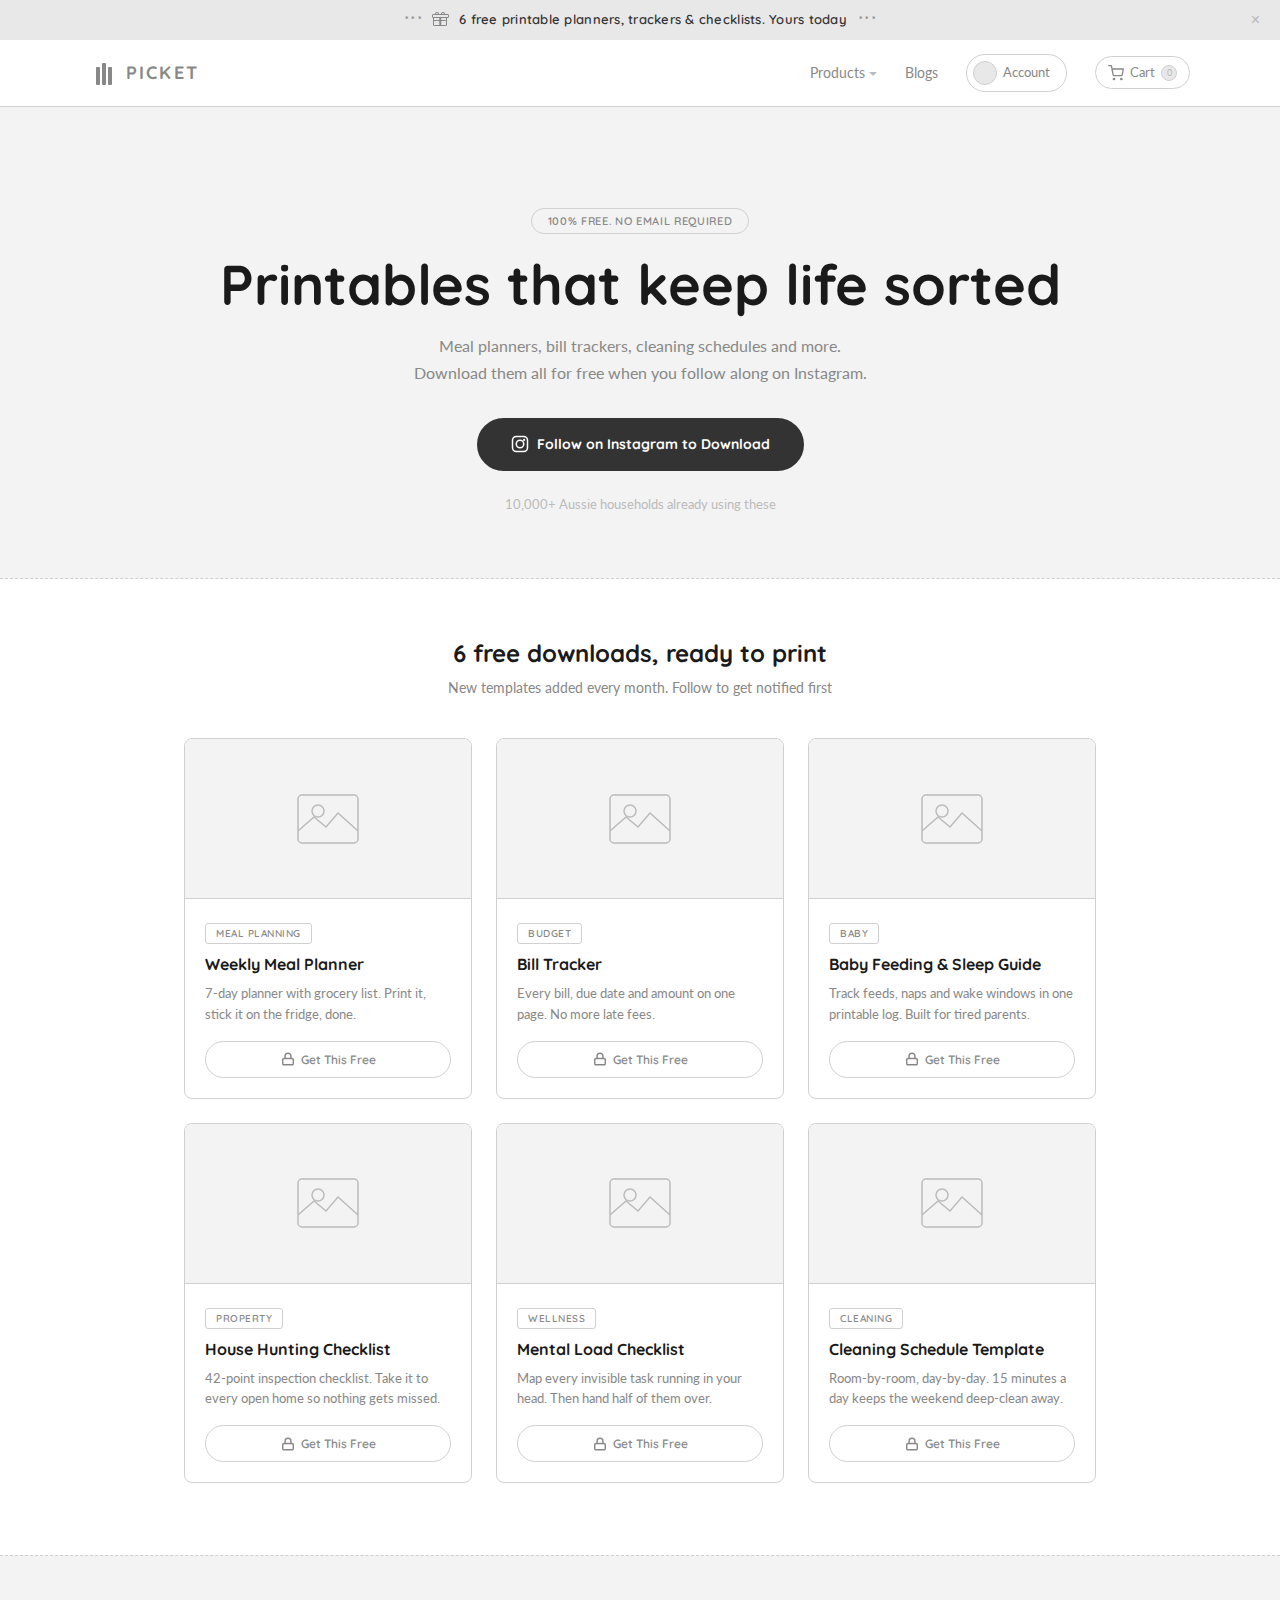
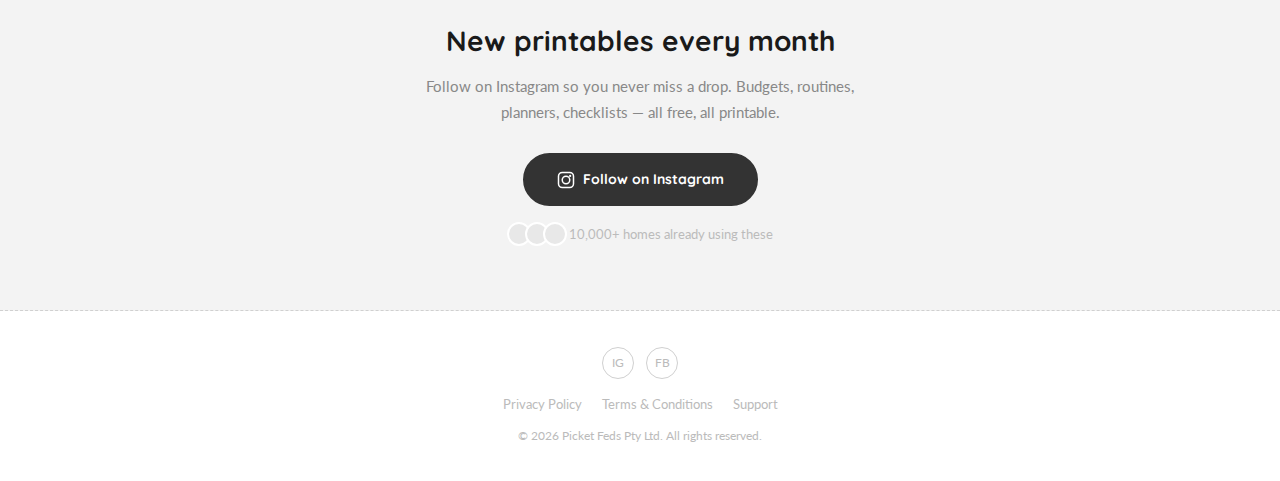
<file: picket/index.html>
<!DOCTYPE html>
<html lang="en">
<head>
  <meta charset="UTF-8">
  <meta name="viewport" content="width=device-width, initial-scale=1.0">
  <title>Freebie Vault — Picket Feds (Wireframe)</title>
  <link rel="preconnect" href="https://fonts.googleapis.com">
  <link rel="preconnect" href="https://fonts.gstatic.com" crossorigin>
  <link href="https://fonts.googleapis.com/css2?family=Quicksand:wght@400;500;600;700&family=Lato:ital,wght@0,300;0,400;0,700;1,400&display=swap" rel="stylesheet">
  <style>
    *, *::before, *::after { margin: 0; padding: 0; box-sizing: border-box; }

    :root {
      --black: #1A1A1A;
      --dark: #333333;
      --mid: #888888;
      --light: #BBBBBB;
      --border: #D0D0D0;
      --fill: #E8E8E8;
      --fill-light: #F3F3F3;
      --white: #FFFFFF;
      --radius: 4px;
      --font-heading: 'Quicksand', sans-serif;
      --font-body: 'Lato', sans-serif;
      --stroke: 1.5px dashed var(--border);
    }

    html { -webkit-font-smoothing: antialiased; }
    body {
      font-family: var(--font-body);
      color: var(--dark);
      background: var(--white);
      line-height: 1.5;
    }

    /* ─── ANNOUNCEMENT BAR ─── */
    .announcement-bar {
      background: var(--fill);
      color: var(--dark);
      padding: 10px 24px;
      display: flex;
      align-items: center;
      justify-content: center;
      gap: 12px;
      font-family: var(--font-heading);
      font-size: 13px;
      font-weight: 600;
      letter-spacing: 0.02em;
      overflow: hidden;
      position: relative;
    }
    .announcement-bar a {
      color: var(--dark);
      text-decoration: underline;
      text-underline-offset: 3px;
    }
    .announcement-graphic {
      display: flex;
      align-items: center;
      gap: 4px;
    }
    .announcement-graphic .gift-box {
      position: relative;
      width: 14px;
      height: 12px;
    }
    .announcement-graphic .gift-box .box-body {
      width: 14px;
      height: 9px;
      border: 1.5px solid var(--mid);
      border-radius: 1px;
      position: absolute;
      bottom: 0;
    }
    .announcement-graphic .gift-box .box-lid {
      width: 17px;
      height: 4px;
      border: 1.5px solid var(--mid);
      border-radius: 1px;
      position: absolute;
      top: 0;
      left: -1.5px;
    }
    .announcement-graphic .gift-box .box-ribbon-v {
      width: 1.5px;
      height: 9px;
      background: var(--mid);
      position: absolute;
      bottom: 0;
      left: 50%;
      transform: translateX(-50%);
    }
    .announcement-graphic .gift-box .box-ribbon-h {
      width: 14px;
      height: 1.5px;
      background: var(--mid);
      position: absolute;
      bottom: 4.5px;
      left: 0;
    }
    .announcement-graphic .gift-box .bow-l,
    .announcement-graphic .gift-box .bow-r {
      width: 4px;
      height: 3px;
      border: 1.5px solid var(--mid);
      border-radius: 50%;
      position: absolute;
      top: -2px;
    }
    .announcement-graphic .gift-box .bow-l { left: 2px; }
    .announcement-graphic .gift-box .bow-r { right: 2px; }
    .announcement-sparkles {
      display: flex;
      gap: 3px;
      font-size: 10px;
      opacity: 0.6;
    }
    .announcement-close {
      position: absolute;
      right: 16px;
      top: 50%;
      transform: translateY(-50%);
      background: none;
      border: none;
      color: var(--mid);
      font-size: 16px;
      cursor: pointer;
      opacity: 0.5;
      padding: 4px;
    }
    .announcement-close:hover { opacity: 1; }

    /* ─── NAV ─── */
    .nav {
      border-bottom: 1px solid var(--border);
      padding: 14px 24px;
    }
    .nav-inner {
      max-width: 1100px;
      margin: 0 auto;
      display: flex;
      align-items: center;
      justify-content: space-between;
    }
    .nav-logo {
      display: flex;
      align-items: center;
      gap: 8px;
    }
    .nav-logo-icon {
      width: 28px;
      height: 24px;
      display: flex;
      align-items: flex-end;
      justify-content: center;
      gap: 2px;
    }
    .nav-logo-icon .fence {
      width: 4px;
      background: var(--mid);
      border-radius: 1px;
    }
    .nav-logo-icon .fence:nth-child(1) { height: 18px; }
    .nav-logo-icon .fence:nth-child(2) { height: 22px; }
    .nav-logo-icon .fence:nth-child(3) { height: 18px; }
    .nav-logo-icon .fence-top {
      position: absolute;
      width: 24px;
      height: 8px;
      border: 2px solid var(--mid);
      border-bottom: none;
      border-radius: 6px 6px 0 0;
      top: -2px;
      left: 50%;
      transform: translateX(-50%);
    }
    .nav-logo-text {
      font-family: var(--font-heading);
      font-weight: 700;
      font-size: 18px;
      color: var(--mid);
      letter-spacing: 0.12em;
      text-transform: uppercase;
    }
    .nav-links {
      display: flex;
      gap: 28px;
      align-items: center;
    }
    .nav-text-link {
      font-family: var(--font-body);
      font-size: 14px;
      color: var(--mid);
      text-decoration: none;
      display: flex;
      align-items: center;
      gap: 4px;
    }
    .nav-text-link .chevron {
      width: 0; height: 0;
      border-left: 4px solid transparent;
      border-right: 4px solid transparent;
      border-top: 4px solid var(--light);
      margin-top: 2px;
    }
    .nav-account {
      display: flex;
      align-items: center;
      gap: 6px;
      border: 1.5px solid var(--border);
      border-radius: 999px;
      padding: 6px 16px 6px 6px;
      font-family: var(--font-body);
      font-size: 13px;
      color: var(--mid);
    }
    .nav-avatar {
      width: 24px; height: 24px;
      border-radius: 50%;
      background: var(--fill);
      border: 1px solid var(--border);
    }
    .nav-cart {
      display: flex;
      align-items: center;
      gap: 6px;
      border: 1.5px solid var(--border);
      border-radius: 999px;
      padding: 6px 12px;
      font-family: var(--font-body);
      font-size: 13px;
      color: var(--mid);
      position: relative;
    }
    .nav-cart svg { width: 16px; height: 16px; }
    .nav-cart-badge {
      width: 16px; height: 16px;
      border-radius: 50%;
      background: var(--fill);
      border: 1px solid var(--border);
      font-size: 9px;
      display: flex;
      align-items: center;
      justify-content: center;
      color: var(--light);
    }

    @media (max-width: 600px) {
      .nav-text-link { display: none; }
    }

    /* ─── HERO ─── */
    .hero {
      padding: 100px 24px 64px;
      text-align: center;
      border-bottom: var(--stroke);
      background: var(--fill-light);
    }
    .hero-badge {
      display: inline-block;
      border: 1px solid var(--border);
      border-radius: 20px;
      padding: 4px 16px;
      font-family: var(--font-heading);
      font-size: 11px;
      font-weight: 600;
      color: var(--mid);
      text-transform: uppercase;
      letter-spacing: 0.06em;
      margin-bottom: 20px;
    }

    .hero h1 {
      font-family: var(--font-heading);
      font-weight: 700;
      font-size: clamp(36px, 7vw, 56px);
      color: var(--black);
      margin-bottom: 16px;
      line-height: 1.1;
    }
    .hero-sub {
      font-size: 16px;
      color: var(--mid);
      max-width: 460px;
      margin: 0 auto 32px;
      line-height: 1.7;
    }

    .btn-wire {
      display: inline-flex;
      align-items: center;
      gap: 8px;
      border: 2px solid var(--dark);
      background: transparent;
      color: var(--dark);
      font-family: var(--font-heading);
      font-weight: 700;
      font-size: 14px;
      padding: 14px 32px;
      border-radius: 999px;
      cursor: pointer;
      text-decoration: none;
      transition: background 0.2s;
    }
    .btn-wire:hover { background: var(--fill-light); }
    .btn-wire svg { width: 18px; height: 18px; }

    .btn-wire-filled {
      background: var(--dark);
      color: var(--white);
      border-color: var(--dark);
    }
    .btn-wire-filled:hover { background: var(--black); }

    .hero-proof {
      margin-top: 24px;
      font-size: 13px;
      color: var(--light);
    }

    /* ─── GRID SECTION ─── */
    .vault-section {
      padding: 56px 24px 72px;
      max-width: 960px;
      margin: 0 auto;
    }
    .vault-section-header {
      text-align: center;
      margin-bottom: 40px;
    }
    .vault-section-header h2 {
      font-family: var(--font-heading);
      font-weight: 700;
      font-size: 24px;
      color: var(--black);
      margin-bottom: 6px;
    }
    .vault-section-header p {
      font-size: 14px;
      color: var(--mid);
    }

    .freebie-grid {
      display: grid;
      grid-template-columns: repeat(3, 1fr);
      gap: 24px;
    }
    @media (max-width: 820px) { .freebie-grid { grid-template-columns: repeat(2, 1fr); gap: 20px; } }
    @media (max-width: 520px) { .freebie-grid { grid-template-columns: 1fr; gap: 20px; max-width: 360px; margin: 0 auto; } }

    /* ─── FREEBIE CARD (wireframe) ─── */
    .freebie-card {
      border: 1.5px solid var(--border);
      border-radius: 8px;
      overflow: hidden;
      cursor: pointer;
      transition: border-color 0.2s, box-shadow 0.2s;
      background: var(--white);
    }
    .freebie-card:hover {
      border-color: var(--mid);
      box-shadow: 0 4px 16px rgba(0,0,0,0.06);
    }

    .card-illustration {
      height: 160px;
      background: var(--fill-light);
      display: flex;
      align-items: center;
      justify-content: center;
      border-bottom: 1px solid var(--border);
      position: relative;
    }

    /* Wireframe image placeholder icon */
    .wire-icon {
      width: 64px;
      height: 52px;
      display: flex;
      align-items: center;
      justify-content: center;
      color: var(--light);
    }
    .wire-icon svg { width: 100%; height: 100%; }

    .card-body {
      padding: 20px;
    }
    .card-tag {
      display: inline-block;
      border: 1px solid var(--border);
      border-radius: 3px;
      padding: 2px 10px;
      font-family: var(--font-heading);
      font-weight: 600;
      font-size: 10px;
      color: var(--mid);
      text-transform: uppercase;
      letter-spacing: 0.05em;
      margin-bottom: 10px;
    }
    .card-body h3 {
      font-family: var(--font-heading);
      font-weight: 700;
      font-size: 16px;
      color: var(--black);
      margin-bottom: 8px;
      line-height: 1.3;
    }
    .card-body p {
      font-size: 13px;
      color: var(--mid);
      line-height: 1.6;
      margin-bottom: 16px;
    }
    .card-btn-wire {
      display: flex;
      align-items: center;
      justify-content: center;
      gap: 6px;
      width: 100%;
      padding: 10px;
      border: 1.5px solid var(--border);
      border-radius: 999px;
      background: transparent;
      font-family: var(--font-heading);
      font-weight: 600;
      font-size: 12px;
      color: var(--mid);
      cursor: pointer;
      transition: border-color 0.2s;
    }
    .card-btn-wire:hover { border-color: var(--mid); }
    .card-btn-wire svg { width: 14px; height: 14px; }

    /* ─── MODAL ─── */
    .modal-overlay {
      position: fixed;
      inset: 0;
      z-index: 1000;
      background: rgba(0,0,0,0.15);
      display: flex;
      align-items: center;
      justify-content: center;
      padding: 24px;
      opacity: 0;
      pointer-events: none;
      transition: opacity 0.25s ease;
    }
    .modal-overlay.active { opacity: 1; pointer-events: auto; }

    .modal {
      background: white;
      border: 2px solid var(--border);
      border-radius: 12px;
      padding: 36px;
      max-width: 380px;
      width: 100%;
      text-align: center;
      transform: translateY(12px);
      transition: transform 0.3s ease;
      position: relative;
    }
    .modal-overlay.active .modal { transform: translateY(0); }

    .modal-close {
      position: absolute;
      top: 12px; right: 12px;
      width: 28px; height: 28px;
      border: 1px solid var(--border);
      background: var(--white);
      border-radius: 50%;
      cursor: pointer;
      font-size: 16px;
      color: var(--mid);
      display: flex;
      align-items: center;
      justify-content: center;
      transition: border-color 0.2s;
    }
    .modal-close:hover { border-color: var(--mid); }

    .modal-icon {
      width: 56px; height: 56px;
      border: 2px solid var(--border);
      border-radius: 50%;
      display: flex;
      align-items: center;
      justify-content: center;
      margin: 0 auto 16px;
      font-size: 22px;
      color: var(--mid);
    }
    .modal h2 {
      font-family: var(--font-heading);
      font-weight: 700;
      font-size: 20px;
      color: var(--black);
      margin-bottom: 10px;
    }
    .modal p {
      font-size: 14px;
      color: var(--mid);
      line-height: 1.7;
      margin-bottom: 24px;
    }
    .modal .btn-wire { width: 100%; justify-content: center; font-size: 13px; padding: 12px 24px; }
    .modal-secondary {
      display: block;
      margin-top: 14px;
      font-size: 13px;
      color: var(--light);
      text-decoration: underline;
      text-underline-offset: 3px;
    }
    .modal-secondary:hover { color: var(--mid); }

    /* ─── BOTTOM CTA ─── */
    .bottom-cta {
      padding: 64px 24px;
      background: var(--fill-light);
      text-align: center;
      border-top: var(--stroke);
      border-bottom: var(--stroke);
    }
    .bottom-cta h2 {
      font-family: var(--font-heading);
      font-weight: 700;
      font-size: clamp(22px, 4vw, 28px);
      color: var(--black);
      margin-bottom: 12px;
    }
    .bottom-cta p {
      font-size: 15px;
      color: var(--mid);
      max-width: 440px;
      margin: 0 auto 28px;
      line-height: 1.7;
    }
    .bottom-proof {
      margin-top: 16px;
      font-size: 13px;
      color: var(--light);
      display: flex;
      align-items: center;
      justify-content: center;
      gap: 8px;
    }
    .avatar-stack {
      display: flex;
    }
    .avatar-dot {
      width: 24px; height: 24px;
      border-radius: 50%;
      border: 2px solid white;
      background: var(--fill);
      margin-right: -6px;
    }

    /* ─── FOOTER ─── */
    footer {
      padding: 36px 24px;
      text-align: center;
    }
    .footer-links {
      display: flex;
      justify-content: center;
      gap: 20px;
      margin-bottom: 12px;
      flex-wrap: wrap;
    }
    .footer-links a {
      font-size: 13px;
      color: var(--light);
      text-decoration: none;
    }
    .footer-links a:hover { color: var(--mid); }
    .footer-socials {
      display: flex;
      justify-content: center;
      gap: 12px;
      margin-bottom: 16px;
    }
    .footer-social-dot {
      width: 32px; height: 32px;
      border-radius: 50%;
      border: 1px solid var(--border);
      display: flex;
      align-items: center;
      justify-content: center;
      font-size: 12px;
      color: var(--light);
    }
    .footer-copy {
      font-size: 12px;
      color: var(--light);
    }

  </style>
</head>
<body>

  <!-- ANNOUNCEMENT BAR -->
  <div class="announcement-bar" id="announcement">
    <div class="announcement-sparkles">*  *  *</div>
    <div class="announcement-graphic">
      <div class="gift-box">
        <div class="bow-l"></div>
        <div class="bow-r"></div>
        <div class="box-lid"></div>
        <div class="box-body"></div>
        <div class="box-ribbon-v"></div>
        <div class="box-ribbon-h"></div>
      </div>
    </div>
    6 free printable planners, trackers &amp; checklists. Yours today
    <div class="announcement-sparkles">*  *  *</div>
    <button class="announcement-close" onclick="document.getElementById('announcement').style.display='none'">&times;</button>
  </div>

  <!-- NAV -->
  <nav class="nav">
    <div class="nav-inner">
      <div class="nav-logo">
        <div class="nav-logo-icon">
          <div class="fence"></div>
          <div class="fence"></div>
          <div class="fence"></div>
        </div>
        <span class="nav-logo-text">Picket</span>
      </div>
      <div class="nav-links">
        <a href="#" class="nav-text-link">Products <span class="chevron"></span></a>
        <a href="#" class="nav-text-link">Blogs</a>
        <div class="nav-account">
          <div class="nav-avatar"></div>
          Account
        </div>
        <div class="nav-cart">
          <svg viewBox="0 0 24 24" fill="none" stroke="currentColor" stroke-width="2" stroke-linecap="round" stroke-linejoin="round"><circle cx="9" cy="21" r="1"/><circle cx="20" cy="21" r="1"/><path d="M1 1h4l2.68 13.39a2 2 0 0 0 2 1.61h9.72a2 2 0 0 0 2-1.61L23 6H6"/></svg>
          Cart
          <span class="nav-cart-badge">0</span>
        </div>
      </div>
    </div>
  </nav>

  <!-- HERO -->
  <section class="hero">
    <div class="hero-badge">100% Free. No Email Required</div>
    <h1>Printables that keep life sorted</h1>
    <p class="hero-sub">Meal planners, bill trackers, cleaning schedules and more. Download them all for free when you follow along on Instagram.</p>
    <a href="#" class="btn-wire btn-wire-filled" onclick="event.preventDefault()">
      <svg viewBox="0 0 24 24" fill="none" stroke="currentColor" stroke-width="2" stroke-linecap="round" stroke-linejoin="round"><rect x="2" y="2" width="20" height="20" rx="5" ry="5"/><circle cx="12" cy="12" r="5"/><circle cx="17.5" cy="6.5" r="1.5" fill="currentColor" stroke="none"/></svg>
      Follow on Instagram to Download
    </a>
    <p class="hero-proof">10,000+ Aussie households already using these</p>
  </section>

  <!-- FREEBIE GRID -->
  <section class="vault-section">
    <div class="vault-section-header">
      <h2>6 free downloads, ready to print</h2>
      <p>New templates added every month. Follow to get notified first</p>
    </div>

    <div class="freebie-grid">

      <div class="freebie-card" onclick="openModal()">
        <div class="card-illustration">
          <div class="wire-icon"><svg viewBox="0 0 64 52" fill="none" stroke="currentColor" stroke-width="1.5"><rect x="2" y="2" width="60" height="48" rx="4"/><circle cx="22" cy="18" r="6"/><polyline points="2,38 18,24 30,34 42,20 62,38"/></svg></div>
        </div>
        <div class="card-body">
          <span class="card-tag">Meal Planning</span>
          <h3>Weekly Meal Planner</h3>
          <p>7-day planner with grocery list. Print it, stick it on the fridge, done.</p>
          <button class="card-btn-wire">
            <svg viewBox="0 0 24 24" fill="none" stroke="currentColor" stroke-width="2.5" stroke-linecap="round" stroke-linejoin="round"><rect x="3" y="11" width="18" height="11" rx="2" ry="2"/><path d="M7 11V7a5 5 0 0 1 10 0v4"/></svg>
            Get This Free
          </button>
        </div>
      </div>

      <div class="freebie-card" onclick="openModal()">
        <div class="card-illustration">
          <div class="wire-icon"><svg viewBox="0 0 64 52" fill="none" stroke="currentColor" stroke-width="1.5"><rect x="2" y="2" width="60" height="48" rx="4"/><circle cx="22" cy="18" r="6"/><polyline points="2,38 18,24 30,34 42,20 62,38"/></svg></div>
        </div>
        <div class="card-body">
          <span class="card-tag">Budget</span>
          <h3>Bill Tracker</h3>
          <p>Every bill, due date and amount on one page. No more late fees.</p>
          <button class="card-btn-wire">
            <svg viewBox="0 0 24 24" fill="none" stroke="currentColor" stroke-width="2.5" stroke-linecap="round" stroke-linejoin="round"><rect x="3" y="11" width="18" height="11" rx="2" ry="2"/><path d="M7 11V7a5 5 0 0 1 10 0v4"/></svg>
            Get This Free
          </button>
        </div>
      </div>

      <div class="freebie-card" onclick="openModal()">
        <div class="card-illustration">
          <div class="wire-icon"><svg viewBox="0 0 64 52" fill="none" stroke="currentColor" stroke-width="1.5"><rect x="2" y="2" width="60" height="48" rx="4"/><circle cx="22" cy="18" r="6"/><polyline points="2,38 18,24 30,34 42,20 62,38"/></svg></div>
        </div>
        <div class="card-body">
          <span class="card-tag">Baby</span>
          <h3>Baby Feeding &amp; Sleep Guide</h3>
          <p>Track feeds, naps and wake windows in one printable log. Built for tired parents.</p>
          <button class="card-btn-wire">
            <svg viewBox="0 0 24 24" fill="none" stroke="currentColor" stroke-width="2.5" stroke-linecap="round" stroke-linejoin="round"><rect x="3" y="11" width="18" height="11" rx="2" ry="2"/><path d="M7 11V7a5 5 0 0 1 10 0v4"/></svg>
            Get This Free
          </button>
        </div>
      </div>

      <div class="freebie-card" onclick="openModal()">
        <div class="card-illustration">
          <div class="wire-icon"><svg viewBox="0 0 64 52" fill="none" stroke="currentColor" stroke-width="1.5"><rect x="2" y="2" width="60" height="48" rx="4"/><circle cx="22" cy="18" r="6"/><polyline points="2,38 18,24 30,34 42,20 62,38"/></svg></div>
        </div>
        <div class="card-body">
          <span class="card-tag">Property</span>
          <h3>House Hunting Checklist</h3>
          <p>42-point inspection checklist. Take it to every open home so nothing gets missed.</p>
          <button class="card-btn-wire">
            <svg viewBox="0 0 24 24" fill="none" stroke="currentColor" stroke-width="2.5" stroke-linecap="round" stroke-linejoin="round"><rect x="3" y="11" width="18" height="11" rx="2" ry="2"/><path d="M7 11V7a5 5 0 0 1 10 0v4"/></svg>
            Get This Free
          </button>
        </div>
      </div>

      <div class="freebie-card" onclick="openModal()">
        <div class="card-illustration">
          <div class="wire-icon"><svg viewBox="0 0 64 52" fill="none" stroke="currentColor" stroke-width="1.5"><rect x="2" y="2" width="60" height="48" rx="4"/><circle cx="22" cy="18" r="6"/><polyline points="2,38 18,24 30,34 42,20 62,38"/></svg></div>
        </div>
        <div class="card-body">
          <span class="card-tag">Wellness</span>
          <h3>Mental Load Checklist</h3>
          <p>Map every invisible task running in your head. Then hand half of them over.</p>
          <button class="card-btn-wire">
            <svg viewBox="0 0 24 24" fill="none" stroke="currentColor" stroke-width="2.5" stroke-linecap="round" stroke-linejoin="round"><rect x="3" y="11" width="18" height="11" rx="2" ry="2"/><path d="M7 11V7a5 5 0 0 1 10 0v4"/></svg>
            Get This Free
          </button>
        </div>
      </div>

      <div class="freebie-card" onclick="openModal()">
        <div class="card-illustration">
          <div class="wire-icon"><svg viewBox="0 0 64 52" fill="none" stroke="currentColor" stroke-width="1.5"><rect x="2" y="2" width="60" height="48" rx="4"/><circle cx="22" cy="18" r="6"/><polyline points="2,38 18,24 30,34 42,20 62,38"/></svg></div>
        </div>
        <div class="card-body">
          <span class="card-tag">Cleaning</span>
          <h3>Cleaning Schedule Template</h3>
          <p>Room-by-room, day-by-day. 15 minutes a day keeps the weekend deep-clean away.</p>
          <button class="card-btn-wire">
            <svg viewBox="0 0 24 24" fill="none" stroke="currentColor" stroke-width="2.5" stroke-linecap="round" stroke-linejoin="round"><rect x="3" y="11" width="18" height="11" rx="2" ry="2"/><path d="M7 11V7a5 5 0 0 1 10 0v4"/></svg>
            Get This Free
          </button>
        </div>
      </div>

    </div>
  </section>

  <!-- BOTTOM CTA -->
  <section class="bottom-cta">
    <h2>New printables every month</h2>
    <p>Follow on Instagram so you never miss a drop. Budgets, routines, planners, checklists — all free, all printable.</p>
    <a href="#" class="btn-wire btn-wire-filled" onclick="event.preventDefault()">
      <svg viewBox="0 0 24 24" fill="none" stroke="currentColor" stroke-width="2" stroke-linecap="round" stroke-linejoin="round"><rect x="2" y="2" width="20" height="20" rx="5" ry="5"/><circle cx="12" cy="12" r="5"/><circle cx="17.5" cy="6.5" r="1.5" fill="currentColor" stroke="none"/></svg>
      Follow on Instagram
    </a>
    <div class="bottom-proof">
      <div class="avatar-stack">
        <div class="avatar-dot"></div>
        <div class="avatar-dot"></div>
        <div class="avatar-dot"></div>
      </div>
      10,000+ homes already using these
    </div>
  </section>

  <!-- FOOTER -->
  <footer>
    <div class="footer-socials">
      <div class="footer-social-dot">IG</div>
      <div class="footer-social-dot">FB</div>
    </div>
    <div class="footer-links">
      <a href="#">Privacy Policy</a>
      <a href="#">Terms &amp; Conditions</a>
      <a href="#">Support</a>
    </div>
    <p class="footer-copy">&copy; 2026 Picket Feds Pty Ltd. All rights reserved.</p>
  </footer>

  <!-- MODAL -->
  <div class="modal-overlay" id="modal">
    <div class="modal">
      <button class="modal-close" onclick="closeModal()" aria-label="Close">&times;</button>
      <div class="modal-icon">🔓</div>
      <h2>One tap to download</h2>
      <p>Follow @picketfeds on Instagram and every printable in the vault is yours. New ones land monthly.</p>
      <a href="#" class="btn-wire btn-wire-filled" onclick="event.preventDefault()">
        <svg viewBox="0 0 24 24" fill="none" stroke="currentColor" stroke-width="2" stroke-linecap="round" stroke-linejoin="round"><rect x="2" y="2" width="20" height="20" rx="5" ry="5"/><circle cx="12" cy="12" r="5"/><circle cx="17.5" cy="6.5" r="1.5" fill="currentColor" stroke="none"/></svg>
        Follow on Instagram
      </a>
      <a href="#" class="modal-secondary">See what's in the vault first</a>
    </div>
  </div>

  <script>
    const modal = document.getElementById('modal');
    function openModal() { modal.classList.add('active'); document.body.style.overflow = 'hidden'; }
    function closeModal() { modal.classList.remove('active'); document.body.style.overflow = ''; }
    modal.addEventListener('click', (e) => { if (e.target === modal) closeModal(); });
    document.addEventListener('keydown', (e) => { if (e.key === 'Escape') closeModal(); });
  </script>

</body>
</html>
</file>
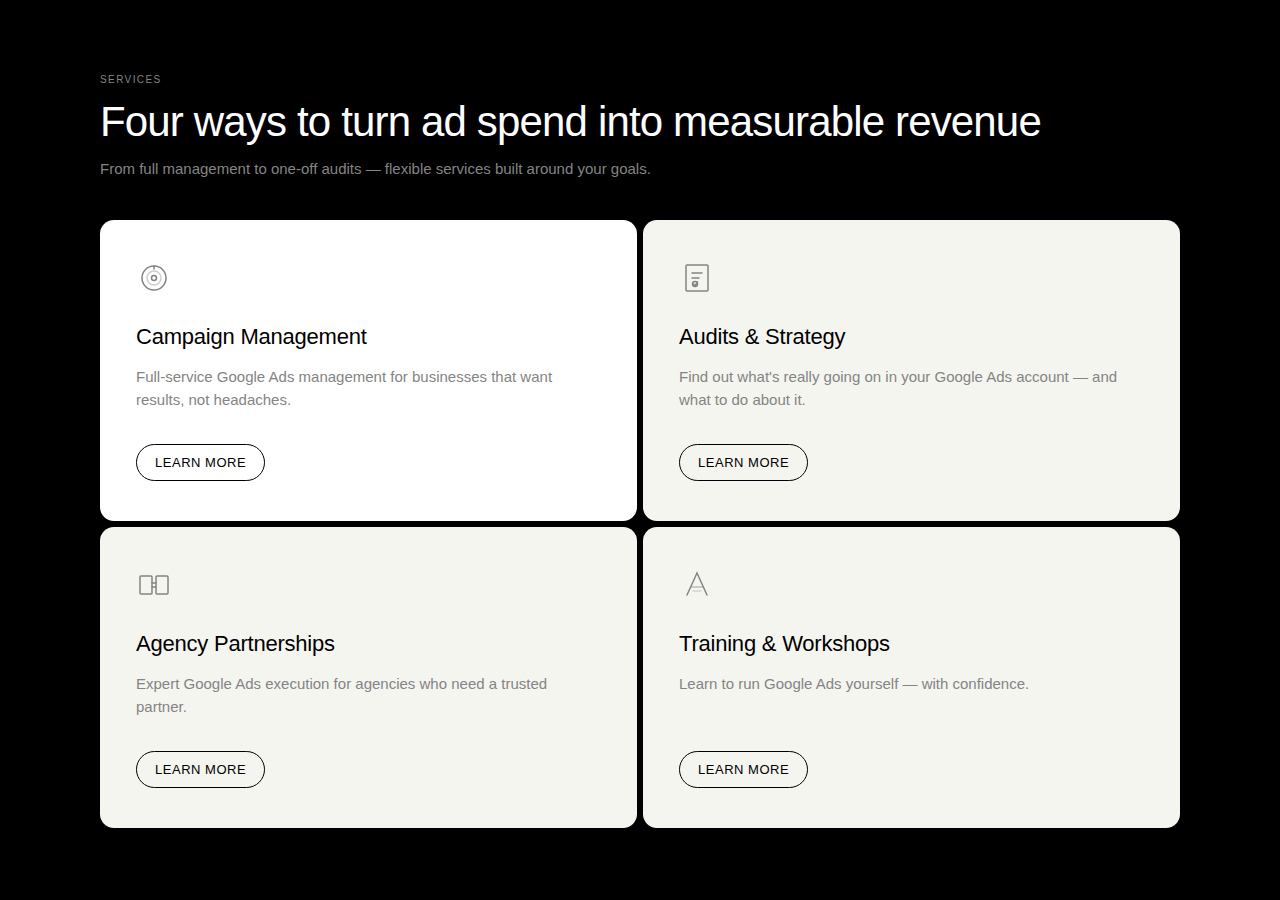
<file: saboo/index.html>
<!DOCTYPE html>
<html lang="en">
<head>
  <meta charset="UTF-8">
  <meta name="viewport" content="width=device-width, initial-scale=1.0">
  <title>saboo | Services</title>
  <style>
    :root {
      --primary: #000000;
      --secondary: #848484;
      --tertiary: #848484;
      --accent: #000000;
      --light-grey: #D6D6D6;
      --accent-dim: rgba(0,0,0,0.06);
      --white: #FFFFFF;
      --grey-bg: #F0F0F0;
      --warm-bg: #F5F5F5;
      --cream: #F0F0F0;
      --divider: #D6D6D6;

      --font: 'Helvetica Now', 'Helvetica Neue', Helvetica, Arial, -apple-system, sans-serif;

      /* Shape tokens */
      --radius-pill: 100px;
      --radius-card: 14px;
      --radius-dashboard: 12px;
      --radius-badge: 100px;
      --radius-small: 8px;
    }

    * { margin: 0; padding: 0; box-sizing: border-box; }

    html {
      font-size: 16px;
      -webkit-font-smoothing: antialiased;
      -moz-osx-font-smoothing: grayscale;
    }

    body {
      background: var(--primary);
      color: var(--primary);
      font-family: var(--font);
      font-weight: 400;
      line-height: 1.5;
      display: flex;
      align-items: center;
      justify-content: center;
      min-height: 100vh;
      padding: 40px;
    }

    .container {
      max-width: 1080px;
      width: 100%;
    }

    .section-label {
      font-size: 10px;
      font-weight: 500;
      letter-spacing: 0.14em;
      text-transform: uppercase;
      color: var(--secondary);
      margin-bottom: 0.75rem;
    }

    .section-title {
      font-size: clamp(28px, 4vw, 42px);
      font-weight: 400;
      letter-spacing: -0.02em;
      line-height: 1.1;
      color: var(--white);
      margin-bottom: 0.75rem;
    }

    .section-intro {
      font-size: 15px;
      color: var(--secondary);
      line-height: 1.55;
      max-width: 560px;
    }

    .services-header {
      margin-bottom: 2.5rem;
    }

    .services-grid {
      display: grid;
      grid-template-columns: repeat(2, 1fr);
      gap: 6px;
    }

    .service-card {
      background: #F5F5F0;
      padding: 40px 36px;
      border-radius: var(--radius-card);
      position: relative;
      display: flex;
      flex-direction: column;
      min-height: 280px;
      transition: background 0.3s;
    }

    .service-card:hover { background: #EAEAE5; }

    .service-card.popular {
      background: var(--white);
    }

    .service-card.popular:hover {
      background: #F5F5F0;
    }

    .service-icon {
      width: 36px;
      height: 36px;
      margin-bottom: 1.5rem;
    }

    .service-icon svg {
      width: 100%;
      height: 100%;
    }

    .service-card h3 {
      font-size: 22px;
      font-weight: 500;
      letter-spacing: -0.01em;
      color: var(--primary);
      margin-bottom: 0.75rem;
    }

    .service-card > p {
      font-size: 15px;
      color: var(--secondary);
      line-height: 1.55;
      margin-bottom: auto;
    }

    .service-link {
      display: inline-flex;
      align-items: center;
      gap: 0.5rem;
      font-size: 13px;
      font-weight: 500;
      color: var(--primary);
      text-decoration: none;
      letter-spacing: 0.04em;
      text-transform: uppercase;
      border: 1px solid var(--primary);
      padding: 8px 18px;
      border-radius: var(--radius-pill);
      margin-top: 2rem;
      transition: background 0.2s, color 0.2s;
      align-self: flex-start;
    }

    .service-link:hover {
      background: var(--primary);
      color: var(--white);
    }

    @media (max-width: 900px) {
      .services-grid { grid-template-columns: 1fr; }
      body { padding: 24px; }
    }
  </style>
</head>
<body>
  <div class="container">
    <div class="services-header">
      <div class="section-label">Services</div>
      <h2 class="section-title">Four ways to turn ad spend into measurable revenue</h2>
      <p class="section-intro">From full management to one-off audits — flexible services built around your goals.</p>
    </div>

    <div class="services-grid">
      <!-- Campaign Management -->
      <div class="service-card popular">
        <div class="service-icon">
          <svg viewBox="0 0 36 36" fill="none" stroke="#848484" stroke-width="1.5" stroke-linecap="round">
            <circle cx="18" cy="18" r="12"/>
            <circle cx="18" cy="18" r="7" opacity="0.4"/>
            <circle cx="18" cy="18" r="2.5"/>
            <line x1="18" y1="6" x2="18" y2="9"/>
          </svg>
        </div>
        <h3>Campaign Management</h3>
        <p>Full-service Google Ads management for businesses that want results, not headaches.</p>
        <a href="#" class="service-link">Learn More</a>
      </div>

      <!-- Audits -->
      <div class="service-card">
        <div class="service-icon">
          <svg viewBox="0 0 36 36" fill="none" stroke="#848484" stroke-width="1.5" stroke-linecap="round">
            <rect x="7" y="5" width="22" height="26" rx="1"/>
            <line x1="13" y1="13" x2="23" y2="13"/>
            <line x1="13" y1="18" x2="20" y2="18"/>
            <circle cx="16" cy="24" r="2.5"/>
            <polyline points="14.5 24 16 26 18.5 22"/>
          </svg>
        </div>
        <h3>Audits &amp; Strategy</h3>
        <p>Find out what's really going on in your Google Ads account — and what to do about it.</p>
        <a href="#" class="service-link">Learn More</a>
      </div>

      <!-- Partnerships -->
      <div class="service-card">
        <div class="service-icon">
          <svg viewBox="0 0 36 36" fill="none" stroke="#848484" stroke-width="1.5" stroke-linecap="round">
            <rect x="4" y="9" width="12" height="18" rx="1"/>
            <rect x="20" y="9" width="12" height="18" rx="1"/>
            <line x1="16" y1="16" x2="20" y2="16"/>
            <line x1="16" y1="20" x2="20" y2="20"/>
          </svg>
        </div>
        <h3>Agency Partnerships</h3>
        <p>Expert Google Ads execution for agencies who need a trusted partner.</p>
        <a href="#" class="service-link">Learn More</a>
      </div>

      <!-- Training -->
      <div class="service-card">
        <div class="service-icon">
          <svg viewBox="0 0 36 36" fill="none" stroke="#848484" stroke-width="1.5" stroke-linecap="round">
            <path d="M8 28 L18 6 L28 28" fill="none"/>
            <line x1="12" y1="20" x2="24" y2="20" opacity="0.5"/>
            <line x1="14" y1="24" x2="22" y2="24" opacity="0.3"/>
          </svg>
        </div>
        <h3>Training &amp; Workshops</h3>
        <p>Learn to run Google Ads yourself — with confidence.</p>
        <a href="#" class="service-link">Learn More</a>
      </div>
    </div>
  </div>
</body>
</html>
</file>
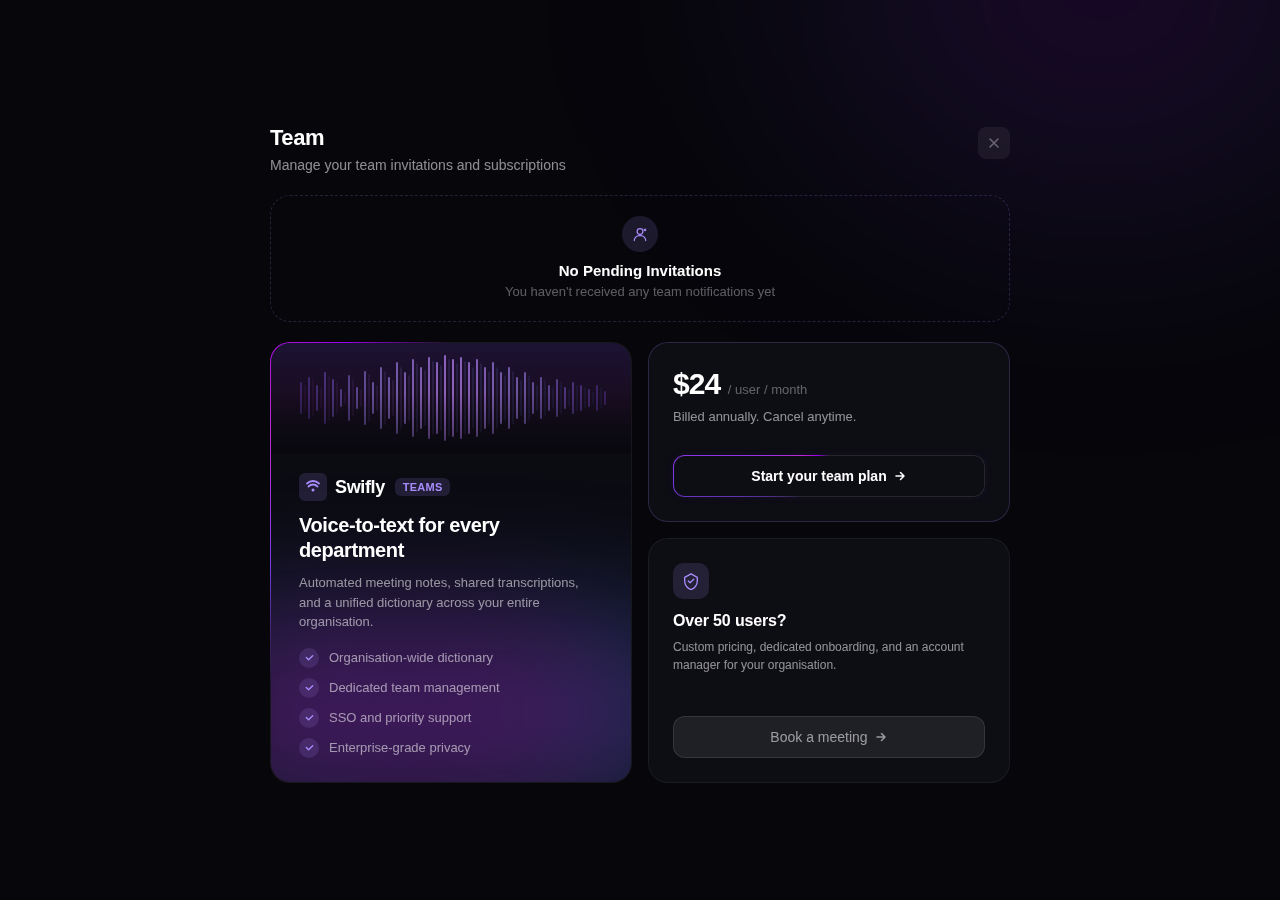
<file: swifly/index.html>
<!DOCTYPE html>
<html lang="en">
<head>
  <meta charset="UTF-8">
  <meta name="viewport" content="width=device-width, initial-scale=1.0">
  <title>Swifly Teams</title>
  <style>
    /* ─────────────────────────────────────────────────────────
     * DESIGN TOKENS
     * ───────────────────────────────────────────────────────── */
    :root {
      --bg-page: #06060b;
      --card-bg: rgba(255, 255, 255, 0.04);
      --card-border: rgba(255, 255, 255, 0.08);
      --card-border-hover: rgba(255, 255, 255, 0.15);
      --card-solid: #1a1528;
      --card-solid-border: rgba(167, 139, 250, 0.2);
      --card-solid-border-hover: rgba(167, 139, 250, 0.35);
      --card-enterprise-bg: rgba(255, 255, 255, 0.03);
      --card-enterprise-border: rgba(255, 255, 255, 0.06);
      --card-enterprise-border-hover: rgba(255, 255, 255, 0.12);
      --text-primary: #ffffff;
      --text-secondary: rgba(255, 255, 255, 0.55);
      --text-tertiary: rgba(255, 255, 255, 0.35);
      --accent-violet: #a78bfa;
      --accent-violet-dim: rgba(167, 139, 250, 0.15);
      --aurora-violet: #7c3aed;
      --aurora-magenta: #c026d3;
      --aurora-blue: #3b82f6;
      --btn-bg: rgba(255, 255, 255, 0.08);
      --btn-border: rgba(255, 255, 255, 0.15);
      --btn-bg-hover: rgba(255, 255, 255, 0.12);
      --btn-border-hover: rgba(255, 255, 255, 0.25);
      --radius-card: 20px;
      --radius-btn: 12px;
      --radius-badge: 6px;
    }

    /* ─────────────────────────────────────────────────────────
     * RESET & PAGE
     * ───────────────────────────────────────────────────────── */
    *, *::before, *::after { margin: 0; padding: 0; box-sizing: border-box; }

    body {
      font-family: -apple-system, BlinkMacSystemFont, 'SF Pro Display', 'Segoe UI', Roboto, sans-serif;
      background: var(--bg-page);
      min-height: 100vh;
      display: flex;
      align-items: center;
      justify-content: center;
      -webkit-font-smoothing: antialiased;
      -moz-osx-font-smoothing: grayscale;
      padding: 32px 20px 24px;
      position: relative;
      overflow: hidden;
    }

    /* Page aurora — purple glow top-right */
    body::before {
      content: '';
      position: fixed;
      top: -20%;
      right: -10%;
      width: 60%;
      height: 60%;
      background: radial-gradient(
        ellipse at 60% 30%,
        rgba(152, 0, 232, 0.15) 0%,
        rgba(139, 92, 246, 0.08) 35%,
        rgba(107, 33, 168, 0.04) 55%,
        transparent 75%
      );
      filter: blur(80px);
      pointer-events: none;
      z-index: 0;
    }

    /* ─────────────────────────────────────────────────────────
     * ANIMATION STORYBOARD
     *
     *    0ms   page loads, cards invisible
     *  200ms   features card fades in
     *  350ms   pricing card fades in
     *  500ms   enterprise card fades in
     *  400ms+  content within each card staggers
     * ∞       aurora drifts on features card (8s)
     * ∞       waveform pulses gently (6s)
     * ───────────────────────────────────────────────────────── */

    @keyframes fadeUp {
      from { opacity: 0; transform: translateY(20px); }
      to { opacity: 1; transform: translateY(0); }
    }

    @keyframes auroraDrift {
      0%, 100% { transform: translate(0, 0) scale(1); }
      33% { transform: translate(10px, -8px) scale(1.05); }
      66% { transform: translate(-8px, 5px) scale(0.97); }
    }

    @keyframes waveShift {
      0%, 100% { transform: translateX(0); }
      50% { transform: translateX(-8px); }
    }

    @keyframes wavePulse {
      0%, 100% { opacity: 0.7; }
      50% { opacity: 1; }
    }

    /* Animated border angle for flowing light */
    @property --features-border-angle {
      syntax: '<angle>';
      initial-value: 0deg;
      inherits: false;
    }

    @keyframes featuresBorderFlow {
      to { --features-border-angle: 360deg; }
    }

    @property --pricing-btn-angle {
      syntax: '<angle>';
      initial-value: 0deg;
      inherits: false;
    }

    @keyframes pricingBtnFlow {
      to { --pricing-btn-angle: 360deg; }
    }

    /* ─────────────────────────────────────────────────────────
     * PAGE WRAPPER
     * ───────────────────────────────────────────────────────── */
    .teams-page {
      width: 740px;
      position: relative;
      z-index: 1;
    }

    /* ─────────────────────────────────────────────────────────
     * PAGE HEADER — title + subtitle + close
     * ───────────────────────────────────────────────────────── */
    .page-header {
      display: flex;
      align-items: flex-start;
      justify-content: space-between;
      margin-bottom: 20px;
      animation: fadeUp 0.4s cubic-bezier(0.16, 1, 0.3, 1) 0.1s both;
    }

    .page-title {
      font-size: 22px;
      font-weight: 600;
      color: var(--text-primary);
      letter-spacing: -0.02em;
      line-height: 1.2;
      margin-bottom: 4px;
    }

    .page-subtitle {
      font-size: 14px;
      color: var(--text-secondary);
      line-height: 1.4;
    }

    .close-btn {
      width: 32px;
      height: 32px;
      display: flex;
      align-items: center;
      justify-content: center;
      border: none;
      background: rgba(255, 255, 255, 0.06);
      border-radius: 8px;
      cursor: pointer;
      transition: background 0.2s ease-out;
      flex-shrink: 0;
      margin-top: 2px;
    }

    .close-btn:hover {
      background: rgba(255, 255, 255, 0.12);
    }

    .close-btn svg {
      width: 14px;
      height: 14px;
      color: var(--text-tertiary);
    }

    /* ─────────────────────────────────────────────────────────
     * INVITATION BANNER — empty state
     * ───────────────────────────────────────────────────────── */
    .invite-banner {
      border: 1px dashed rgba(167, 139, 250, 0.2);
      border-radius: var(--radius-card);
      padding: 20px;
      display: flex;
      flex-direction: column;
      align-items: center;
      justify-content: center;
      text-align: center;
      margin-bottom: 20px;
      animation: fadeUp 0.4s cubic-bezier(0.16, 1, 0.3, 1) 0.15s both;
      transition: border-color 0.3s ease-out;
    }

    .invite-banner:hover {
      border-color: rgba(167, 139, 250, 0.35);
    }

    .invite-icon {
      width: 36px;
      height: 36px;
      border-radius: 50%;
      background: var(--accent-violet-dim);
      display: flex;
      align-items: center;
      justify-content: center;
      margin-bottom: 10px;
    }

    .invite-icon svg {
      width: 18px;
      height: 18px;
      color: var(--accent-violet);
    }

    .invite-title {
      font-size: 15px;
      font-weight: 600;
      color: var(--text-primary);
      margin-bottom: 4px;
    }

    .invite-description {
      font-size: 13px;
      color: var(--text-tertiary);
      line-height: 1.4;
    }

    /* ─────────────────────────────────────────────────────────
     * LAYOUT — 3-card grid
     * ───────────────────────────────────────────────────────── */
    .cards-row {
      display: grid;
      grid-template-columns: 1fr 1fr;
      grid-template-rows: auto auto;
      gap: 16px;
      width: 740px;
    }

    .card--features   { grid-row: 1 / 3; }
    .card--pricing    { grid-row: 1; grid-column: 2; }
    .card--enterprise { grid-row: 2; grid-column: 2; }

    /* ─────────────────────────────────────────────────────────
     * CARD BASE
     * ───────────────────────────────────────────────────────── */
    .card {
      position: relative;
      border-radius: var(--radius-card);
      overflow: hidden;
      transition: transform 0.35s ease-out, border-color 0.35s ease-out, box-shadow 0.35s ease-out;
    }

    .card:hover {
      transform: translateY(-4px);
    }

    /* ─────────────────────────────────────────────────────────
     * CARD 1 — Features (glass + aurora + bleed image)
     * The hero card. Only card with aurora glow.
     * ───────────────────────────────────────────────────────── */
    .card--features {
      --features-border-angle: 0deg;
      border: 1px solid transparent;
      background:
        linear-gradient(#0b0b12, #0b0b12) padding-box,
        conic-gradient(
          from var(--features-border-angle),
          rgba(255,255,255,0.07) 0%,
          rgba(255,255,255,0.07) 65%,
          var(--aurora-violet) 75%,
          var(--aurora-magenta) 85%,
          #9800E8 93%,
          rgba(255,255,255,0.07) 100%
        ) border-box;
      backdrop-filter: blur(40px);
      -webkit-backdrop-filter: blur(40px);
      animation:
        fadeUp 0.5s cubic-bezier(0.16, 1, 0.3, 1) 0.2s both,
        featuresBorderFlow 6s linear 0.7s infinite;
    }

    .card--features:hover {
      box-shadow: 0 0 20px rgba(124, 58, 237, 0.1);
    }

    /* Aurora — only on features card */
    .card--features::after {
      content: '';
      position: absolute;
      bottom: -40px;
      left: 50%;
      transform: translateX(-50%);
      width: 140%;
      height: 220px;
      background: radial-gradient(
        ellipse at 40% 50%,
        var(--aurora-violet) 0%,
        var(--aurora-magenta) 40%,
        var(--aurora-blue) 70%,
        transparent 100%
      );
      opacity: 0.35;
      filter: blur(60px);
      pointer-events: none;
      animation: auroraDrift 8s ease-in-out infinite;
      z-index: 0;
      transition: opacity 0.5s ease-in-out;
    }

    .card--features:hover::after {
      opacity: 0.5;
    }

    /* Bleed image zone — waveform visualisation */
    .card-bleed {
      position: relative;
      height: 110px;
      background: linear-gradient(
        180deg,
        rgba(124, 58, 237, 0.15) 0%,
        rgba(192, 38, 211, 0.08) 50%,
        transparent 100%
      );
      display: flex;
      align-items: center;
      justify-content: center;
      overflow: hidden;
    }

    .waveform {
      position: absolute;
      width: 100%;
      height: 100%;
      opacity: 0.7;
      animation: wavePulse 6s ease-in-out infinite;
    }

    .waveform-bars {
      animation: waveShift 4s ease-in-out infinite;
    }

    .card-bleed::after {
      content: '';
      position: absolute;
      bottom: 0;
      left: 0;
      right: 0;
      height: 60px;
      background: linear-gradient(to top, var(--bg-page), transparent);
      opacity: 0.6;
      pointer-events: none;
    }

    .features-body {
      padding: 20px 28px 24px;
      position: relative;
      z-index: 1;
    }

    .card-header {
      display: flex;
      align-items: center;
      gap: 10px;
      margin-bottom: 12px;
      animation: fadeUp 0.4s cubic-bezier(0.16, 1, 0.3, 1) 0.4s both;
    }

    .logo {
      display: flex;
      align-items: center;
      gap: 8px;
    }

    .logo svg { width: 28px; height: 28px; }

    .logo-text {
      font-size: 18px;
      font-weight: 600;
      color: var(--text-primary);
      letter-spacing: -0.02em;
    }

    .badge {
      font-size: 11px;
      font-weight: 600;
      color: var(--accent-violet);
      background: var(--accent-violet-dim);
      padding: 3px 8px;
      border-radius: var(--radius-badge);
      letter-spacing: 0.02em;
      text-transform: uppercase;
    }

    .card-heading {
      font-size: 20px;
      font-weight: 600;
      color: var(--text-primary);
      line-height: 1.25;
      letter-spacing: -0.02em;
      margin-bottom: 10px;
      animation: fadeUp 0.4s cubic-bezier(0.16, 1, 0.3, 1) 0.48s both;
    }

    .card-description {
      font-size: 13px;
      font-weight: 400;
      color: var(--text-secondary);
      line-height: 1.5;
      margin-bottom: 16px;
      animation: fadeUp 0.4s cubic-bezier(0.16, 1, 0.3, 1) 0.56s both;
    }

    .features {
      list-style: none;
      display: flex;
      flex-direction: column;
      gap: 10px;
    }

    .features li {
      display: flex;
      align-items: center;
      gap: 10px;
      font-size: 13px;
      color: var(--text-secondary);
      line-height: 1.4;
    }

    .features li:nth-child(1) { animation: fadeUp 0.4s cubic-bezier(0.16, 1, 0.3, 1) 0.64s both; }
    .features li:nth-child(2) { animation: fadeUp 0.4s cubic-bezier(0.16, 1, 0.3, 1) 0.72s both; }
    .features li:nth-child(3) { animation: fadeUp 0.4s cubic-bezier(0.16, 1, 0.3, 1) 0.80s both; }
    .features li:nth-child(4) { animation: fadeUp 0.4s cubic-bezier(0.16, 1, 0.3, 1) 0.88s both; }

    .check-icon {
      width: 20px;
      height: 20px;
      min-width: 20px;
      border-radius: 50%;
      background: var(--accent-violet-dim);
      display: flex;
      align-items: center;
      justify-content: center;
    }

    .check-icon svg { width: 11px; height: 11px; }

    /* ─────────────────────────────────────────────────────────
     * CARD 2 — Pricing (solid surface, primary action)
     * Distinct surface = "this is where you act"
     * ───────────────────────────────────────────────────────── */
    .card--pricing {
      background: #0d0d14;
      border: 1px solid rgba(167, 139, 250, 0.2);
      padding: 24px;
      display: flex;
      flex-direction: column;
      justify-content: space-between;
      animation: fadeUp 0.5s cubic-bezier(0.16, 1, 0.3, 1) 0.35s both;
      transition: border-color 0.3s ease-out, box-shadow 0.3s ease-out;
    }

    .card--pricing:hover {
      border-color: rgba(167, 139, 250, 0.35);
      box-shadow: 0 0 16px rgba(139, 92, 246, 0.08);
    }

    .price-block {
      margin-bottom: 8px;
      animation: fadeUp 0.4s cubic-bezier(0.16, 1, 0.3, 1) 0.65s both;
    }

    .price {
      font-size: 30px;
      font-weight: 700;
      color: var(--text-primary);
      letter-spacing: -0.03em;
      line-height: 1.1;
    }

    .price-unit {
      font-size: 13px;
      font-weight: 400;
      color: var(--text-tertiary);
      margin-left: 3px;
    }

    .price-note {
      font-size: 13px;
      color: var(--text-secondary);
      line-height: 1.4;
      margin-bottom: 0;
      animation: fadeUp 0.4s cubic-bezier(0.16, 1, 0.3, 1) 0.75s both;
    }

    /* ─────────────────────────────────────────────────────────
     * BUTTONS
     * ───────────────────────────────────────────────────────── */
    .cta {
      display: flex;
      align-items: center;
      justify-content: center;
      gap: 6px;
      font-size: 14px;
      font-weight: 500;
      color: var(--text-primary);
      background: var(--btn-bg);
      border: 1px solid var(--btn-border);
      border-radius: var(--radius-btn);
      padding: 12px 24px;
      cursor: pointer;
      transition: background 0.2s ease-out, border-color 0.2s ease-out, box-shadow 0.2s ease-out, transform 0.2s ease-out;
      font-family: inherit;
    }

    .cta svg {
      width: 14px;
      height: 14px;
      transition: transform 0.2s ease-out;
    }

    .cta:hover svg {
      transform: translateX(2px);
    }

    /* Primary CTA — flowing border light (purple spectrum) */
    .cta--primary {
      --pricing-btn-angle: 0deg;
      border: 1px solid transparent;
      color: #ffffff;
      font-weight: 600;
      background:
        linear-gradient(#0d0d14, #0d0d14) padding-box,
        conic-gradient(
          from var(--pricing-btn-angle),
          rgba(255,255,255,0.10) 0%,
          rgba(255,255,255,0.10) 65%,
          var(--aurora-violet) 75%,
          var(--aurora-magenta) 85%,
          #9800E8 92%,
          rgba(255,255,255,0.10) 100%
        ) border-box;
      animation:
        fadeUp 0.4s cubic-bezier(0.16, 1, 0.3, 1) 0.85s both,
        pricingBtnFlow 4s linear infinite;
      box-shadow: 0 0 8px rgba(124, 58, 237, 0.08);
      transition: box-shadow 0.5s ease-in-out;
    }

    .cta--primary:hover {
      box-shadow: 0 0 14px rgba(124, 58, 237, 0.15), 0 0 24px rgba(152, 0, 232, 0.08);
    }

    /* Enterprise CTA — quiet, secondary */
    .cta--enterprise {
      border-color: rgba(255, 255, 255, 0.10);
      color: var(--text-secondary);
      font-weight: 500;
      box-shadow: none;
      animation: fadeUp 0.4s cubic-bezier(0.16, 1, 0.3, 1) 0.9s both;
      transition: box-shadow 0.5s ease-in-out, border-color 0.5s ease-in-out, background 0.5s ease-in-out, color 0.3s ease-out;
    }

    .cta--enterprise:hover {
      border-color: rgba(255, 255, 255, 0.20);
      box-shadow: 0 0 10px rgba(255, 255, 255, 0.03);
      background: rgba(255, 255, 255, 0.04);
      color: var(--text-primary);
    }

    /* ─────────────────────────────────────────────────────────
     * CARD 3 — Enterprise (quiet, no aurora, warm)
     * Secondary card. Defers to the other two.
     * ───────────────────────────────────────────────────────── */
    .card--enterprise {
      background: #0d0d14;
      border: 1px solid rgba(255, 255, 255, 0.06);
      padding: 24px;
      display: flex;
      flex-direction: column;
      justify-content: space-between;
      animation: fadeUp 0.5s cubic-bezier(0.16, 1, 0.3, 1) 0.5s both;
      transition: border-color 0.3s ease-out, box-shadow 0.3s ease-out;
    }

    .card--enterprise:hover {
      border-color: rgba(255, 255, 255, 0.12);
      box-shadow: 0 0 12px rgba(255, 255, 255, 0.02);
    }

    .enterprise-icon {
      width: 36px;
      height: 36px;
      border-radius: 10px;
      background: var(--accent-violet-dim);
      display: flex;
      align-items: center;
      justify-content: center;
      margin-bottom: 12px;
      animation: fadeUp 0.4s cubic-bezier(0.16, 1, 0.3, 1) 0.65s both;
    }

    .enterprise-icon svg {
      width: 18px;
      height: 18px;
    }

    .enterprise-heading {
      font-size: 16px;
      font-weight: 600;
      color: var(--text-primary);
      line-height: 1.3;
      letter-spacing: -0.01em;
      margin-bottom: 6px;
      animation: fadeUp 0.4s cubic-bezier(0.16, 1, 0.3, 1) 0.75s both;
    }

    .enterprise-description {
      font-size: 12px;
      color: var(--text-secondary);
      line-height: 1.5;
      margin-bottom: 14px;
      animation: fadeUp 0.4s cubic-bezier(0.16, 1, 0.3, 1) 0.8s both;
    }
  </style>
</head>
<body>

  <div class="teams-page">

    <!-- ═══════════════════════════════════════════════════════
         PAGE HEADER
         ═══════════════════════════════════════════════════════ -->
    <div class="page-header">
      <div>
        <h1 class="page-title">Team</h1>
        <p class="page-subtitle">Manage your team invitations and subscriptions</p>
      </div>
      <button class="close-btn" aria-label="Close">
        <svg viewBox="0 0 14 14" fill="none"><path d="M3 3L11 11M11 3L3 11" stroke="currentColor" stroke-width="1.5" stroke-linecap="round"/></svg>
      </button>
    </div>

    <!-- ═══════════════════════════════════════════════════════
         INVITATION BANNER — empty state
         ═══════════════════════════════════════════════════════ -->
    <div class="invite-banner">
      <div class="invite-icon">
        <svg viewBox="0 0 22 22" fill="none">
          <circle cx="11" cy="8" r="3.5" stroke="currentColor" stroke-width="1.5"/>
          <path d="M4 19c0-3.3 2.7-6 6-6h2c3.3 0 6 2.7 6 6" stroke="currentColor" stroke-width="1.5" stroke-linecap="round"/>
          <path d="M16 5l2 2m0-2l-2 2" stroke="currentColor" stroke-width="1.3" stroke-linecap="round"/>
        </svg>
      </div>
      <p class="invite-title">No Pending Invitations</p>
      <p class="invite-description">You haven't received any team notifications yet</p>
    </div>

    <!-- ═══════════════════════════════════════════════════════
         CARDS
         ═══════════════════════════════════════════════════════ -->
    <div class="cards-row">

    <!-- ═══════════════════════════════════════════════════════
         CARD 1 — Features (hero, glass + aurora + bleed image)
         ═══════════════════════════════════════════════════════ -->
    <div class="card card--features">

      <!-- Bleed image: voice waveform visualisation -->
      <div class="card-bleed">
        <svg class="waveform" viewBox="0 0 360 140" fill="none" xmlns="http://www.w3.org/2000/svg" preserveAspectRatio="xMidYMid slice">
          <defs>
            <linearGradient id="waveGrad" x1="0" y1="0" x2="360" y2="0" gradientUnits="userSpaceOnUse">
              <stop offset="0%" stop-color="#7c3aed" stop-opacity="0.3"/>
              <stop offset="30%" stop-color="#a78bfa" stop-opacity="0.8"/>
              <stop offset="50%" stop-color="#c084fc" stop-opacity="1"/>
              <stop offset="70%" stop-color="#a78bfa" stop-opacity="0.8"/>
              <stop offset="100%" stop-color="#7c3aed" stop-opacity="0.3"/>
            </linearGradient>
            <linearGradient id="waveGrad2" x1="0" y1="0" x2="360" y2="0" gradientUnits="userSpaceOnUse">
              <stop offset="0%" stop-color="#c026d3" stop-opacity="0.2"/>
              <stop offset="40%" stop-color="#a78bfa" stop-opacity="0.5"/>
              <stop offset="60%" stop-color="#818cf8" stop-opacity="0.5"/>
              <stop offset="100%" stop-color="#3b82f6" stop-opacity="0.2"/>
            </linearGradient>
          </defs>
          <!-- Primary waveform bars -->
          <g class="waveform-bars" stroke="url(#waveGrad)" stroke-width="2" stroke-linecap="round">
            <line x1="30"  y1="85" x2="30"  y2="55"/>
            <line x1="38"  y1="90" x2="38"  y2="50"/>
            <line x1="46"  y1="82" x2="46"  y2="58"/>
            <line x1="54"  y1="95" x2="54"  y2="45"/>
            <line x1="62"  y1="88" x2="62"  y2="52"/>
            <line x1="70"  y1="78" x2="70"  y2="62"/>
            <line x1="78"  y1="92" x2="78"  y2="48"/>
            <line x1="86"  y1="80" x2="86"  y2="60"/>
            <line x1="94"  y1="96" x2="94"  y2="44"/>
            <line x1="102" y1="85" x2="102" y2="55"/>
            <line x1="110" y1="100" x2="110" y2="40"/>
            <line x1="118" y1="90" x2="118" y2="50"/>
            <line x1="126" y1="105" x2="126" y2="35"/>
            <line x1="134" y1="95" x2="134" y2="45"/>
            <line x1="142" y1="108" x2="142" y2="32"/>
            <line x1="150" y1="100" x2="150" y2="40"/>
            <line x1="158" y1="110" x2="158" y2="30"/>
            <line x1="166" y1="105" x2="166" y2="35"/>
            <line x1="174" y1="112" x2="174" y2="28"/>
            <line x1="182" y1="108" x2="182" y2="32"/>
            <line x1="190" y1="110" x2="190" y2="30"/>
            <line x1="198" y1="105" x2="198" y2="35"/>
            <line x1="206" y1="108" x2="206" y2="32"/>
            <line x1="214" y1="100" x2="214" y2="40"/>
            <line x1="222" y1="105" x2="222" y2="35"/>
            <line x1="230" y1="95" x2="230" y2="45"/>
            <line x1="238" y1="100" x2="238" y2="40"/>
            <line x1="246" y1="90" x2="246" y2="50"/>
            <line x1="254" y1="95" x2="254" y2="45"/>
            <line x1="262" y1="85" x2="262" y2="55"/>
            <line x1="270" y1="90" x2="270" y2="50"/>
            <line x1="278" y1="82" x2="278" y2="58"/>
            <line x1="286" y1="88" x2="286" y2="52"/>
            <line x1="294" y1="80" x2="294" y2="60"/>
            <line x1="302" y1="85" x2="302" y2="55"/>
            <line x1="310" y1="82" x2="310" y2="58"/>
            <line x1="318" y1="78" x2="318" y2="62"/>
            <line x1="326" y1="82" x2="326" y2="58"/>
            <line x1="334" y1="76" x2="334" y2="64"/>
          </g>
          <!-- Secondary softer wave layer -->
          <g stroke="url(#waveGrad2)" stroke-width="1.5" stroke-linecap="round" opacity="0.5">
            <line x1="34"  y1="82" x2="34"  y2="58"/>
            <line x1="42"  y1="88" x2="42"  y2="52"/>
            <line x1="50"  y1="80" x2="50"  y2="60"/>
            <line x1="58"  y1="92" x2="58"  y2="48"/>
            <line x1="66"  y1="85" x2="66"  y2="55"/>
            <line x1="74"  y1="75" x2="74"  y2="65"/>
            <line x1="82"  y1="88" x2="82"  y2="52"/>
            <line x1="90"  y1="78" x2="90"  y2="62"/>
            <line x1="98"  y1="93" x2="98"  y2="47"/>
            <line x1="106" y1="82" x2="106" y2="58"/>
            <line x1="114" y1="96" x2="114" y2="44"/>
            <line x1="122" y1="87" x2="122" y2="53"/>
            <line x1="130" y1="100" x2="130" y2="40"/>
            <line x1="138" y1="92" x2="138" y2="48"/>
            <line x1="146" y1="104" x2="146" y2="36"/>
            <line x1="154" y1="97" x2="154" y2="43"/>
            <line x1="162" y1="106" x2="162" y2="34"/>
            <line x1="170" y1="102" x2="170" y2="38"/>
            <line x1="178" y1="108" x2="178" y2="32"/>
            <line x1="186" y1="104" x2="186" y2="36"/>
            <line x1="194" y1="106" x2="194" y2="34"/>
            <line x1="202" y1="100" x2="202" y2="40"/>
            <line x1="210" y1="104" x2="210" y2="36"/>
            <line x1="218" y1="96" x2="218" y2="44"/>
            <line x1="226" y1="100" x2="226" y2="40"/>
            <line x1="234" y1="92" x2="234" y2="48"/>
            <line x1="242" y1="96" x2="242" y2="44"/>
            <line x1="250" y1="87" x2="250" y2="53"/>
            <line x1="258" y1="92" x2="258" y2="48"/>
            <line x1="266" y1="82" x2="266" y2="58"/>
            <line x1="274" y1="87" x2="274" y2="53"/>
            <line x1="282" y1="80" x2="282" y2="60"/>
            <line x1="290" y1="85" x2="290" y2="55"/>
            <line x1="298" y1="78" x2="298" y2="62"/>
            <line x1="306" y1="82" x2="306" y2="58"/>
            <line x1="314" y1="80" x2="314" y2="60"/>
            <line x1="322" y1="76" x2="322" y2="64"/>
            <line x1="330" y1="80" x2="330" y2="60"/>
          </g>
        </svg>
      </div>

      <div class="features-body">
        <div class="card-header">
          <div class="logo">
            <svg viewBox="0 0 28 28" fill="none" xmlns="http://www.w3.org/2000/svg">
              <rect width="28" height="28" rx="6" fill="rgba(167,139,250,0.15)"/>
              <path d="M8 10.5C8 10.5 10.5 8 14 8C17.5 8 20 10.5 20 10.5" stroke="#a78bfa" stroke-width="1.8" stroke-linecap="round"/>
              <path d="M9.5 13.5C9.5 13.5 11.5 11.5 14 11.5C16.5 11.5 18.5 13.5 18.5 13.5" stroke="#a78bfa" stroke-width="1.8" stroke-linecap="round"/>
              <circle cx="14" cy="17" r="1.5" fill="#a78bfa"/>
            </svg>
            <span class="logo-text">Swifly</span>
          </div>
          <span class="badge">Teams</span>
        </div>

        <h2 class="card-heading">Voice-to-text for every department</h2>

        <p class="card-description">Automated meeting notes, shared transcriptions, and a unified dictionary across your entire organisation.</p>

        <ul class="features">
          <li>
            <span class="check-icon">
              <svg viewBox="0 0 12 12" fill="none"><path d="M2.5 6L5 8.5L9.5 4" stroke="#a78bfa" stroke-width="1.5" stroke-linecap="round" stroke-linejoin="round"/></svg>
            </span>
            Organisation-wide dictionary
          </li>
          <li>
            <span class="check-icon">
              <svg viewBox="0 0 12 12" fill="none"><path d="M2.5 6L5 8.5L9.5 4" stroke="#a78bfa" stroke-width="1.5" stroke-linecap="round" stroke-linejoin="round"/></svg>
            </span>
            Dedicated team management
          </li>
          <li>
            <span class="check-icon">
              <svg viewBox="0 0 12 12" fill="none"><path d="M2.5 6L5 8.5L9.5 4" stroke="#a78bfa" stroke-width="1.5" stroke-linecap="round" stroke-linejoin="round"/></svg>
            </span>
            SSO and priority support
          </li>
          <li>
            <span class="check-icon">
              <svg viewBox="0 0 12 12" fill="none"><path d="M2.5 6L5 8.5L9.5 4" stroke="#a78bfa" stroke-width="1.5" stroke-linecap="round" stroke-linejoin="round"/></svg>
            </span>
            Enterprise-grade privacy
          </li>
        </ul>
      </div>

    </div>

    <!-- ═══════════════════════════════════════════════════════
         CARD 2 — Pricing (solid violet-dark surface)
         ═══════════════════════════════════════════════════════ -->
    <div class="card card--pricing">

      <div>
        <div class="price-block">
          <span class="price">$24</span>
          <span class="price-unit">/ user / month</span>
        </div>
        <p class="price-note">Billed annually. Cancel anytime.</p>
      </div>

      <button class="cta cta--primary">
        Start your team plan
        <svg viewBox="0 0 14 14" fill="none"><path d="M3 7H11M11 7L7.5 3.5M11 7L7.5 10.5" stroke="currentColor" stroke-width="1.5" stroke-linecap="round" stroke-linejoin="round"/></svg>
      </button>

    </div>

    <!-- ═══════════════════════════════════════════════════════
         CARD 3 — Enterprise (quiet, no aurora)
         ═══════════════════════════════════════════════════════ -->
    <div class="card card--enterprise">

      <div>
        <div class="enterprise-icon">
          <svg viewBox="0 0 20 20" fill="none" xmlns="http://www.w3.org/2000/svg">
            <path d="M10 2L3 6V10C3 14.4 5.9 18.5 10 19.5C14.1 18.5 17 14.4 17 10V6L10 2Z" stroke="#a78bfa" stroke-width="1.5" stroke-linecap="round" stroke-linejoin="round"/>
            <path d="M7 10L9 12L13 8" stroke="#a78bfa" stroke-width="1.5" stroke-linecap="round" stroke-linejoin="round"/>
          </svg>
        </div>
        <h3 class="enterprise-heading">Over 50 users?</h3>
        <p class="enterprise-description">Custom pricing, dedicated onboarding, and an account manager for your organisation.</p>
      </div>

      <button class="cta cta--enterprise">
        Book a meeting
        <svg viewBox="0 0 14 14" fill="none"><path d="M3 7H11M11 7L7.5 3.5M11 7L7.5 10.5" stroke="currentColor" stroke-width="1.5" stroke-linecap="round" stroke-linejoin="round"/></svg>
      </button>

    </div>

    </div>

  </div>

</body>
</html>
</file>
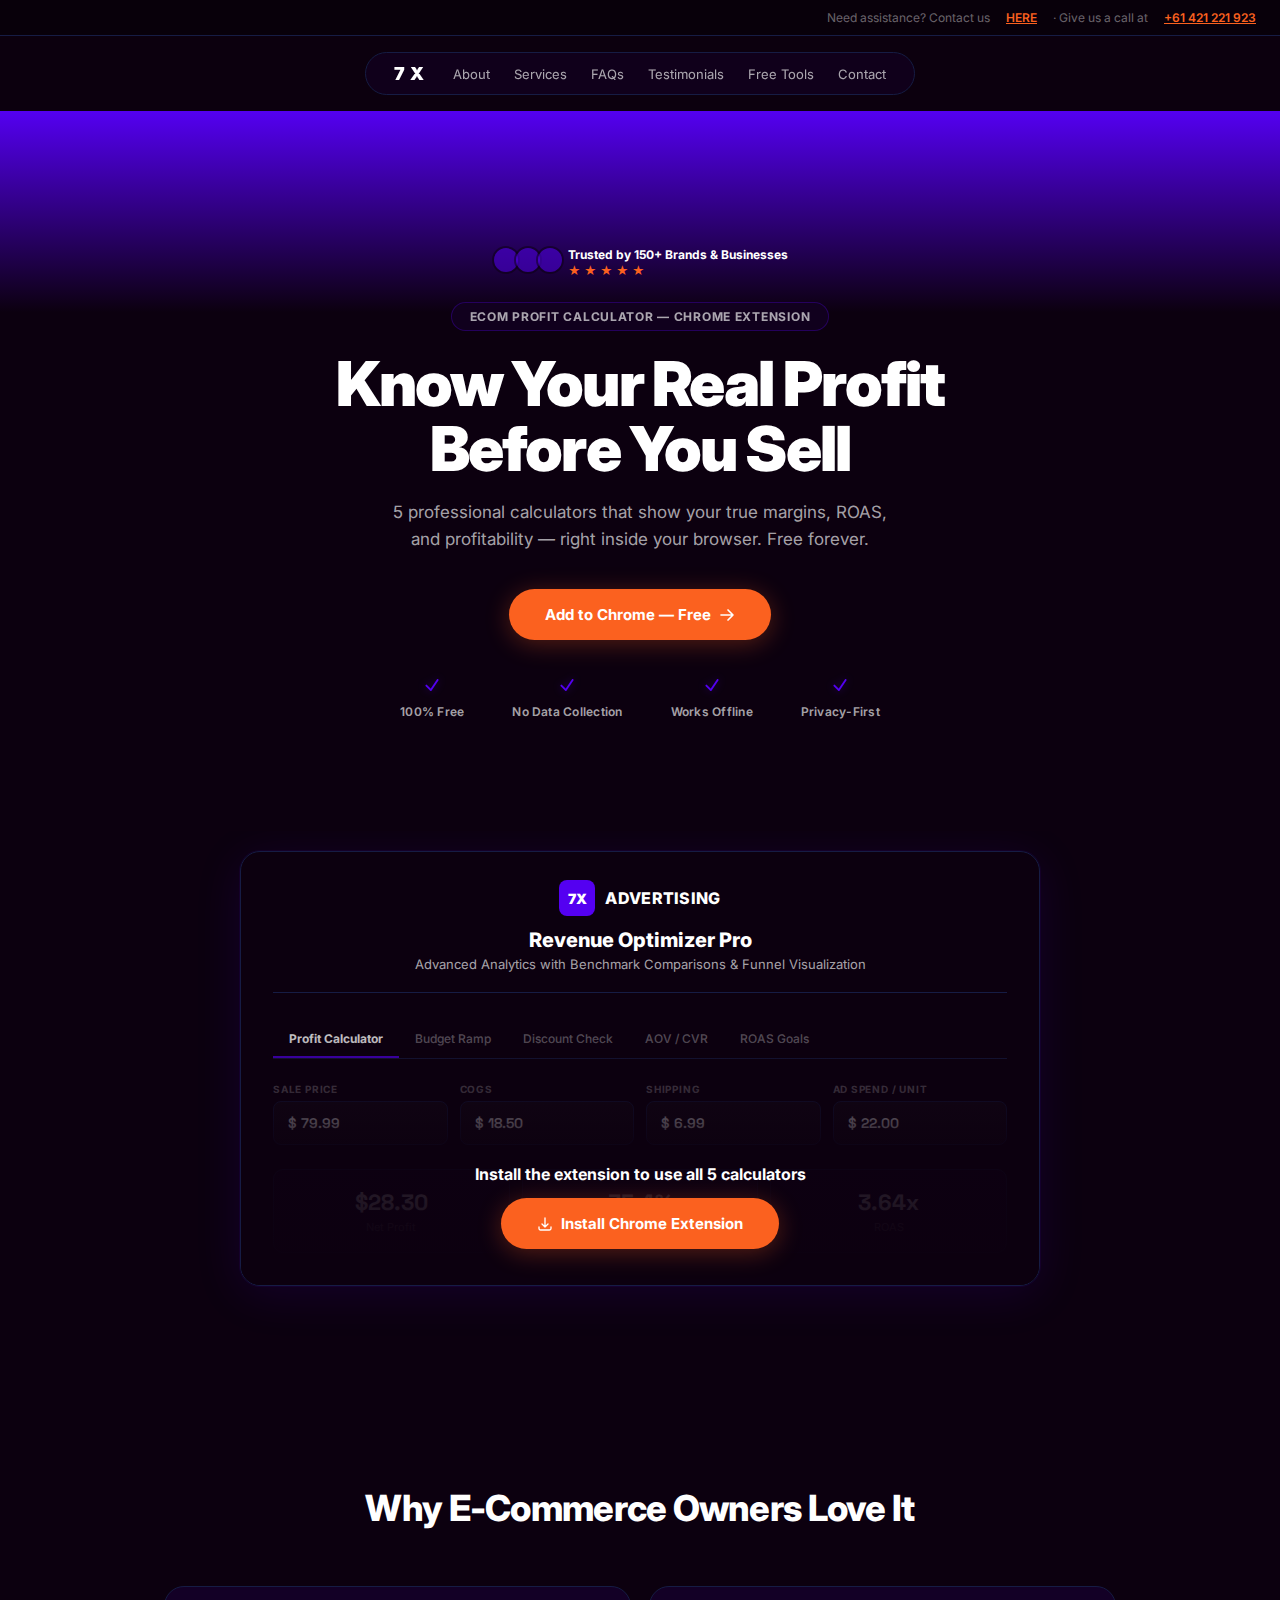
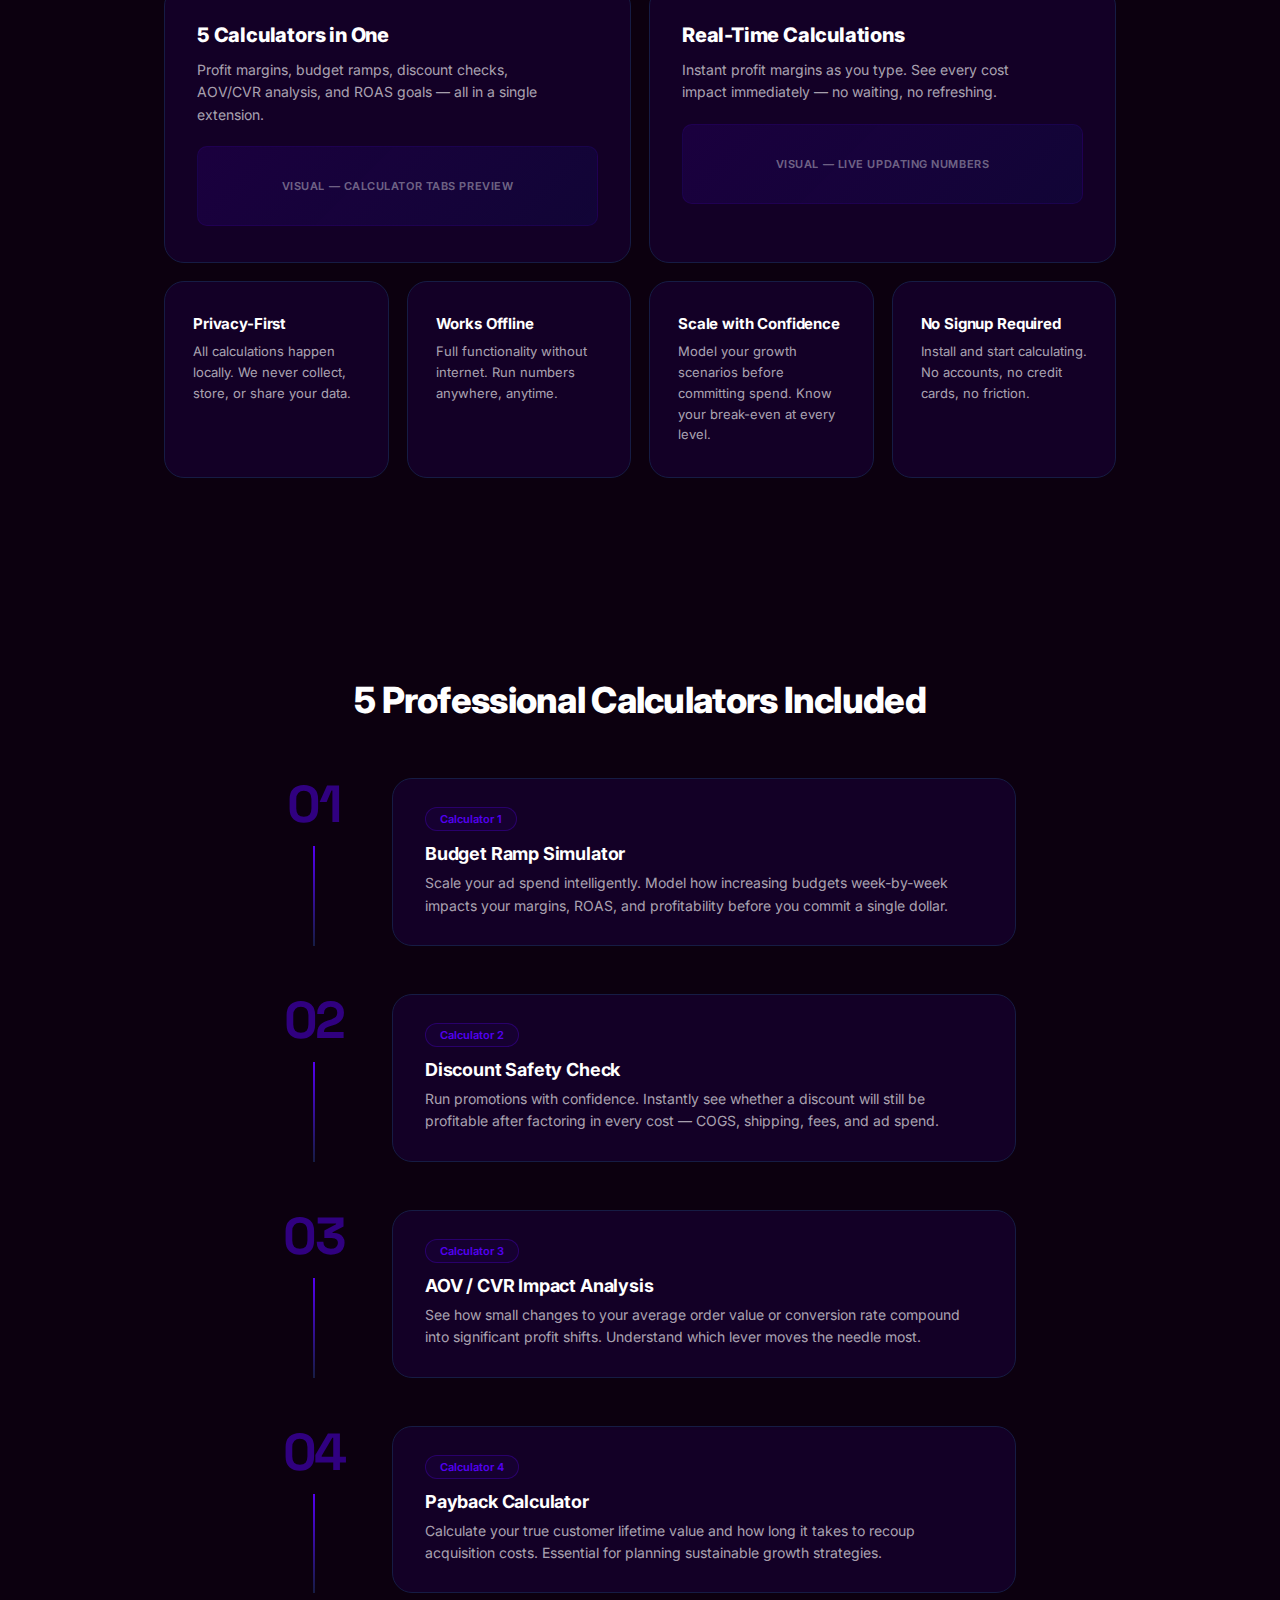
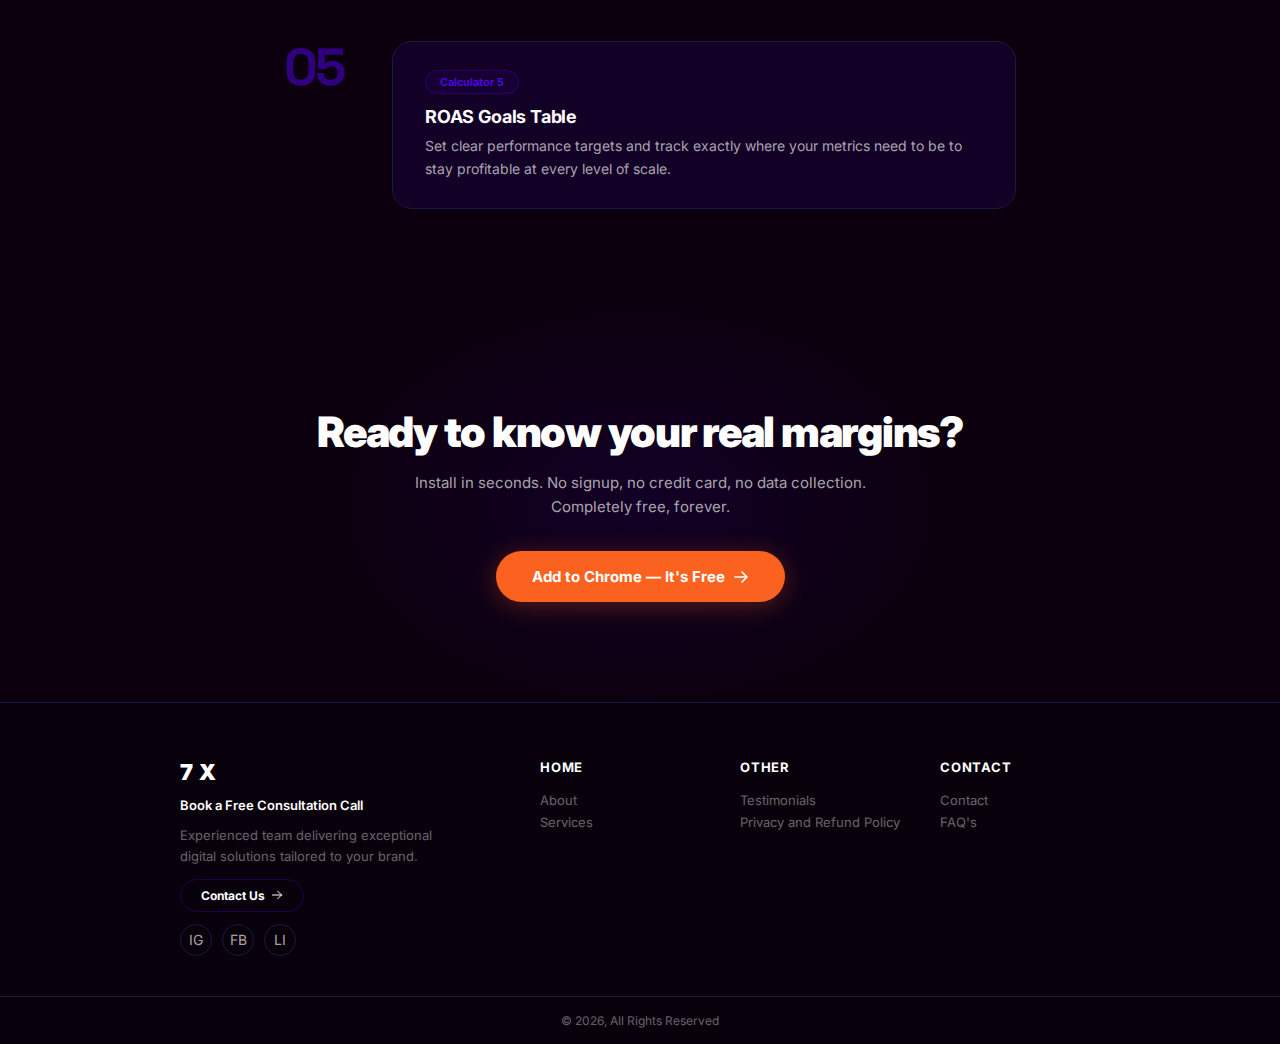
<file: 7x-profit-calculator-wireframe.html>
<!DOCTYPE html>
<html lang="en">
<head>
<meta charset="UTF-8">
<meta name="viewport" content="width=device-width, initial-scale=1.0">
<title>7X Advertising — eCommerce Profit Calculator | Free Chrome Extension</title>
<link href="https://fonts.googleapis.com/css2?family=Inter:wght@400;500;600;700;800;900&family=Plus+Jakarta+Sans:wght@400;500;600;700;800&family=Space+Grotesk:wght@400;500;600;700&family=Caveat:wght@400;500;600;700&display=swap" rel="stylesheet">
<style>
  :root {
    --bg: #0c000f;
    --bg-secondary: #00020f;
    --bg-card: rgba(85, 0, 242, 0.10);
    --bg-card-hover: rgba(85, 0, 242, 0.18);
    --border: #161c44;
    --border-strong: rgba(85, 0, 242, 0.30);
    --text: #ffffff;
    --text-muted: rgba(255, 255, 255, 0.65);
    --text-light: rgba(255, 255, 255, 0.4);
    --accent: #5400f1;
    --accent-blue: #003bff;
    --cta: #fb611f;
    --cta-hover: #ff7a3d;
    --radius: 20px;
    --radius-btn: 100px;
    --radius-sm: 10px;
    --max-width: 1200px;
    --glass-blur: blur(12px);
    --glass-bg: rgba(85, 0, 242, 0.06);
    --glass-border: 1px solid rgba(85, 0, 242, 0.15);
  }

  * { margin: 0; padding: 0; box-sizing: border-box; }
  html { scroll-behavior: smooth; }

  body {
    font-family: 'Inter', 'Plus Jakarta Sans', sans-serif;
    background: var(--bg);
    color: var(--text);
    -webkit-font-smoothing: antialiased;
    -moz-osx-font-smoothing: grayscale;
    overflow-x: hidden;
  }

  a { transition: color 0.2s ease; }

  ::selection {
    background: rgba(85, 0, 242, 0.4);
    color: #ffffff;
  }

  ::-webkit-scrollbar { width: 8px; }
  ::-webkit-scrollbar-track { background: var(--bg); }
  ::-webkit-scrollbar-thumb { background: var(--border); border-radius: 4px; }
  ::-webkit-scrollbar-thumb:hover { background: var(--accent); }

  /* ─── TOP BAR ─── */
  .top-bar {
    border-bottom: 1px solid var(--border);
    padding: 10px 24px;
    display: flex;
    justify-content: flex-end;
    align-items: center;
    gap: 16px;
    font-size: 12px;
    color: var(--text-light);
    background: rgba(0, 0, 0, 0.3);
  }

  .top-bar span {
    font-weight: 600;
    color: var(--cta);
    text-decoration: underline;
    cursor: pointer;
    transition: color 0.2s ease;
  }

  .top-bar span:hover {
    color: var(--cta-hover);
  }

  /* ─── NAV ─── */
  nav {
    display: flex;
    justify-content: center;
    padding: 16px 24px;
    border-bottom: none;
    position: sticky;
    top: 0;
    z-index: 100;
    background: rgba(12, 0, 15, 0.75);
    backdrop-filter: var(--glass-blur);
    -webkit-backdrop-filter: var(--glass-blur);
  }

  .nav-pill {
    display: flex;
    align-items: center;
    gap: 28px;
    padding: 10px 28px;
    border: 1px solid var(--border);
    border-radius: var(--radius-btn);
    background: var(--glass-bg);
    backdrop-filter: var(--glass-blur);
    -webkit-backdrop-filter: var(--glass-blur);
    transition: border-color 0.3s ease;
  }

  .nav-pill:hover {
    border-color: var(--border-strong);
  }

  .nav-logo {
    font-weight: 900;
    font-size: 18px;
    color: var(--text);
    text-decoration: none;
    letter-spacing: 0.05em;
  }

  .nav-links {
    display: flex;
    gap: 24px;
    align-items: center;
  }

  .nav-links a {
    font-size: 13px;
    color: var(--text-muted);
    text-decoration: none;
    transition: color 0.2s ease;
  }

  .nav-links a:hover {
    color: var(--text);
  }

  /* ─── HERO ─── */
  .hero {
    text-align: center;
    padding: 80px 24px 60px;
    min-height: 80vh;
    display: flex;
    flex-direction: column;
    align-items: center;
    justify-content: center;
    background: linear-gradient(180deg, #5400f1 0%, #0c000f 28%);
    position: relative;
  }

  .trust-badge {
    display: inline-flex;
    align-items: center;
    gap: 10px;
    margin-bottom: 24px;
  }

  .trust-avatars {
    display: flex;
  }

  .trust-avatars .avatar {
    width: 28px;
    height: 28px;
    border-radius: 50%;
    border: 2px solid var(--bg);
    margin-right: -6px;
    background: var(--accent);
    opacity: 0.5;
  }

  .trust-text {
    font-size: 12px;
    color: var(--text-muted);
  }

  .trust-text strong { color: var(--text); }

  .trust-stars {
    display: flex;
    gap: 2px;
    font-size: 12px;
    color: var(--cta);
  }

  .hero-badge {
    display: inline-block;
    padding: 6px 18px;
    border: 1px solid var(--border-strong);
    border-radius: var(--radius-btn);
    font-size: 12px;
    font-weight: 700;
    text-transform: uppercase;
    letter-spacing: 0.06em;
    color: var(--text-muted);
    margin-bottom: 20px;
    background: var(--glass-bg);
    backdrop-filter: var(--glass-blur);
    -webkit-backdrop-filter: var(--glass-blur);
  }

  .hero h1 {
    font-weight: 900;
    font-size: clamp(36px, 5.5vw, 62px);
    line-height: 1.05;
    letter-spacing: -0.03em;
    margin-bottom: 18px;
    color: var(--text);
  }

  .hero-sub {
    font-size: 17px;
    line-height: 1.6;
    color: var(--text-muted);
    max-width: 520px;
    margin: 0 auto 36px;
    font-weight: 400;
  }

  .btn-wireframe {
    display: inline-flex;
    align-items: center;
    gap: 8px;
    padding: 16px 36px;
    background: var(--cta);
    color: #ffffff;
    font-weight: 700;
    font-size: 15px;
    border-radius: var(--radius-btn);
    text-decoration: none;
    border: none;
    cursor: pointer;
    transition: background 0.25s ease, transform 0.2s ease, box-shadow 0.25s ease;
    box-shadow: 0 4px 24px rgba(251, 97, 31, 0.3);
  }

  .btn-wireframe:hover {
    background: var(--cta-hover);
    transform: translateY(-2px);
    box-shadow: 0 8px 32px rgba(251, 97, 31, 0.4);
  }

  .btn-wireframe:active {
    transform: translateY(0);
  }

  .btn-wireframe svg {
    width: 16px;
    height: 16px;
  }

  .btn-wireframe-outline {
    display: inline-flex;
    align-items: center;
    gap: 8px;
    padding: 14px 32px;
    background: transparent;
    color: var(--text);
    font-weight: 700;
    font-size: 14px;
    border-radius: var(--radius-btn);
    text-decoration: none;
    border: 1px solid var(--border-strong);
    cursor: pointer;
    transition: border-color 0.2s ease, background 0.2s ease;
  }

  .btn-wireframe-outline:hover {
    border-color: var(--accent);
    background: rgba(85, 0, 242, 0.1);
  }

  .hero-meta {
    display: flex;
    justify-content: center;
    gap: 28px;
    margin-top: 28px;
  }

  .hero-meta-item {
    display: flex;
    align-items: center;
    gap: 6px;
    font-size: 12px;
    color: var(--text-muted);
  }

  .hero-meta-item svg {
    width: 14px;
    height: 14px;
    color: var(--accent);
  }

  /* ─── FEATURE STRIP ─── */
  .feature-strip {
    display: flex;
    justify-content: center;
    gap: 48px;
    margin-top: 36px;
    padding: 0;
  }

  .feature-strip-item {
    display: flex;
    flex-direction: column;
    align-items: center;
    gap: 10px;
    text-align: center;
  }

  .feature-strip-tick {
    width: 18px;
    height: 18px;
    color: var(--accent);
    filter: drop-shadow(0 0 4px rgba(84, 0, 241, 0.4));
  }

  .feature-strip-item span {
    font-size: 12px;
    font-weight: 600;
    color: var(--text-muted);
    letter-spacing: 0.02em;
  }

  /* ─── PREVIEW ─── */
  .preview-section {
    padding: 20px 24px 100px;
    display: flex;
    justify-content: center;
  }

  .preview-container {
    max-width: 800px;
    width: 100%;
    border-radius: var(--radius);
    border: 1px solid var(--border);
    background: rgba(12, 0, 15, 0.8);
    overflow: hidden;
    box-shadow: 0 8px 48px rgba(84, 0, 241, 0.12), 0 0 0 1px rgba(85, 0, 242, 0.08);
  }

  .preview-header {
    padding: 28px 32px 20px;
    text-align: center;
  }

  .preview-logo {
    display: inline-flex;
    align-items: center;
    gap: 10px;
    margin-bottom: 12px;
  }

  .preview-logo-box {
    width: 36px;
    height: 36px;
    background: var(--accent);
    border-radius: 8px;
    display: flex;
    align-items: center;
    justify-content: center;
    font-weight: 900;
    font-size: 14px;
    color: #fff;
  }

  .preview-logo-text {
    font-weight: 800;
    font-size: 16px;
    text-transform: uppercase;
    letter-spacing: 0.02em;
    color: var(--text);
  }

  .preview-title {
    font-weight: 800;
    font-size: 20px;
    margin-bottom: 4px;
    color: var(--text);
  }

  .preview-subtitle {
    font-size: 13px;
    color: var(--text-muted);
  }

  .preview-divider {
    height: 1px;
    background: var(--border);
    margin: 0 32px;
  }

  .preview-mock {
    padding: 28px 32px 32px;
  }

  .mock-tabs {
    display: flex;
    gap: 0;
    margin-bottom: 24px;
    border-bottom: 1px solid var(--border);
  }

  .mock-tab {
    padding: 10px 16px;
    font-size: 12px;
    font-weight: 500;
    color: var(--text-light);
    border-bottom: 2px solid transparent;
    transition: color 0.2s ease;
  }

  .mock-tab.active {
    color: var(--text);
    border-bottom-color: var(--accent);
    font-weight: 700;
  }

  .mock-grid {
    display: grid;
    grid-template-columns: repeat(4, 1fr);
    gap: 12px;
    margin-bottom: 24px;
  }

  .mock-field-label {
    font-size: 10px;
    font-weight: 700;
    text-transform: uppercase;
    letter-spacing: 0.08em;
    color: var(--text-light);
    margin-bottom: 6px;
  }

  .mock-field-value {
    padding: 12px 14px;
    background: rgba(255, 255, 255, 0.04);
    border: 1px solid var(--border);
    border-radius: 8px;
    font-weight: 600;
    font-size: 14px;
    color: var(--text);
    font-family: 'Space Grotesk', monospace;
  }

  .mock-results {
    display: grid;
    grid-template-columns: repeat(3, 1fr);
    gap: 12px;
  }

  .mock-result-card {
    background: rgba(85, 0, 242, 0.08);
    border: 1px solid var(--border);
    border-radius: var(--radius-sm);
    padding: 18px;
    text-align: center;
  }

  .mock-result-value {
    font-weight: 900;
    font-size: 22px;
    margin-bottom: 4px;
    color: var(--text);
    font-family: 'Space Grotesk', sans-serif;
  }

  .mock-result-label {
    font-size: 11px;
    color: var(--text-light);
  }

  /* Overlay */
  .preview-mock-wrapper { position: relative; }

  .preview-overlay {
    position: absolute;
    inset: 0;
    background: linear-gradient(180deg, rgba(12,0,15,0) 0%, rgba(12,0,15,0.85) 50%, rgba(12,0,15,1) 100%);
    display: flex;
    flex-direction: column;
    align-items: center;
    justify-content: flex-end;
    padding-bottom: 36px;
  }

  .overlay-text {
    font-weight: 700;
    font-size: 16px;
    margin-bottom: 14px;
    color: var(--text);
  }

  /* ─── FEATURES (BENTO) ─── */
  .features-strip {
    padding: 100px 24px;
    max-width: 1000px;
    margin: 0 auto;
  }

  .features-strip-title {
    text-align: center;
    font-weight: 800;
    font-size: clamp(24px, 3.5vw, 36px);
    letter-spacing: -0.02em;
    margin-bottom: 56px;
    color: var(--text);
  }

  .features-bento {
    display: grid;
    grid-template-columns: repeat(4, 1fr);
    gap: 18px;
  }

  .feature-item {
    background: var(--bg-card);
    border-radius: var(--radius);
    padding: 32px 28px;
    border: 1px solid var(--border);
    transition: background 0.3s ease, border-color 0.3s ease, transform 0.3s ease, box-shadow 0.3s ease;
  }

  .feature-item:hover {
    background: var(--bg-card-hover);
    border-color: var(--border-strong);
    transform: translateY(-4px);
    box-shadow: 0 12px 40px rgba(84, 0, 241, 0.12);
  }

  .feature-item.bento-wide {
    grid-column: span 2;
    padding: 36px 32px;
  }

  .feature-item h3 {
    font-weight: 700;
    font-size: 15px;
    margin-bottom: 8px;
    letter-spacing: -0.01em;
    color: var(--text);
  }

  .feature-item.bento-wide h3 {
    font-size: 20px;
    font-weight: 800;
    margin-bottom: 12px;
  }

  .feature-item p {
    font-size: 13px;
    line-height: 1.6;
    color: var(--text-muted);
    font-weight: 400;
  }

  .feature-item.bento-wide p {
    font-size: 14px;
    max-width: 360px;
  }

  .bento-visual {
    margin-top: 20px;
    height: 80px;
    background: linear-gradient(135deg, rgba(85, 0, 242, 0.12) 0%, rgba(0, 59, 255, 0.08) 100%);
    border-radius: var(--radius-sm);
    border: 1px solid rgba(85, 0, 242, 0.12);
    display: flex;
    align-items: center;
    justify-content: center;
    font-size: 11px;
    font-weight: 600;
    color: var(--text-light);
    letter-spacing: 0.05em;
  }

  /* ─── TOOLS TIMELINE ─── */
  .tools-section {
    padding: 100px 24px;
    max-width: 800px;
    margin: 0 auto;
  }

  .tools-title {
    text-align: center;
    font-weight: 800;
    font-size: clamp(24px, 3.5vw, 36px);
    letter-spacing: -0.02em;
    margin-bottom: 56px;
    color: var(--text);
  }

  .tools-timeline {
    display: flex;
    flex-direction: column;
  }

  .tool-step {
    display: grid;
    grid-template-columns: 100px 1fr;
    gap: 28px;
    padding-bottom: 48px;
  }

  .tool-step:last-child { padding-bottom: 0; }

  .tool-step-left {
    display: flex;
    flex-direction: column;
    align-items: center;
    position: relative;
  }

  .tool-step-num {
    font-weight: 900;
    font-size: 52px;
    letter-spacing: -0.04em;
    color: var(--accent);
    line-height: 1;
    font-family: 'Space Grotesk', sans-serif;
    opacity: 0.5;
    transition: opacity 0.3s ease;
  }

  .tool-step:hover .tool-step-num {
    opacity: 1;
  }

  .tool-step-left::after {
    content: '';
    position: absolute;
    top: 68px;
    left: 50%;
    transform: translateX(-50%);
    width: 2px;
    bottom: 0;
    background: linear-gradient(180deg, var(--accent), var(--border));
  }

  .tool-step:last-child .tool-step-left::after { display: none; }

  .tool-step-card {
    background: var(--bg-card);
    border: 1px solid var(--border);
    border-radius: var(--radius);
    padding: 28px 32px;
    transition: background 0.3s ease, border-color 0.3s ease;
  }

  .tool-step-card:hover {
    background: var(--bg-card-hover);
    border-color: var(--border-strong);
  }

  .tool-step-badge {
    display: inline-block;
    padding: 4px 14px;
    border: 1px solid var(--border-strong);
    border-radius: var(--radius-btn);
    font-size: 11px;
    font-weight: 600;
    color: var(--accent);
    margin-bottom: 12px;
    background: rgba(85, 0, 242, 0.06);
  }

  .tool-step-card h4 {
    font-weight: 700;
    font-size: 18px;
    margin-bottom: 8px;
    letter-spacing: -0.01em;
    color: var(--text);
  }

  .tool-step-card p {
    font-size: 14px;
    color: var(--text-muted);
    line-height: 1.6;
    font-weight: 400;
  }

  /* ─── BOTTOM CTA ─── */
  .bottom-cta {
    padding: 100px 24px;
    text-align: center;
    position: relative;
  }

  .bottom-cta::before {
    content: '';
    position: absolute;
    top: 50%;
    left: 50%;
    transform: translate(-50%, -50%);
    width: 600px;
    height: 400px;
    background: radial-gradient(ellipse, rgba(84, 0, 241, 0.1) 0%, transparent 70%);
    pointer-events: none;
    z-index: 0;
  }

  .bottom-cta h2 {
    font-weight: 900;
    font-size: clamp(26px, 4vw, 42px);
    letter-spacing: -0.03em;
    margin-bottom: 16px;
    color: var(--text);
    line-height: 1.1;
    position: relative;
    z-index: 1;
  }

  .bottom-cta p {
    font-size: 15px;
    color: var(--text-muted);
    margin-bottom: 32px;
    max-width: 460px;
    margin-left: auto;
    margin-right: auto;
    line-height: 1.6;
    font-weight: 400;
    position: relative;
    z-index: 1;
  }

  .bottom-cta .btn-wireframe {
    position: relative;
    z-index: 1;
  }

  /* ─── FOOTER ─── */
  footer {
    border-top: 1px solid var(--border);
    background: rgba(0, 0, 0, 0.3);
  }

  .footer-grid {
    display: grid;
    grid-template-columns: 2fr 1fr 1fr 1fr;
    gap: 40px;
    max-width: 1000px;
    margin: 0 auto;
    padding: 56px 40px 40px;
  }

  .footer-brand { display: flex; flex-direction: column; gap: 12px; }

  .footer-logo {
    font-weight: 900;
    font-size: 22px;
    letter-spacing: 0.05em;
    color: var(--text);
    text-decoration: none;
  }

  .footer-tagline {
    font-size: 13px;
    color: var(--text-light);
    line-height: 1.6;
    max-width: 260px;
  }

  .footer-contact-btn {
    display: inline-flex;
    align-items: center;
    gap: 6px;
    padding: 8px 20px;
    border: 1px solid var(--border-strong);
    border-radius: var(--radius-btn);
    color: var(--text);
    text-decoration: none;
    font-size: 12px;
    font-weight: 700;
    width: fit-content;
    transition: border-color 0.2s ease, background 0.2s ease;
  }

  .footer-contact-btn:hover {
    border-color: var(--accent);
    background: rgba(85, 0, 242, 0.1);
  }

  .footer-contact-btn svg { width: 12px; height: 12px; }

  .footer-socials {
    display: flex;
    gap: 10px;
  }

  .footer-socials a {
    width: 32px;
    height: 32px;
    border-radius: 50%;
    border: 1px solid var(--border);
    display: flex;
    align-items: center;
    justify-content: center;
    color: var(--text-muted);
    text-decoration: none;
    font-size: 14px;
    transition: border-color 0.2s ease, color 0.2s ease;
  }

  .footer-socials a:hover {
    border-color: var(--accent);
    color: var(--text);
  }

  .footer-col h4 {
    font-weight: 700;
    font-size: 13px;
    margin-bottom: 14px;
    text-transform: uppercase;
    letter-spacing: 0.06em;
    color: var(--text);
  }

  .footer-col a {
    display: block;
    font-size: 13px;
    color: var(--text-light);
    text-decoration: none;
    padding: 3px 0;
    transition: color 0.2s ease;
  }

  .footer-col a:hover {
    color: var(--text);
  }

  .footer-bottom {
    text-align: center;
    padding: 16px 24px;
    border-top: 1px solid var(--border);
    font-size: 12px;
    color: var(--text-light);
  }

  /* ─── ANNOTATION TOOL ─── */
  .ann-toolbar {
    position: fixed;
    top: 16px;
    right: 16px;
    z-index: 9999;
    display: none;
    gap: 8px;
    align-items: center;
    font-family: 'Inter', sans-serif;
  }

  .ann-btn {
    padding: 8px 16px;
    border-radius: 100px;
    border: 2px solid #d4d4d4;
    background: #fff;
    font-size: 13px;
    font-weight: 600;
    cursor: pointer;
    color: #171717;
    transition: all 0.15s;
    font-family: 'Inter', sans-serif;
    box-shadow: 0 2px 8px rgba(0,0,0,0.08);
  }

  .ann-btn:hover { border-color: #e74c3c; color: #e74c3c; }

  .ann-btn.active {
    background: #e74c3c;
    color: #fff;
    border-color: #e74c3c;
  }

  .ann-hint {
    font-size: 12px;
    color: #737373;
    background: #fff;
    padding: 6px 12px;
    border-radius: 8px;
    box-shadow: 0 2px 8px rgba(0,0,0,0.08);
    border: 1px solid #e5e5e5;
  }

  /* SVG overlay for arrows */
  .ann-svg-layer {
    position: absolute;
    top: 0;
    left: 0;
    width: 100%;
    height: 100%;
    pointer-events: none;
    z-index: 998;
    overflow: visible;
    display: none;
  }

  /* Individual annotation note */
  .ann-note {
    position: absolute;
    z-index: 999;
    cursor: grab;
    user-select: none;
    font-family: 'Caveat', cursive;
    display: none;
  }

  .ann-note:active { cursor: grabbing; }

  .ann-note-inner {
    display: flex;
    align-items: flex-start;
    gap: 6px;
  }

  .ann-note-text {
    font-size: 20px;
    font-weight: 600;
    color: #e74c3c;
    line-height: 1.3;
    outline: none;
    min-width: 20px;
    border-bottom: 1.5px dashed transparent;
    padding: 2px 4px;
    border-radius: 4px;
    white-space: pre;
  }

  .ann-note-text:focus {
    border-bottom-color: #e74c3c;
    background: rgba(231, 76, 60, 0.05);
  }

  .ann-note-text:empty::before {
    content: 'Type note...';
    color: rgba(231, 76, 60, 0.4);
  }

  .ann-note-delete {
    width: 18px;
    height: 18px;
    border-radius: 50%;
    border: 1.5px solid #e74c3c;
    background: #fff;
    color: #e74c3c;
    font-size: 11px;
    font-weight: 700;
    cursor: pointer;
    display: flex;
    align-items: center;
    justify-content: center;
    opacity: 0;
    transition: opacity 0.15s;
    flex-shrink: 0;
    margin-top: 2px;
    font-family: 'Inter', sans-serif;
  }

  .ann-note:hover .ann-note-delete { opacity: 1; }

  /* Arrow handle (drag target at arrow tip) */
  .ann-arrow-handle {
    position: absolute;
    width: 14px;
    height: 14px;
    background: #e74c3c;
    border: 2px solid #fff;
    border-radius: 50%;
    cursor: crosshair;
    z-index: 1000;
    transform: translate(-50%, -50%);
    box-shadow: 0 1px 4px rgba(0,0,0,0.2);
    opacity: 0.5;
    transition: opacity 0.15s, transform 0.15s;
    display: none;
  }

  .ann-arrow-handle:hover {
    opacity: 1;
    transform: translate(-50%, -50%) scale(1.3);
  }

  /* Arrow path style */
  .ann-arrow-path {
    stroke: #e74c3c;
    fill: none;
    stroke-width: 2;
    stroke-linecap: round;
    stroke-dasharray: 5 4;
  }

  .ann-arrow-head {
    fill: #e74c3c;
    stroke: none;
  }

  body.ann-mode-active { cursor: crosshair; }
  body.ann-mode-active * { cursor: crosshair; }
  body.ann-mode-active .ann-btn { cursor: pointer; }
  body.ann-mode-active .ann-note { cursor: grab; }
  body.ann-mode-active .ann-note-text { cursor: text; }
  body.ann-mode-active .ann-note-delete { cursor: pointer; }
  body.ann-mode-active .ann-arrow-handle { cursor: crosshair; }

  /* ─── RESPONSIVE ─── */
  @media (max-width: 768px) {
    .nav-links { display: none; }
    .hero { padding: 60px 20px 40px; min-height: 70vh; }
    .hero h1 { font-size: clamp(28px, 8vw, 40px); }
    .hero-meta { flex-direction: column; gap: 8px; align-items: center; }
    .mock-grid { grid-template-columns: repeat(2, 1fr); }
    .mock-results { grid-template-columns: 1fr; }
    .features-bento { grid-template-columns: 1fr; }
    .feature-item.bento-wide { grid-column: span 1; }
    .feature-strip { flex-wrap: wrap; gap: 24px; }
    .tool-step { grid-template-columns: 60px 1fr; gap: 16px; }
    .tool-step-num { font-size: 36px; }
    .tool-step-left::after { top: 50px; }
    .footer-grid { grid-template-columns: 1fr; gap: 28px; }
    .features-strip, .tools-section, .bottom-cta { padding: 60px 20px; }
  }

  @media (max-width: 480px) {
    .feature-strip { gap: 16px; }
    .feature-strip-item span { font-size: 11px; }
    .preview-container { border-radius: 14px; }
    .hero-badge { font-size: 10px; padding: 5px 12px; }
    .top-bar { font-size: 11px; padding: 8px 16px; }
  }
</style>
</head>
<body>

<!-- TOP BAR -->
<div class="top-bar wf-annotation" data-section="Top Bar">
  Need assistance? Contact us <span>HERE</span> · Give us a call at <span>+61 421 221 923</span>
</div>

<!-- NAV -->
<nav class="wf-annotation" data-section="Navigation">
  <div class="nav-pill">
    <a href="#" class="nav-logo">7 X</a>
    <div class="nav-links">
      <a href="#">About</a>
      <a href="#">Services</a>
      <a href="#">FAQs</a>
      <a href="#">Testimonials</a>
      <a href="#">Free Tools</a>
      <a href="#">Contact</a>
    </div>
  </div>
</nav>

<!-- HERO -->
<section class="hero wf-annotation" data-section="Hero Section">
  <div class="trust-badge">
    <div class="trust-avatars">
      <div class="avatar"></div>
      <div class="avatar"></div>
      <div class="avatar"></div>
    </div>
    <div>
      <span class="trust-text"><strong>Trusted by 150+ Brands & Businesses</strong></span>
      <div class="trust-stars">★ ★ ★ ★ ★</div>
    </div>
  </div>

  <div class="hero-badge">Ecom Profit Calculator — Chrome Extension</div>
  <h1>Know Your Real Profit<br>Before You Sell</h1>
  <p class="hero-sub">5 professional calculators that show your true margins, ROAS, and profitability — right inside your browser. Free forever.</p>

  <div>
    <a href="#" class="btn-wireframe">
      Add to Chrome — Free
      <svg xmlns="http://www.w3.org/2000/svg" fill="none" viewBox="0 0 24 24" stroke-width="2.5" stroke="currentColor"><path stroke-linecap="round" stroke-linejoin="round" d="M13.5 4.5 21 12m0 0-7.5 7.5M21 12H3" /></svg>
    </a>
  </div>

  <div class="feature-strip">
    <div class="feature-strip-item">
      <svg class="feature-strip-tick" xmlns="http://www.w3.org/2000/svg" fill="none" viewBox="0 0 24 24" stroke-width="2.5" stroke="currentColor"><path stroke-linecap="round" stroke-linejoin="round" d="m4.5 12.75 6 6 9-13.5" /></svg>
      <span>100% Free</span>
    </div>
    <div class="feature-strip-item">
      <svg class="feature-strip-tick" xmlns="http://www.w3.org/2000/svg" fill="none" viewBox="0 0 24 24" stroke-width="2.5" stroke="currentColor"><path stroke-linecap="round" stroke-linejoin="round" d="m4.5 12.75 6 6 9-13.5" /></svg>
      <span>No Data Collection</span>
    </div>
    <div class="feature-strip-item">
      <svg class="feature-strip-tick" xmlns="http://www.w3.org/2000/svg" fill="none" viewBox="0 0 24 24" stroke-width="2.5" stroke="currentColor"><path stroke-linecap="round" stroke-linejoin="round" d="m4.5 12.75 6 6 9-13.5" /></svg>
      <span>Works Offline</span>
    </div>
    <div class="feature-strip-item">
      <svg class="feature-strip-tick" xmlns="http://www.w3.org/2000/svg" fill="none" viewBox="0 0 24 24" stroke-width="2.5" stroke="currentColor"><path stroke-linecap="round" stroke-linejoin="round" d="m4.5 12.75 6 6 9-13.5" /></svg>
      <span>Privacy-First</span>
    </div>
  </div>
</section>

<!-- PREVIEW -->
<section class="preview-section wf-annotation" data-section="Extension Preview (Static Mock — fades to CTA)">
  <div class="preview-container">
    <div class="preview-header">
      <div class="preview-logo">
        <div class="preview-logo-box">7X</div>
        <span class="preview-logo-text">Advertising</span>
      </div>
      <div class="preview-title">Revenue Optimizer Pro</div>
      <div class="preview-subtitle">Advanced Analytics with Benchmark Comparisons & Funnel Visualization</div>
    </div>
    <div class="preview-divider"></div>

    <div class="preview-mock-wrapper">
      <div class="preview-mock">
        <div class="mock-tabs">
          <div class="mock-tab active">Profit Calculator</div>
          <div class="mock-tab">Budget Ramp</div>
          <div class="mock-tab">Discount Check</div>
          <div class="mock-tab">AOV / CVR</div>
          <div class="mock-tab">ROAS Goals</div>
        </div>

        <div class="mock-grid">
          <div class="mock-field">
            <div class="mock-field-label">Sale Price</div>
            <div class="mock-field-value">$ 79.99</div>
          </div>
          <div class="mock-field">
            <div class="mock-field-label">COGS</div>
            <div class="mock-field-value">$ 18.50</div>
          </div>
          <div class="mock-field">
            <div class="mock-field-label">Shipping</div>
            <div class="mock-field-value">$ 6.99</div>
          </div>
          <div class="mock-field">
            <div class="mock-field-label">Ad Spend / Unit</div>
            <div class="mock-field-value">$ 22.00</div>
          </div>
        </div>

        <div class="mock-results">
          <div class="mock-result-card">
            <div class="mock-result-value">$28.30</div>
            <div class="mock-result-label">Net Profit</div>
          </div>
          <div class="mock-result-card">
            <div class="mock-result-value">35.4%</div>
            <div class="mock-result-label">Profit Margin</div>
          </div>
          <div class="mock-result-card">
            <div class="mock-result-value">3.64x</div>
            <div class="mock-result-label">ROAS</div>
          </div>
        </div>
      </div>

      <div class="preview-overlay">
        <div class="overlay-text">Install the extension to use all 5 calculators</div>
        <a href="#" class="btn-wireframe">
          <svg viewBox="0 0 24 24" fill="none" xmlns="http://www.w3.org/2000/svg" stroke="currentColor" stroke-width="2" style="width:16px;height:16px"><path stroke-linecap="round" stroke-linejoin="round" d="M3 16.5v2.25A2.25 2.25 0 0 0 5.25 21h13.5A2.25 2.25 0 0 0 21 18.75V16.5M16.5 12 12 16.5m0 0L7.5 12m4.5 4.5V3" /></svg>
          Install Chrome Extension
        </a>
      </div>
    </div>
  </div>
</section>


<!-- FEATURES -->
<section class="features-strip wf-annotation" data-section="6x Feature Cards">
  <h2 class="features-strip-title">Why E-Commerce Owners Love It</h2>
  <div class="features-bento">
    <div class="feature-item bento-wide">
      <h3>5 Calculators in One</h3>
      <p>Profit margins, budget ramps, discount checks, AOV/CVR analysis, and ROAS goals — all in a single extension.</p>
      <div class="bento-visual">VISUAL — CALCULATOR TABS PREVIEW</div>
    </div>
    <div class="feature-item bento-wide">
      <h3>Real-Time Calculations</h3>
      <p>Instant profit margins as you type. See every cost impact immediately — no waiting, no refreshing.</p>
      <div class="bento-visual">VISUAL — LIVE UPDATING NUMBERS</div>
    </div>
    <div class="feature-item">
      <h3>Privacy-First</h3>
      <p>All calculations happen locally. We never collect, store, or share your data.</p>
    </div>
    <div class="feature-item">
      <h3>Works Offline</h3>
      <p>Full functionality without internet. Run numbers anywhere, anytime.</p>
    </div>
    <div class="feature-item">
      <h3>Scale with Confidence</h3>
      <p>Model your growth scenarios before committing spend. Know your break-even at every level.</p>
    </div>
    <div class="feature-item">
      <h3>No Signup Required</h3>
      <p>Install and start calculating. No accounts, no credit cards, no friction.</p>
    </div>
  </div>
</section>


<!-- 5 TOOLS -->
<section class="tools-section wf-annotation" data-section="5 Calculators — Vertical Timeline">
  <h2 class="tools-title">5 Professional Calculators Included</h2>
  <div class="tools-timeline">

    <div class="tool-step">
      <div class="tool-step-left">
        <div class="tool-step-num">01</div>
      </div>
      <div class="tool-step-card">
        <div class="tool-step-badge">Calculator 1</div>
        <h4>Budget Ramp Simulator</h4>
        <p>Scale your ad spend intelligently. Model how increasing budgets week-by-week impacts your margins, ROAS, and profitability before you commit a single dollar.</p>
      </div>
    </div>

    <div class="tool-step">
      <div class="tool-step-left">
        <div class="tool-step-num">02</div>
      </div>
      <div class="tool-step-card">
        <div class="tool-step-badge">Calculator 2</div>
        <h4>Discount Safety Check</h4>
        <p>Run promotions with confidence. Instantly see whether a discount will still be profitable after factoring in every cost — COGS, shipping, fees, and ad spend.</p>
      </div>
    </div>

    <div class="tool-step">
      <div class="tool-step-left">
        <div class="tool-step-num">03</div>
      </div>
      <div class="tool-step-card">
        <div class="tool-step-badge">Calculator 3</div>
        <h4>AOV / CVR Impact Analysis</h4>
        <p>See how small changes to your average order value or conversion rate compound into significant profit shifts. Understand which lever moves the needle most.</p>
      </div>
    </div>

    <div class="tool-step">
      <div class="tool-step-left">
        <div class="tool-step-num">04</div>
      </div>
      <div class="tool-step-card">
        <div class="tool-step-badge">Calculator 4</div>
        <h4>Payback Calculator</h4>
        <p>Calculate your true customer lifetime value and how long it takes to recoup acquisition costs. Essential for planning sustainable growth strategies.</p>
      </div>
    </div>

    <div class="tool-step">
      <div class="tool-step-left">
        <div class="tool-step-num">05</div>
      </div>
      <div class="tool-step-card">
        <div class="tool-step-badge">Calculator 5</div>
        <h4>ROAS Goals Table</h4>
        <p>Set clear performance targets and track exactly where your metrics need to be to stay profitable at every level of scale.</p>
      </div>
    </div>

  </div>
</section>


<!-- BOTTOM CTA -->
<section class="bottom-cta wf-annotation" data-section="Final CTA">
  <h2>Ready to know your real margins?</h2>
  <p>Install in seconds. No signup, no credit card, no data collection. Completely free, forever.</p>
  <a href="#" class="btn-wireframe">
    Add to Chrome — It's Free
    <svg xmlns="http://www.w3.org/2000/svg" fill="none" viewBox="0 0 24 24" stroke-width="2.5" stroke="currentColor"><path stroke-linecap="round" stroke-linejoin="round" d="M13.5 4.5 21 12m0 0-7.5 7.5M21 12H3" /></svg>
  </a>
</section>

<!-- FOOTER -->
<footer class="wf-annotation" data-section="Footer">
  <div class="footer-grid">
    <div class="footer-brand">
      <a href="#" class="footer-logo">7 X</a>
      <div style="font-size:13px;font-weight:600;">Book a Free Consultation Call</div>
      <div class="footer-tagline">Experienced team delivering exceptional digital solutions tailored to your brand.</div>
      <a href="#" class="footer-contact-btn">
        Contact Us
        <svg xmlns="http://www.w3.org/2000/svg" fill="none" viewBox="0 0 24 24" stroke-width="2" stroke="currentColor"><path stroke-linecap="round" stroke-linejoin="round" d="M13.5 4.5 21 12m0 0-7.5 7.5M21 12H3" /></svg>
      </a>
      <div class="footer-socials">
        <a href="#">IG</a>
        <a href="#">FB</a>
        <a href="#">LI</a>
      </div>
    </div>
    <div class="footer-col">
      <h4>Home</h4>
      <a href="#">About</a>
      <a href="#">Services</a>
    </div>
    <div class="footer-col">
      <h4>Other</h4>
      <a href="#">Testimonials</a>
      <a href="#">Privacy and Refund Policy</a>
    </div>
    <div class="footer-col">
      <h4>Contact</h4>
      <a href="#">Contact</a>
      <a href="#">FAQ's</a>
    </div>
  </div>
  <div class="footer-bottom">&copy; 2026, All Rights Reserved</div>
</footer>

<!-- ANNOTATION TOOL -->
<div class="ann-toolbar">
  <button class="ann-btn" id="annToggle">+ Add Note</button>
  <button class="ann-btn" id="annClear">Clear All</button>
  <span class="ann-hint" id="annHint" style="display:none;">Click anywhere to place a note</span>
</div>

<!-- SVG layer for all arrows -->
<svg class="ann-svg-layer" id="annSvg"></svg>

<script>
(function() {
  const toggle = document.getElementById('annToggle');
  const clearBtn = document.getElementById('annClear');
  const hint = document.getElementById('annHint');
  const svgLayer = document.getElementById('annSvg');
  let annotating = false;
  let notes = [];
  let noteId = 0;
  let dragging = null;
  let dragOffset = { x: 0, y: 0 };
  let arrowDragging = null;

  // Load saved annotations
  try {
    const saved = localStorage.getItem('wf-annotations');
    if (saved) {
      const data = JSON.parse(saved);
      data.forEach(function(n) { createNote(n.x, n.y, n.text, n.arrowDx, n.arrowDy); });
    }
  } catch(e) {}

  function save() {
    const data = notes.map(function(n) {
      return { x: n.x, y: n.y, text: n.textEl.textContent, arrowDx: n.arrowDx, arrowDy: n.arrowDy };
    });
    localStorage.setItem('wf-annotations', JSON.stringify(data));
  }

  toggle.addEventListener('click', function() {
    annotating = !annotating;
    toggle.classList.toggle('active', annotating);
    hint.style.display = annotating ? 'inline' : 'none';
    document.body.classList.toggle('ann-mode-active', annotating);
  });

  clearBtn.addEventListener('click', function() {
    notes.forEach(function(n) {
      n.el.remove();
      if (n.pathEl) n.pathEl.remove();
      if (n.headEl) n.headEl.remove();
    });
    notes = [];
    save();
  });

  document.addEventListener('click', function(e) {
    if (!annotating) return;
    if (e.target.closest('.ann-toolbar') || e.target.closest('.ann-note')) return;
    e.preventDefault();
    const x = e.pageX;
    const y = e.pageY;
    createNote(x, y, '', 0, 80);
    annotating = false;
    toggle.classList.remove('active');
    hint.style.display = 'none';
    document.body.classList.remove('ann-mode-active');
  });

  function createNote(x, y, text, arrowDx, arrowDy) {
    const id = noteId++;
    const el = document.createElement('div');
    el.className = 'ann-note';
    el.style.left = x + 'px';
    el.style.top = y + 'px';

    const inner = document.createElement('div');
    inner.className = 'ann-note-inner';

    const textEl = document.createElement('span');
    textEl.className = 'ann-note-text';
    textEl.contentEditable = 'true';
    textEl.spellcheck = false;
    textEl.textContent = text;
    textEl.addEventListener('input', save);
    textEl.addEventListener('keydown', function(e) { e.stopPropagation(); });
    textEl.addEventListener('mousedown', function(e) { e.stopPropagation(); });

    const del = document.createElement('button');
    del.className = 'ann-note-delete';
    del.textContent = '\u00d7';
    del.addEventListener('click', function(e) {
      e.stopPropagation();
      const idx = notes.findIndex(function(n) { return n.id === id; });
      if (idx > -1) {
        notes[idx].el.remove();
        if (notes[idx].pathEl) notes[idx].pathEl.remove();
        if (notes[idx].headEl) notes[idx].headEl.remove();
        if (notes[idx].handleEl) notes[idx].handleEl.remove();
        notes.splice(idx, 1);
        save();
      }
    });

    inner.appendChild(textEl);
    inner.appendChild(del);
    el.appendChild(inner);

    // Arrow handle
    const handle = document.createElement('div');
    handle.className = 'ann-arrow-handle';
    document.body.appendChild(handle);

    // SVG arrow
    const path = document.createElementNS('http://www.w3.org/2000/svg', 'path');
    path.setAttribute('class', 'ann-arrow-path');
    svgLayer.appendChild(path);

    const head = document.createElementNS('http://www.w3.org/2000/svg', 'polygon');
    head.setAttribute('class', 'ann-arrow-head');
    svgLayer.appendChild(head);

    document.body.appendChild(el);

    const note = { id: id, el: el, textEl: textEl, handleEl: handle, pathEl: path, headEl: head, x: x, y: y, arrowDx: arrowDx || 0, arrowDy: arrowDy || 80 };
    notes.push(note);

    updateArrow(note);

    if (!text) {
      setTimeout(function() { textEl.focus(); }, 50);
    }

    // Drag note
    el.addEventListener('mousedown', function(e) {
      if (e.target === textEl || e.target === del) return;
      e.preventDefault();
      dragging = note;
      dragOffset.x = e.pageX - note.x;
      dragOffset.y = e.pageY - note.y;
    });

    // Drag arrow handle
    handle.addEventListener('mousedown', function(e) {
      e.preventDefault();
      e.stopPropagation();
      arrowDragging = note;
    });

    save();
  }

  function updateArrow(note) {
    const startX = note.x + 10;
    const startY = note.y + 30;
    const endX = note.x + note.arrowDx;
    const endY = note.y + note.arrowDy;

    // Curved path
    const mx = (startX + endX) / 2 + (endY - startY) * 0.15;
    const my = (startY + endY) / 2 - (endX - startX) * 0.15;
    const d = 'M' + startX + ',' + startY + ' Q' + mx + ',' + my + ' ' + endX + ',' + endY;
    note.pathEl.setAttribute('d', d);

    // Arrowhead
    const dx = endX - mx;
    const dy = endY - my;
    const len = Math.sqrt(dx * dx + dy * dy) || 1;
    const ux = dx / len;
    const uy = dy / len;
    const size = 8;
    const px = -uy * size;
    const py = ux * size;
    const p1x = endX - ux * size * 1.5 + px;
    const p1y = endY - uy * size * 1.5 + py;
    const p2x = endX - ux * size * 1.5 - px;
    const p2y = endY - uy * size * 1.5 - py;
    note.headEl.setAttribute('points', endX + ',' + endY + ' ' + p1x + ',' + p1y + ' ' + p2x + ',' + p2y);

    // Handle position
    note.handleEl.style.left = endX + 'px';
    note.handleEl.style.top = endY + 'px';
  }

  document.addEventListener('mousemove', function(e) {
    if (dragging) {
      dragging.x = e.pageX - dragOffset.x;
      dragging.y = e.pageY - dragOffset.y;
      dragging.el.style.left = dragging.x + 'px';
      dragging.el.style.top = dragging.y + 'px';
      updateArrow(dragging);
    }
    if (arrowDragging) {
      arrowDragging.arrowDx = e.pageX - arrowDragging.x;
      arrowDragging.arrowDy = e.pageY - arrowDragging.y;
      updateArrow(arrowDragging);
    }
  });

  document.addEventListener('mouseup', function() {
    if (dragging) { save(); dragging = null; }
    if (arrowDragging) { save(); arrowDragging = null; }
  });

  // Resize SVG to cover full page
  function resizeSvg() {
    svgLayer.style.width = document.body.scrollWidth + 'px';
    svgLayer.style.height = document.body.scrollHeight + 'px';
  }
  resizeSvg();
  window.addEventListener('resize', resizeSvg);
  new MutationObserver(resizeSvg).observe(document.body, { childList: true, subtree: true });
})();
</script>

</body>
</html>
</file>
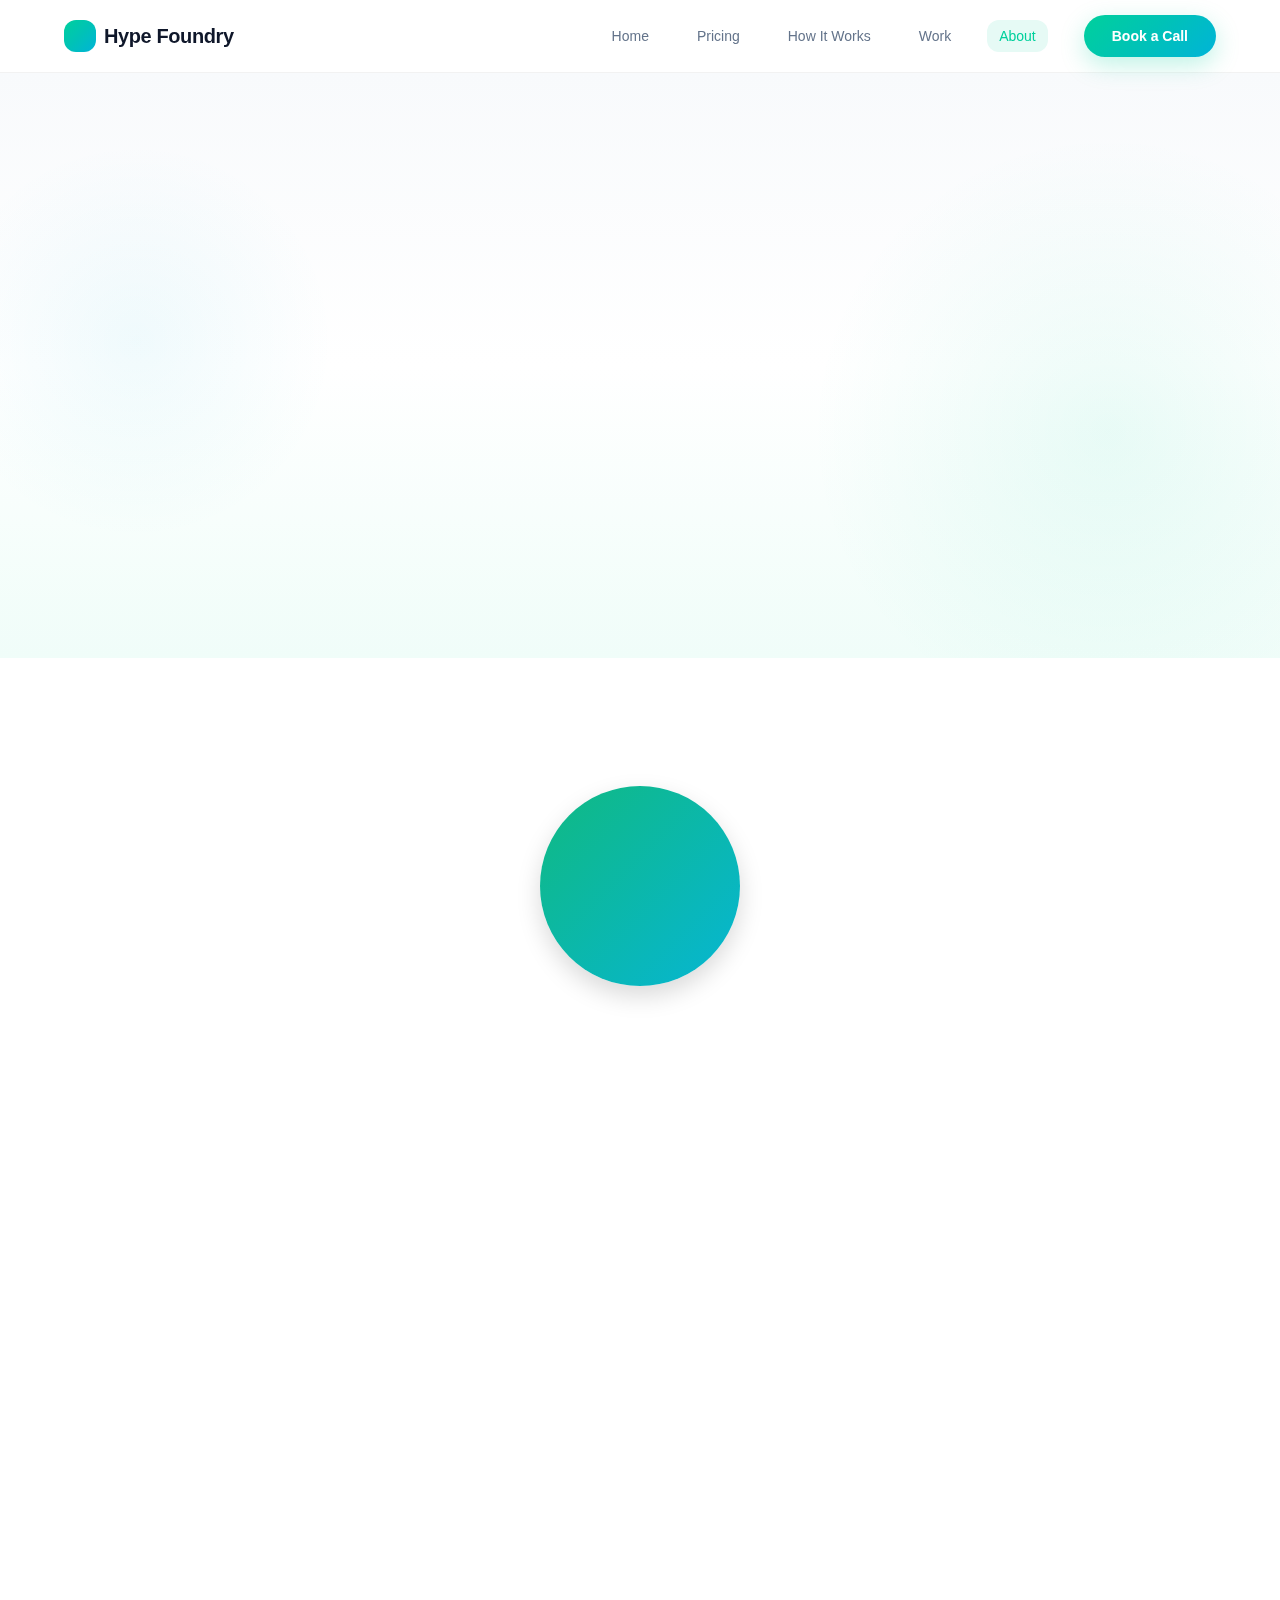
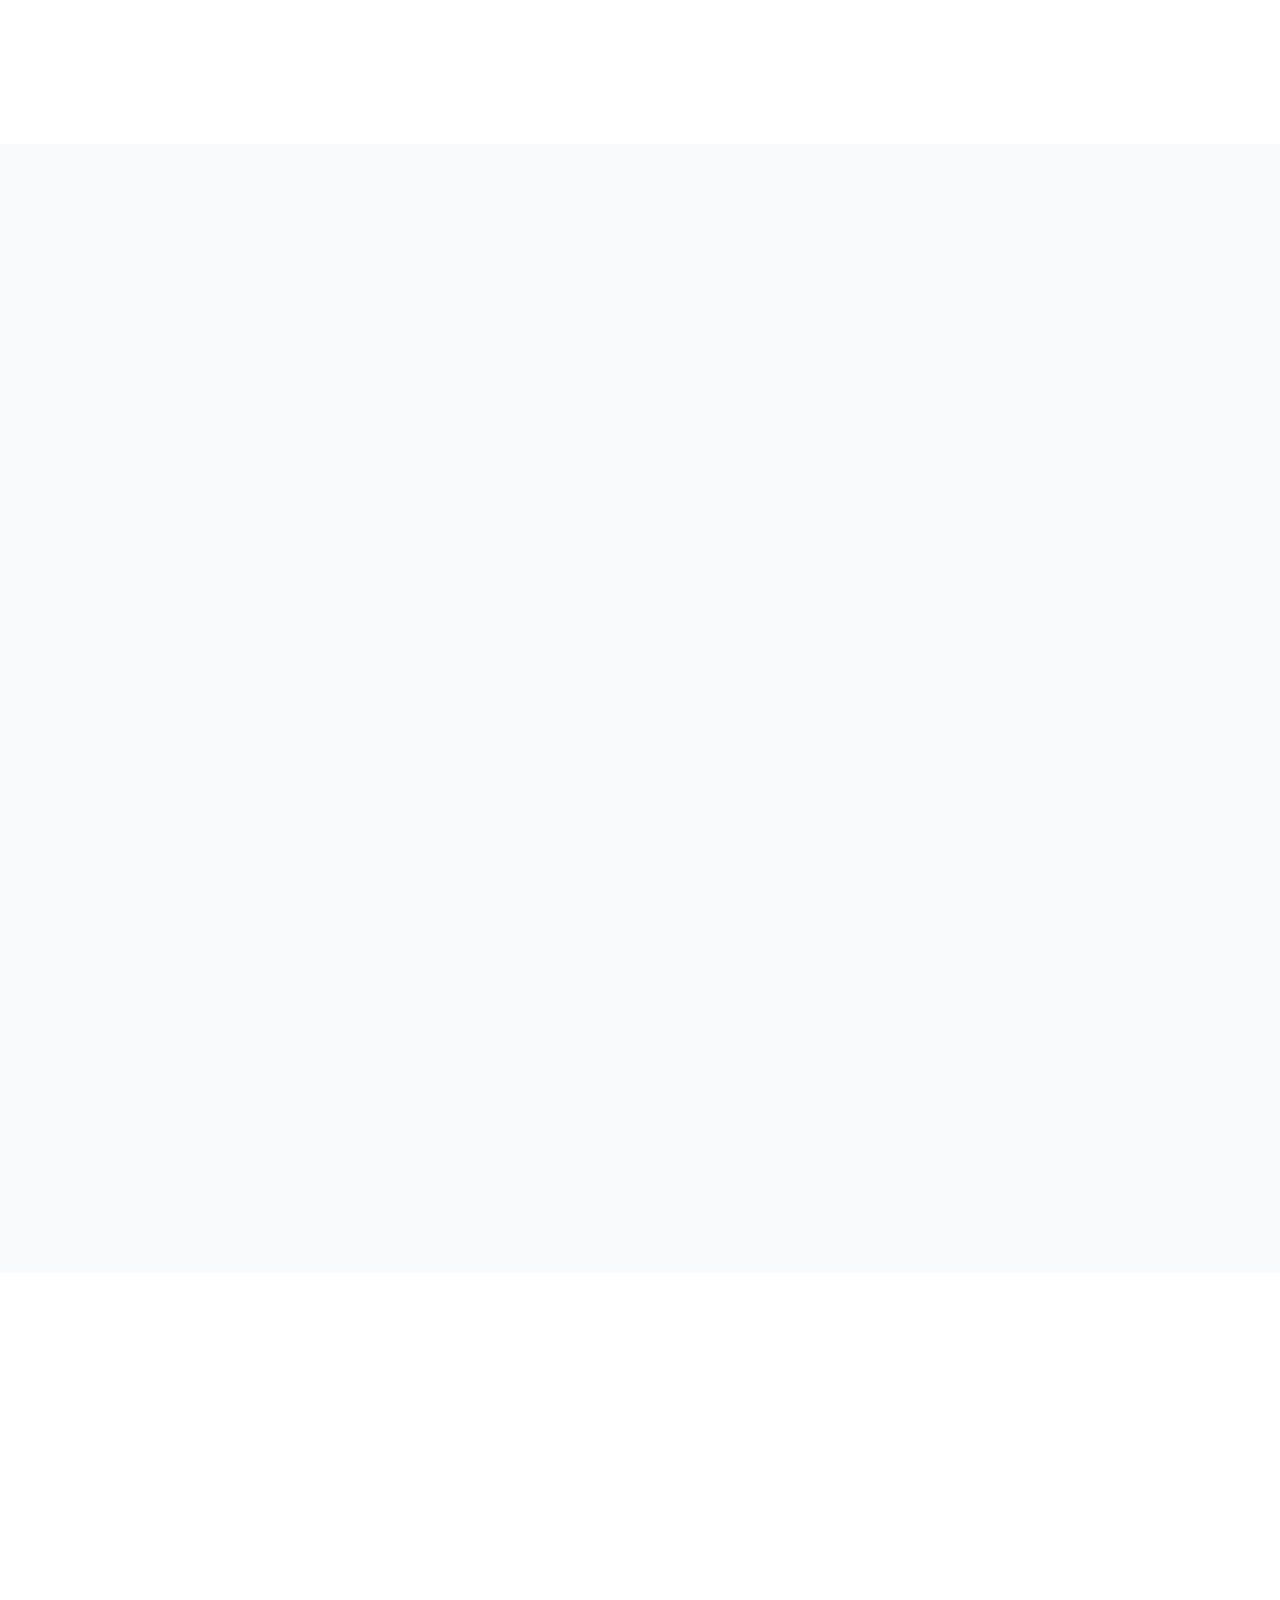
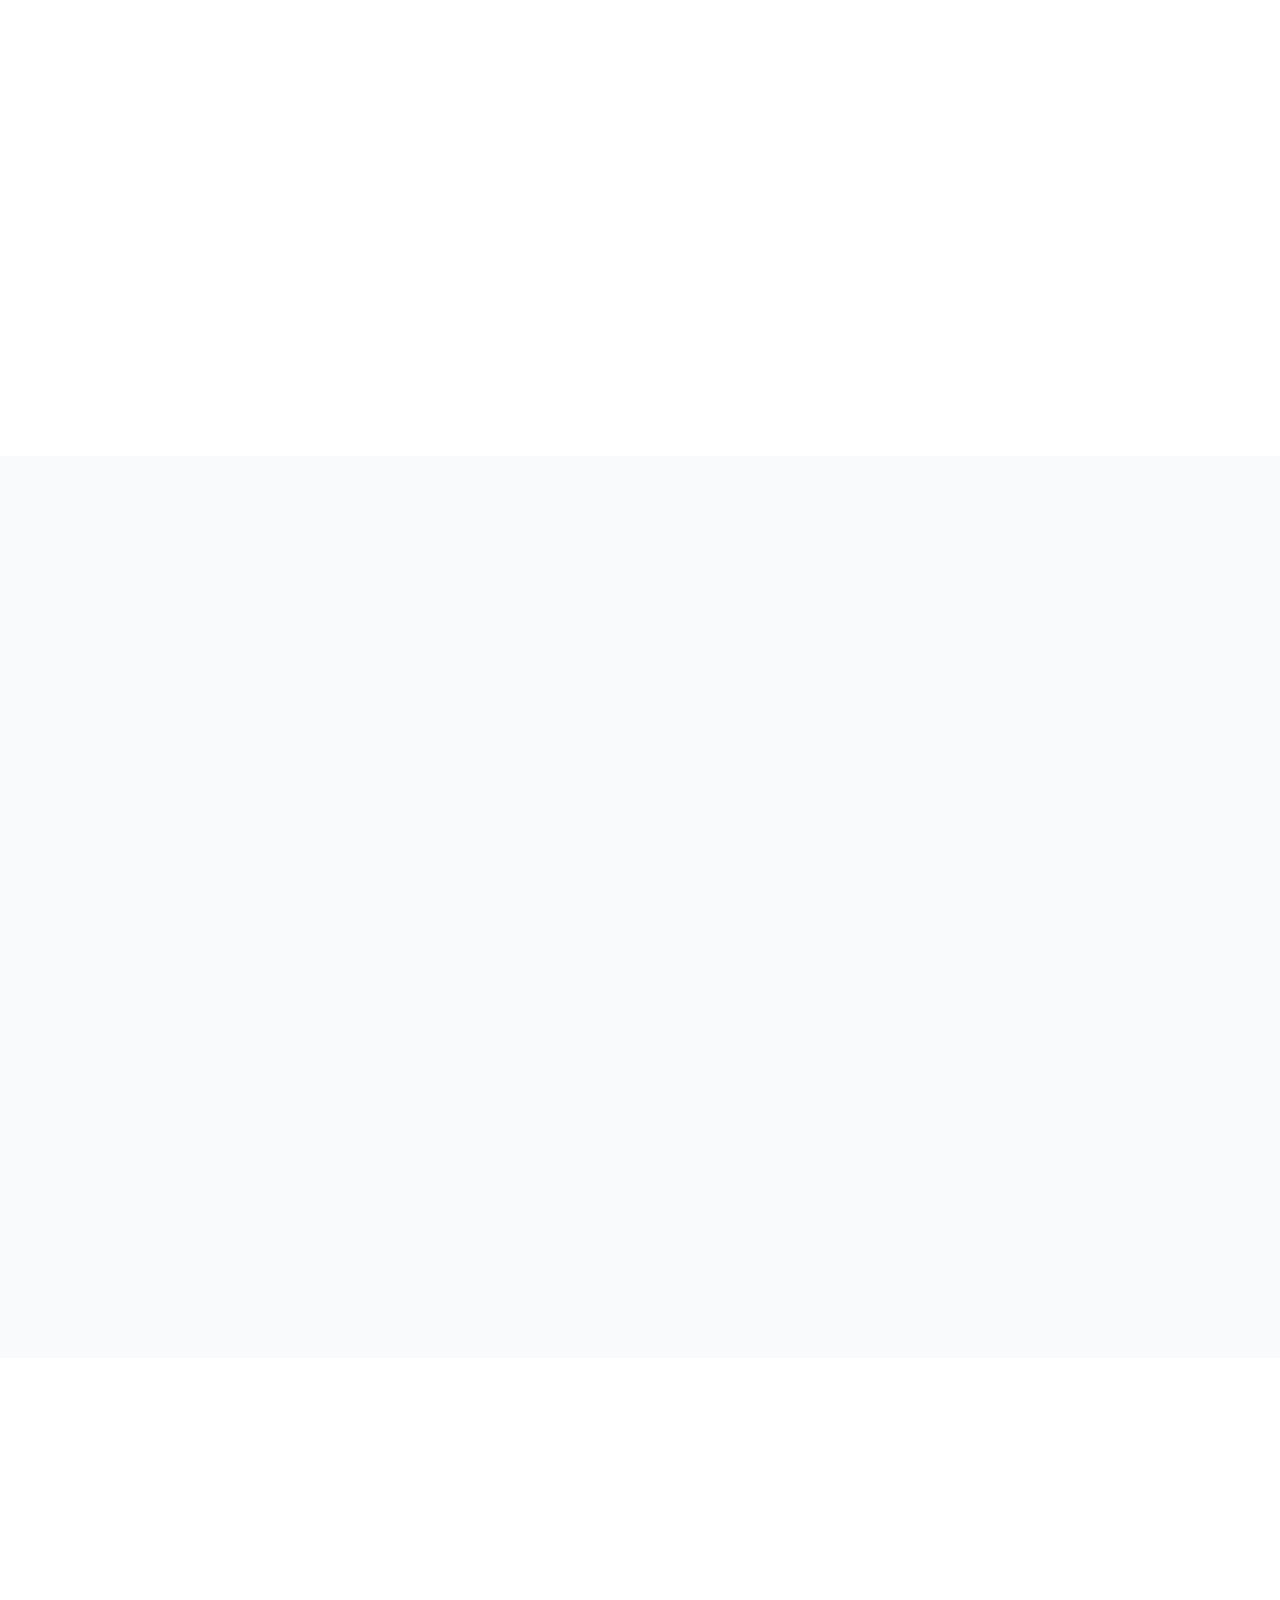
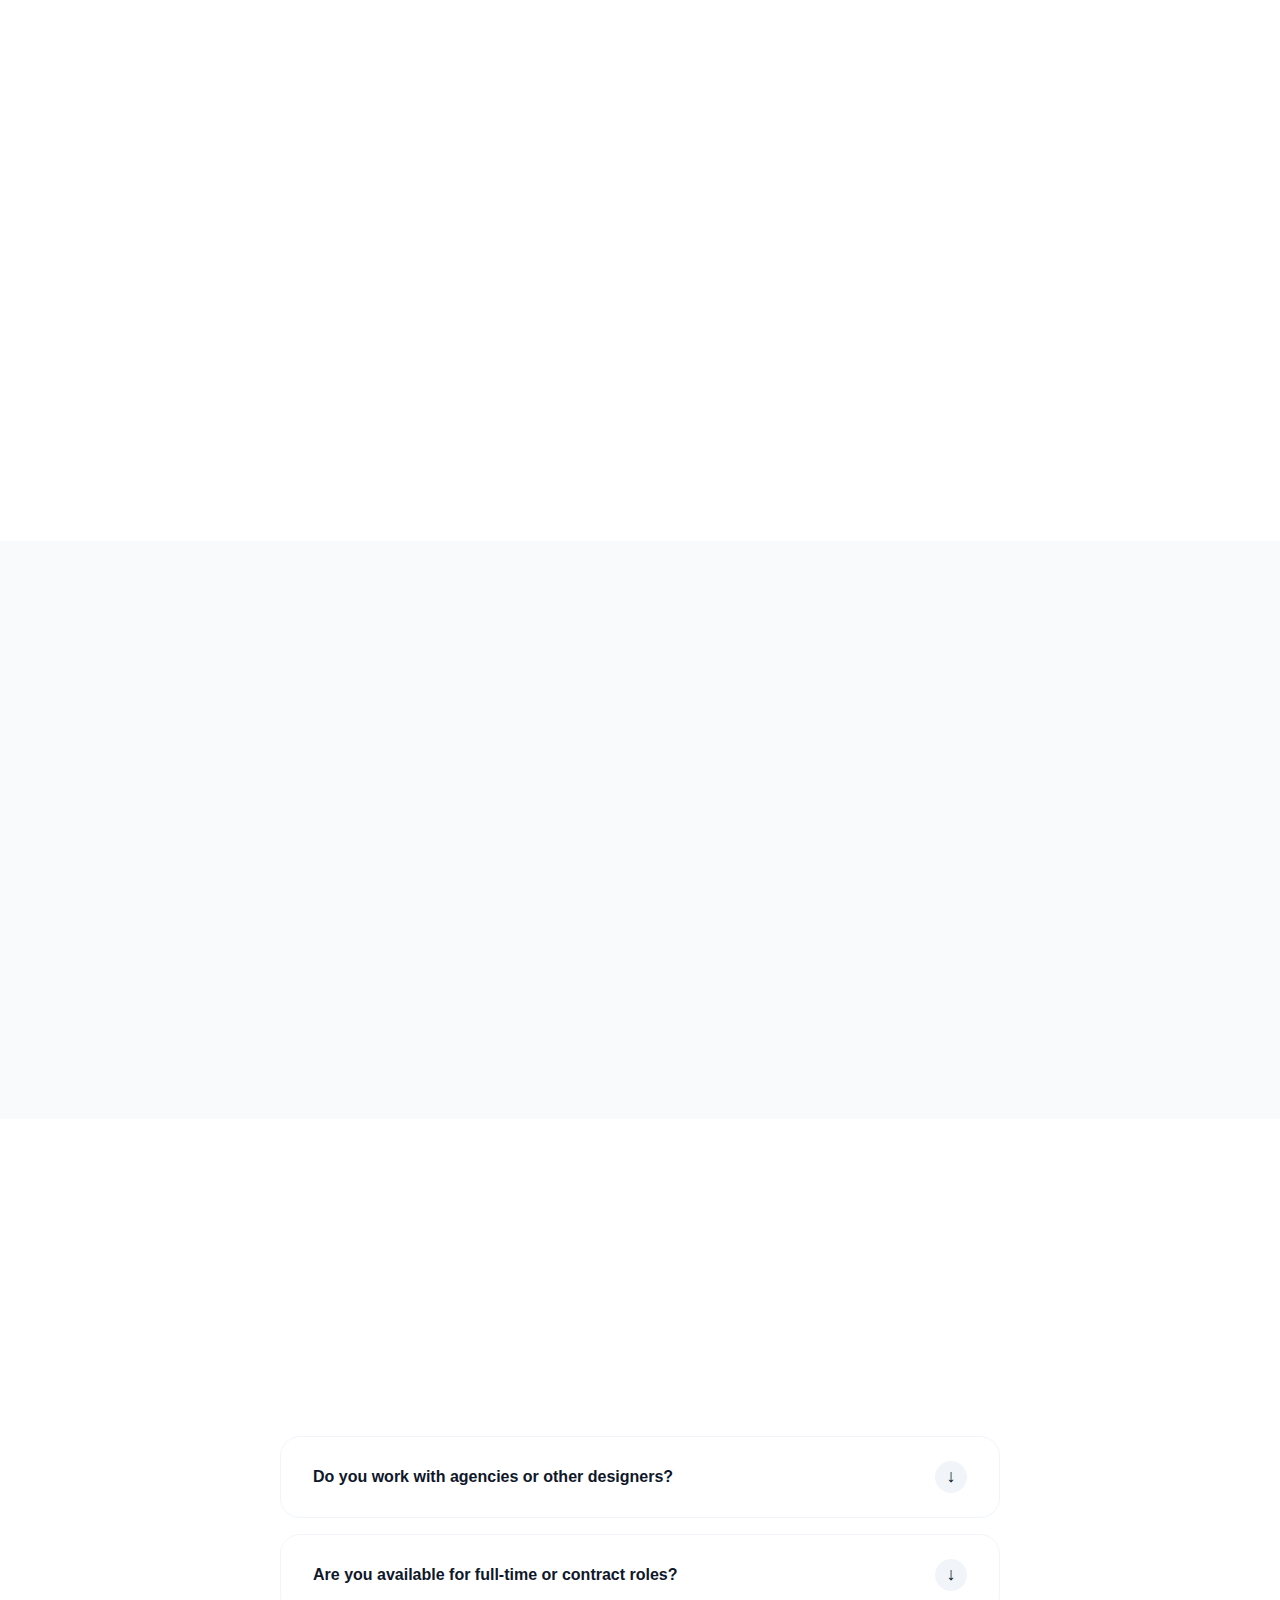
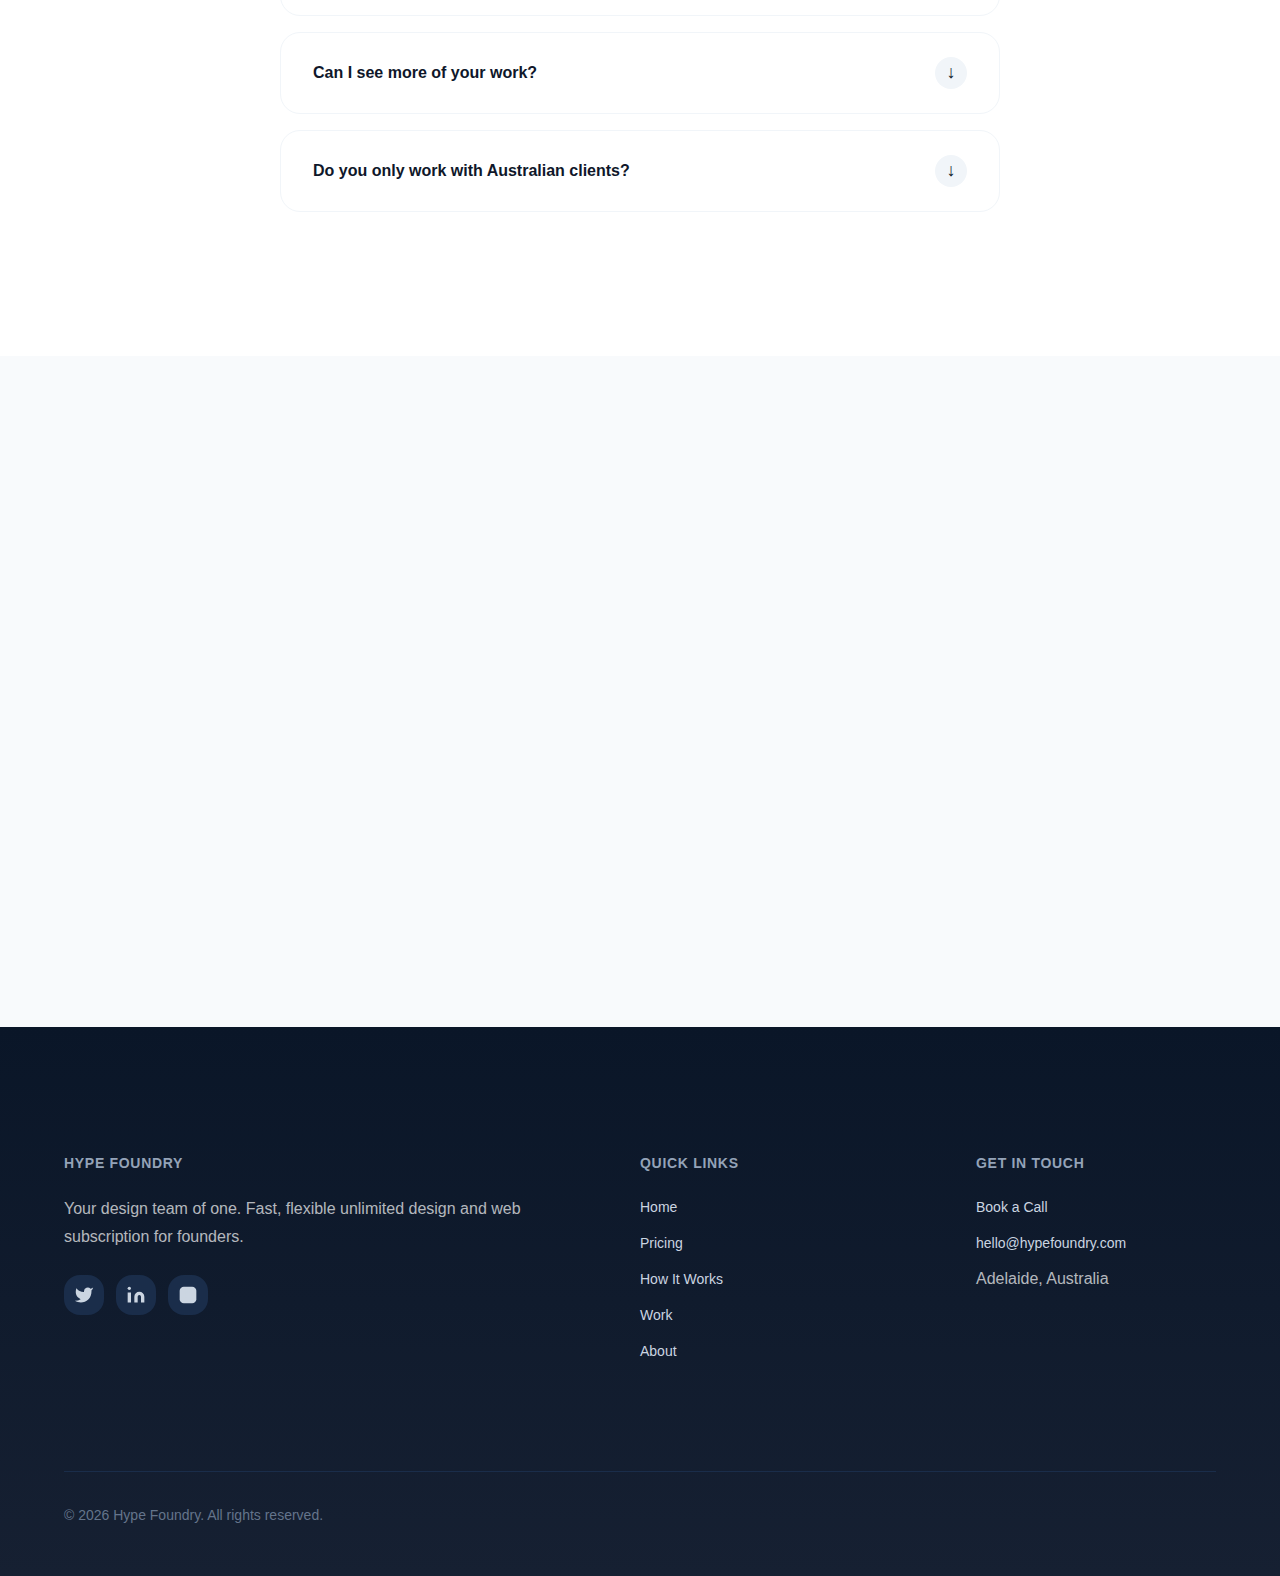
<file: about.html>
<!DOCTYPE html>
<html lang="en">
<head>
  <meta charset="UTF-8">
  <meta name="viewport" content="width=device-width, initial-scale=1.0">
  <meta name="description" content="Meet the founder of Hype Foundry. 12+ years experience. Adelaide-based. One-person studio helping founders build real products.">
  <meta name="keywords" content="design founder, Adelaide designer, freelance designer, design subscription founder">
  <meta name="author" content="Hype Foundry">

  <!-- Open Graph / Social Media -->
  <meta property="og:type" content="website">
  <meta property="og:url" content="https://hypefoundry.com/about">
  <meta property="og:title" content="About — Hype Foundry">
  <meta property="og:description" content="Meet the founder. 12+ years experience. Adelaide-based. Helping founders build real products.">
  <meta property="og:image" content="https://hypefoundry.com/assets/images/og-image.jpg">

  <!-- Twitter Card -->
  <meta name="twitter:card" content="summary_large_image">
  <meta name="twitter:url" content="https://hypefoundry.com/about">
  <meta name="twitter:title" content="About — Hype Foundry">
  <meta name="twitter:description" content="Meet the founder. 12+ years experience. Adelaide-based. Helping founders build real products.">
  <meta name="twitter:image" content="https://hypefoundry.com/assets/images/og-image.jpg">

  <title>About — Hype Foundry</title>

  <!-- Favicon -->
  <link rel="icon" type="image/svg+xml" href="/assets/images/favicon.svg">

  <!-- Fonts -->
  <link rel="preconnect" href="https://fonts.googleapis.com">
  <link rel="preconnect" href="https://fonts.gstatic.com" crossorigin>
  <link href="https://fonts.googleapis.com/css2?family=Inter:wght@400;500;600;700&display=swap" rel="stylesheet">

  <!-- Stylesheet -->
  <link rel="stylesheet" href="/css/styles.css">
</head>
<body>

  <!-- ================================
       NAVIGATION
       ================================ -->
  <header class="header">
    <nav class="nav">
      <a href="/index.html" class="nav__logo">Hype Foundry</a>

      <ul class="nav__menu">
        <li><a href="/index.html" class="nav__link">Home</a></li>
        <li><a href="/pricing.html" class="nav__link">Pricing</a></li>
        <li><a href="/how-it-works.html" class="nav__link">How It Works</a></li>
        <li><a href="/work.html" class="nav__link">Work</a></li>
        <li><a href="/about.html" class="nav__link">About</a></li>
        <li class="nav__cta">
          <a href="/contact.html" class="btn btn--primary">Book a Call</a>
        </li>
      </ul>

      <button class="nav__toggle" aria-label="Toggle navigation menu">
        <span></span>
        <span></span>
        <span></span>
      </button>
    </nav>
  </header>

  <!-- ================================
       HERO SECTION
       ================================ -->
  <section class="hero">
    <div class="container">
      <div class="hero__content" data-animate>
        <h1 class="hero__title">Hey, I'm the founder of Hype Foundry</h1>
        <p class="hero__subtitle">I've spent 12+ years helping founders bring their ideas to life. Now I'm packaging that experience into a simple, flexible design subscription.</p>
      </div>
    </div>
  </section>

  <!-- ================================
       MY STORY
       ================================ -->
  <section class="section">
    <div class="container">
      <div style="max-width: 800px; margin: 0 auto;">
        <!-- Photo Placeholder -->
        <div style="width: 200px; height: 200px; margin: 0 auto 3rem; border-radius: 50%; background: linear-gradient(135deg, #10B981 0%, #06B6D4 100%); box-shadow: 0 10px 25px rgba(0, 0, 0, 0.15);"></div>

        <div data-animate>
          <h2 style="font-size: 2rem; margin-bottom: 1.5rem; text-align: center;">My story</h2>

          <p style="font-size: 1.125rem; line-height: 1.75; color: #374151; margin-bottom: 1.5rem;">
            I started my design career in 2012, working in-house at startups and agencies across Australia. I've worked with solo founders, early-stage teams, and scale-ups — and I've seen the same pattern repeat: founders need good design, but hiring a full-time designer is expensive, and freelancers are unpredictable.
          </p>

          <p style="font-size: 1.125rem; line-height: 1.75; color: #374151; margin-bottom: 1.5rem;">
            So I built Hype Foundry to solve that problem. It's a simple subscription model that gives you access to a senior designer (me) without the overhead of hiring, managing, or hoping the freelancer replies to your email.
          </p>

          <p style="font-size: 1.125rem; line-height: 1.75; color: #374151; margin-bottom: 1.5rem;">
            I work with founders who are <strong>building something real</strong> — not chasing hype or fundraising theatre. You're pragmatic about spending, you value speed, and you don't have time for endless revisions or vague feedback loops.
          </p>

          <p style="font-size: 1.125rem; line-height: 1.75; color: #374151; margin-bottom: 1.5rem;">
            I'm based in Adelaide, Australia. I work Monday to Friday, ACDT timezone. All communication is async — no meetings, no status calls, just focused work.
          </p>

          <p style="font-size: 1.125rem; line-height: 1.75; color: #374151;">
            If that sounds like a good fit, <a href="/contact.html" style="color: #10B981; font-weight: 600;">book a call</a> and let's talk.
          </p>
        </div>
      </div>
    </div>
  </section>

  <!-- ================================
       WHY I BUILT THIS
       ================================ -->
  <section class="section section--grey">
    <div class="container">
      <div class="section-header" data-animate>
        <h2 class="section-header__title">Why I built Hype Foundry</h2>
        <p class="section-header__subtitle">The problem I'm solving.</p>
      </div>

      <div style="max-width: 800px; margin: 0 auto;">
        <div class="card mb-lg" data-animate>
          <h3 class="card__title">🚫 Hiring is expensive and risky</h3>
          <p class="card__description">
            A full-time senior designer costs $90k–$120k+ per year, plus super, leave, and onboarding. That's a huge commitment for an early-stage founder who might not need full-time design work yet.
          </p>
        </div>

        <div class="card mb-lg" data-animate>
          <h3 class="card__title">🎲 Freelancers are unpredictable</h3>
          <p class="card__description">
            Finding a good freelancer is hard. They're often juggling multiple clients, which means slow turnarounds, missed deadlines, and inconsistent quality. You spend more time managing than building.
          </p>
        </div>

        <div class="card mb-lg" data-animate>
          <h3 class="card__title">🤝 Agencies are overkill</h3>
          <p class="card__description">
            Agencies are expensive, have long lead times, and are built for big budgets. They're great if you're spending $50k on a rebrand, but not if you just need a landing page and some social graphics.
          </p>
        </div>

        <div class="card" data-animate>
          <h3 class="card__title">✅ Hype Foundry is the middle ground</h3>
          <p class="card__description">
            Unlimited design for a flat monthly fee. Fast turnaround. Consistent quality. Pause or cancel anytime. It's the best of hiring a designer, without the risk or overhead.
          </p>
        </div>
      </div>
    </div>
  </section>

  <!-- ================================
       WHAT I BELIEVE
       ================================ -->
  <section class="section">
    <div class="container">
      <div class="section-header" data-animate>
        <h2 class="section-header__title">What I believe</h2>
        <p class="section-header__subtitle">Some principles I work by.</p>
      </div>

      <div class="grid grid--2">
        <div class="card" data-animate>
          <h3 class="card__title">Speed matters</h3>
          <p class="card__description">
            Founders don't have time to wait weeks for feedback or approvals. I work fast so you can ship fast.
          </p>
        </div>

        <div class="card" data-animate>
          <h3 class="card__title">Good design is simple</h3>
          <p class="card__description">
            I'm not here to win awards. I'm here to make your brand look sharp and your product easy to use. No over-designed fluff.
          </p>
        </div>

        <div class="card" data-animate>
          <h3 class="card__title">No gatekeeping</h3>
          <p class="card__description">
            Design isn't magic. I explain my decisions, share my process, and make sure you understand why something works (or doesn't).
          </p>
        </div>

        <div class="card" data-animate>
          <h3 class="card__title">Founders come first</h3>
          <p class="card__description">
            I built this for founders building real products, not for enterprises or marketing teams. You get the attention and priority you deserve.
          </p>
        </div>
      </div>
    </div>
  </section>

  <!-- ================================
       EXPERIENCE
       ================================ -->
  <section class="section section--grey">
    <div class="container">
      <div class="section-header" data-animate>
        <h2 class="section-header__title">12+ years of experience</h2>
        <p class="section-header__subtitle">A quick look at my background.</p>
      </div>

      <div style="max-width: 700px; margin: 0 auto;">
        <div class="feature-list">
          <div class="feature-list__item" data-animate>
            <div class="feature-list__icon">🎨</div>
            <div class="feature-list__text">
              <strong style="color: #111827;">Senior Designer, 2012–Present</strong><br>
              Worked with startups, scale-ups, and agencies across SaaS, fintech, health, and e-commerce.
            </div>
          </div>

          <div class="feature-list__item" data-animate>
            <div class="feature-list__icon">🌐</div>
            <div class="feature-list__text">
              <strong style="color: #111827;">Web & Product Design</strong><br>
              Designed and shipped 50+ websites, landing pages, and product interfaces using Figma, Framer, and Webflow.
            </div>
          </div>

          <div class="feature-list__item" data-animate>
            <div class="feature-list__icon">📦</div>
            <div class="feature-list__text">
              <strong style="color: #111827;">Branding & Identity</strong><br>
              Created visual identities, brand guidelines, and design systems for 30+ companies.
            </div>
          </div>

          <div class="feature-list__item" data-animate>
            <div class="feature-list__icon">🚀</div>
            <div class="feature-list__text">
              <strong style="color: #111827;">Founder Experience</strong><br>
              I've worked closely with founders from idea stage to Series A. I understand your constraints and priorities.
            </div>
          </div>
        </div>
      </div>
    </div>
  </section>

  <!-- ================================
       TOOLS I USE
       ================================ -->
  <section class="section">
    <div class="container">
      <div class="section-header" data-animate>
        <h2 class="section-header__title">Tools I use</h2>
        <p class="section-header__subtitle">The tech stack that powers Hype Foundry.</p>
      </div>

      <div class="grid grid--4">
        <div class="card text-center" data-animate>
          <h3 class="card__title">Figma</h3>
          <p class="card__description">UI/UX design, prototyping, design systems</p>
        </div>

        <div class="card text-center" data-animate>
          <h3 class="card__title">Framer</h3>
          <p class="card__description">Website design and development</p>
        </div>

        <div class="card text-center" data-animate>
          <h3 class="card__title">Adobe CC</h3>
          <p class="card__description">Photoshop, Illustrator, InDesign</p>
        </div>

        <div class="card text-center" data-animate>
          <h3 class="card__title">Webflow</h3>
          <p class="card__description">CMS websites and landing pages</p>
        </div>

        <div class="card text-center" data-animate>
          <h3 class="card__title">Trello</h3>
          <p class="card__description">Request management and tracking</p>
        </div>

        <div class="card text-center" data-animate>
          <h3 class="card__title">Notion</h3>
          <p class="card__description">Alternative project management</p>
        </div>

        <div class="card text-center" data-animate>
          <h3 class="card__title">Loom</h3>
          <p class="card__description">Video walkthroughs and feedback</p>
        </div>

        <div class="card text-center" data-animate>
          <h3 class="card__title">Stripe</h3>
          <p class="card__description">Simple, transparent billing</p>
        </div>
      </div>
    </div>
  </section>

  <!-- ================================
       PERSONAL TOUCH
       ================================ -->
  <section class="section section--grey">
    <div class="container">
      <div style="max-width: 700px; margin: 0 auto; text-align: center;" data-animate>
        <h2 style="font-size: 2rem; margin-bottom: 1.5rem;">Based in Adelaide, Australia</h2>
        <p style="font-size: 1.125rem; line-height: 1.75; color: #374151; margin-bottom: 1.5rem;">
          I work from my home studio in Adelaide, South Australia. Monday to Friday, ACDT timezone. I'm a one-person operation — every project is handled by me personally.
        </p>
        <p style="font-size: 1.125rem; line-height: 1.75; color: #374151; margin-bottom: 2rem;">
          When I'm not designing, I'm probably reading, cycling, or exploring Adelaide's food scene. I'm a big believer in work-life balance, which is why I built Hype Foundry to be sustainable for both me and my clients.
        </p>
        <a href="/contact.html" class="btn btn--primary btn--large">Let's Work Together</a>
      </div>
    </div>
  </section>

  <!-- ================================
       FAQ
       ================================ -->
  <section class="section">
    <div class="container">
      <div class="section-header" data-animate>
        <h2 class="section-header__title">Questions about me?</h2>
        <p class="section-header__subtitle">Here are some common ones.</p>
      </div>

      <div class="faq">
        <!-- FAQ Item 1 -->
        <div class="faq__item">
          <button class="faq__question">
            <span>Do you work with agencies or other designers?</span>
            <span class="faq__icon">↓</span>
          </button>
          <div class="faq__answer">
            <div class="faq__answer-content">
              I occasionally collaborate with other designers or developers on larger projects, but every client project is handled by me personally. No outsourcing, no juniors.
            </div>
          </div>
        </div>

        <!-- FAQ Item 2 -->
        <div class="faq__item">
          <button class="faq__question">
            <span>Are you available for full-time or contract roles?</span>
            <span class="faq__icon">↓</span>
          </button>
          <div class="faq__answer">
            <div class="faq__answer-content">
              I'm fully committed to Hype Foundry and my subscription clients. I'm not looking for full-time or contract roles at the moment.
            </div>
          </div>
        </div>

        <!-- FAQ Item 3 -->
        <div class="faq__item">
          <button class="faq__question">
            <span>Can I see more of your work?</span>
            <span class="faq__icon">↓</span>
          </button>
          <div class="faq__answer">
            <div class="faq__answer-content">
              Check out the <a href="/work.html" style="color: #10B981; font-weight: 600;">work page</a> for recent projects. If you'd like to see specific examples related to your industry or project type, just ask during our call.
            </div>
          </div>
        </div>

        <!-- FAQ Item 4 -->
        <div class="faq__item">
          <button class="faq__question">
            <span>Do you only work with Australian clients?</span>
            <span class="faq__icon">↓</span>
          </button>
          <div class="faq__answer">
            <div class="faq__answer-content">
              No — I work with founders globally. Most of my clients are based in Australia, but I've worked with teams in the US, UK, Europe, and Asia. Timezone differences are managed through async communication.
            </div>
          </div>
        </div>
      </div>
    </div>
  </section>

  <!-- ================================
       FINAL CTA SECTION
       ================================ -->
  <section class="section section--grey">
    <div class="container">
      <div class="cta-section" data-animate>
        <h2 class="cta-section__title">Let's work together</h2>
        <p class="cta-section__description">Book a quick call to see if we're a good fit. No sales pitch, just a conversation.</p>
        <div style="display: flex; gap: 1rem; justify-content: center; flex-wrap: wrap;">
          <a href="/contact.html" class="btn btn--secondary btn--large">Book a Call</a>
          <a href="/pricing.html" class="btn btn--outline btn--large" style="color: white; border-color: white;">View Pricing</a>
        </div>
      </div>
    </div>
  </section>

  <!-- ================================
       FOOTER
       ================================ -->
  <footer class="footer">
    <div class="container">
      <div class="footer__content">
        <!-- About Section -->
        <div>
          <h3 class="footer__section-title">Hype Foundry</h3>
          <p style="color: rgba(255, 255, 255, 0.7); line-height: 1.75;">
            Your design team of one. Fast, flexible unlimited design and web subscription for founders.
          </p>
          <div class="footer__social mt-lg">
            <a href="https://twitter.com" class="footer__social-link" aria-label="Twitter">
              <svg width="20" height="20" fill="currentColor" viewBox="0 0 24 24"><path d="M23 3a10.9 10.9 0 01-3.14 1.53 4.48 4.48 0 00-7.86 3v1A10.66 10.66 0 013 4s-4 9 5 13a11.64 11.64 0 01-7 2c9 5 20 0 20-11.5a4.5 4.5 0 00-.08-.83A7.72 7.72 0 0023 3z"></path></svg>
            </a>
            <a href="https://linkedin.com" class="footer__social-link" aria-label="LinkedIn">
              <svg width="20" height="20" fill="currentColor" viewBox="0 0 24 24"><path d="M16 8a6 6 0 016 6v7h-4v-7a2 2 0 00-2-2 2 2 0 00-2 2v7h-4v-7a6 6 0 016-6zM2 9h4v12H2z"></path><circle cx="4" cy="4" r="2"></circle></svg>
            </a>
            <a href="https://instagram.com" class="footer__social-link" aria-label="Instagram">
              <svg width="20" height="20" fill="currentColor" viewBox="0 0 24 24"><rect x="2" y="2" width="20" height="20" rx="5" ry="5"></rect><path d="M16 11.37A4 4 0 1112.63 8 4 4 0 0116 11.37z"></path><line x1="17.5" y1="6.5" x2="17.51" y2="6.5"></line></svg>
            </a>
          </div>
        </div>

        <!-- Quick Links -->
        <div>
          <h3 class="footer__section-title">Quick Links</h3>
          <ul class="footer__nav">
            <li class="footer__nav-item"><a href="/index.html" class="footer__nav-link">Home</a></li>
            <li class="footer__nav-item"><a href="/pricing.html" class="footer__nav-link">Pricing</a></li>
            <li class="footer__nav-item"><a href="/how-it-works.html" class="footer__nav-link">How It Works</a></li>
            <li class="footer__nav-item"><a href="/work.html" class="footer__nav-link">Work</a></li>
            <li class="footer__nav-item"><a href="/about.html" class="footer__nav-link">About</a></li>
          </ul>
        </div>

        <!-- Contact -->
        <div>
          <h3 class="footer__section-title">Get in Touch</h3>
          <ul class="footer__nav">
            <li class="footer__nav-item"><a href="/contact.html" class="footer__nav-link">Book a Call</a></li>
            <li class="footer__nav-item"><a href="mailto:hello@hypefoundry.com" class="footer__nav-link">hello@hypefoundry.com</a></li>
            <li class="footer__nav-item" style="color: rgba(255, 255, 255, 0.7);">Adelaide, Australia</li>
          </ul>
        </div>
      </div>

      <div class="footer__bottom">
        <p>&copy; 2026 Hype Foundry. All rights reserved.</p>
      </div>
    </div>
  </footer>

  <!-- JavaScript -->
  <script src="/js/main.js"></script>

</body>
</html>
</file>
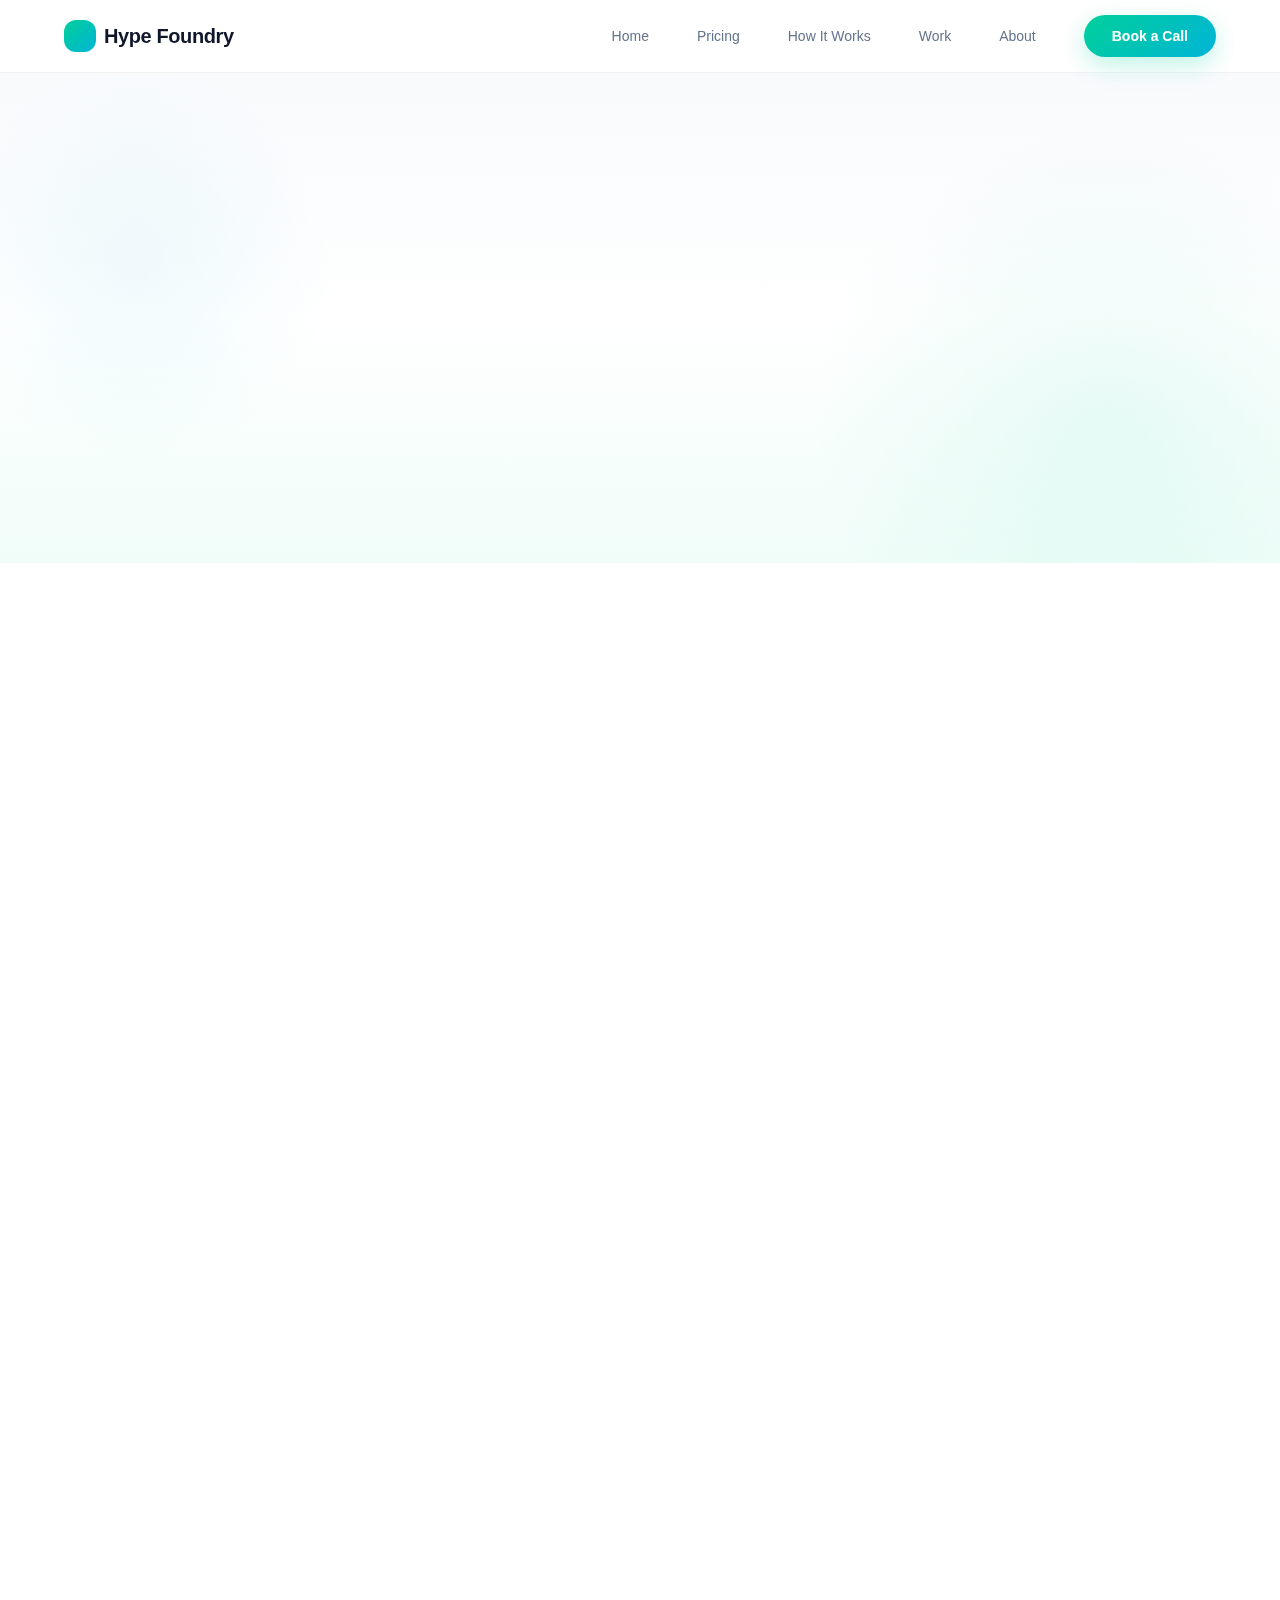
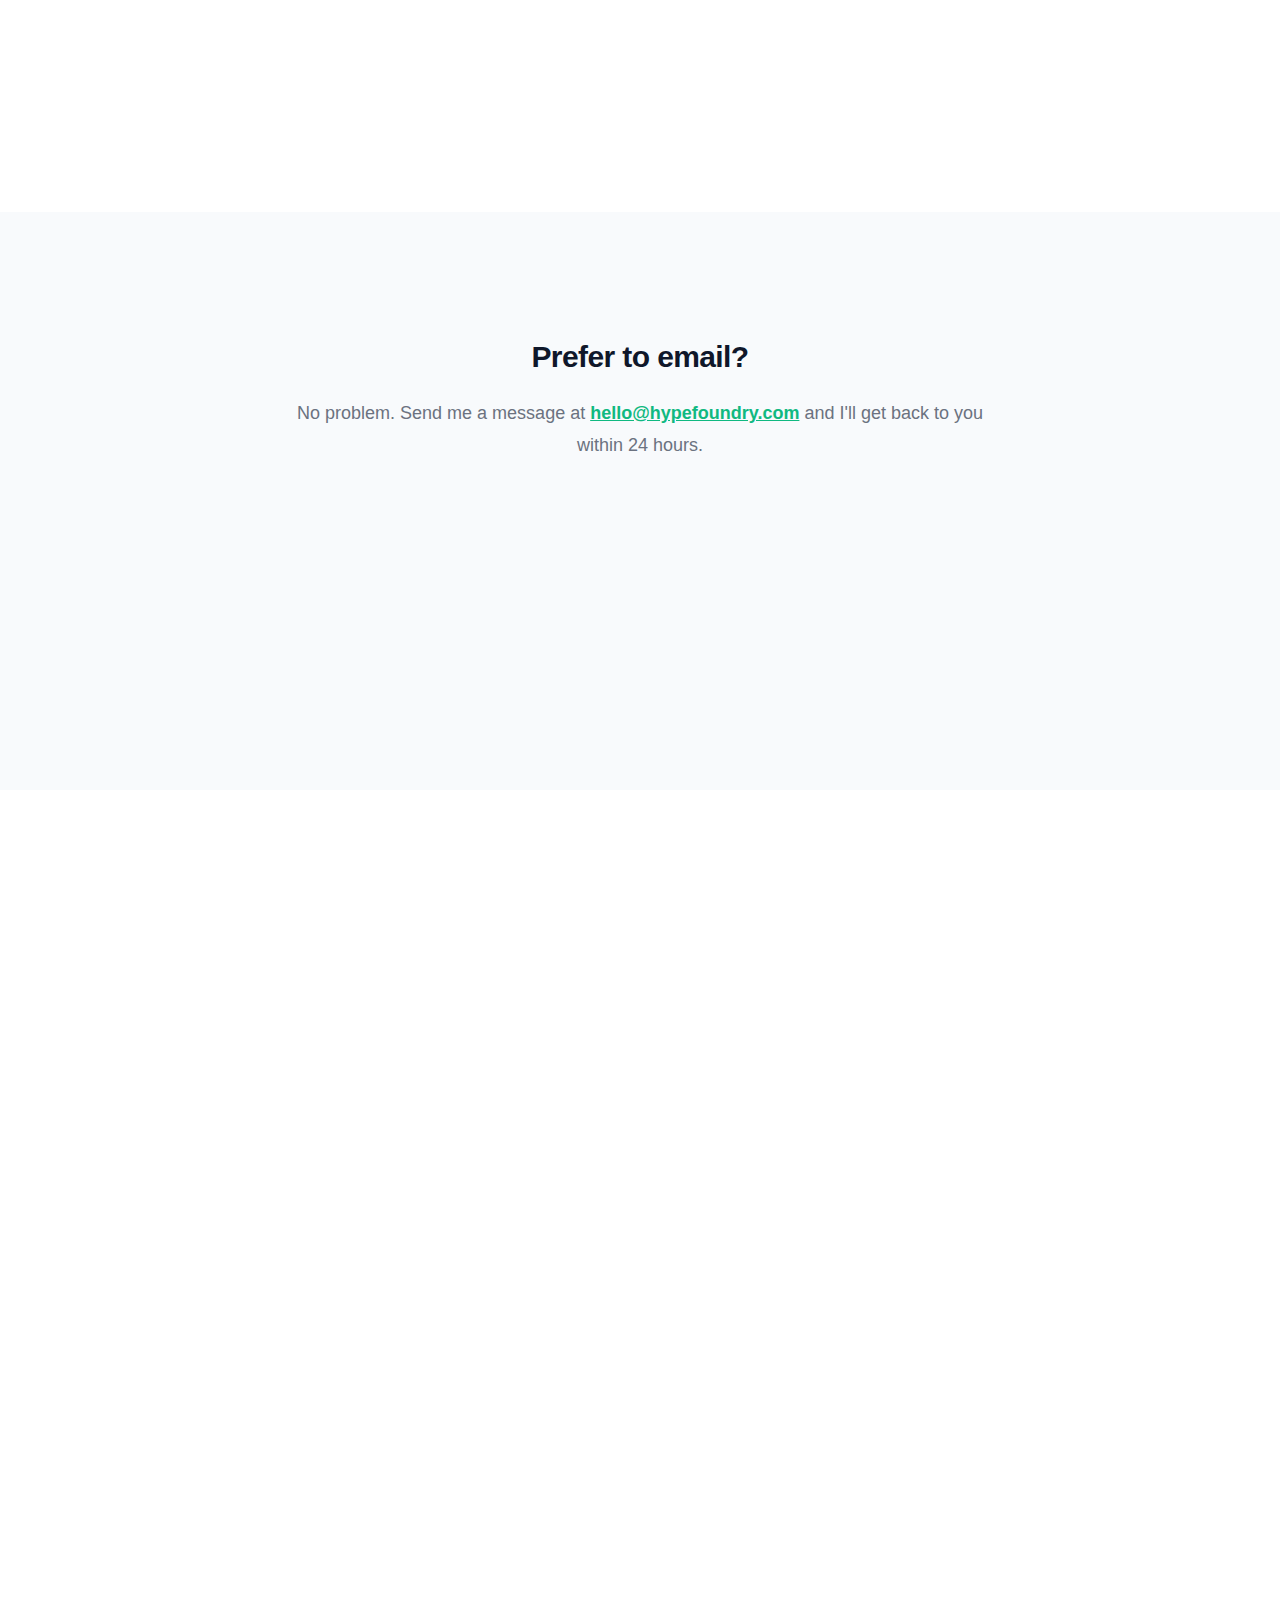
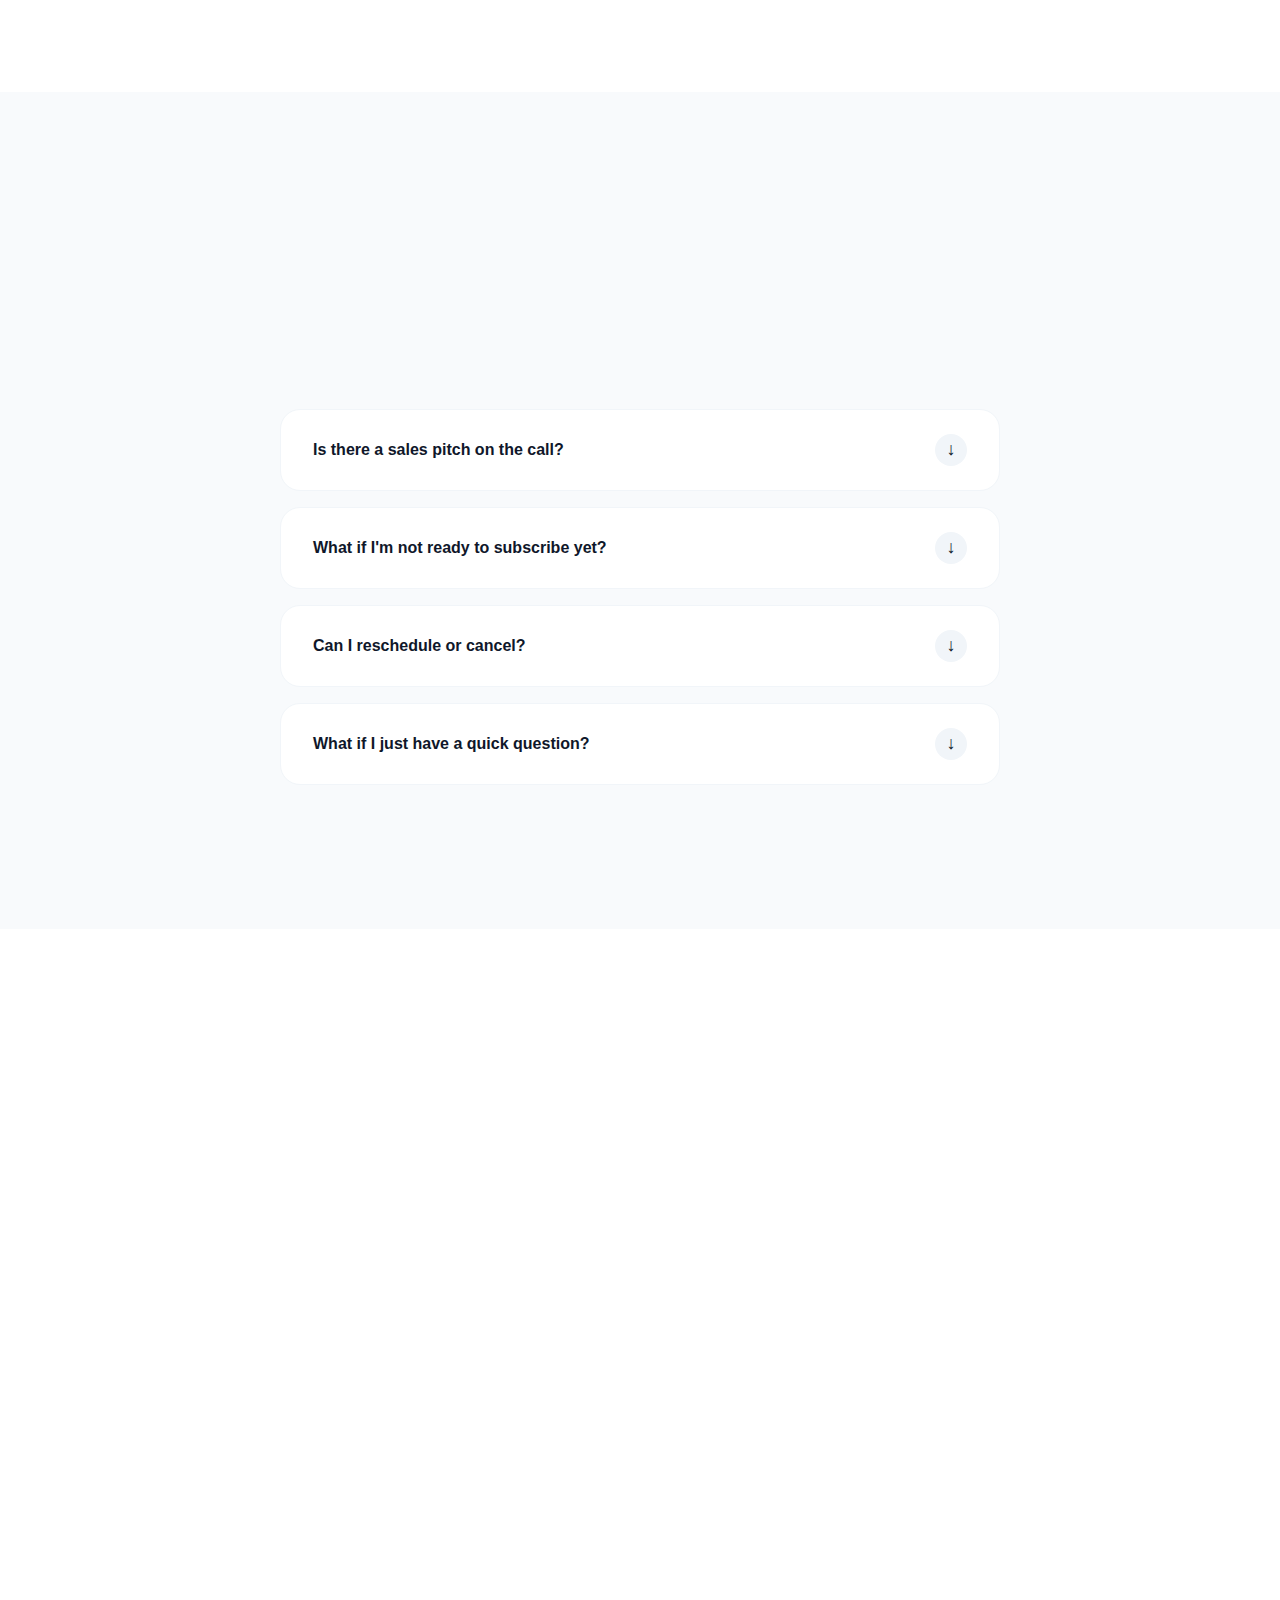
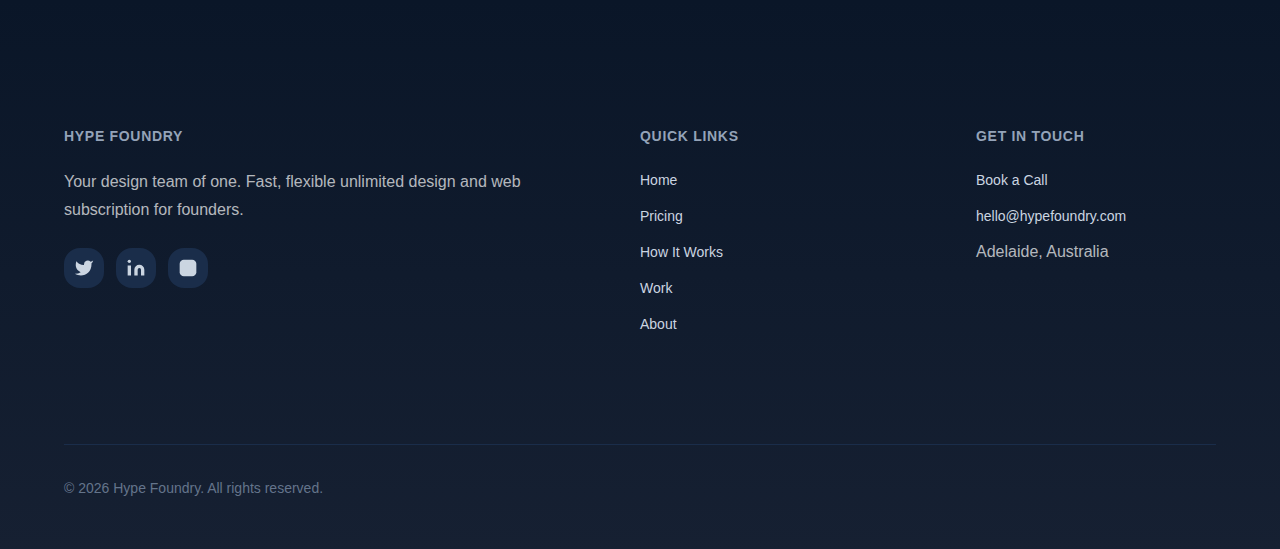
<file: contact.html>
<!DOCTYPE html>
<html lang="en">
<head>
  <meta charset="UTF-8">
  <meta name="viewport" content="width=device-width, initial-scale=1.0">
  <meta name="description" content="Book a call with Hype Foundry. No sales pitch, just a quick chat to see if we're a good fit.">
  <meta name="keywords" content="contact designer, book design call, design consultation">
  <meta name="author" content="Hype Foundry">

  <!-- Open Graph / Social Media -->
  <meta property="og:type" content="website">
  <meta property="og:url" content="https://hypefoundry.com/contact">
  <meta property="og:title" content="Contact — Hype Foundry">
  <meta property="og:description" content="Book a call. No sales pitch, just a conversation to see if we're a good fit.">
  <meta property="og:image" content="https://hypefoundry.com/assets/images/og-image.jpg">

  <!-- Twitter Card -->
  <meta name="twitter:card" content="summary_large_image">
  <meta name="twitter:url" content="https://hypefoundry.com/contact">
  <meta name="twitter:title" content="Contact — Hype Foundry">
  <meta name="twitter:description" content="Book a call. No sales pitch, just a conversation to see if we're a good fit.">
  <meta name="twitter:image" content="https://hypefoundry.com/assets/images/og-image.jpg">

  <title>Contact — Hype Foundry</title>

  <!-- Favicon -->
  <link rel="icon" type="image/svg+xml" href="/assets/images/favicon.svg">

  <!-- Fonts -->
  <link rel="preconnect" href="https://fonts.googleapis.com">
  <link rel="preconnect" href="https://fonts.gstatic.com" crossorigin>
  <link href="https://fonts.googleapis.com/css2?family=Inter:wght@400;500;600;700&display=swap" rel="stylesheet">

  <!-- Stylesheet -->
  <link rel="stylesheet" href="/css/styles.css">
</head>
<body>

  <!-- ================================
       NAVIGATION
       ================================ -->
  <header class="header">
    <nav class="nav">
      <a href="/index.html" class="nav__logo">Hype Foundry</a>

      <ul class="nav__menu">
        <li><a href="/index.html" class="nav__link">Home</a></li>
        <li><a href="/pricing.html" class="nav__link">Pricing</a></li>
        <li><a href="/how-it-works.html" class="nav__link">How It Works</a></li>
        <li><a href="/work.html" class="nav__link">Work</a></li>
        <li><a href="/about.html" class="nav__link">About</a></li>
        <li class="nav__cta">
          <a href="/contact.html" class="btn btn--primary">Book a Call</a>
        </li>
      </ul>

      <button class="nav__toggle" aria-label="Toggle navigation menu">
        <span></span>
        <span></span>
        <span></span>
      </button>
    </nav>
  </header>

  <!-- ================================
       HERO SECTION
       ================================ -->
  <section class="hero">
    <div class="container">
      <div class="hero__content" data-animate>
        <h1 class="hero__title">Let's talk</h1>
        <p class="hero__subtitle">Book a quick 15-minute call to see if we're a good fit. No sales pitch, just a conversation about your needs.</p>
      </div>
    </div>
  </section>

  <!-- ================================
       CAL.COM EMBED SECTION
       ================================ -->
  <section class="section">
    <div class="container">
      <div style="max-width: 900px; margin: 0 auto;">

        <!-- Reassurance Copy -->
        <div style="text-align: center; margin-bottom: 3rem;" data-animate>
          <h2 style="font-size: 1.5rem; margin-bottom: 1rem; color: #111827;">What to expect</h2>
          <p style="font-size: 1.125rem; color: #6B7280; line-height: 1.75; max-width: 600px; margin: 0 auto;">
            This is a relaxed, no-pressure conversation. I'll ask about your project, answer any questions you have, and let you know if Hype Foundry is a good fit for what you need.
          </p>
        </div>

        <!-- Cal.com Embed Container -->
        <div class="cal-embed" data-animate>
          <!--
            HOW TO INTEGRATE CAL.COM:

            Option 1: Inline Embed (Recommended)
            Replace the iframe src with your Cal.com booking link
          -->
          <iframe
            src="https://cal.com/hypefoundry/intro"
            width="100%"
            height="800"
            frameborder="0"
            style="border-radius: 12px; background: white;"
            allow="camera; microphone; autoplay; display-capture; clipboard-write"
          ></iframe>

          <!--
            Option 2: Cal.com Embed Script (Alternative)
            Uncomment the code below and comment out the iframe above if you prefer the official embed script

            <div
              data-cal-link="hypefoundry/intro"
              data-cal-config='{"layout":"month_view"}'
              style="width:100%;height:100%;overflow:scroll"
            ></div>

            <script type="text/javascript">
              (function (C, A, L) {
                let p = function (a, ar) {
                  a.q.push(ar);
                };
                let d = C.document;
                C.Cal = C.Cal || function () {
                  let cal = C.Cal;
                  let ar = arguments;
                  if (!cal.loaded) {
                    cal.ns = {};
                    cal.q = cal.q || [];
                    d.head.appendChild(d.createElement("script")).src = A;
                    cal.loaded = true;
                  }
                  if (ar[0] === L) {
                    const api = function () {
                      p(api, arguments);
                    };
                    const namespace = ar[1];
                    api.q = api.q || [];
                    typeof namespace === "string" ? (cal.ns[namespace] = api) && p(api, ar) : p(cal, ar);
                    return;
                  }
                  p(cal, ar);
                };
              })(window, "https://app.cal.com/embed/embed.js", "init");
              Cal("init", {origin:"https://cal.com"});
            </script>
          -->
        </div>

      </div>
    </div>
  </section>

  <!-- ================================
       ALTERNATIVE CONTACT OPTIONS
       ================================ -->
  <section class="section section--grey">
    <div class="container">
      <div style="max-width: 700px; margin: 0 auto; text-align: center;">
        <h2 style="font-size: 1.875rem; margin-bottom: 1.5rem;">Prefer to email?</h2>
        <p style="font-size: 1.125rem; color: #6B7280; line-height: 1.75; margin-bottom: 2rem;">
          No problem. Send me a message at <a href="mailto:hello@hypefoundry.com" style="color: #10B981; font-weight: 600; text-decoration: underline;">hello@hypefoundry.com</a> and I'll get back to you within 24 hours.
        </p>

        <div class="grid grid--2" style="margin-top: 3rem;">
          <div class="card" data-animate>
            <h3 class="card__title">📧 Email</h3>
            <p class="card__description">
              <a href="mailto:hello@hypefoundry.com" style="color: #10B981; font-weight: 600;">hello@hypefoundry.com</a>
            </p>
          </div>

          <div class="card" data-animate>
            <h3 class="card__title">📍 Location</h3>
            <p class="card__description">
              Adelaide, South Australia<br>
              ACDT Timezone (UTC+10:30)
            </p>
          </div>
        </div>
      </div>
    </div>
  </section>

  <!-- ================================
       WHAT HAPPENS NEXT
       ================================ -->
  <section class="section">
    <div class="container">
      <div class="section-header" data-animate>
        <h2 class="section-header__title">What happens after you book?</h2>
        <p class="section-header__subtitle">Here's what to expect once you've scheduled a call.</p>
      </div>

      <div style="max-width: 700px; margin: 0 auto;">
        <div class="feature-list">
          <div class="feature-list__item" data-animate>
            <div class="feature-list__icon">1</div>
            <div class="feature-list__text">
              <strong style="color: #111827;">You'll receive a calendar invite</strong><br>
              With a Zoom or Google Meet link (your choice). No need to download anything.
            </div>
          </div>

          <div class="feature-list__item" data-animate>
            <div class="feature-list__icon">2</div>
            <div class="feature-list__text">
              <strong style="color: #111827;">We'll have a 15-minute chat</strong><br>
              I'll ask about your project, goals, and timeline. You can ask me anything about how Hype Foundry works.
            </div>
          </div>

          <div class="feature-list__item" data-animate>
            <div class="feature-list__icon">3</div>
            <div class="feature-list__text">
              <strong style="color: #111827;">I'll let you know if it's a fit</strong><br>
              If I think Hype Foundry can help, I'll send you a subscription link. If not, I'll tell you honestly and point you in the right direction.
            </div>
          </div>

          <div class="feature-list__item" data-animate>
            <div class="feature-list__icon">4</div>
            <div class="feature-list__text">
              <strong style="color: #111827;">You subscribe and we get started</strong><br>
              Once you subscribe, you'll get instant access to your request board and can start adding requests right away.
            </div>
          </div>
        </div>
      </div>
    </div>
  </section>

  <!-- ================================
       FAQ
       ================================ -->
  <section class="section section--grey">
    <div class="container">
      <div class="section-header" data-animate>
        <h2 class="section-header__title">Quick questions</h2>
        <p class="section-header__subtitle">Before you book a call.</p>
      </div>

      <div class="faq">
        <!-- FAQ Item 1 -->
        <div class="faq__item">
          <button class="faq__question">
            <span>Is there a sales pitch on the call?</span>
            <span class="faq__icon">↓</span>
          </button>
          <div class="faq__answer">
            <div class="faq__answer-content">
              No. This is a conversation to see if we're a good fit. I'll ask about your needs, answer your questions, and be honest if I think Hype Foundry isn't right for you.
            </div>
          </div>
        </div>

        <!-- FAQ Item 2 -->
        <div class="faq__item">
          <button class="faq__question">
            <span>What if I'm not ready to subscribe yet?</span>
            <span class="faq__icon">↓</span>
          </button>
          <div class="faq__answer">
            <div class="faq__answer-content">
              That's fine. The call is just to chat and answer questions. There's no pressure to sign up immediately.
            </div>
          </div>
        </div>

        <!-- FAQ Item 3 -->
        <div class="faq__item">
          <button class="faq__question">
            <span>Can I reschedule or cancel?</span>
            <span class="faq__icon">↓</span>
          </button>
          <div class="faq__answer">
            <div class="faq__answer-content">
              Yes, you can reschedule or cancel anytime through the calendar invite or Cal.com link.
            </div>
          </div>
        </div>

        <!-- FAQ Item 4 -->
        <div class="faq__item">
          <button class="faq__question">
            <span>What if I just have a quick question?</span>
            <span class="faq__icon">↓</span>
          </button>
          <div class="faq__answer">
            <div class="faq__answer-content">
              Email me at <a href="mailto:hello@hypefoundry.com" style="color: #10B981; font-weight: 600;">hello@hypefoundry.com</a> and I'll reply within 24 hours.
            </div>
          </div>
        </div>
      </div>
    </div>
  </section>

  <!-- ================================
       CTA SECTION
       ================================ -->
  <section class="section">
    <div class="container">
      <div class="cta-section" data-animate>
        <h2 class="cta-section__title">Ready to subscribe?</h2>
        <p class="cta-section__description">Skip the call and get started today. Subscribe now and get your first request in within minutes.</p>
        <div style="display: flex; gap: 1rem; justify-content: center; flex-wrap: wrap;">
          <a href="/pricing.html" class="btn btn--secondary btn--large">View Pricing</a>
          <a href="/how-it-works.html" class="btn btn--outline btn--large" style="color: white; border-color: white;">How It Works</a>
        </div>
      </div>
    </div>
  </section>

  <!-- ================================
       FOOTER
       ================================ -->
  <footer class="footer">
    <div class="container">
      <div class="footer__content">
        <!-- About Section -->
        <div>
          <h3 class="footer__section-title">Hype Foundry</h3>
          <p style="color: rgba(255, 255, 255, 0.7); line-height: 1.75;">
            Your design team of one. Fast, flexible unlimited design and web subscription for founders.
          </p>
          <div class="footer__social mt-lg">
            <a href="https://twitter.com" class="footer__social-link" aria-label="Twitter">
              <svg width="20" height="20" fill="currentColor" viewBox="0 0 24 24"><path d="M23 3a10.9 10.9 0 01-3.14 1.53 4.48 4.48 0 00-7.86 3v1A10.66 10.66 0 013 4s-4 9 5 13a11.64 11.64 0 01-7 2c9 5 20 0 20-11.5a4.5 4.5 0 00-.08-.83A7.72 7.72 0 0023 3z"></path></svg>
            </a>
            <a href="https://linkedin.com" class="footer__social-link" aria-label="LinkedIn">
              <svg width="20" height="20" fill="currentColor" viewBox="0 0 24 24"><path d="M16 8a6 6 0 016 6v7h-4v-7a2 2 0 00-2-2 2 2 0 00-2 2v7h-4v-7a6 6 0 016-6zM2 9h4v12H2z"></path><circle cx="4" cy="4" r="2"></circle></svg>
            </a>
            <a href="https://instagram.com" class="footer__social-link" aria-label="Instagram">
              <svg width="20" height="20" fill="currentColor" viewBox="0 0 24 24"><rect x="2" y="2" width="20" height="20" rx="5" ry="5"></rect><path d="M16 11.37A4 4 0 1112.63 8 4 4 0 0116 11.37z"></path><line x1="17.5" y1="6.5" x2="17.51" y2="6.5"></line></svg>
            </a>
          </div>
        </div>

        <!-- Quick Links -->
        <div>
          <h3 class="footer__section-title">Quick Links</h3>
          <ul class="footer__nav">
            <li class="footer__nav-item"><a href="/index.html" class="footer__nav-link">Home</a></li>
            <li class="footer__nav-item"><a href="/pricing.html" class="footer__nav-link">Pricing</a></li>
            <li class="footer__nav-item"><a href="/how-it-works.html" class="footer__nav-link">How It Works</a></li>
            <li class="footer__nav-item"><a href="/work.html" class="footer__nav-link">Work</a></li>
            <li class="footer__nav-item"><a href="/about.html" class="footer__nav-link">About</a></li>
          </ul>
        </div>

        <!-- Contact -->
        <div>
          <h3 class="footer__section-title">Get in Touch</h3>
          <ul class="footer__nav">
            <li class="footer__nav-item"><a href="/contact.html" class="footer__nav-link">Book a Call</a></li>
            <li class="footer__nav-item"><a href="mailto:hello@hypefoundry.com" class="footer__nav-link">hello@hypefoundry.com</a></li>
            <li class="footer__nav-item" style="color: rgba(255, 255, 255, 0.7);">Adelaide, Australia</li>
          </ul>
        </div>
      </div>

      <div class="footer__bottom">
        <p>&copy; 2026 Hype Foundry. All rights reserved.</p>
      </div>
    </div>
  </footer>

  <!-- JavaScript -->
  <script src="/js/main.js"></script>

</body>
</html>
</file>
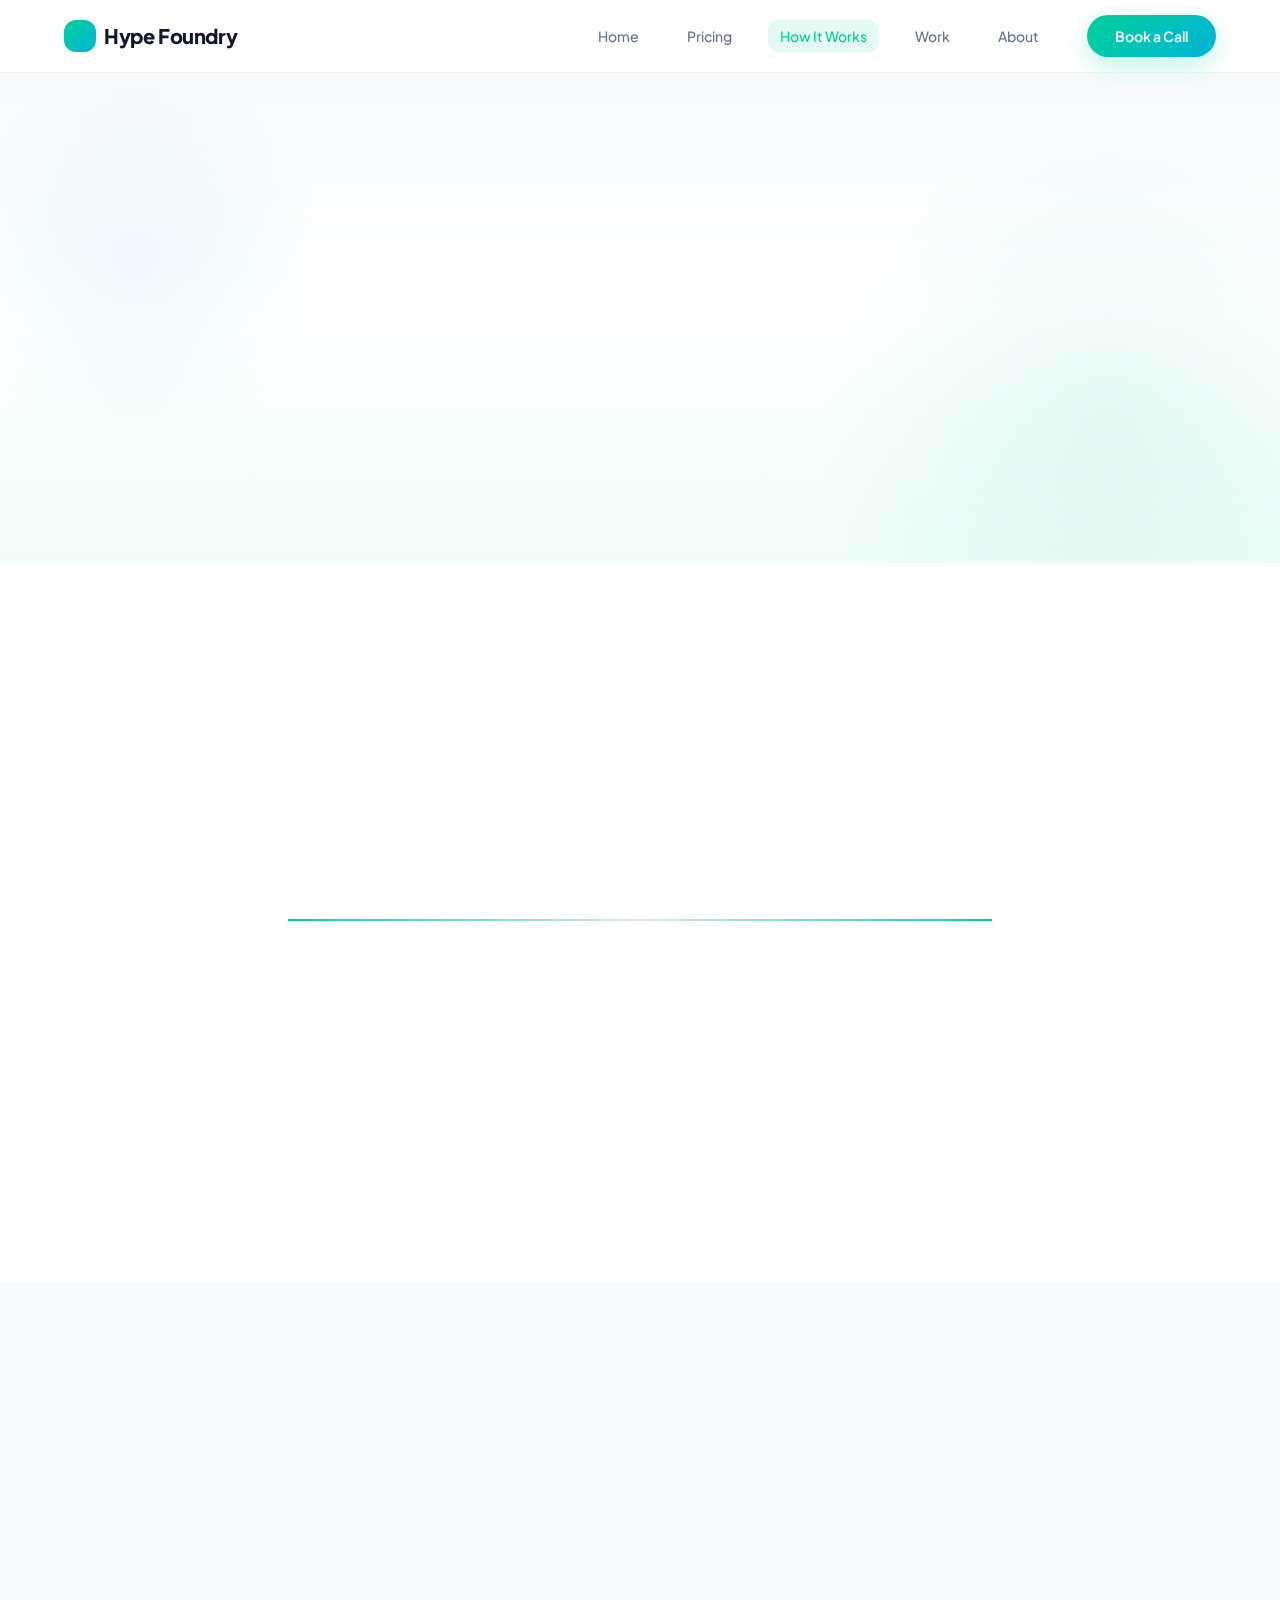
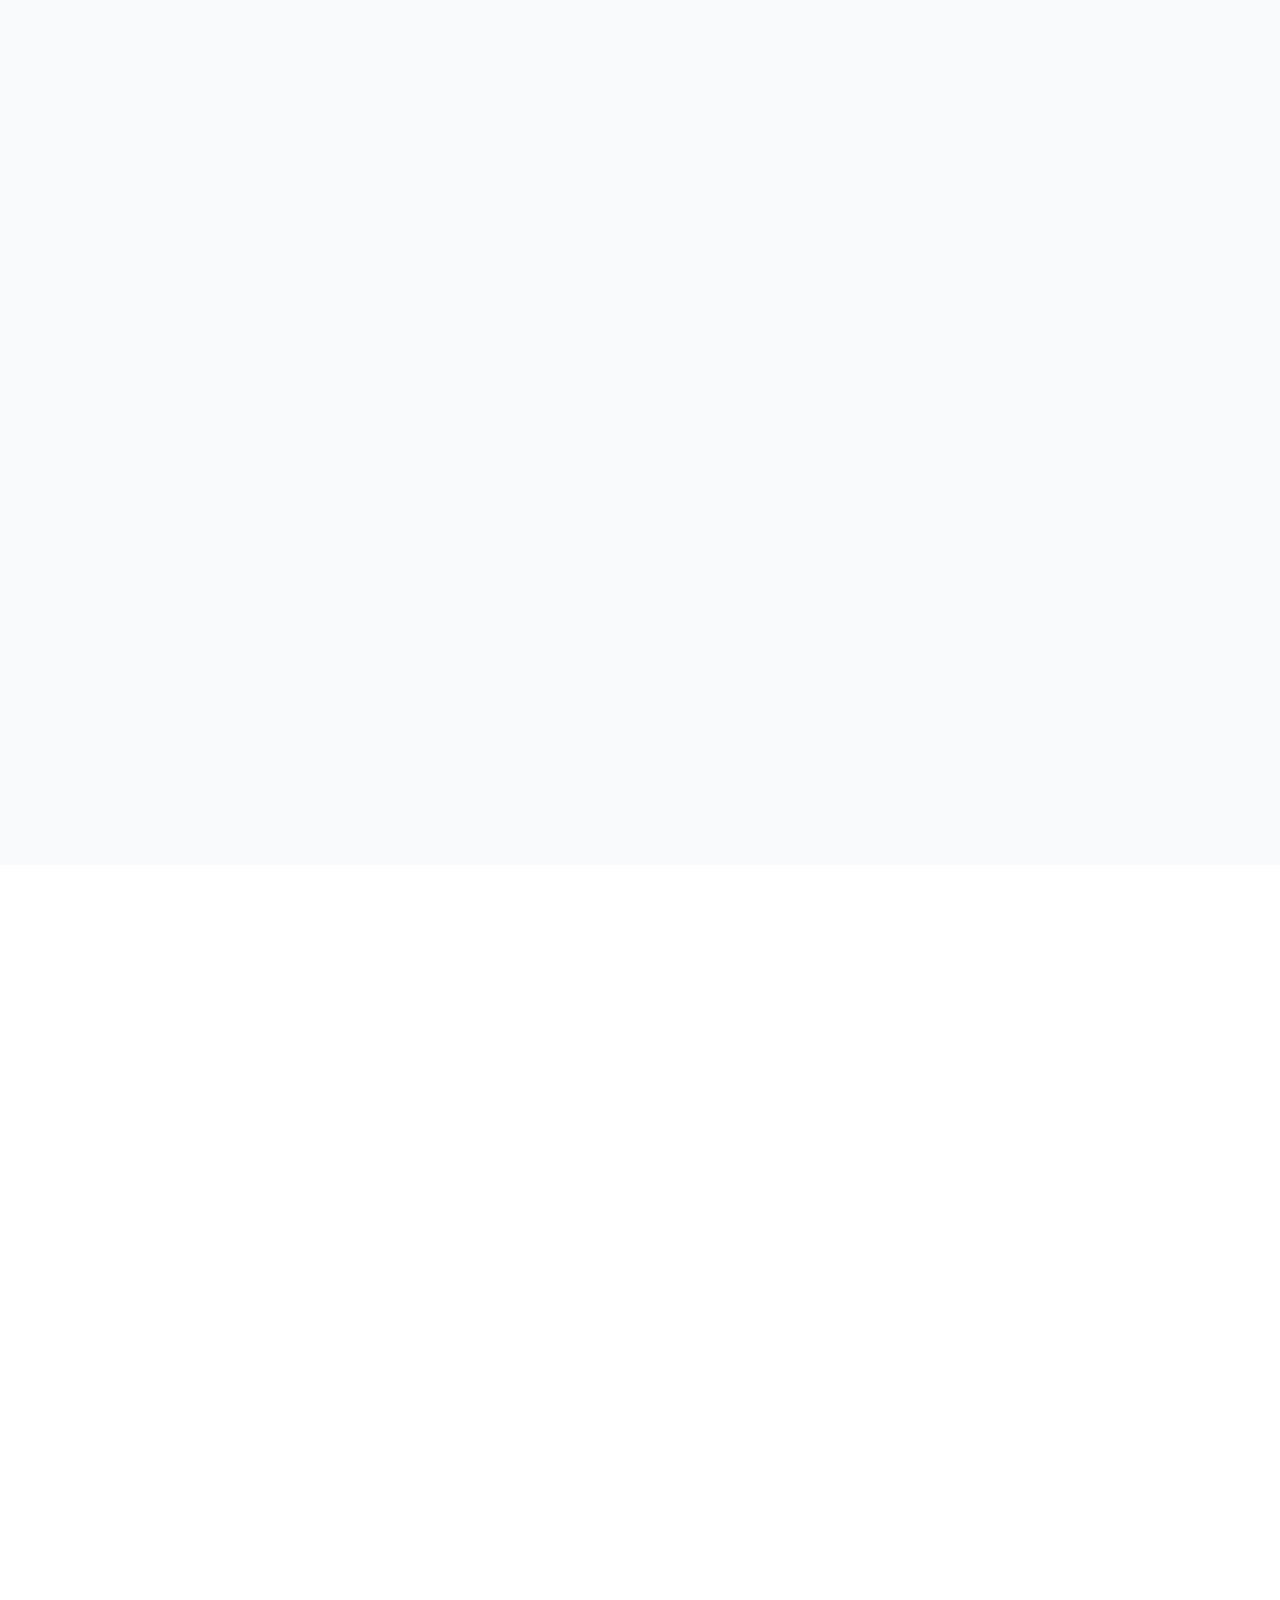
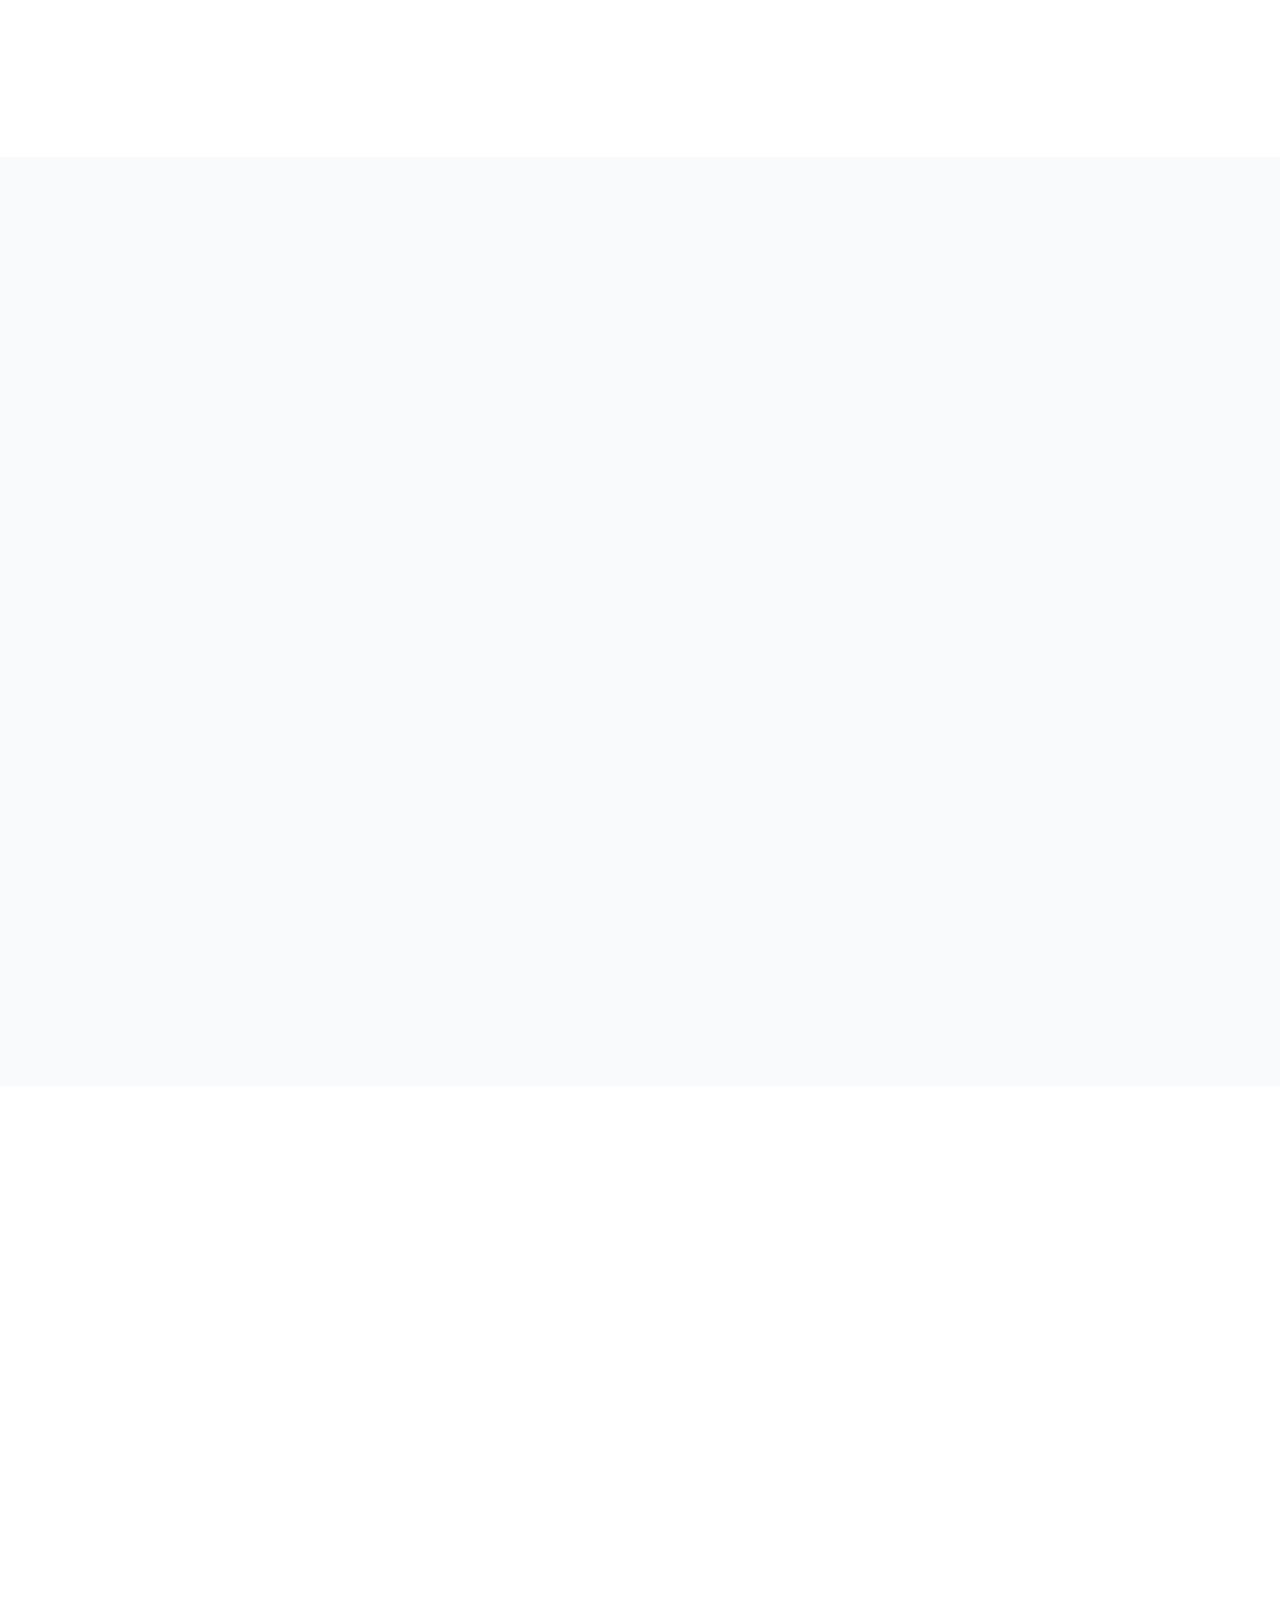
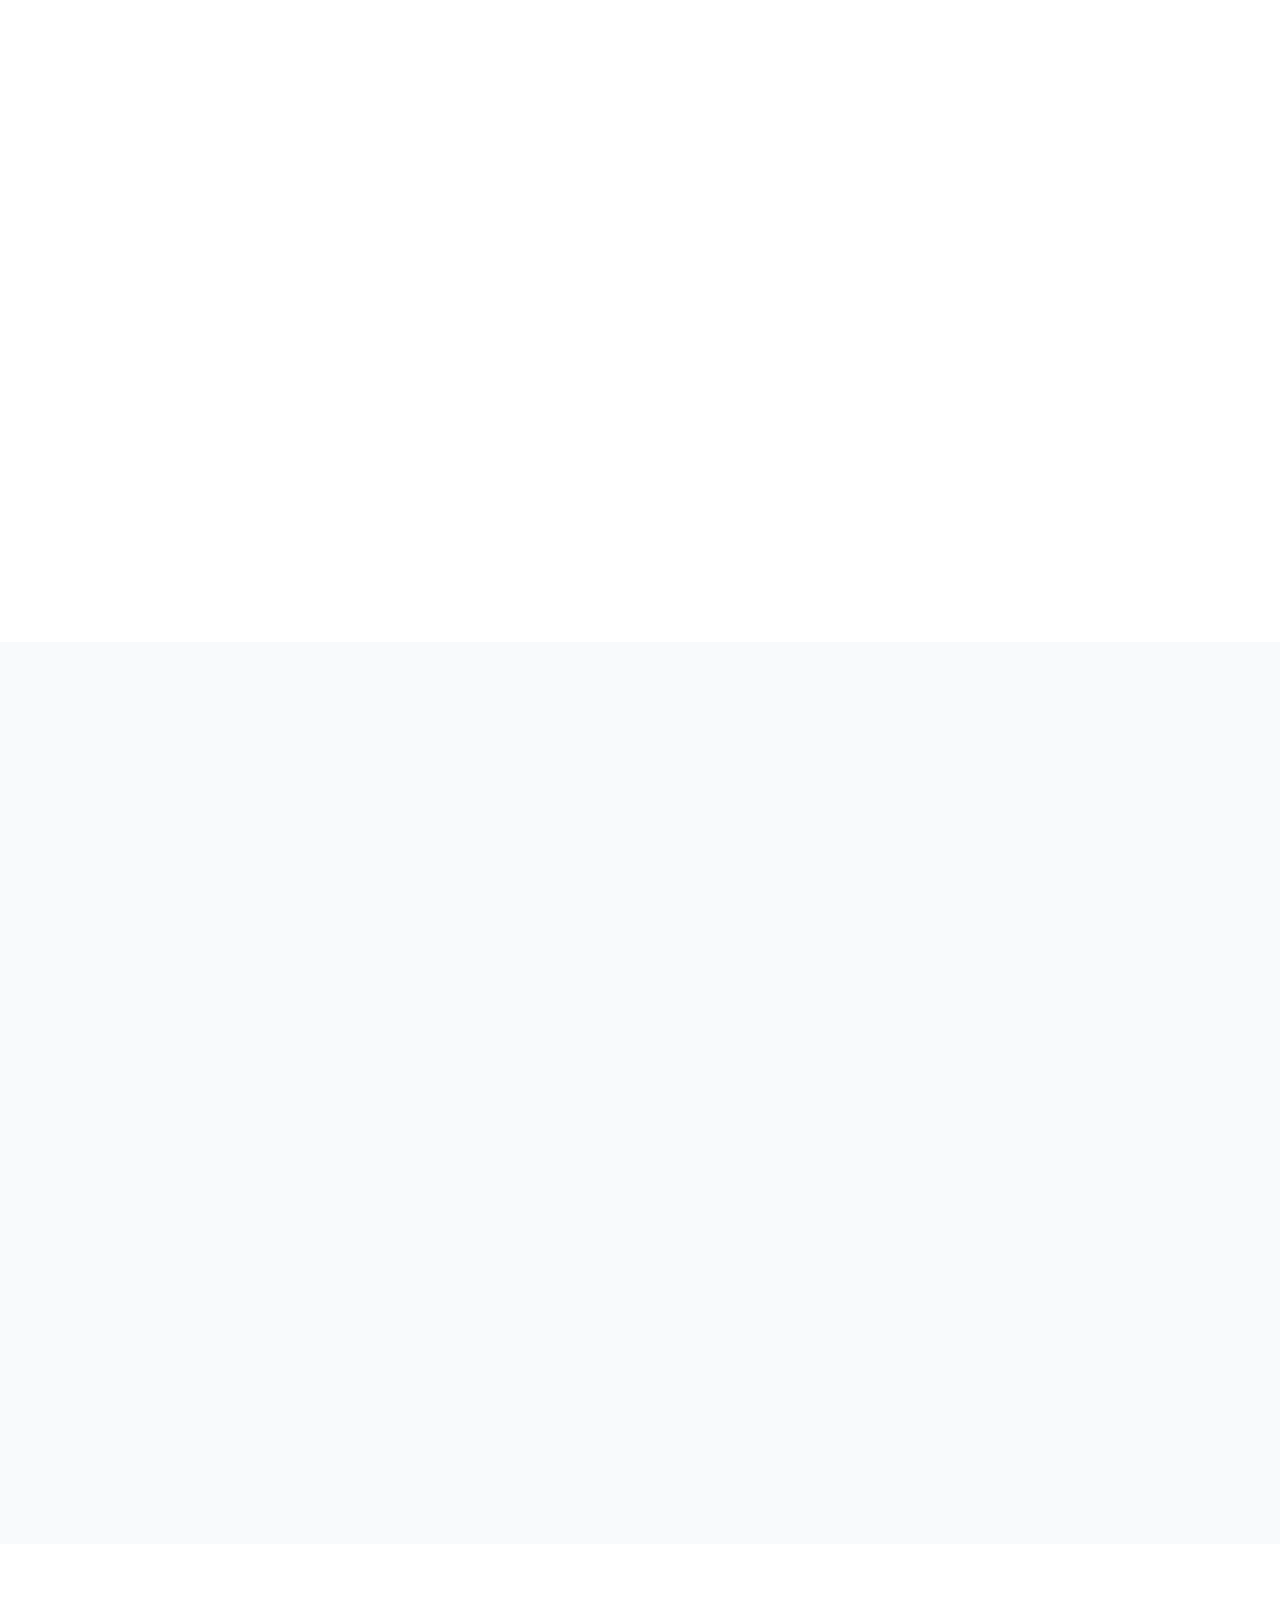
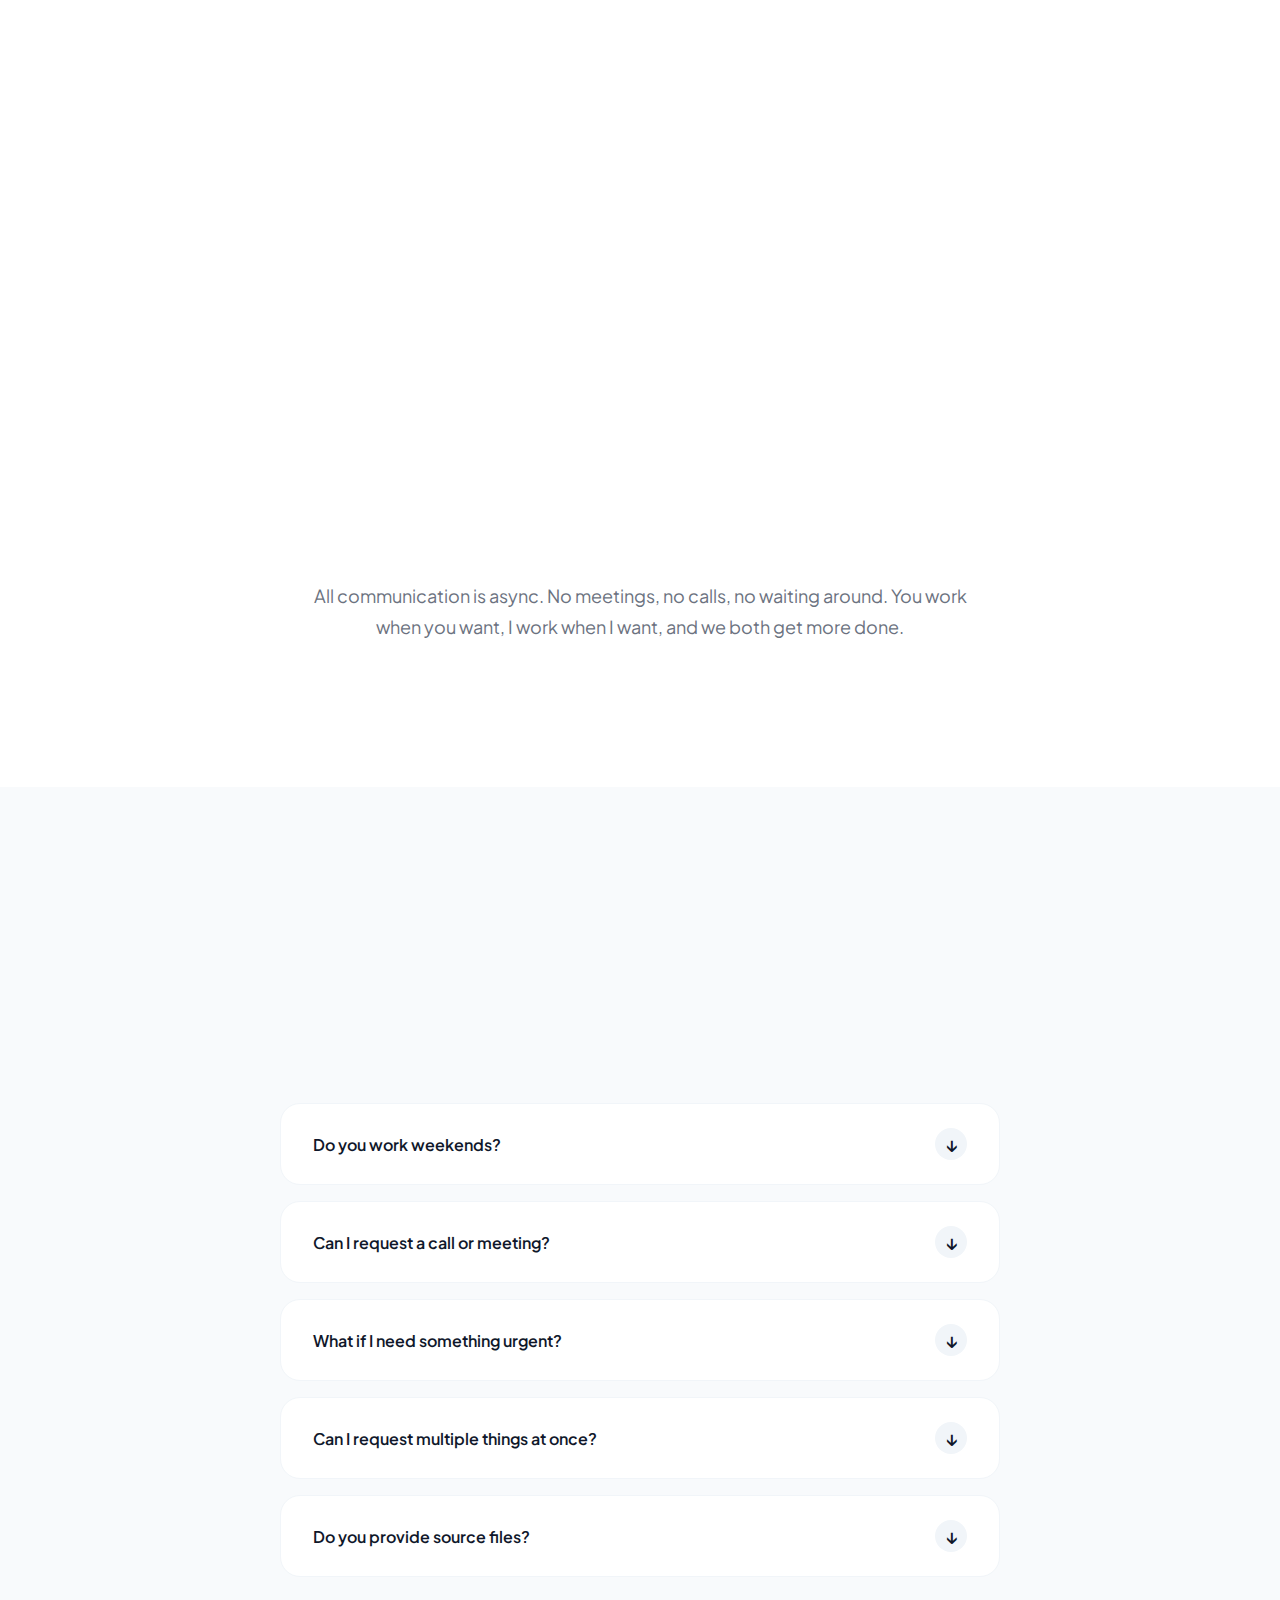
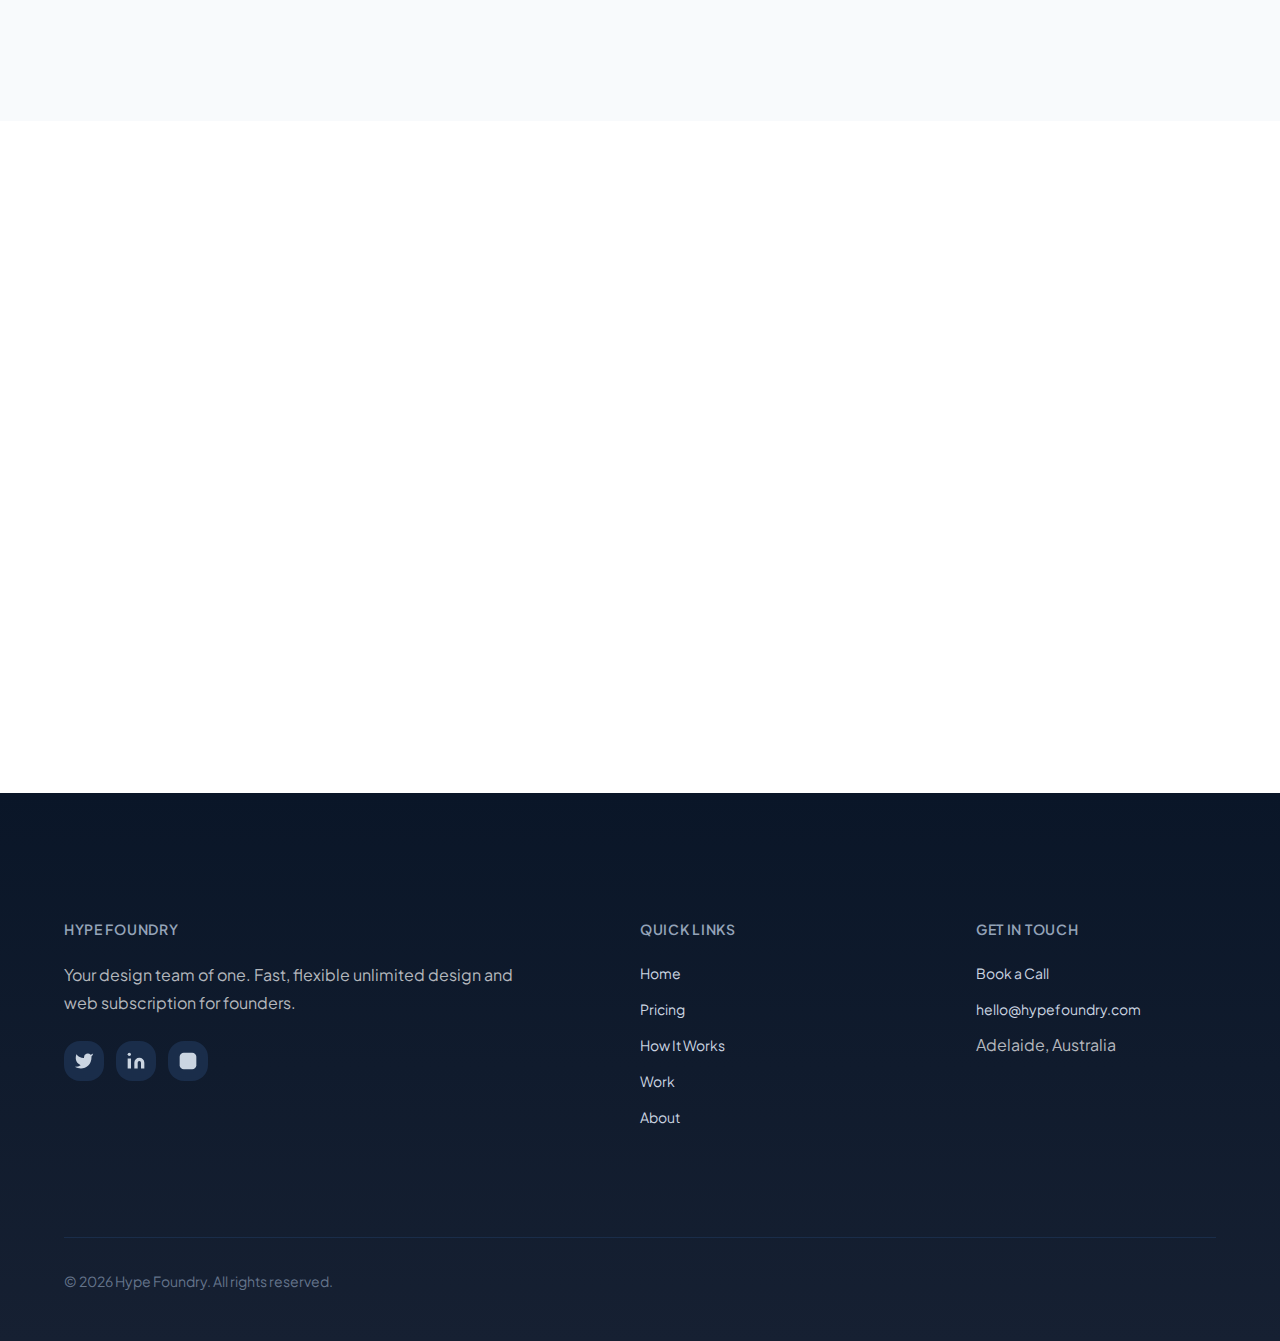
<file: how-it-works.html>
<!DOCTYPE html>
<html lang="en">
<head>
  <meta charset="UTF-8">
  <meta name="viewport" content="width=device-width, initial-scale=1.0">
  <meta name="description" content="Learn how Hype Foundry works. Subscribe, request designs, receive in 24-48 hours. Simple, transparent process.">
  <meta name="keywords" content="design process, how design subscription works, unlimited design process">
  <meta name="author" content="Hype Foundry">

  <!-- Open Graph / Social Media -->
  <meta property="og:type" content="website">
  <meta property="og:url" content="https://hypefoundry.com/how-it-works">
  <meta property="og:title" content="How It Works — Hype Foundry">
  <meta property="og:description" content="Subscribe, request designs, receive in 24-48 hours. Simple process.">
  <meta property="og:image" content="https://hypefoundry.com/assets/images/og-image.jpg">

  <!-- Twitter Card -->
  <meta name="twitter:card" content="summary_large_image">
  <meta name="twitter:url" content="https://hypefoundry.com/how-it-works">
  <meta name="twitter:title" content="How It Works — Hype Foundry">
  <meta name="twitter:description" content="Subscribe, request designs, receive in 24-48 hours. Simple process.">
  <meta name="twitter:image" content="https://hypefoundry.com/assets/images/og-image.jpg">

  <title>How It Works — Hype Foundry</title>

  <!-- Favicon -->
  <link rel="icon" type="image/svg+xml" href="/assets/images/favicon.svg">

  <!-- Fonts -->
  <link rel="preconnect" href="https://fonts.googleapis.com">
  <link rel="preconnect" href="https://fonts.gstatic.com" crossorigin>
  <link href="https://fonts.googleapis.com/css2?family=Big+Shoulders+Display:wght@700;800;900&family=Plus+Jakarta+Sans:wght@400;500;600;700;800&display=swap" rel="stylesheet">

  <!-- Stylesheet -->
  <link rel="stylesheet" href="/css/styles.css">
</head>
<body>

  <!-- ================================
       NAVIGATION
       ================================ -->
  <header class="header">
    <nav class="nav">
      <a href="/index.html" class="nav__logo">Hype Foundry</a>

      <ul class="nav__menu">
        <li><a href="/index.html" class="nav__link">Home</a></li>
        <li><a href="/pricing.html" class="nav__link">Pricing</a></li>
        <li><a href="/how-it-works.html" class="nav__link">How It Works</a></li>
        <li><a href="/work.html" class="nav__link">Work</a></li>
        <li><a href="/about.html" class="nav__link">About</a></li>
        <li class="nav__cta">
          <a href="/contact.html" class="btn btn--primary">Book a Call</a>
        </li>
      </ul>

      <button class="nav__toggle" aria-label="Toggle navigation menu">
        <span></span>
        <span></span>
        <span></span>
      </button>
    </nav>
  </header>

  <!-- ================================
       HERO SECTION
       ================================ -->
  <section class="hero">
    <div class="container">
      <div class="hero__content" data-animate>
        <h1 class="hero__title">How it works</h1>
        <p class="hero__subtitle">A simple, transparent process. No back-and-forth. No endless meetings. Just good work, delivered fast.</p>
      </div>
    </div>
  </section>

  <!-- ================================
       THE PROCESS
       ================================ -->
  <section class="section">
    <div class="container">
      <div class="section-header" data-animate>
        <h2 class="section-header__title">The process</h2>
        <p class="section-header__subtitle">Three simple steps. That's it.</p>
      </div>

      <div class="steps">
        <div class="step" data-animate>
          <div class="step__number">1</div>
          <h3 class="step__title">Subscribe</h3>
          <p class="step__description">Choose your plan (monthly or quarterly) and subscribe via Stripe. You'll get instant access to your shared request board — no waiting, no onboarding calls.</p>
        </div>

        <div class="step" data-animate>
          <div class="step__number">2</div>
          <h3 class="step__title">Request</h3>
          <p class="step__description">Add as many design requests as you need to your queue. Share briefs, links, files, Loom videos — whatever helps me understand what you need. I work through them one at a time.</p>
        </div>

        <div class="step" data-animate>
          <div class="step__number">3</div>
          <h3 class="step__title">Receive</h3>
          <p class="step__description">Get your designs in 24-48 hours. Request unlimited revisions until you're happy. When you're done with a request, I move to the next one in your queue.</p>
        </div>
      </div>
    </div>
  </section>

  <!-- ================================
       WHAT TO EXPECT AFTER SIGNING UP
       ================================ -->
  <section class="section section--grey">
    <div class="container">
      <div class="section-header" data-animate>
        <h2 class="section-header__title">What to expect after signing up</h2>
        <p class="section-header__subtitle">Here's what happens once you subscribe.</p>
      </div>

      <div style="max-width: 800px; margin: 0 auto;">
        <div class="card mb-lg" data-animate>
          <h3 class="card__title">✅ Instant access</h3>
          <p class="card__description">
            As soon as your payment goes through, you'll receive an invite to your shared Trello board (or Notion, if you prefer). This is where you'll submit requests, track progress, and communicate with me.
          </p>
        </div>

        <div class="card mb-lg" data-animate>
          <h3 class="card__title">📋 Add your first request</h3>
          <p class="card__description">
            Jump straight in. Create a card for your first request, add a brief (can be as simple as a few bullet points), attach any files or links, and I'll get started. No formal kickoff needed.
          </p>
        </div>

        <div class="card mb-lg" data-animate>
          <h3 class="card__title">⏱️ Work begins immediately</h3>
          <p class="card__description">
            I'll start working on your request the same day (if submitted before 5pm ACDT) or the next business day. You'll see progress updates as I go, and I'll deliver the first version within 24-48 hours.
          </p>
        </div>

        <div class="card" data-animate>
          <h3 class="card__title">🔄 Iterate and repeat</h3>
          <p class="card__description">
            Once you've reviewed the work, request changes if needed. I'll revise until you're happy. When you approve, I'll move to the next request in your queue. Simple as that.
          </p>
        </div>
      </div>
    </div>
  </section>

  <!-- ================================
       HOW REQUESTS WORK
       ================================ -->
  <section class="section">
    <div class="container">
      <div class="section-header" data-animate>
        <h2 class="section-header__title">How requests work</h2>
        <p class="section-header__subtitle">Everything you need to know about submitting and managing requests.</p>
      </div>

      <div class="grid grid--2">
        <div class="card" data-animate>
          <h3 class="card__title">📝 How to submit a request</h3>
          <p class="card__description">
            Create a new card on your Trello board (or page in Notion). Add a brief description, attach any files, links, or reference materials. You can record a Loom video if that's easier. The clearer your brief, the faster I can deliver exactly what you need.
          </p>
        </div>

        <div class="card" data-animate>
          <h3 class="card__title">🎯 One request at a time</h3>
          <p class="card__description">
            I work on one request at a time to maintain quality and speed. Add as many requests as you want to your queue — I'll work through them in order (or you can prioritise them).
          </p>
        </div>

        <div class="card" data-animate>
          <h3 class="card__title">📦 What counts as one request?</h3>
          <p class="card__description">
            A request is a single deliverable. For example: a logo, a social media graphic, a landing page design, a pitch deck. If you need 10 Instagram posts, that's one request. A 30-page website? Break it into stages (homepage, inner pages, etc.).
          </p>
        </div>

        <div class="card" data-animate>
          <h3 class="card__title">🔀 Changing priorities</h3>
          <p class="card__description">
            Need to reprioritise? Just reorder your queue or let me know. I'm flexible and will always work on what's most important to you right now.
          </p>
        </div>
      </div>
    </div>
  </section>

  <!-- ================================
       TURNAROUND TIMES
       ================================ -->
  <section class="section section--grey">
    <div class="container">
      <div class="section-header" data-animate>
        <h2 class="section-header__title">Turnaround times</h2>
        <p class="section-header__subtitle">Here's how fast you can expect to receive your work.</p>
      </div>

      <div style="max-width: 700px; margin: 0 auto;">
        <div class="feature-list">
          <div class="feature-list__item" data-animate>
            <div class="feature-list__icon">⚡</div>
            <div class="feature-list__text">
              <strong style="color: #111827;">Standard requests: 24-48 hours</strong><br>
              Most requests (logos, social graphics, landing pages, presentations) are delivered within 24-48 hours.
            </div>
          </div>

          <div class="feature-list__item" data-animate>
            <div class="feature-list__icon">🌐</div>
            <div class="feature-list__text">
              <strong style="color: #111827;">Website design: 2-5 days</strong><br>
              Full website designs are broken into stages and delivered progressively. A homepage might take 24-48 hours, with inner pages following.
            </div>
          </div>

          <div class="feature-list__item" data-animate>
            <div class="feature-list__icon">🔄</div>
            <div class="feature-list__text">
              <strong style="color: #111827;">Revisions: 12-24 hours</strong><br>
              Minor revisions are usually turned around within 12-24 hours. Larger revisions may take a bit longer.
            </div>
          </div>

          <div class="feature-list__item" data-animate>
            <div class="feature-list__icon">📦</div>
            <div class="feature-list__text">
              <strong style="color: #111827;">Batch requests: Varies</strong><br>
              If you need 20 social graphics, I'll deliver them in batches. First batch within 24-48 hours, then subsequent batches every 1-2 days.
            </div>
          </div>
        </div>
      </div>
    </div>
  </section>

  <!-- ================================
       REVISION PROCESS
       ================================ -->
  <section class="section">
    <div class="container">
      <div class="section-header" data-animate>
        <h2 class="section-header__title">How revisions work</h2>
        <p class="section-header__subtitle">Unlimited revisions. No questions asked.</p>
      </div>

      <div style="max-width: 800px; margin: 0 auto;">
        <div class="card mb-lg" data-animate>
          <h3 class="card__title">🔄 Unlimited revisions included</h3>
          <p class="card__description">
            Don't love it? I'll revise it. No limits, no extra charges. We keep iterating until you're happy with the result. That's the deal.
          </p>
        </div>

        <div class="card mb-lg" data-animate>
          <h3 class="card__title">💬 How to request revisions</h3>
          <p class="card__description">
            Simply comment on your request card with specific feedback. The more specific you are, the faster I can make the changes you need. "Make the logo bigger" is great. "I don't like it" is harder to action.
          </p>
        </div>

        <div class="card mb-lg" data-animate>
          <h3 class="card__title">⏱️ Revision turnaround</h3>
          <p class="card__description">
            Minor revisions (colour changes, copy tweaks, layout adjustments) are usually turned around within 12-24 hours. Larger revisions (rethinking the concept) may take a bit longer.
          </p>
        </div>

        <div class="card" data-animate>
          <h3 class="card__title">✅ When you're happy</h3>
          <p class="card__description">
            Once you approve a request, I'll mark it as complete and move to the next item in your queue. You'll get all final files in your preferred format (PNG, JPG, PDF, Figma, Framer, etc.).
          </p>
        </div>
      </div>
    </div>
  </section>

  <!-- ================================
       HOW PAUSING WORKS
       ================================ -->
  <section class="section section--grey">
    <div class="container">
      <div class="section-header" data-animate>
        <h2 class="section-header__title">Pausing your subscription</h2>
        <p class="section-header__subtitle">Need to pause? Here's how it works.</p>
      </div>

      <div style="max-width: 700px; margin: 0 auto;">
        <div class="feature-list">
          <div class="feature-list__item" data-animate>
            <div class="feature-list__icon">⏸️</div>
            <div class="feature-list__text">
              <strong style="color: #111827;">Pause anytime</strong><br>
              Slow month? Just let me know and I'll pause your subscription. You won't be charged while paused.
            </div>
          </div>

          <div class="feature-list__item" data-animate>
            <div class="feature-list__icon">🗓️</div>
            <div class="feature-list__text">
              <strong style="color: #111827;">31-day billing cycle</strong><br>
              Your subscription is billed in 31-day cycles. If you pause after using 15 days, you'll have 16 days banked for when you resume.
            </div>
          </div>

          <div class="feature-list__item" data-animate>
            <div class="feature-list__icon">♾️</div>
            <div class="feature-list__text">
              <strong style="color: #111827;">No expiry date</strong><br>
              Your unused days never expire. Come back in a month, six months, or a year — your time will be waiting.
            </div>
          </div>

          <div class="feature-list__item" data-animate>
            <div class="feature-list__icon">🔄</div>
            <div class="feature-list__text">
              <strong style="color: #111827;">Resume anytime</strong><br>
              Ready to get back to work? Just unpause your subscription and we'll pick up where we left off.
            </div>
          </div>
        </div>
      </div>
    </div>
  </section>

  <!-- ================================
       COMMUNICATION & TOOLS
       ================================ -->
  <section class="section">
    <div class="container">
      <div class="section-header" data-animate>
        <h2 class="section-header__title">How we communicate</h2>
        <p class="section-header__subtitle">Async communication. No meetings. No status calls.</p>
      </div>

      <div class="grid grid--3">
        <div class="card" data-animate>
          <div class="card__icon">📋</div>
          <h3 class="card__title">Trello</h3>
          <p class="card__description">Most clients use Trello. Simple, visual, and easy to track requests. You'll get a shared board where you can add requests and track progress.</p>
        </div>

        <div class="card" data-animate>
          <div class="card__icon">📝</div>
          <h3 class="card__title">Notion</h3>
          <p class="card__description">Prefer Notion? No problem. I can set up a shared workspace for you. Same process, different tool.</p>
        </div>

        <div class="card" data-animate>
          <div class="card__icon">🎥</div>
          <h3 class="card__title">Loom</h3>
          <p class="card__description">Sometimes it's easier to record a quick video explaining what you need. I use Loom for walkthroughs and feedback too.</p>
        </div>
      </div>

      <div style="max-width: 700px; margin: 2rem auto 0; text-align: center;">
        <p style="font-size: 1.125rem; color: #6B7280; line-height: 1.75;">
          All communication is async. No meetings, no calls, no waiting around. You work when you want, I work when I want, and we both get more done.
        </p>
      </div>
    </div>
  </section>

  <!-- ================================
       FAQ
       ================================ -->
  <section class="section section--grey">
    <div class="container">
      <div class="section-header" data-animate>
        <h2 class="section-header__title">Common questions</h2>
        <p class="section-header__subtitle">Still have questions? Here are some answers.</p>
      </div>

      <div class="faq">
        <!-- FAQ Item 1 -->
        <div class="faq__item">
          <button class="faq__question">
            <span>Do you work weekends?</span>
            <span class="faq__icon">↓</span>
          </button>
          <div class="faq__answer">
            <div class="faq__answer-content">
              I work Monday to Friday, ACDT timezone. Requests submitted on weekends will be started on Monday.
            </div>
          </div>
        </div>

        <!-- FAQ Item 2 -->
        <div class="faq__item">
          <button class="faq__question">
            <span>Can I request a call or meeting?</span>
            <span class="faq__icon">↓</span>
          </button>
          <div class="faq__answer">
            <div class="faq__answer-content">
              I prefer async communication to keep things efficient, but if you really need a call for a complex project, we can arrange it. Just ask.
            </div>
          </div>
        </div>

        <!-- FAQ Item 3 -->
        <div class="faq__item">
          <button class="faq__question">
            <span>What if I need something urgent?</span>
            <span class="faq__icon">↓</span>
          </button>
          <div class="faq__answer">
            <div class="faq__answer-content">
              Let me know it's urgent and I'll prioritise it. Most requests are already delivered in 24-48 hours, so "urgent" is often covered by the standard turnaround.
            </div>
          </div>
        </div>

        <!-- FAQ Item 4 -->
        <div class="faq__item">
          <button class="faq__question">
            <span>Can I request multiple things at once?</span>
            <span class="faq__icon">↓</span>
          </button>
          <div class="faq__answer">
            <div class="faq__answer-content">
              Yes, add as many requests as you want to your queue. I'll work through them one at a time to maintain quality and speed.
            </div>
          </div>
        </div>

        <!-- FAQ Item 5 -->
        <div class="faq__item">
          <button class="faq__question">
            <span>Do you provide source files?</span>
            <span class="faq__icon">↓</span>
          </button>
          <div class="faq__answer">
            <div class="faq__answer-content">
              Absolutely. You'll get all final files in your preferred format — Figma, Framer, Adobe files, PNGs, PDFs, whatever you need.
            </div>
          </div>
        </div>
      </div>
    </div>
  </section>

  <!-- ================================
       FINAL CTA SECTION
       ================================ -->
  <section class="section">
    <div class="container">
      <div class="cta-section" data-animate>
        <h2 class="cta-section__title">Ready to get started?</h2>
        <p class="cta-section__description">Subscribe now and get your first request in today. Or book a quick call if you want to chat first.</p>
        <div style="display: flex; gap: 1rem; justify-content: center; flex-wrap: wrap;">
          <a href="/pricing.html" class="btn btn--secondary btn--large">View Pricing</a>
          <a href="/contact.html" class="btn btn--outline btn--large" style="color: white; border-color: white;">Book a Call</a>
        </div>
      </div>
    </div>
  </section>

  <!-- ================================
       FOOTER
       ================================ -->
  <footer class="footer">
    <div class="container">
      <div class="footer__content">
        <!-- About Section -->
        <div>
          <h3 class="footer__section-title">Hype Foundry</h3>
          <p style="color: rgba(255, 255, 255, 0.7); line-height: 1.75;">
            Your design team of one. Fast, flexible unlimited design and web subscription for founders.
          </p>
          <div class="footer__social mt-lg">
            <a href="https://twitter.com" class="footer__social-link" aria-label="Twitter">
              <svg width="20" height="20" fill="currentColor" viewBox="0 0 24 24"><path d="M23 3a10.9 10.9 0 01-3.14 1.53 4.48 4.48 0 00-7.86 3v1A10.66 10.66 0 013 4s-4 9 5 13a11.64 11.64 0 01-7 2c9 5 20 0 20-11.5a4.5 4.5 0 00-.08-.83A7.72 7.72 0 0023 3z"></path></svg>
            </a>
            <a href="https://linkedin.com" class="footer__social-link" aria-label="LinkedIn">
              <svg width="20" height="20" fill="currentColor" viewBox="0 0 24 24"><path d="M16 8a6 6 0 016 6v7h-4v-7a2 2 0 00-2-2 2 2 0 00-2 2v7h-4v-7a6 6 0 016-6zM2 9h4v12H2z"></path><circle cx="4" cy="4" r="2"></circle></svg>
            </a>
            <a href="https://instagram.com" class="footer__social-link" aria-label="Instagram">
              <svg width="20" height="20" fill="currentColor" viewBox="0 0 24 24"><rect x="2" y="2" width="20" height="20" rx="5" ry="5"></rect><path d="M16 11.37A4 4 0 1112.63 8 4 4 0 0116 11.37z"></path><line x1="17.5" y1="6.5" x2="17.51" y2="6.5"></line></svg>
            </a>
          </div>
        </div>

        <!-- Quick Links -->
        <div>
          <h3 class="footer__section-title">Quick Links</h3>
          <ul class="footer__nav">
            <li class="footer__nav-item"><a href="/index.html" class="footer__nav-link">Home</a></li>
            <li class="footer__nav-item"><a href="/pricing.html" class="footer__nav-link">Pricing</a></li>
            <li class="footer__nav-item"><a href="/how-it-works.html" class="footer__nav-link">How It Works</a></li>
            <li class="footer__nav-item"><a href="/work.html" class="footer__nav-link">Work</a></li>
            <li class="footer__nav-item"><a href="/about.html" class="footer__nav-link">About</a></li>
          </ul>
        </div>

        <!-- Contact -->
        <div>
          <h3 class="footer__section-title">Get in Touch</h3>
          <ul class="footer__nav">
            <li class="footer__nav-item"><a href="/contact.html" class="footer__nav-link">Book a Call</a></li>
            <li class="footer__nav-item"><a href="mailto:hello@hypefoundry.com" class="footer__nav-link">hello@hypefoundry.com</a></li>
            <li class="footer__nav-item" style="color: rgba(255, 255, 255, 0.7);">Adelaide, Australia</li>
          </ul>
        </div>
      </div>

      <div class="footer__bottom">
        <p>&copy; 2026 Hype Foundry. All rights reserved.</p>
      </div>
    </div>
  </footer>

  <!-- JavaScript -->
  <script src="/js/main.js"></script>

</body>
</html>
</file>
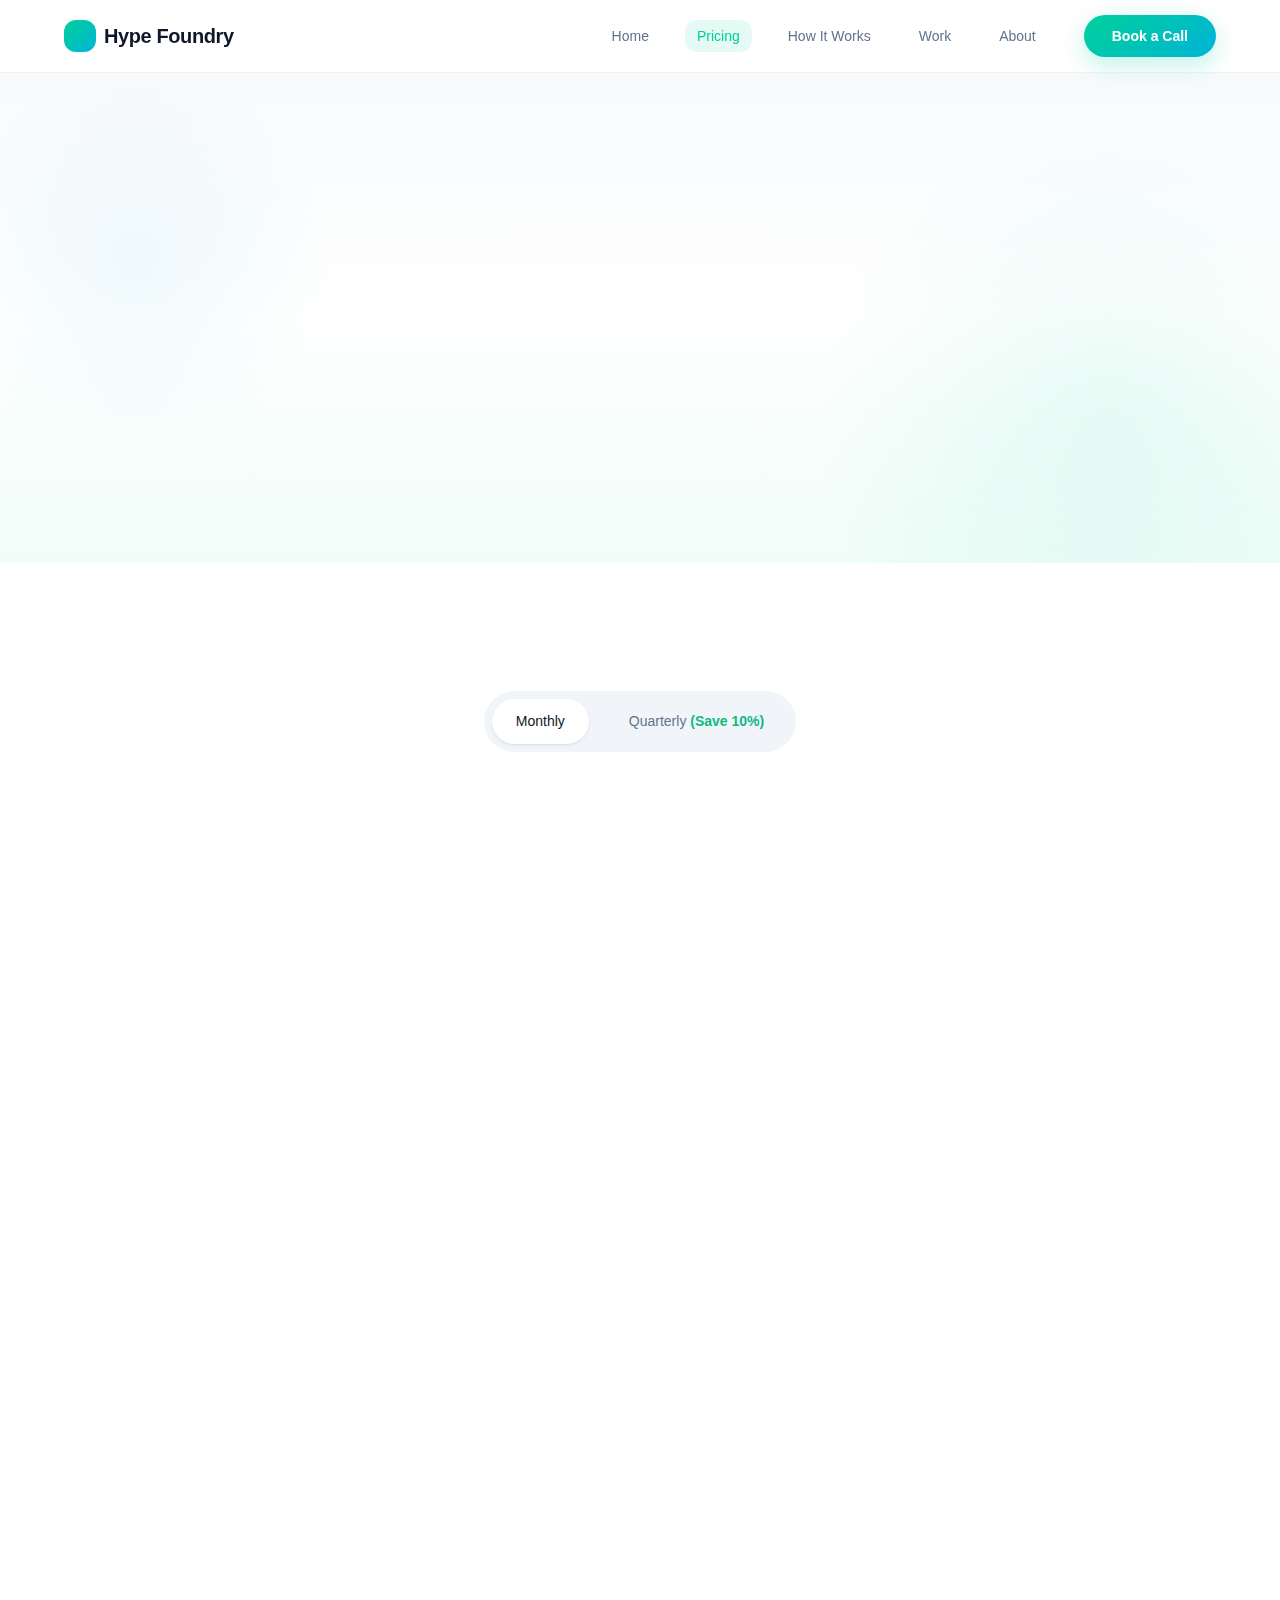
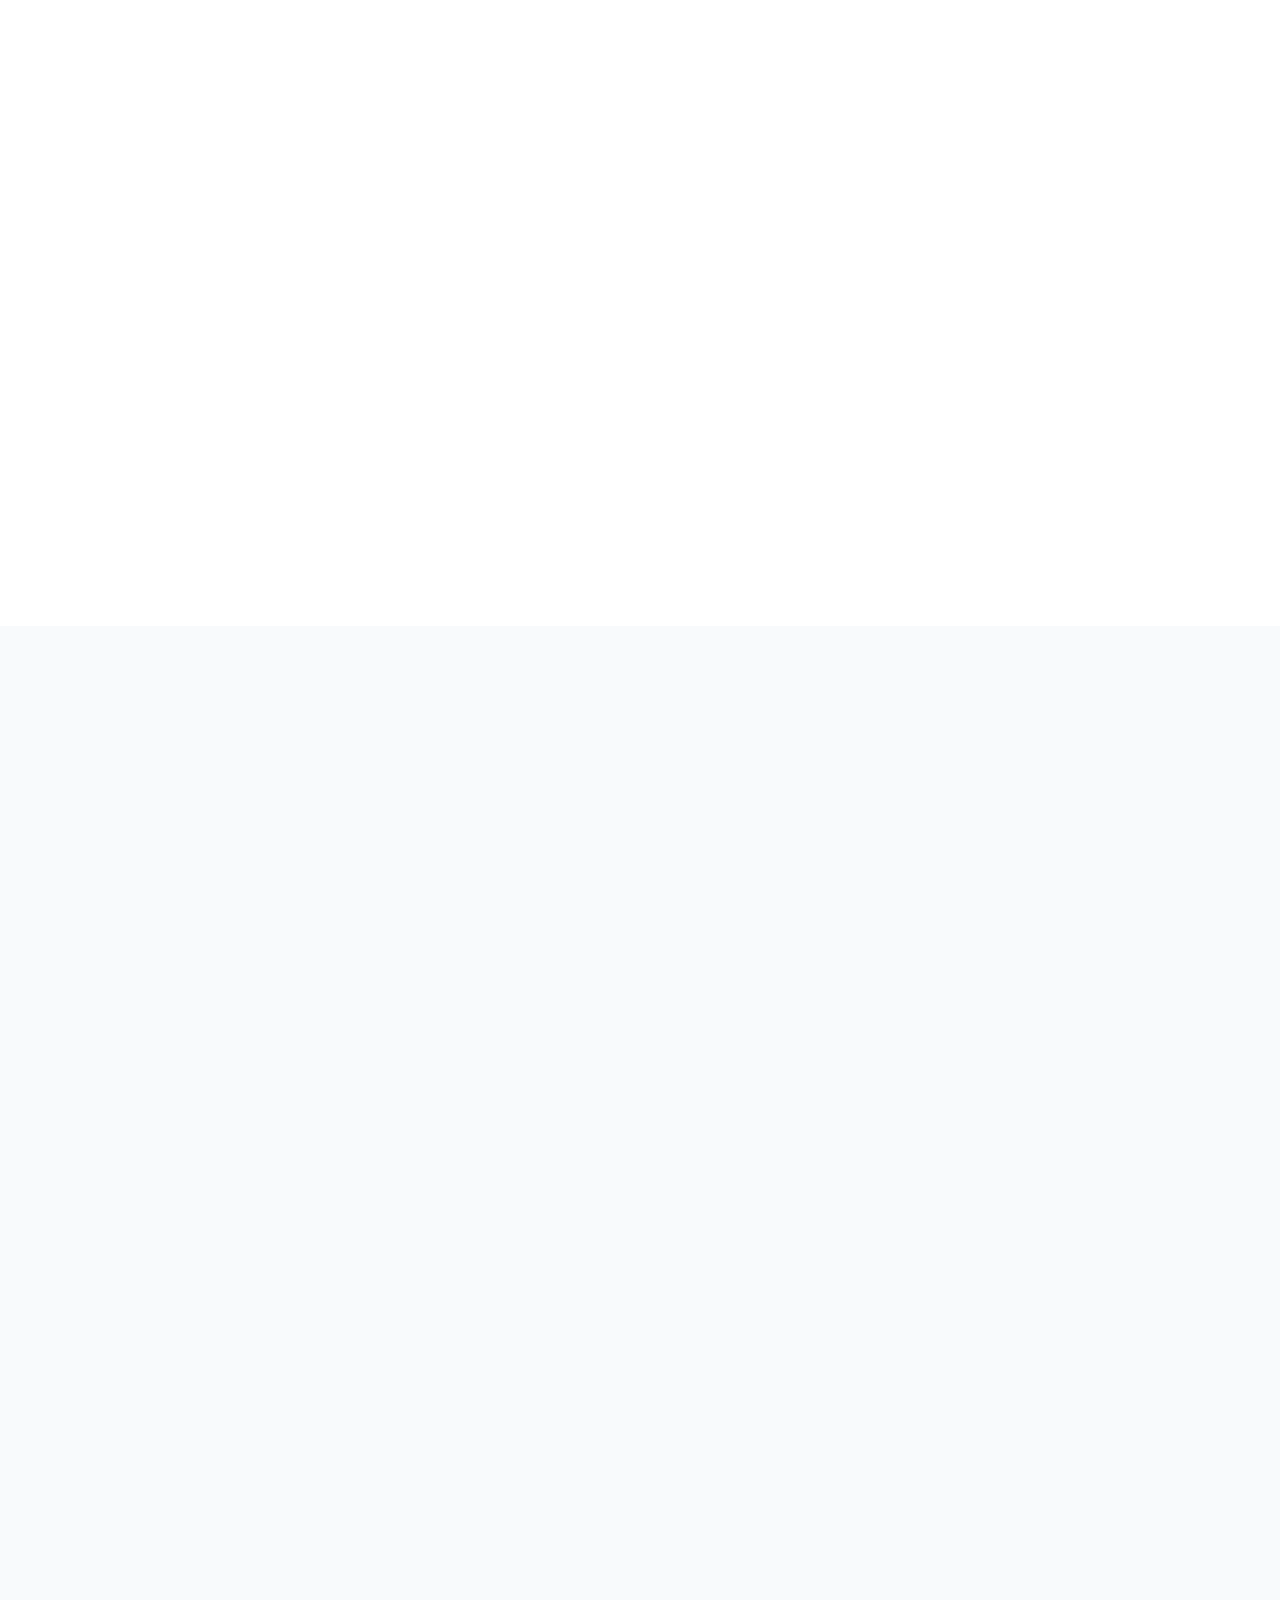
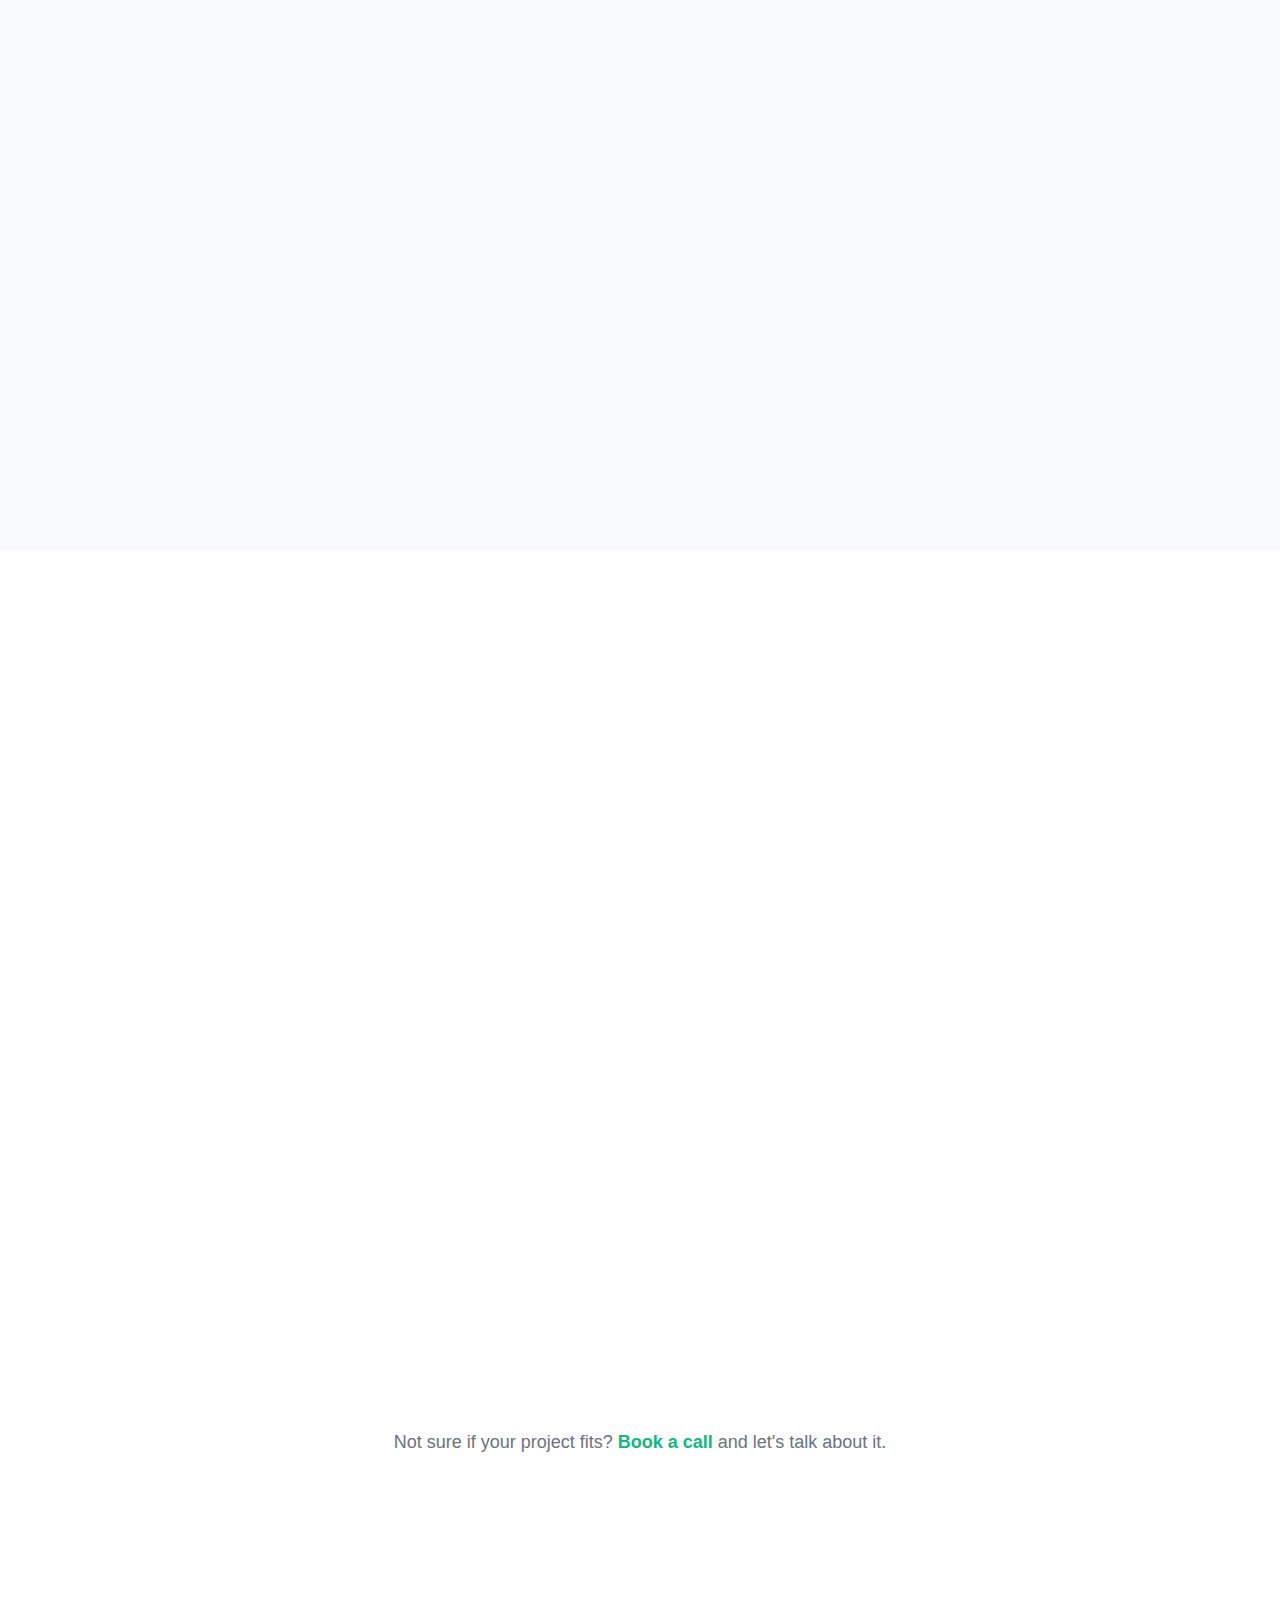
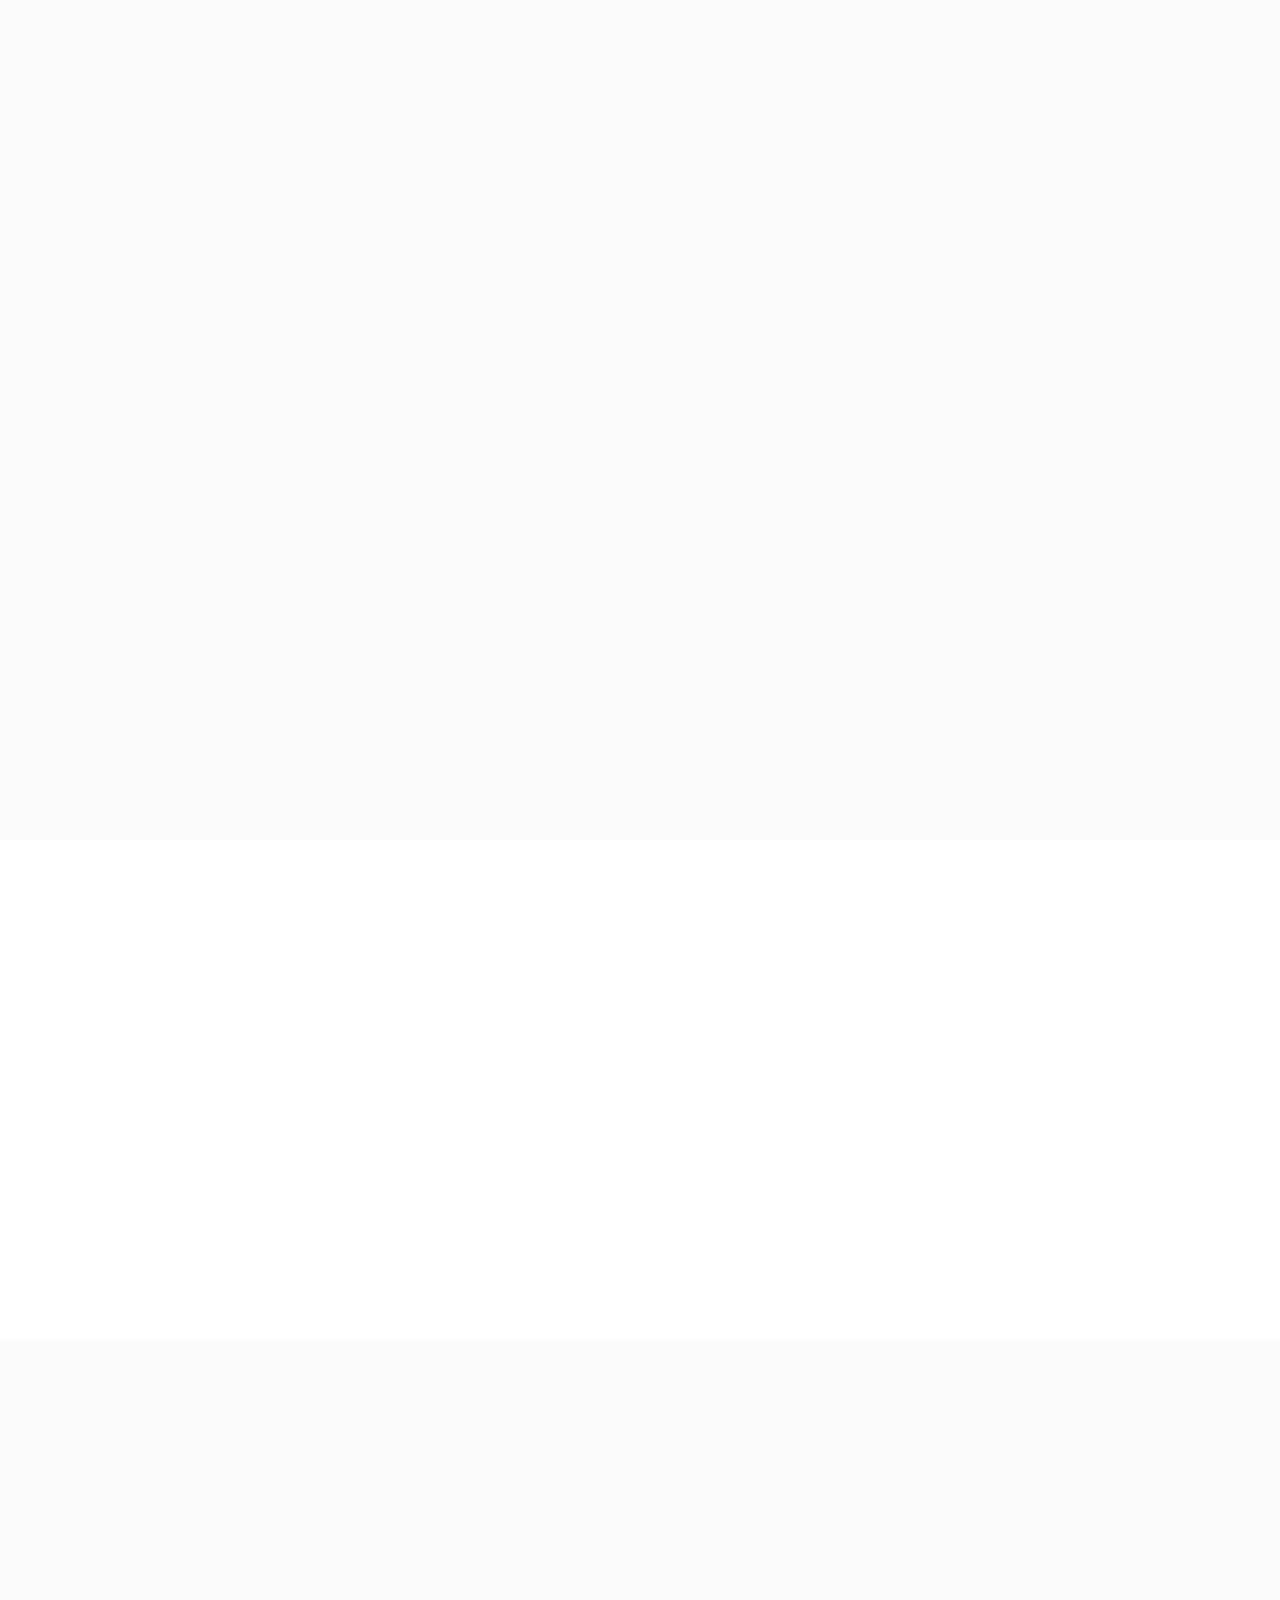
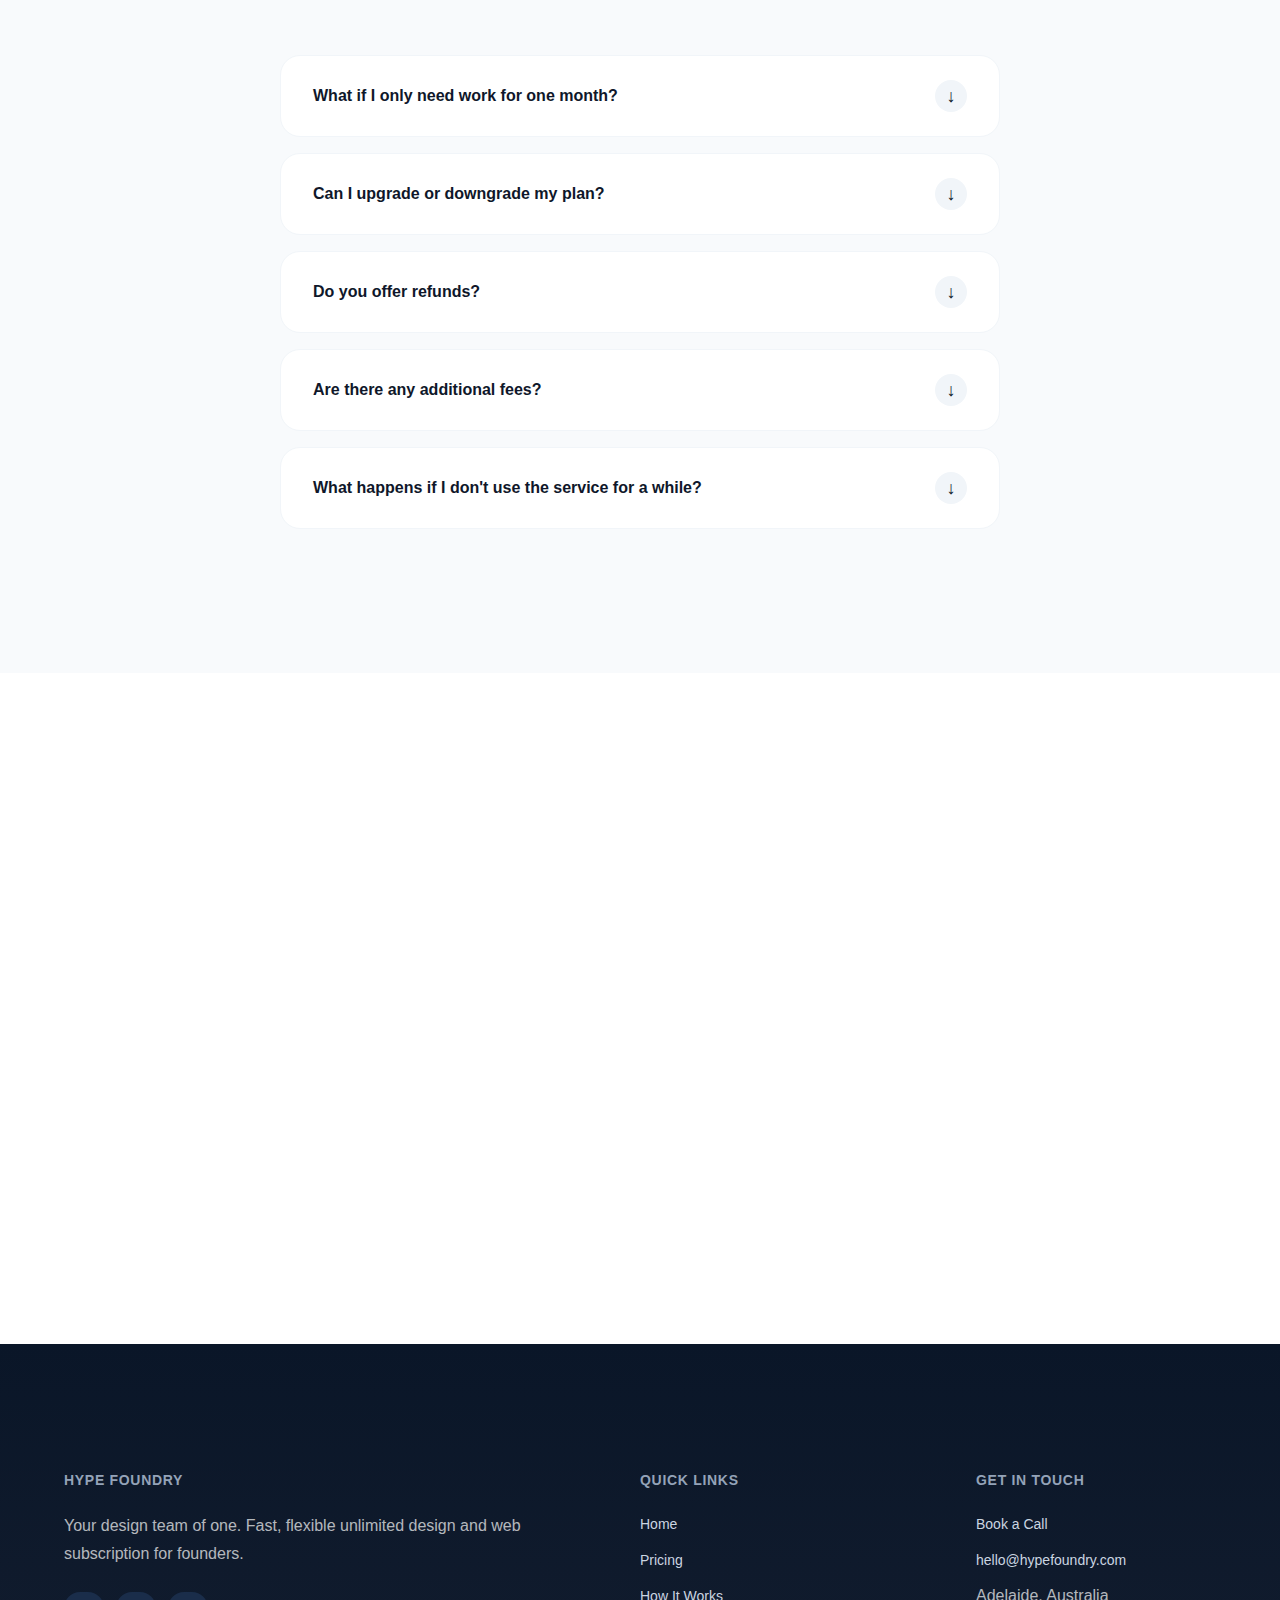
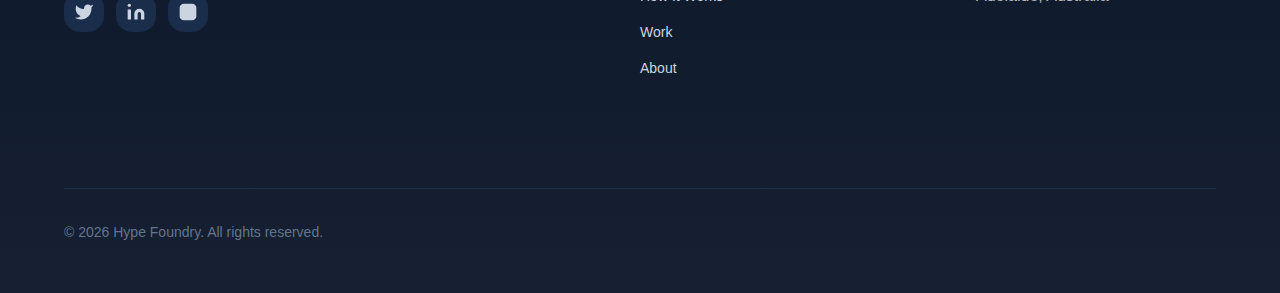
<file: pricing.html>
<!DOCTYPE html>
<html lang="en">
<head>
  <meta charset="UTF-8">
  <meta name="viewport" content="width=device-width, initial-scale=1.0">
  <meta name="description" content="Simple, transparent pricing. $3,495 AUD/month for unlimited design and web. Pause or cancel anytime. No contracts, no surprises.">
  <meta name="keywords" content="design pricing, unlimited design pricing, design subscription cost, flat rate design">
  <meta name="author" content="Hype Foundry">

  <!-- Open Graph / Social Media -->
  <meta property="og:type" content="website">
  <meta property="og:url" content="https://hypefoundry.com/pricing">
  <meta property="og:title" content="Pricing — Hype Foundry">
  <meta property="og:description" content="$3,495 AUD/month for unlimited design and web. Pause or cancel anytime.">
  <meta property="og:image" content="https://hypefoundry.com/assets/images/og-image.jpg">

  <!-- Twitter Card -->
  <meta name="twitter:card" content="summary_large_image">
  <meta name="twitter:url" content="https://hypefoundry.com/pricing">
  <meta name="twitter:title" content="Pricing — Hype Foundry">
  <meta name="twitter:description" content="$3,495 AUD/month for unlimited design and web. Pause or cancel anytime.">
  <meta name="twitter:image" content="https://hypefoundry.com/assets/images/og-image.jpg">

  <title>Pricing — Hype Foundry</title>

  <!-- Favicon -->
  <link rel="icon" type="image/svg+xml" href="/assets/images/favicon.svg">

  <!-- Fonts -->
  <link rel="preconnect" href="https://fonts.googleapis.com">
  <link rel="preconnect" href="https://fonts.gstatic.com" crossorigin>
  <link href="https://fonts.googleapis.com/css2?family=Inter:wght@400;500;600;700&display=swap" rel="stylesheet">

  <!-- Stylesheet -->
  <link rel="stylesheet" href="/css/styles.css">
</head>
<body>

  <!-- ================================
       NAVIGATION
       ================================ -->
  <header class="header">
    <nav class="nav">
      <a href="/index.html" class="nav__logo">Hype Foundry</a>

      <ul class="nav__menu">
        <li><a href="/index.html" class="nav__link">Home</a></li>
        <li><a href="/pricing.html" class="nav__link">Pricing</a></li>
        <li><a href="/how-it-works.html" class="nav__link">How It Works</a></li>
        <li><a href="/work.html" class="nav__link">Work</a></li>
        <li><a href="/about.html" class="nav__link">About</a></li>
        <li class="nav__cta">
          <a href="/contact.html" class="btn btn--primary">Book a Call</a>
        </li>
      </ul>

      <button class="nav__toggle" aria-label="Toggle navigation menu">
        <span></span>
        <span></span>
        <span></span>
      </button>
    </nav>
  </header>

  <!-- ================================
       PRICING HERO
       ================================ -->
  <section class="hero">
    <div class="container">
      <div class="hero__content" data-animate>
        <h1 class="hero__title">Simple, transparent pricing</h1>
        <p class="hero__subtitle">One plan. Everything included. No contracts. No surprises. Just good work, fast.</p>
      </div>
    </div>
  </section>

  <!-- ================================
       PRICING SECTION
       ================================ -->
  <section class="section">
    <div class="container">
      <!-- Pricing Toggle -->
      <div class="pricing-toggle">
        <span class="pricing-toggle__label pricing-toggle__label--active" data-pricing="monthly">Monthly</span>
        <div class="toggle" role="switch" aria-checked="false" tabindex="0">
          <div class="toggle__slider"></div>
        </div>
        <span class="pricing-toggle__label" data-pricing="quarterly">Quarterly <span style="color: #10B981; font-weight: 600;">(Save 10%)</span></span>
      </div>

      <!-- Pricing Card -->
      <div class="pricing-card" data-animate>
        <span class="pricing-card__badge">Most Popular</span>
        <div class="pricing-card__price" data-price-display>$3,495</div>
        <p class="pricing-card__price-note" data-price-note>per month</p>

        <ul class="pricing-card__features">
          <li class="pricing-card__feature">Unlimited design requests</li>
          <li class="pricing-card__feature">24-48 hour turnaround</li>
          <li class="pricing-card__feature">Unlimited revisions</li>
          <li class="pricing-card__feature">One request at a time</li>
          <li class="pricing-card__feature">Pause or cancel anytime</li>
          <li class="pricing-card__feature">Logo & brand assets</li>
          <li class="pricing-card__feature">Social media graphics</li>
          <li class="pricing-card__feature">Pitch decks & presentations</li>
          <li class="pricing-card__feature">Marketing collateral</li>
          <li class="pricing-card__feature">Landing page design</li>
          <li class="pricing-card__feature">Website design</li>
          <li class="pricing-card__feature">Framer development</li>
          <li class="pricing-card__feature">Async communication (Trello, Notion, Loom)</li>
        </ul>

        <!-- CTA Button with Stripe Payment Link -->
        <!-- Replace the href with your actual Stripe Payment Links -->
        <a href="https://buy.stripe.com/MONTHLY_PLACEHOLDER" class="btn btn--primary btn--large pricing-card__cta" data-pricing-cta>Get Started</a>

        <p class="text-center mt-lg" style="font-size: 0.875rem; color: #6B7280;">
          No contracts. Pause or cancel anytime.
        </p>
      </div>
    </div>
  </section>

  <!-- ================================
       WHAT'S INCLUDED (DETAILED)
       ================================ -->
  <section class="section section--grey">
    <div class="container">
      <div class="section-header" data-animate>
        <h2 class="section-header__title">What's included</h2>
        <p class="section-header__subtitle">Everything you need to look sharp and ship fast.</p>
      </div>

      <div class="grid grid--2">
        <div class="card" data-animate>
          <div class="card__icon">✨</div>
          <h3 class="card__title">Branding</h3>
          <ul style="list-style: none; padding: 0; margin: 0;">
            <li style="padding: 0.5rem 0; color: #6B7280;">• Logo refinements</li>
            <li style="padding: 0.5rem 0; color: #6B7280;">• Brand assets & guidelines</li>
            <li style="padding: 0.5rem 0; color: #6B7280;">• Colour palettes</li>
            <li style="padding: 0.5rem 0; color: #6B7280;">• Typography systems</li>
          </ul>
        </div>

        <div class="card" data-animate>
          <div class="card__icon">📱</div>
          <h3 class="card__title">Social Media Graphics</h3>
          <ul style="list-style: none; padding: 0; margin: 0;">
            <li style="padding: 0.5rem 0; color: #6B7280;">• Instagram posts & stories</li>
            <li style="padding: 0.5rem 0; color: #6B7280;">• LinkedIn banners & graphics</li>
            <li style="padding: 0.5rem 0; color: #6B7280;">• Twitter headers & images</li>
            <li style="padding: 0.5rem 0; color: #6B7280;">• Facebook ads & posts</li>
          </ul>
        </div>

        <div class="card" data-animate>
          <div class="card__icon">🎯</div>
          <h3 class="card__title">Pitch Decks & Presentations</h3>
          <ul style="list-style: none; padding: 0; margin: 0;">
            <li style="padding: 0.5rem 0; color: #6B7280;">• Investor pitch decks</li>
            <li style="padding: 0.5rem 0; color: #6B7280;">• Sales presentations</li>
            <li style="padding: 0.5rem 0; color: #6B7280;">• Internal decks</li>
            <li style="padding: 0.5rem 0; color: #6B7280;">• One-pagers</li>
          </ul>
        </div>

        <div class="card" data-animate>
          <div class="card__icon">🖼️</div>
          <h3 class="card__title">Marketing Collateral</h3>
          <ul style="list-style: none; padding: 0; margin: 0;">
            <li style="padding: 0.5rem 0; color: #6B7280;">• Flyers & posters</li>
            <li style="padding: 0.5rem 0; color: #6B7280;">• Email headers & templates</li>
            <li style="padding: 0.5rem 0; color: #6B7280;">• Ad creatives (digital)</li>
            <li style="padding: 0.5rem 0; color: #6B7280;">• Brochures & catalogues</li>
          </ul>
        </div>

        <div class="card" data-animate>
          <div class="card__icon">🌐</div>
          <h3 class="card__title">Landing Pages</h3>
          <ul style="list-style: none; padding: 0; margin: 0;">
            <li style="padding: 0.5rem 0; color: #6B7280;">• Lead generation pages</li>
            <li style="padding: 0.5rem 0; color: #6B7280;">• Product launch pages</li>
            <li style="padding: 0.5rem 0; color: #6B7280;">• Campaign pages</li>
            <li style="padding: 0.5rem 0; color: #6B7280;">• Conversion-focused design</li>
          </ul>
        </div>

        <div class="card" data-animate>
          <div class="card__icon">💻</div>
          <h3 class="card__title">Website Design & Framer</h3>
          <ul style="list-style: none; padding: 0; margin: 0;">
            <li style="padding: 0.5rem 0; color: #6B7280;">• Full website design</li>
            <li style="padding: 0.5rem 0; color: #6B7280;">• Framer development</li>
            <li style="padding: 0.5rem 0; color: #6B7280;">• Responsive & mobile-first</li>
            <li style="padding: 0.5rem 0; color: #6B7280;">• Up to 5 pages per request</li>
          </ul>
        </div>
      </div>
    </div>
  </section>

  <!-- ================================
       WHAT'S NOT INCLUDED
       ================================ -->
  <section class="section">
    <div class="container">
      <div class="section-header" data-animate>
        <h2 class="section-header__title">What's NOT included</h2>
        <p class="section-header__subtitle">To keep things focused and maintain quality, here's what I don't offer.</p>
      </div>

      <div style="max-width: 700px; margin: 0 auto;">
        <div class="feature-list">
          <div class="feature-list__item" data-animate>
            <div class="feature-list__icon" style="background: rgba(239, 68, 68, 0.2); color: #DC2626;">✕</div>
            <div class="feature-list__text">
              <strong style="color: #111827;">Complex multi-page websites</strong> — Websites with 5+ pages per request. Break them into stages instead.
            </div>
          </div>

          <div class="feature-list__item" data-animate>
            <div class="feature-list__icon" style="background: rgba(239, 68, 68, 0.2); color: #DC2626;">✕</div>
            <div class="feature-list__text">
              <strong style="color: #111827;">Custom code beyond Framer</strong> — React, Vue, custom JavaScript apps. I focus on design and Framer.
            </div>
          </div>

          <div class="feature-list__item" data-animate>
            <div class="feature-list__icon" style="background: rgba(239, 68, 68, 0.2); color: #DC2626;">✕</div>
            <div class="feature-list__text">
              <strong style="color: #111827;">Video editing & motion graphics</strong> — Video production, After Effects animations, or complex motion work.
            </div>
          </div>

          <div class="feature-list__item" data-animate>
            <div class="feature-list__icon" style="background: rgba(239, 68, 68, 0.2); color: #DC2626;">✕</div>
            <div class="feature-list__text">
              <strong style="color: #111827;">3D modelling</strong> — Blender, Cinema 4D, or any 3D asset creation.
            </div>
          </div>

          <div class="feature-list__item" data-animate>
            <div class="feature-list__icon" style="background: rgba(239, 68, 68, 0.2); color: #DC2626;">✕</div>
            <div class="feature-list__text">
              <strong style="color: #111827;">Illustration from scratch</strong> — Custom illustrations or character design. I can work with existing assets.
            </div>
          </div>

          <div class="feature-list__item" data-animate>
            <div class="feature-list__icon" style="background: rgba(239, 68, 68, 0.2); color: #DC2626;">✕</div>
            <div class="feature-list__text">
              <strong style="color: #111827;">Print production management</strong> — Liaising with printers or managing print runs. I'll provide print-ready files.
            </div>
          </div>
        </div>
      </div>

      <p class="text-center mt-3xl" style="color: #6B7280; font-size: 1.125rem;">
        Not sure if your project fits? <a href="/contact.html" style="color: #10B981; font-weight: 600;">Book a call</a> and let's talk about it.
      </p>
    </div>
  </section>

  <!-- ================================
       MEMBERSHIP BENEFITS
       ================================ -->
  <section class="section section--grey">
    <div class="container">
      <div class="section-header" data-animate>
        <h2 class="section-header__title">Membership benefits</h2>
        <p class="section-header__subtitle">Why founders choose Hype Foundry.</p>
      </div>

      <div class="grid grid--3">
        <div class="card" data-animate>
          <h3 class="card__title">⚡ Fast turnaround</h3>
          <p class="card__description">Most requests completed in 24-48 hours. No waiting weeks. Get what you need when you need it.</p>
        </div>

        <div class="card" data-animate>
          <h3 class="card__title">🎨 Quality you can count on</h3>
          <p class="card__description">12+ years of experience. Every project handled personally. No juniors, no outsourcing, no inconsistency.</p>
        </div>

        <div class="card" data-animate>
          <h3 class="card__title">🔄 Unlimited revisions</h3>
          <p class="card__description">Don't love it? I'll revise it. No limits, no questions asked. We keep going until you're happy.</p>
        </div>

        <div class="card" data-animate>
          <h3 class="card__title">⏸️ Pause or cancel anytime</h3>
          <p class="card__description">Slow month? Pause your subscription. Need to stop? Cancel. No hard feelings, no penalties.</p>
        </div>

        <div class="card" data-animate>
          <h3 class="card__title">📋 One request at a time</h3>
          <p class="card__description">I work on one request at a time to maintain quality. Add as many to the queue as you like.</p>
        </div>

        <div class="card" data-animate>
          <h3 class="card__title">🤝 No meetings, no fluff</h3>
          <p class="card__description">All communication is async. Skip the status calls and get back to work.</p>
        </div>
      </div>
    </div>
  </section>

  <!-- ================================
       HOW PAUSING WORKS
       ================================ -->
  <section class="section">
    <div class="container">
      <div style="max-width: 800px; margin: 0 auto; text-align: center;" data-animate>
        <h2 class="section-header__title mb-lg">How pausing works</h2>
        <p style="font-size: 1.125rem; color: #6B7280; line-height: 1.75; margin-bottom: 2rem;">
          Billing is based on a 31-day cycle. Let's say you sign up and use the service for 15 days, then decide to pause. You'll have 16 days of service banked for when you're ready to resume.
        </p>
        <p style="font-size: 1.125rem; color: #6B7280; line-height: 1.75;">
          There's no expiry date on your unused days. Come back in a month, six months, or a year — your time will be waiting for you.
        </p>
      </div>
    </div>
  </section>

  <!-- ================================
       FAQ SECTION
       ================================ -->
  <section class="section section--grey">
    <div class="container">
      <div class="section-header" data-animate>
        <h2 class="section-header__title">Common questions</h2>
        <p class="section-header__subtitle">Still have questions? I've got answers.</p>
      </div>

      <div class="faq">
        <!-- FAQ Item 1 -->
        <div class="faq__item">
          <button class="faq__question">
            <span>What if I only need work for one month?</span>
            <span class="faq__icon">↓</span>
          </button>
          <div class="faq__answer">
            <div class="faq__answer-content">
              That's fine. There's no minimum commitment. Use it for a month, pause, or cancel — whatever works for you.
            </div>
          </div>
        </div>

        <!-- FAQ Item 2 -->
        <div class="faq__item">
          <button class="faq__question">
            <span>Can I upgrade or downgrade my plan?</span>
            <span class="faq__icon">↓</span>
          </button>
          <div class="faq__answer">
            <div class="faq__answer-content">
              There's only one plan — unlimited everything. You can switch between monthly and quarterly billing anytime through your Stripe dashboard.
            </div>
          </div>
        </div>

        <!-- FAQ Item 3 -->
        <div class="faq__item">
          <button class="faq__question">
            <span>Do you offer refunds?</span>
            <span class="faq__icon">↓</span>
          </button>
          <div class="faq__answer">
            <div class="faq__answer-content">
              I offer a 75% refund if you're not satisfied within the first 7 days. After that, no refunds for partially used months, but you can cancel anytime.
            </div>
          </div>
        </div>

        <!-- FAQ Item 4 -->
        <div class="faq__item">
          <button class="faq__question">
            <span>Are there any additional fees?</span>
            <span class="faq__icon">↓</span>
          </button>
          <div class="faq__answer">
            <div class="faq__answer-content">
              Nope. The monthly or quarterly fee covers everything. No hidden charges, no surprise invoices.
            </div>
          </div>
        </div>

        <!-- FAQ Item 5 -->
        <div class="faq__item">
          <button class="faq__question">
            <span>What happens if I don't use the service for a while?</span>
            <span class="faq__icon">↓</span>
          </button>
          <div class="faq__answer">
            <div class="faq__answer-content">
              Just pause your subscription. You won't be charged while paused, and your unused days will be banked for when you're ready to resume.
            </div>
          </div>
        </div>
      </div>
    </div>
  </section>

  <!-- ================================
       FINAL CTA SECTION
       ================================ -->
  <section class="section">
    <div class="container">
      <div class="cta-section" data-animate>
        <h2 class="cta-section__title">Ready to get started?</h2>
        <p class="cta-section__description">Subscribe now and get your first request in within minutes. No onboarding calls, no hassle.</p>
        <div style="display: flex; gap: 1rem; justify-content: center; flex-wrap: wrap;">
          <a href="https://buy.stripe.com/MONTHLY_PLACEHOLDER" class="btn btn--secondary btn--large" data-pricing-cta>Subscribe Now</a>
          <a href="/contact.html" class="btn btn--outline btn--large" style="color: white; border-color: white;">Book a Call First</a>
        </div>
      </div>
    </div>
  </section>

  <!-- ================================
       FOOTER
       ================================ -->
  <footer class="footer">
    <div class="container">
      <div class="footer__content">
        <!-- About Section -->
        <div>
          <h3 class="footer__section-title">Hype Foundry</h3>
          <p style="color: rgba(255, 255, 255, 0.7); line-height: 1.75;">
            Your design team of one. Fast, flexible unlimited design and web subscription for founders.
          </p>
          <div class="footer__social mt-lg">
            <a href="https://twitter.com" class="footer__social-link" aria-label="Twitter">
              <svg width="20" height="20" fill="currentColor" viewBox="0 0 24 24"><path d="M23 3a10.9 10.9 0 01-3.14 1.53 4.48 4.48 0 00-7.86 3v1A10.66 10.66 0 013 4s-4 9 5 13a11.64 11.64 0 01-7 2c9 5 20 0 20-11.5a4.5 4.5 0 00-.08-.83A7.72 7.72 0 0023 3z"></path></svg>
            </a>
            <a href="https://linkedin.com" class="footer__social-link" aria-label="LinkedIn">
              <svg width="20" height="20" fill="currentColor" viewBox="0 0 24 24"><path d="M16 8a6 6 0 016 6v7h-4v-7a2 2 0 00-2-2 2 2 0 00-2 2v7h-4v-7a6 6 0 016-6zM2 9h4v12H2z"></path><circle cx="4" cy="4" r="2"></circle></svg>
            </a>
            <a href="https://instagram.com" class="footer__social-link" aria-label="Instagram">
              <svg width="20" height="20" fill="currentColor" viewBox="0 0 24 24"><rect x="2" y="2" width="20" height="20" rx="5" ry="5"></rect><path d="M16 11.37A4 4 0 1112.63 8 4 4 0 0116 11.37z"></path><line x1="17.5" y1="6.5" x2="17.51" y2="6.5"></line></svg>
            </a>
          </div>
        </div>

        <!-- Quick Links -->
        <div>
          <h3 class="footer__section-title">Quick Links</h3>
          <ul class="footer__nav">
            <li class="footer__nav-item"><a href="/index.html" class="footer__nav-link">Home</a></li>
            <li class="footer__nav-item"><a href="/pricing.html" class="footer__nav-link">Pricing</a></li>
            <li class="footer__nav-item"><a href="/how-it-works.html" class="footer__nav-link">How It Works</a></li>
            <li class="footer__nav-item"><a href="/work.html" class="footer__nav-link">Work</a></li>
            <li class="footer__nav-item"><a href="/about.html" class="footer__nav-link">About</a></li>
          </ul>
        </div>

        <!-- Contact -->
        <div>
          <h3 class="footer__section-title">Get in Touch</h3>
          <ul class="footer__nav">
            <li class="footer__nav-item"><a href="/contact.html" class="footer__nav-link">Book a Call</a></li>
            <li class="footer__nav-item"><a href="mailto:hello@hypefoundry.com" class="footer__nav-link">hello@hypefoundry.com</a></li>
            <li class="footer__nav-item" style="color: rgba(255, 255, 255, 0.7);">Adelaide, Australia</li>
          </ul>
        </div>
      </div>

      <div class="footer__bottom">
        <p>&copy; 2026 Hype Foundry. All rights reserved.</p>
      </div>
    </div>
  </footer>

  <!-- JavaScript -->
  <script src="/js/main.js"></script>

</body>
</html>
</file>
<file: css/styles.css>
/* =========================================
   HYPE FOUNDRY - Modern Fintech Design
   Inspired by Wise, Bolt Wallet, AfterPay
   ========================================= */

/* =========================================
   CSS VARIABLES
   ========================================= */
:root {
  /* Primary Colors - Mint/Teal Fintech Palette */
  --color-mint: #00D09C;
  --color-mint-light: #E6FAF5;
  --color-mint-dark: #00A67D;
  --color-mint-glow: rgba(0, 208, 156, 0.4);

  /* Secondary Colors */
  --color-navy: #0A1628;
  --color-navy-light: #1A2D4A;
  --color-slate: #334155;

  /* Neutrals */
  --color-white: #FFFFFF;
  --color-gray-50: #F8FAFC;
  --color-gray-100: #F1F5F9;
  --color-gray-200: #E2E8F0;
  --color-gray-300: #CBD5E1;
  --color-gray-400: #94A3B8;
  --color-gray-500: #64748B;
  --color-gray-600: #475569;
  --color-gray-700: #334155;
  --color-gray-800: #1E293B;
  --color-gray-900: #0F172A;

  /* Background Colors */
  --color-bg-primary: #FFFFFF;
  --color-bg-secondary: #F8FAFC;
  --color-bg-dark: var(--color-navy);
  --color-bg-glass: rgba(255, 255, 255, 0.7);

  /* Text Colors */
  --color-text-primary: var(--color-gray-900);
  --color-text-secondary: var(--color-gray-500);
  --color-text-light: var(--color-gray-400);
  --color-text-inverse: var(--color-white);

  /* Accent Colors */
  --color-accent: var(--color-mint);
  --color-accent-light: var(--color-mint-light);
  --color-accent-dark: var(--color-mint-dark);

  /* Gradients */
  --gradient-mint: linear-gradient(135deg, #00D09C 0%, #00C2B7 50%, #00B4D8 100%);
  --gradient-mint-hover: linear-gradient(135deg, #00A67D 0%, #009E95 50%, #0096B4 100%);
  --gradient-dark: linear-gradient(180deg, #0A1628 0%, #162032 100%);
  --gradient-glass: linear-gradient(135deg, rgba(255,255,255,0.9) 0%, rgba(255,255,255,0.6) 100%);
  --gradient-hero: linear-gradient(180deg, #F8FAFC 0%, #FFFFFF 50%, #F0FDF9 100%);

  /* UI Elements */
  --color-border: var(--color-gray-200);
  --color-border-light: var(--color-gray-100);
  --color-card-bg: var(--color-white);

  /* Typography */
  --font-primary: 'Plus Jakarta Sans', -apple-system, BlinkMacSystemFont, 'Segoe UI', sans-serif;
  --font-heading: 'Plus Jakarta Sans', -apple-system, BlinkMacSystemFont, 'Segoe UI', sans-serif;

  --font-size-xs: 0.75rem;
  --font-size-sm: 0.875rem;
  --font-size-base: 1rem;
  --font-size-lg: 1.125rem;
  --font-size-xl: 1.25rem;
  --font-size-2xl: 1.5rem;
  --font-size-3xl: 2rem;
  --font-size-4xl: 2.5rem;
  --font-size-5xl: 3.5rem;
  --font-size-6xl: 4.5rem;

  --font-weight-normal: 400;
  --font-weight-medium: 500;
  --font-weight-semibold: 600;
  --font-weight-bold: 700;
  --font-weight-extrabold: 800;

  --line-height-tight: 1.15;
  --line-height-normal: 1.5;
  --line-height-relaxed: 1.7;

  /* Spacing */
  --spacing-xs: 0.5rem;
  --spacing-sm: 0.75rem;
  --spacing-md: 1rem;
  --spacing-lg: 1.5rem;
  --spacing-xl: 2rem;
  --spacing-2xl: 3rem;
  --spacing-3xl: 4rem;
  --spacing-4xl: 6rem;
  --spacing-5xl: 8rem;

  /* Border Radius - More rounded for fintech feel */
  --radius-sm: 0.5rem;
  --radius-md: 0.75rem;
  --radius-lg: 1rem;
  --radius-xl: 1.25rem;
  --radius-2xl: 1.5rem;
  --radius-3xl: 2rem;
  --radius-full: 9999px;

  /* Transitions */
  --transition-fast: 150ms cubic-bezier(0.4, 0, 0.2, 1);
  --transition-base: 250ms cubic-bezier(0.4, 0, 0.2, 1);
  --transition-slow: 350ms cubic-bezier(0.4, 0, 0.2, 1);
  --transition-bounce: 500ms cubic-bezier(0.34, 1.56, 0.64, 1);

  /* Shadows - Softer, more modern */
  --shadow-xs: 0 1px 2px rgba(0, 0, 0, 0.04);
  --shadow-sm: 0 2px 4px rgba(0, 0, 0, 0.04), 0 1px 2px rgba(0, 0, 0, 0.06);
  --shadow-base: 0 4px 6px rgba(0, 0, 0, 0.04), 0 2px 4px rgba(0, 0, 0, 0.06);
  --shadow-md: 0 6px 12px rgba(0, 0, 0, 0.06), 0 4px 6px rgba(0, 0, 0, 0.04);
  --shadow-lg: 0 12px 24px rgba(0, 0, 0, 0.08), 0 6px 12px rgba(0, 0, 0, 0.04);
  --shadow-xl: 0 20px 40px rgba(0, 0, 0, 0.1), 0 8px 16px rgba(0, 0, 0, 0.06);
  --shadow-2xl: 0 32px 64px rgba(0, 0, 0, 0.12);

  /* Colored shadows */
  --shadow-mint: 0 8px 24px rgba(0, 208, 156, 0.25);
  --shadow-mint-lg: 0 16px 40px rgba(0, 208, 156, 0.3);
  --shadow-dark: 0 8px 24px rgba(10, 22, 40, 0.15);

  /* Container */
  --container-max-width: 1200px;
  --container-padding: 1.5rem;
}

/* =========================================
   RESET & BASE STYLES
   ========================================= */
*, *::before, *::after {
  box-sizing: border-box;
  margin: 0;
  padding: 0;
}

html {
  font-size: 16px;
  scroll-behavior: smooth;
  -webkit-font-smoothing: antialiased;
  -moz-osx-font-smoothing: grayscale;
}

body {
  font-family: var(--font-primary);
  font-size: var(--font-size-base);
  font-weight: var(--font-weight-normal);
  line-height: var(--line-height-normal);
  color: var(--color-text-primary);
  background-color: var(--color-bg-primary);
  overflow-x: hidden;
}

/* =========================================
   TYPOGRAPHY
   ========================================= */
h1, h2, h3, h4, h5, h6 {
  font-family: var(--font-heading);
  font-weight: var(--font-weight-bold);
  line-height: var(--line-height-tight);
  color: var(--color-text-primary);
  margin-bottom: var(--spacing-md);
  letter-spacing: -0.02em;
}

h1 {
  font-size: var(--font-size-5xl);
  font-weight: var(--font-weight-extrabold);
  letter-spacing: -0.03em;
}

h2 {
  font-size: var(--font-size-4xl);
  font-weight: var(--font-weight-bold);
}

h3 {
  font-size: var(--font-size-2xl);
}

h4 {
  font-size: var(--font-size-xl);
}

h5 {
  font-size: var(--font-size-lg);
}

h6 {
  font-size: var(--font-size-base);
}

p {
  margin-bottom: var(--spacing-md);
  color: var(--color-text-secondary);
  line-height: var(--line-height-relaxed);
}

a {
  color: var(--color-accent);
  text-decoration: none;
  transition: color var(--transition-fast);
}

a:hover {
  color: var(--color-accent-dark);
}

strong {
  font-weight: var(--font-weight-semibold);
  color: var(--color-text-primary);
}

/* =========================================
   LAYOUT UTILITIES
   ========================================= */
.container {
  max-width: var(--container-max-width);
  margin: 0 auto;
  padding-left: var(--container-padding);
  padding-right: var(--container-padding);
  width: 100%;
}

.section {
  padding: var(--spacing-5xl) 0;
  position: relative;
}

.section--sm {
  padding: var(--spacing-4xl) 0;
}

.section--lg {
  padding: calc(var(--spacing-5xl) * 1.5) 0;
}

.section--grey {
  background-color: var(--color-bg-secondary);
}

.section--mint {
  background-color: var(--color-mint-light);
}

.section--dark {
  background: var(--gradient-dark);
  color: var(--color-text-inverse);
}

.section--dark h1,
.section--dark h2,
.section--dark h3,
.section--dark h4,
.section--dark h5,
.section--dark h6 {
  color: var(--color-text-inverse);
}

.section--dark p {
  color: var(--color-gray-300);
}

/* =========================================
   NAVIGATION
   ========================================= */
.header {
  position: sticky;
  top: 0;
  z-index: 1000;
  background-color: rgba(255, 255, 255, 0.85);
  backdrop-filter: blur(20px);
  -webkit-backdrop-filter: blur(20px);
  border-bottom: 1px solid rgba(0, 0, 0, 0.05);
  transition: all var(--transition-base);
}

.header--scrolled {
  box-shadow: var(--shadow-sm);
}

.nav {
  display: flex;
  align-items: center;
  justify-content: space-between;
  padding: var(--spacing-md) var(--container-padding);
  max-width: var(--container-max-width);
  margin: 0 auto;
  height: 72px;
}

.nav__logo {
  font-family: var(--font-heading);
  font-size: var(--font-size-xl);
  font-weight: var(--font-weight-extrabold);
  color: var(--color-text-primary);
  text-decoration: none;
  letter-spacing: -0.02em;
  transition: opacity var(--transition-fast);
  display: flex;
  align-items: center;
  gap: var(--spacing-xs);
}

.nav__logo::before {
  content: '';
  width: 32px;
  height: 32px;
  background: var(--gradient-mint);
  border-radius: var(--radius-md);
  display: inline-block;
}

.nav__logo:hover {
  opacity: 0.8;
  color: var(--color-text-primary);
}

.nav__menu {
  display: flex;
  align-items: center;
  gap: var(--spacing-lg);
  list-style: none;
}

.nav__link {
  font-size: var(--font-size-sm);
  font-weight: var(--font-weight-medium);
  color: var(--color-text-secondary);
  text-decoration: none;
  padding: var(--spacing-xs) var(--spacing-sm);
  border-radius: var(--radius-md);
  transition: all var(--transition-fast);
  position: relative;
}

.nav__link:hover {
  color: var(--color-text-primary);
  background-color: var(--color-gray-100);
}

.nav__link--active {
  color: var(--color-accent);
  background-color: var(--color-mint-light);
}

.nav__cta {
  margin-left: var(--spacing-sm);
}

.nav__toggle {
  display: none;
  flex-direction: column;
  gap: 5px;
  background: none;
  border: none;
  cursor: pointer;
  padding: var(--spacing-xs);
  border-radius: var(--radius-md);
  transition: background-color var(--transition-fast);
}

.nav__toggle:hover {
  background-color: var(--color-gray-100);
}

.nav__toggle span {
  width: 22px;
  height: 2px;
  background-color: var(--color-text-primary);
  border-radius: var(--radius-full);
  transition: all var(--transition-base);
}

/* =========================================
   BUTTONS
   ========================================= */
.btn {
  display: inline-flex;
  align-items: center;
  justify-content: center;
  gap: var(--spacing-xs);
  padding: 0.875rem 1.75rem;
  font-family: var(--font-primary);
  font-size: var(--font-size-sm);
  font-weight: var(--font-weight-semibold);
  line-height: 1;
  text-decoration: none;
  border: none;
  border-radius: var(--radius-full);
  cursor: pointer;
  transition: all var(--transition-base);
  white-space: nowrap;
  position: relative;
  overflow: hidden;
}

.btn--primary {
  background: var(--gradient-mint);
  color: var(--color-white);
  box-shadow: var(--shadow-mint);
}

.btn--primary:hover {
  background: var(--gradient-mint-hover);
  box-shadow: var(--shadow-mint-lg);
  transform: translateY(-2px);
  color: var(--color-white);
}

.btn--primary:active {
  transform: translateY(0);
  box-shadow: var(--shadow-sm);
}

.btn--secondary {
  background-color: var(--color-navy);
  color: var(--color-white);
  box-shadow: var(--shadow-dark);
}

.btn--secondary:hover {
  background-color: var(--color-navy-light);
  box-shadow: var(--shadow-lg);
  transform: translateY(-2px);
  color: var(--color-white);
}

.btn--outline {
  background-color: transparent;
  color: var(--color-text-primary);
  border: 2px solid var(--color-gray-200);
}

.btn--outline:hover {
  border-color: var(--color-accent);
  color: var(--color-accent);
  background-color: var(--color-mint-light);
}

.btn--ghost {
  background-color: transparent;
  color: var(--color-text-secondary);
}

.btn--ghost:hover {
  background-color: var(--color-gray-100);
  color: var(--color-text-primary);
}

.btn--large {
  padding: 1rem 2rem;
  font-size: var(--font-size-base);
}

.btn--small {
  padding: 0.625rem 1.25rem;
  font-size: var(--font-size-xs);
}

/* =========================================
   HERO SECTION
   ========================================= */
.hero {
  padding: var(--spacing-5xl) 0 calc(var(--spacing-5xl) * 1.25);
  background: var(--gradient-hero);
  overflow: hidden;
  position: relative;
}

/* Decorative elements */
.hero::before {
  content: '';
  position: absolute;
  top: 10%;
  right: -10%;
  width: 600px;
  height: 600px;
  background: radial-gradient(circle, rgba(0, 208, 156, 0.08) 0%, transparent 70%);
  border-radius: 50%;
  pointer-events: none;
  animation: float 20s ease-in-out infinite;
}

.hero::after {
  content: '';
  position: absolute;
  bottom: 20%;
  left: -5%;
  width: 400px;
  height: 400px;
  background: radial-gradient(circle, rgba(0, 180, 216, 0.06) 0%, transparent 70%);
  border-radius: 50%;
  pointer-events: none;
  animation: float 25s ease-in-out infinite reverse;
}

@keyframes float {
  0%, 100% { transform: translate(0, 0); }
  50% { transform: translate(30px, -30px); }
}

.hero__content {
  max-width: 800px;
  text-align: center;
  margin: 0 auto;
  position: relative;
  z-index: 1;
}

.hero__badge {
  display: inline-flex;
  align-items: center;
  gap: var(--spacing-xs);
  padding: var(--spacing-xs) var(--spacing-md);
  background-color: var(--color-mint-light);
  color: var(--color-accent-dark);
  font-size: var(--font-size-sm);
  font-weight: var(--font-weight-semibold);
  border-radius: var(--radius-full);
  margin-bottom: var(--spacing-xl);
}

.hero__badge::before {
  content: '';
  width: 8px;
  height: 8px;
  background-color: var(--color-mint);
  border-radius: 50%;
  animation: pulse 2s ease-in-out infinite;
}

@keyframes pulse {
  0%, 100% { opacity: 1; transform: scale(1); }
  50% { opacity: 0.5; transform: scale(1.2); }
}

.hero__title {
  font-size: var(--font-size-5xl);
  font-weight: var(--font-weight-extrabold);
  margin-bottom: var(--spacing-lg);
  color: var(--color-text-primary);
  line-height: 1.1;
}

.hero__title-highlight {
  background: var(--gradient-mint);
  -webkit-background-clip: text;
  -webkit-text-fill-color: transparent;
  background-clip: text;
}

.hero__subtitle {
  font-size: var(--font-size-xl);
  color: var(--color-text-secondary);
  margin-bottom: var(--spacing-2xl);
  line-height: var(--line-height-relaxed);
  max-width: 600px;
  margin-left: auto;
  margin-right: auto;
}

.hero__cta {
  display: flex;
  align-items: center;
  justify-content: center;
  gap: var(--spacing-md);
  flex-wrap: wrap;
}

.hero__note {
  margin-top: var(--spacing-xl);
  font-size: var(--font-size-sm);
  color: var(--color-text-light);
  display: flex;
  align-items: center;
  justify-content: center;
  gap: var(--spacing-lg);
}

.hero__note-item {
  display: flex;
  align-items: center;
  gap: var(--spacing-xs);
}

.hero__note-item::before {
  content: '';
  width: 16px;
  height: 16px;
  background: var(--gradient-mint);
  border-radius: 50%;
  display: flex;
  align-items: center;
  justify-content: center;
}

.hero__note-item::after {
  content: '✓';
  color: white;
  font-size: 10px;
  font-weight: bold;
  margin-left: -20px;
  margin-right: 4px;
}

/* =========================================
   CARDS
   ========================================= */
.card {
  background: var(--color-white);
  border-radius: var(--radius-2xl);
  padding: var(--spacing-xl);
  border: 1px solid var(--color-border-light);
  transition: all var(--transition-base);
  position: relative;
  overflow: hidden;
}

.card::before {
  content: '';
  position: absolute;
  top: 0;
  left: 0;
  right: 0;
  height: 4px;
  background: var(--gradient-mint);
  opacity: 0;
  transition: opacity var(--transition-base);
}

.card:hover {
  box-shadow: var(--shadow-lg);
  transform: translateY(-4px);
  border-color: var(--color-mint-light);
}

.card:hover::before {
  opacity: 1;
}

.card__icon {
  width: 56px;
  height: 56px;
  margin-bottom: var(--spacing-lg);
  background: var(--color-mint-light);
  border-radius: var(--radius-xl);
  display: flex;
  align-items: center;
  justify-content: center;
  font-size: var(--font-size-2xl);
  transition: all var(--transition-base);
}

.card:hover .card__icon {
  background: var(--gradient-mint);
  transform: scale(1.05);
}

.card__title {
  font-size: var(--font-size-lg);
  font-weight: var(--font-weight-semibold);
  margin-bottom: var(--spacing-sm);
  color: var(--color-text-primary);
}

.card__description {
  font-size: var(--font-size-base);
  color: var(--color-text-secondary);
  line-height: var(--line-height-relaxed);
  margin-bottom: 0;
}

/* Glass Card Variant */
.card--glass {
  background: var(--gradient-glass);
  backdrop-filter: blur(20px);
  -webkit-backdrop-filter: blur(20px);
  border: 1px solid rgba(255, 255, 255, 0.5);
}

/* =========================================
   GRID LAYOUTS
   ========================================= */
.grid {
  display: grid;
  gap: var(--spacing-xl);
}

.grid--2 {
  grid-template-columns: repeat(2, 1fr);
}

.grid--3 {
  grid-template-columns: repeat(3, 1fr);
}

.grid--4 {
  grid-template-columns: repeat(4, 1fr);
}

@media (max-width: 1024px) {
  .grid--3, .grid--4 {
    grid-template-columns: repeat(2, 1fr);
  }
}

@media (max-width: 640px) {
  .grid--2, .grid--3, .grid--4 {
    grid-template-columns: 1fr;
  }
}

/* =========================================
   HOW IT WORKS / STEPS
   ========================================= */
.steps {
  display: grid;
  grid-template-columns: repeat(3, 1fr);
  gap: var(--spacing-2xl);
  margin-top: var(--spacing-3xl);
  position: relative;
}

/* Connection line */
.steps::before {
  content: '';
  position: absolute;
  top: 40px;
  left: calc(16.67% + 32px);
  right: calc(16.67% + 32px);
  height: 2px;
  background: linear-gradient(90deg, var(--color-mint) 0%, var(--color-gray-200) 50%, var(--color-mint) 100%);
  z-index: 0;
}

.step {
  text-align: center;
  position: relative;
  z-index: 1;
}

.step__number {
  width: 80px;
  height: 80px;
  margin: 0 auto var(--spacing-lg);
  background: var(--color-white);
  border: 3px solid var(--color-mint);
  border-radius: var(--radius-full);
  display: flex;
  align-items: center;
  justify-content: center;
  font-size: var(--font-size-2xl);
  font-weight: var(--font-weight-bold);
  color: var(--color-mint);
  box-shadow: var(--shadow-mint);
  transition: all var(--transition-base);
}

.step:hover .step__number {
  background: var(--gradient-mint);
  color: var(--color-white);
  transform: scale(1.1);
}

.step__title {
  font-size: var(--font-size-xl);
  font-weight: var(--font-weight-semibold);
  margin-bottom: var(--spacing-sm);
}

.step__description {
  color: var(--color-text-secondary);
  line-height: var(--line-height-relaxed);
  max-width: 280px;
  margin: 0 auto;
}

@media (max-width: 768px) {
  .steps {
    grid-template-columns: 1fr;
    gap: var(--spacing-2xl);
  }

  .steps::before {
    display: none;
  }
}

/* =========================================
   PRICING
   ========================================= */
.pricing-toggle {
  display: flex;
  align-items: center;
  justify-content: center;
  gap: var(--spacing-md);
  margin-bottom: var(--spacing-3xl);
  background: var(--color-gray-100);
  padding: var(--spacing-xs);
  border-radius: var(--radius-full);
  width: fit-content;
  margin-left: auto;
  margin-right: auto;
}

.pricing-toggle__label {
  font-size: var(--font-size-sm);
  font-weight: var(--font-weight-medium);
  color: var(--color-text-secondary);
  padding: var(--spacing-sm) var(--spacing-lg);
  border-radius: var(--radius-full);
  cursor: pointer;
  transition: all var(--transition-fast);
}

.pricing-toggle__label--active {
  background: var(--color-white);
  color: var(--color-text-primary);
  box-shadow: var(--shadow-sm);
}

.toggle {
  display: none;
}

.pricing-card {
  max-width: 480px;
  margin: 0 auto;
  background: var(--color-white);
  border-radius: var(--radius-3xl);
  padding: var(--spacing-3xl);
  box-shadow: var(--shadow-xl);
  border: 2px solid var(--color-border-light);
  position: relative;
  overflow: hidden;
}

.pricing-card::before {
  content: '';
  position: absolute;
  top: 0;
  left: 0;
  right: 0;
  height: 6px;
  background: var(--gradient-mint);
}

.pricing-card__badge {
  display: inline-flex;
  align-items: center;
  gap: var(--spacing-xs);
  padding: var(--spacing-xs) var(--spacing-md);
  background: var(--color-mint-light);
  color: var(--color-accent-dark);
  font-size: var(--font-size-sm);
  font-weight: var(--font-weight-semibold);
  border-radius: var(--radius-full);
  margin-bottom: var(--spacing-lg);
}

.pricing-card__price {
  font-size: var(--font-size-6xl);
  font-weight: var(--font-weight-extrabold);
  color: var(--color-text-primary);
  margin-bottom: var(--spacing-xs);
  letter-spacing: -0.03em;
}

.pricing-card__price-note {
  font-size: var(--font-size-base);
  color: var(--color-text-light);
  margin-bottom: var(--spacing-xl);
}

.pricing-card__features {
  list-style: none;
  margin: var(--spacing-2xl) 0;
  padding: var(--spacing-xl) 0;
  border-top: 1px solid var(--color-border-light);
  border-bottom: 1px solid var(--color-border-light);
}

.pricing-card__feature {
  display: flex;
  align-items: center;
  gap: var(--spacing-md);
  padding: var(--spacing-sm) 0;
  font-size: var(--font-size-base);
  color: var(--color-text-secondary);
}

.pricing-card__feature::before {
  content: '✓';
  display: flex;
  align-items: center;
  justify-content: center;
  width: 24px;
  height: 24px;
  background: var(--gradient-mint);
  color: var(--color-white);
  border-radius: var(--radius-full);
  font-weight: var(--font-weight-bold);
  font-size: var(--font-size-xs);
  flex-shrink: 0;
}

.pricing-card__cta {
  width: 100%;
  margin-top: var(--spacing-lg);
}

/* =========================================
   TESTIMONIALS
   ========================================= */
.testimonials {
  display: grid;
  grid-template-columns: repeat(3, 1fr);
  gap: var(--spacing-xl);
  margin-top: var(--spacing-3xl);
}

.testimonial {
  background: var(--color-white);
  border-radius: var(--radius-2xl);
  padding: var(--spacing-xl);
  border: 1px solid var(--color-border-light);
  transition: all var(--transition-base);
}

.testimonial:hover {
  box-shadow: var(--shadow-lg);
  transform: translateY(-4px);
}

.testimonial__stars {
  display: flex;
  gap: 2px;
  margin-bottom: var(--spacing-md);
  color: #FBBF24;
  font-size: var(--font-size-lg);
}

.testimonial__quote {
  font-size: var(--font-size-base);
  line-height: var(--line-height-relaxed);
  color: var(--color-text-primary);
  margin-bottom: var(--spacing-lg);
}

.testimonial__author {
  display: flex;
  align-items: center;
  gap: var(--spacing-md);
}

.testimonial__avatar {
  width: 48px;
  height: 48px;
  border-radius: var(--radius-full);
  background: var(--gradient-mint);
  display: flex;
  align-items: center;
  justify-content: center;
  color: var(--color-white);
  font-weight: var(--font-weight-bold);
  font-size: var(--font-size-base);
}

.testimonial__name {
  font-weight: var(--font-weight-semibold);
  color: var(--color-text-primary);
  font-size: var(--font-size-sm);
}

.testimonial__title {
  font-size: var(--font-size-sm);
  color: var(--color-text-light);
}

@media (max-width: 1024px) {
  .testimonials {
    grid-template-columns: 1fr;
  }
}

/* =========================================
   FAQ ACCORDION
   ========================================= */
.faq {
  max-width: 720px;
  margin: var(--spacing-3xl) auto 0;
}

.faq__item {
  background: var(--color-white);
  border-radius: var(--radius-xl);
  margin-bottom: var(--spacing-md);
  border: 1px solid var(--color-border-light);
  overflow: hidden;
  transition: all var(--transition-base);
}

.faq__item:hover {
  border-color: var(--color-mint-light);
}

.faq__item--active {
  border-color: var(--color-mint);
  box-shadow: var(--shadow-mint);
}

.faq__question {
  width: 100%;
  padding: var(--spacing-lg) var(--spacing-xl);
  background: none;
  border: none;
  text-align: left;
  font-family: var(--font-primary);
  font-size: var(--font-size-base);
  font-weight: var(--font-weight-semibold);
  color: var(--color-text-primary);
  cursor: pointer;
  display: flex;
  align-items: center;
  justify-content: space-between;
  gap: var(--spacing-md);
  transition: color var(--transition-fast);
}

.faq__question:hover {
  color: var(--color-accent);
}

.faq__icon {
  flex-shrink: 0;
  width: 32px;
  height: 32px;
  display: flex;
  align-items: center;
  justify-content: center;
  background: var(--color-gray-100);
  border-radius: var(--radius-full);
  font-size: var(--font-size-lg);
  transition: all var(--transition-base);
}

.faq__item--active .faq__icon {
  background: var(--gradient-mint);
  color: var(--color-white);
  transform: rotate(180deg);
}

.faq__answer {
  max-height: 0;
  overflow: hidden;
  transition: max-height var(--transition-slow);
}

.faq__answer-content {
  padding: 0 var(--spacing-xl) var(--spacing-lg);
  color: var(--color-text-secondary);
  line-height: var(--line-height-relaxed);
}

.faq__item--active .faq__answer {
  max-height: 500px;
}

/* =========================================
   PORTFOLIO/WORK GRID
   ========================================= */
.work-filters {
  display: flex;
  align-items: center;
  justify-content: center;
  gap: var(--spacing-sm);
  flex-wrap: wrap;
  margin-bottom: var(--spacing-3xl);
}

.work-filter {
  padding: var(--spacing-sm) var(--spacing-lg);
  background: var(--color-white);
  border: 2px solid var(--color-border-light);
  border-radius: var(--radius-full);
  font-size: var(--font-size-sm);
  font-weight: var(--font-weight-medium);
  color: var(--color-text-secondary);
  cursor: pointer;
  transition: all var(--transition-fast);
}

.work-filter:hover {
  color: var(--color-text-primary);
  border-color: var(--color-gray-300);
}

.work-filter--active {
  background: var(--gradient-mint);
  color: var(--color-white);
  border-color: transparent;
  box-shadow: var(--shadow-mint);
}

.work-grid {
  display: grid;
  grid-template-columns: repeat(auto-fill, minmax(340px, 1fr));
  gap: var(--spacing-xl);
}

.work-item {
  position: relative;
  border-radius: var(--radius-2xl);
  overflow: hidden;
  aspect-ratio: 4 / 3;
  background: var(--color-gray-100);
  cursor: pointer;
  transition: all var(--transition-base);
}

.work-item:hover {
  transform: translateY(-8px);
  box-shadow: var(--shadow-2xl);
}

.work-item__image {
  width: 100%;
  height: 100%;
  object-fit: cover;
  transition: transform var(--transition-slow);
}

.work-item:hover .work-item__image {
  transform: scale(1.08);
}

.work-item__overlay {
  position: absolute;
  bottom: 0;
  left: 0;
  right: 0;
  padding: var(--spacing-xl);
  background: linear-gradient(to top, rgba(10, 22, 40, 0.95) 0%, transparent 100%);
  color: var(--color-white);
  opacity: 0;
  transform: translateY(10px);
  transition: all var(--transition-base);
}

.work-item:hover .work-item__overlay {
  opacity: 1;
  transform: translateY(0);
}

.work-item__title {
  font-size: var(--font-size-lg);
  font-weight: var(--font-weight-semibold);
  margin-bottom: var(--spacing-xs);
  color: var(--color-white);
}

.work-item__category {
  font-size: var(--font-size-sm);
  color: var(--color-mint);
  font-weight: var(--font-weight-medium);
}

/* =========================================
   FOOTER
   ========================================= */
.footer {
  background: var(--gradient-dark);
  color: var(--color-text-inverse);
  padding: var(--spacing-5xl) 0 var(--spacing-xl);
}

.footer__content {
  display: grid;
  grid-template-columns: 2fr 1fr 1fr;
  gap: var(--spacing-4xl);
  margin-bottom: var(--spacing-4xl);
}

.footer__brand {
  max-width: 320px;
}

.footer__logo {
  font-size: var(--font-size-xl);
  font-weight: var(--font-weight-extrabold);
  color: var(--color-white);
  margin-bottom: var(--spacing-md);
  display: flex;
  align-items: center;
  gap: var(--spacing-xs);
}

.footer__logo::before {
  content: '';
  width: 32px;
  height: 32px;
  background: var(--gradient-mint);
  border-radius: var(--radius-md);
}

.footer__description {
  color: var(--color-gray-400);
  line-height: var(--line-height-relaxed);
  margin-bottom: var(--spacing-lg);
}

.footer__section-title {
  font-size: var(--font-size-sm);
  font-weight: var(--font-weight-semibold);
  text-transform: uppercase;
  letter-spacing: 0.05em;
  margin-bottom: var(--spacing-lg);
  color: var(--color-gray-400);
}

.footer__nav {
  list-style: none;
}

.footer__nav-item {
  margin-bottom: var(--spacing-sm);
}

.footer__nav-link {
  color: var(--color-gray-300);
  text-decoration: none;
  font-size: var(--font-size-sm);
  transition: color var(--transition-fast);
}

.footer__nav-link:hover {
  color: var(--color-mint);
}

.footer__social {
  display: flex;
  gap: var(--spacing-sm);
}

.footer__social-link {
  display: flex;
  align-items: center;
  justify-content: center;
  width: 40px;
  height: 40px;
  background: var(--color-navy-light);
  border-radius: var(--radius-lg);
  color: var(--color-gray-300);
  text-decoration: none;
  transition: all var(--transition-fast);
}

.footer__social-link:hover {
  background: var(--gradient-mint);
  color: var(--color-white);
  transform: translateY(-2px);
}

.footer__bottom {
  padding-top: var(--spacing-xl);
  border-top: 1px solid var(--color-navy-light);
  display: flex;
  justify-content: space-between;
  align-items: center;
  color: var(--color-gray-500);
  font-size: var(--font-size-sm);
}

.footer__links {
  display: flex;
  gap: var(--spacing-lg);
}

.footer__links a {
  color: var(--color-gray-500);
  transition: color var(--transition-fast);
}

.footer__links a:hover {
  color: var(--color-mint);
}

@media (max-width: 768px) {
  .footer__content {
    grid-template-columns: 1fr;
    gap: var(--spacing-2xl);
  }

  .footer__bottom {
    flex-direction: column;
    gap: var(--spacing-md);
    text-align: center;
  }
}

/* =========================================
   SECTION HEADERS
   ========================================= */
.section-header {
  text-align: center;
  max-width: 640px;
  margin: 0 auto var(--spacing-4xl);
}

.section-header__eyebrow {
  display: inline-flex;
  align-items: center;
  gap: var(--spacing-xs);
  padding: var(--spacing-xs) var(--spacing-md);
  background: var(--color-mint-light);
  color: var(--color-accent-dark);
  font-size: var(--font-size-sm);
  font-weight: var(--font-weight-semibold);
  border-radius: var(--radius-full);
  margin-bottom: var(--spacing-lg);
}

.section-header__title {
  font-size: var(--font-size-4xl);
  margin-bottom: var(--spacing-md);
}

.section-header__subtitle {
  font-size: var(--font-size-lg);
  color: var(--color-text-secondary);
  line-height: var(--line-height-relaxed);
  margin-bottom: 0;
}

/* =========================================
   CTA SECTIONS
   ========================================= */
.cta-section {
  background: var(--gradient-mint);
  border-radius: var(--radius-3xl);
  padding: var(--spacing-4xl);
  text-align: center;
  color: var(--color-white);
  box-shadow: var(--shadow-mint-lg);
  position: relative;
  overflow: hidden;
}

.cta-section::before {
  content: '';
  position: absolute;
  top: -50%;
  right: -20%;
  width: 400px;
  height: 400px;
  background: radial-gradient(circle, rgba(255,255,255,0.15) 0%, transparent 70%);
  border-radius: 50%;
}

.cta-section::after {
  content: '';
  position: absolute;
  bottom: -30%;
  left: -10%;
  width: 300px;
  height: 300px;
  background: radial-gradient(circle, rgba(255,255,255,0.1) 0%, transparent 70%);
  border-radius: 50%;
}

.cta-section__content {
  position: relative;
  z-index: 1;
}

.cta-section__title {
  font-size: var(--font-size-4xl);
  color: var(--color-white);
  margin-bottom: var(--spacing-md);
}

.cta-section__description {
  font-size: var(--font-size-lg);
  color: rgba(255, 255, 255, 0.9);
  margin-bottom: var(--spacing-2xl);
  max-width: 500px;
  margin-left: auto;
  margin-right: auto;
}

.cta-section .btn--secondary {
  background-color: var(--color-white);
  color: var(--color-accent-dark);
  border: none;
  box-shadow: var(--shadow-lg);
}

.cta-section .btn--secondary:hover {
  background-color: var(--color-gray-50);
  transform: translateY(-2px);
  box-shadow: var(--shadow-xl);
}

.cta-section .btn--outline {
  background: transparent;
  color: var(--color-white);
  border: 2px solid rgba(255, 255, 255, 0.5);
}

.cta-section .btn--outline:hover {
  background: rgba(255, 255, 255, 0.1);
  border-color: var(--color-white);
}

/* =========================================
   TRUST BADGES / LOGOS
   ========================================= */
.trust-section {
  text-align: center;
  padding: var(--spacing-4xl) 0;
  background: var(--color-bg-secondary);
}

.trust-section__label {
  font-size: var(--font-size-sm);
  font-weight: var(--font-weight-medium);
  text-transform: uppercase;
  letter-spacing: 0.1em;
  color: var(--color-text-light);
  margin-bottom: var(--spacing-xl);
}

.trust-logos {
  display: flex;
  align-items: center;
  justify-content: center;
  gap: var(--spacing-3xl);
  flex-wrap: wrap;
}

.trust-logo {
  height: 32px;
  opacity: 0.4;
  filter: grayscale(100%);
  transition: all var(--transition-base);
}

.trust-logo:hover {
  opacity: 1;
  filter: grayscale(0%);
}

/* =========================================
   FEATURE LIST
   ========================================= */
.feature-list {
  list-style: none;
  max-width: 560px;
  margin: 0 auto;
}

.feature-list__item {
  display: flex;
  align-items: flex-start;
  gap: var(--spacing-md);
  padding: var(--spacing-md) 0;
  border-bottom: 1px solid var(--color-border-light);
}

.feature-list__item:last-child {
  border-bottom: none;
}

.feature-list__icon {
  flex-shrink: 0;
  width: 24px;
  height: 24px;
  background: var(--gradient-mint);
  border-radius: var(--radius-full);
  display: flex;
  align-items: center;
  justify-content: center;
  color: var(--color-white);
  font-size: var(--font-size-xs);
  font-weight: var(--font-weight-bold);
}

.feature-list__text {
  flex: 1;
  color: var(--color-text-secondary);
  line-height: var(--line-height-relaxed);
}

/* =========================================
   STATS SECTION
   ========================================= */
.stats {
  display: grid;
  grid-template-columns: repeat(4, 1fr);
  gap: var(--spacing-xl);
  text-align: center;
}

.stat {
  padding: var(--spacing-lg);
}

.stat__number {
  font-size: var(--font-size-4xl);
  font-weight: var(--font-weight-extrabold);
  background: var(--gradient-mint);
  -webkit-background-clip: text;
  -webkit-text-fill-color: transparent;
  background-clip: text;
  margin-bottom: var(--spacing-xs);
}

.stat__label {
  font-size: var(--font-size-sm);
  color: var(--color-text-secondary);
  font-weight: var(--font-weight-medium);
}

@media (max-width: 768px) {
  .stats {
    grid-template-columns: repeat(2, 1fr);
  }
}

/* =========================================
   RESPONSIVE - TABLET
   ========================================= */
@media (max-width: 1024px) {
  :root {
    --container-padding: var(--spacing-lg);
    --spacing-4xl: 4rem;
    --spacing-5xl: 5rem;
  }

  .hero__title {
    font-size: var(--font-size-4xl);
  }

  .section-header__title {
    font-size: var(--font-size-3xl);
  }

  .cta-section__title {
    font-size: var(--font-size-3xl);
  }
}

/* =========================================
   RESPONSIVE - MOBILE
   ========================================= */
@media (max-width: 768px) {
  :root {
    --font-size-5xl: 2.25rem;
    --font-size-4xl: 1.875rem;
    --font-size-3xl: 1.5rem;
    --font-size-6xl: 3rem;
    --spacing-3xl: 2.5rem;
    --spacing-4xl: 3rem;
    --spacing-5xl: 3.5rem;
  }

  /* Mobile Navigation */
  .nav__menu {
    position: fixed;
    top: 72px;
    left: 0;
    right: 0;
    flex-direction: column;
    gap: 0;
    background-color: var(--color-white);
    padding: var(--spacing-md);
    box-shadow: var(--shadow-xl);
    border-top: 1px solid var(--color-border-light);
    max-height: 0;
    overflow: hidden;
    transition: max-height var(--transition-slow);
  }

  .nav__menu--active {
    max-height: 500px;
  }

  .nav__menu li {
    width: 100%;
  }

  .nav__link {
    display: block;
    padding: var(--spacing-md);
    border-radius: var(--radius-lg);
  }

  .nav__cta {
    margin-left: 0;
    margin-top: var(--spacing-sm);
  }

  .nav__cta .btn {
    width: 100%;
  }

  .nav__toggle {
    display: flex;
  }

  .nav__toggle--active span:nth-child(1) {
    transform: rotate(45deg) translate(5px, 5px);
  }

  .nav__toggle--active span:nth-child(2) {
    opacity: 0;
  }

  .nav__toggle--active span:nth-child(3) {
    transform: rotate(-45deg) translate(5px, -5px);
  }

  /* Hero */
  .hero__cta {
    flex-direction: column;
  }

  .hero__cta .btn {
    width: 100%;
  }

  .hero__note {
    flex-direction: column;
    gap: var(--spacing-sm);
  }

  /* Work Grid */
  .work-grid {
    grid-template-columns: 1fr;
  }

  /* Pricing */
  .pricing-card {
    padding: var(--spacing-xl);
  }

  .pricing-card__price {
    font-size: var(--font-size-5xl);
  }

  /* CTA Section */
  .cta-section {
    padding: var(--spacing-3xl) var(--spacing-lg);
    border-radius: var(--radius-2xl);
  }

  /* Section Header */
  .section-header {
    margin-bottom: var(--spacing-3xl);
  }
}

/* =========================================
   UTILITY CLASSES
   ========================================= */
.text-center { text-align: center; }
.text-left { text-align: left; }
.text-right { text-align: right; }

.mb-0 { margin-bottom: 0; }
.mb-sm { margin-bottom: var(--spacing-sm); }
.mb-md { margin-bottom: var(--spacing-md); }
.mb-lg { margin-bottom: var(--spacing-lg); }
.mb-xl { margin-bottom: var(--spacing-xl); }
.mb-2xl { margin-bottom: var(--spacing-2xl); }
.mb-3xl { margin-bottom: var(--spacing-3xl); }

.mt-0 { margin-top: 0; }
.mt-sm { margin-top: var(--spacing-sm); }
.mt-md { margin-top: var(--spacing-md); }
.mt-lg { margin-top: var(--spacing-lg); }
.mt-xl { margin-top: var(--spacing-xl); }
.mt-2xl { margin-top: var(--spacing-2xl); }
.mt-3xl { margin-top: var(--spacing-3xl); }

.hidden { display: none !important; }

.sr-only {
  position: absolute;
  width: 1px;
  height: 1px;
  padding: 0;
  margin: -1px;
  overflow: hidden;
  clip: rect(0, 0, 0, 0);
  white-space: nowrap;
  border-width: 0;
}

/* =========================================
   ANIMATIONS
   ========================================= */
@keyframes fadeIn {
  from {
    opacity: 0;
    transform: translateY(20px);
  }
  to {
    opacity: 1;
    transform: translateY(0);
  }
}

@keyframes fadeInUp {
  from {
    opacity: 0;
    transform: translateY(30px);
  }
  to {
    opacity: 1;
    transform: translateY(0);
  }
}

@keyframes scaleIn {
  from {
    opacity: 0;
    transform: scale(0.95);
  }
  to {
    opacity: 1;
    transform: scale(1);
  }
}

.fade-in {
  animation: fadeIn 0.6s ease forwards;
}

.fade-in-up {
  animation: fadeInUp 0.6s ease forwards;
}

.scale-in {
  animation: scaleIn 0.5s ease forwards;
}

/* Staggered animations */
[data-animate] {
  opacity: 0;
  transform: translateY(20px);
  transition: opacity 0.6s ease, transform 0.6s ease;
}

[data-animate].animated {
  opacity: 1;
  transform: translateY(0);
}

/* =========================================
   CAL.COM EMBED STYLES
   ========================================= */
.cal-embed {
  width: 100%;
  max-width: 900px;
  margin: 0 auto;
  border-radius: var(--radius-2xl);
  overflow: hidden;
  box-shadow: var(--shadow-xl);
}

/* =========================================
   SCROLLBAR STYLING
   ========================================= */
::-webkit-scrollbar {
  width: 10px;
  height: 10px;
}

::-webkit-scrollbar-track {
  background: var(--color-gray-100);
}

::-webkit-scrollbar-thumb {
  background: var(--color-gray-300);
  border-radius: var(--radius-full);
}

::-webkit-scrollbar-thumb:hover {
  background: var(--color-gray-400);
}

/* =========================================
   SELECTION STYLING
   ========================================= */
::selection {
  background: var(--color-mint-light);
  color: var(--color-accent-dark);
}
</file>
